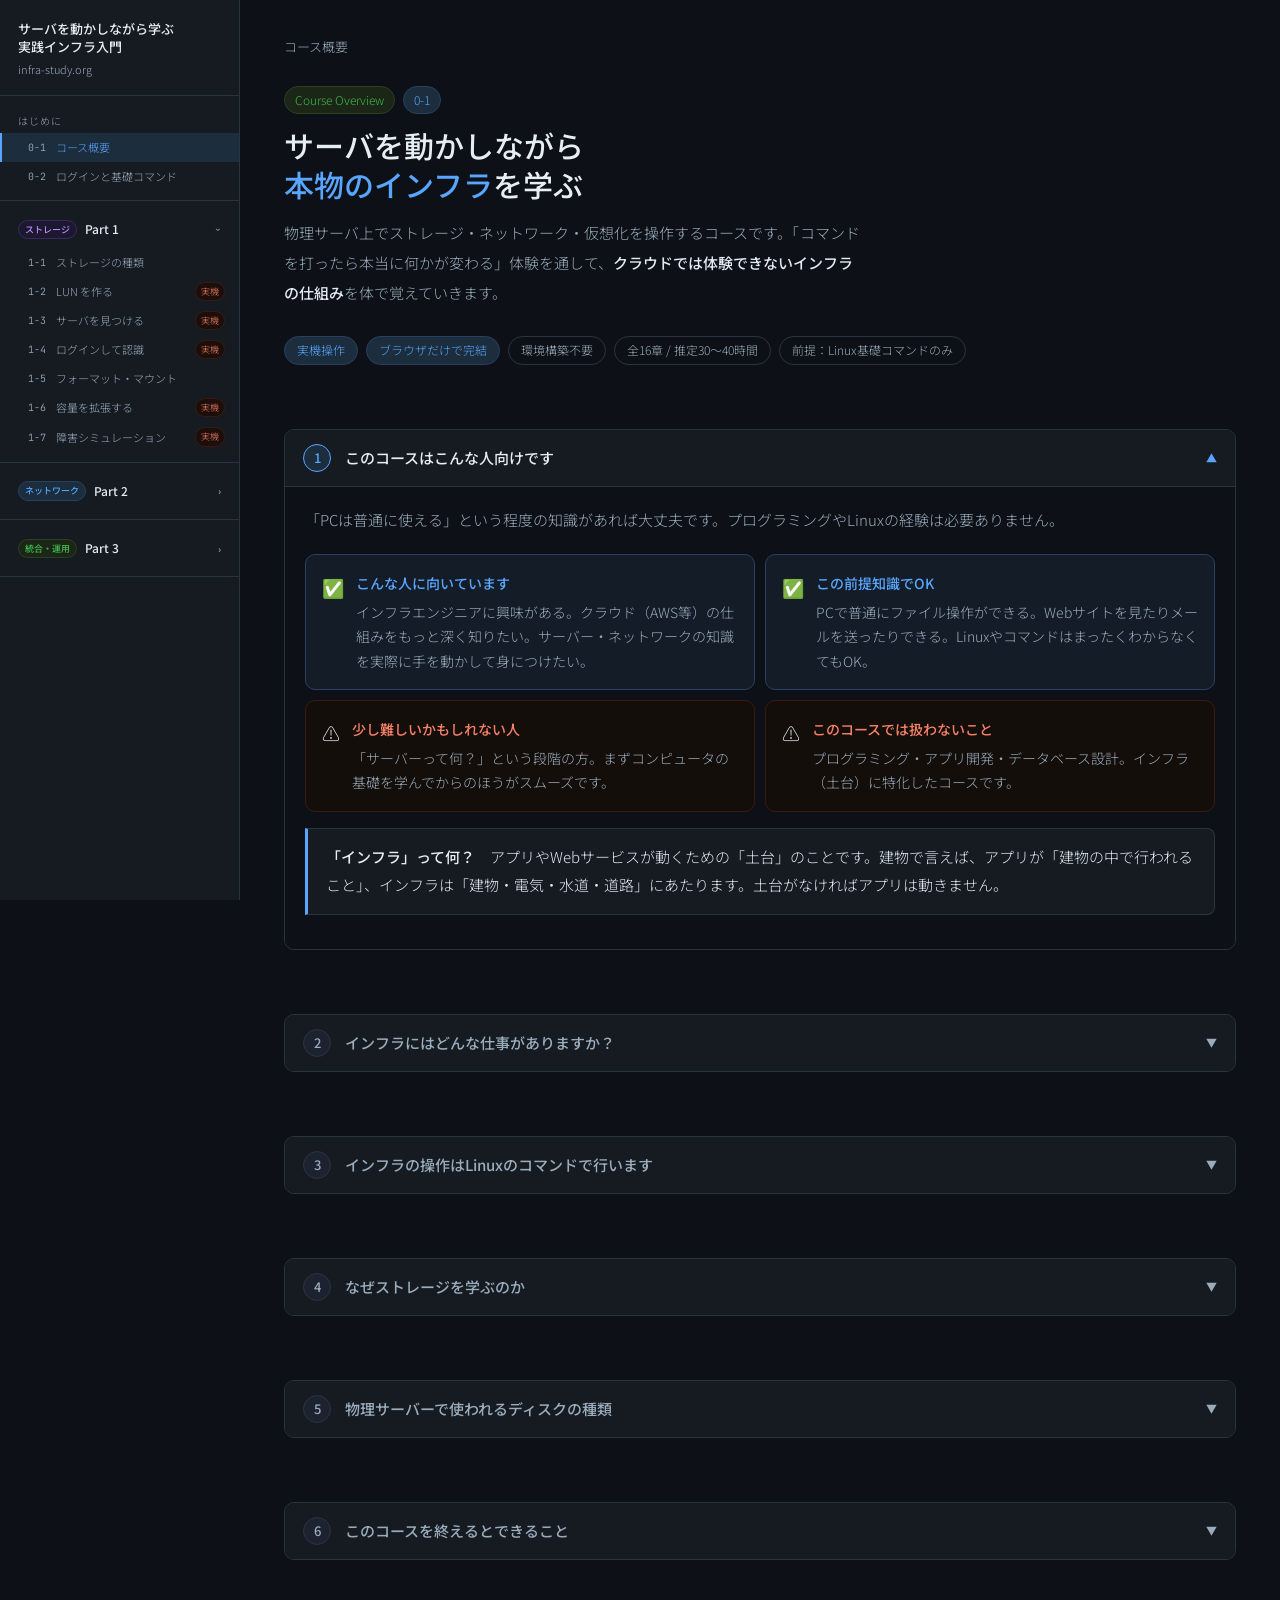
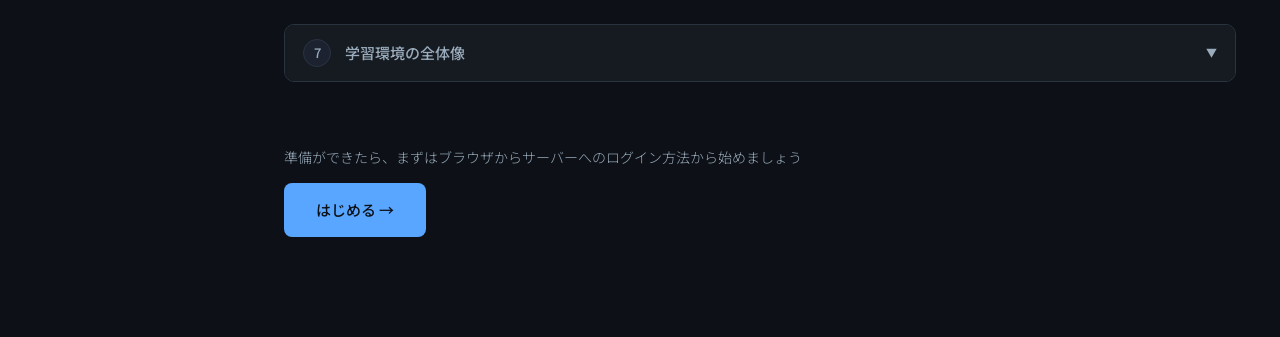
<file: index.html>
<!DOCTYPE html>
<html lang="ja">
<head>
<meta charset="UTF-8">
<meta name="viewport" content="width=device-width, initial-scale=1.0">
<title>コース概要 — 実践インフラ入門</title>
<link rel="stylesheet" href="style.css">
<style>
/* index.html 固有スタイル（style.cssで定義できないもののみ） */

/* ヒーロー */
.hero { margin-bottom: 64px; }
.hero-title { font-size: 30px; font-weight: 500; color: #e6edf3; line-height: 1.3; margin-bottom: 14px; }
.hero-title span { color: var(--accent); }
.hero-desc { font-size: 15px; color: var(--muted); max-width: 580px; line-height: 2; margin-bottom: 28px; }
.hero-desc strong { color: var(--text); font-weight: 500; }
.hero-badges { display: flex; gap: 8px; flex-wrap: wrap; }
.badge { font-size: 12px; padding: 3px 12px; border-radius: 99px; border: 1px solid var(--border); color: var(--muted); }
.badge.hl { border-color: #2a4060; color: var(--accent); background: #1c2d3d; }

/* 対象者 */
.target-grid { display: grid; grid-template-columns: 1fr 1fr; gap: 10px; margin-bottom: 16px; }
.target-card { background: var(--bg2); border: 1px solid var(--border); border-radius: 10px; padding: 16px; display: flex; gap: 12px; align-items: flex-start; }
.target-card.yes { border-color: #2a4060; background: #141c28; }
.target-card.no  { border-color: #3a1a10; background: #140e0b; }
.tc-icon { font-size: 18px; flex-shrink: 0; margin-top: 1px; }
.tc-body { font-size: 14px; color: var(--muted); line-height: 1.75; }
.tc-body strong { display: block; font-weight: 500; margin-bottom: 4px; }
.tc-body.yes strong { color: var(--accent); }
.tc-body.no  strong { color: var(--coral); }

/* インフラ領域 */
.infra-layers { display: flex; flex-direction: column; gap: 10px; margin-bottom: 20px; }
.infra-layer { display: flex; gap: 14px; align-items: flex-start; padding: 14px 16px; border-radius: 10px; background: var(--bg2); border: 1px solid var(--border); }
.infra-layer.hl { border-color: #2a4060; background: #141c28; }
.il-icon { font-size: 22px; flex-shrink: 0; margin-top: 2px; }
.il-body { flex: 1; }
.il-title { font-size: 15px; font-weight: 500; color: #e6edf3; margin-bottom: 5px; }
.il-desc { font-size: 14px; color: var(--muted); line-height: 1.75; }
.il-desc strong { color: var(--text); font-weight: 500; }
.il-tag { font-size: 11px; padding: 2px 10px; border-radius: 99px; white-space: nowrap; margin-left: auto; flex-shrink: 0; align-self: flex-start; background: #1c2d3d; color: var(--accent); border: 1px solid #2a4060; }

/* 職種カード */
.roles-scroll { display: flex; gap: 10px; overflow-x: auto; padding-bottom: 10px; scroll-snap-type: x mandatory; }
.roles-scroll::-webkit-scrollbar { height: 4px; }
.roles-scroll::-webkit-scrollbar-thumb { background: var(--border); border-radius: 2px; }
.role-card { flex: 0 0 220px; scroll-snap-align: start; background: var(--bg2); border: 1px solid var(--border); border-radius: 12px; padding: 18px; display: flex; flex-direction: column; gap: 8px; }
.role-card.this { border-color: #2a4060; background: #141c28; }
.role-icon { font-size: 22px; }
.role-name { font-size: 15px; font-weight: 500; color: #e6edf3; }
.role-desc { font-size: 13px; color: var(--muted); line-height: 1.75; flex: 1; }
.role-tag { font-size: 11px; padding: 2px 8px; border-radius: 99px; background: var(--bg3); color: var(--muted); border: 1px solid var(--border); align-self: flex-start; }
.role-tag.acc { background: #1c2d3d; color: var(--accent); border-color: #2a4060; }
.scroll-hint { font-size: 12px; color: var(--muted); margin-top: 6px; text-align: right; }

/* 日常作業 */
.day-box { background: var(--bg2); border: 1px solid var(--border); border-radius: 12px; padding: 20px 22px; margin-top: 20px; }
.day-title { font-size: 13px; color: var(--muted); margin-bottom: 16px; }
.day-step { display: flex; gap: 14px; align-items: flex-start; padding: 12px 0; border-bottom: 1px solid var(--border); }
.day-step:last-child { border-bottom: none; }
.day-num { width: 28px; height: 28px; border-radius: 50%; background: var(--bg3); border: 1px solid var(--border); display: flex; align-items: center; justify-content: center; font-size: 13px; font-weight: 500; color: var(--muted); flex-shrink: 0; }
.day-step.hl .day-num { background: #1c2d3d; border-color: #2a4060; color: var(--accent); }
.day-step-title { font-size: 15px; font-weight: 500; color: #e6edf3; margin-bottom: 4px; }
.day-step.hl .day-step-title { color: var(--accent); }
.day-step-desc { font-size: 14px; color: var(--muted); line-height: 1.75; }
.day-step-desc strong { color: var(--text); font-weight: 500; }

/* Linux比較 */
.linux-compare { display: grid; grid-template-columns: 1fr 1fr; gap: 10px; margin-bottom: 16px; }
.lc-card { background: var(--bg2); border: 1px solid var(--border); border-radius: 10px; padding: 18px; }
.lc-card.hl { border-color: #2a4060; background: #141c28; }
.lc-title { font-size: 15px; font-weight: 500; color: #e6edf3; margin-bottom: 10px; }
.lc-body { font-size: 14px; color: var(--muted); line-height: 1.85; }
.lc-body strong { color: var(--text); font-weight: 500; }

/* ディスク */
.disk-cards { display: flex; gap: 10px; flex-wrap: wrap; margin-bottom: 16px; }
.disk-card { flex: 1 1 200px; background: var(--bg2); border: 1px solid var(--border); border-radius: 10px; padding: 16px; }
.disk-card.hl { border-color: #2a5c1c; }
.disk-card-title { font-size: 15px; font-weight: 500; color: #e6edf3; margin-bottom: 8px; }
.disk-card-body { font-size: 14px; color: var(--muted); line-height: 1.85; }
.disk-card-body strong { color: var(--text); font-weight: 500; }
.disk-compare { background: var(--bg2); border: 1px solid var(--border); border-radius: 10px; overflow: hidden; margin-bottom: 16px; }
.dc-header { display: grid; grid-template-columns: 130px 1fr 1fr; background: var(--bg3); border-bottom: 1px solid var(--border); font-size: 12px; color: var(--muted); }
.dc-header div { padding: 8px 14px; }
.dc-row { display: grid; grid-template-columns: 130px 1fr 1fr; border-bottom: 1px solid var(--border); font-size: 13px; }
.dc-row:last-child { border-bottom: none; }
.dc-row div { padding: 10px 14px; color: var(--muted); line-height: 1.6; }
.dc-row .dc-label { color: var(--text); font-weight: 500; }
.dc-row .good { color: var(--green); }
.dc-row .bad  { color: var(--coral); }

/* ゴール */
.goal-scroll { display: flex; gap: 10px; overflow-x: auto; padding-bottom: 10px; scroll-snap-type: x mandatory; }
.goal-scroll::-webkit-scrollbar { height: 4px; }
.goal-scroll::-webkit-scrollbar-thumb { background: var(--border); border-radius: 2px; }
.goal-card { flex: 0 0 220px; scroll-snap-align: start; background: var(--bg2); border: 1px solid var(--border); border-radius: 12px; padding: 18px; transition: border-color 0.15s; }
.goal-card:hover { border-color: var(--green); }
.goal-icon-lg { font-size: 28px; margin-bottom: 10px; }
.goal-title { font-size: 15px; font-weight: 500; color: #e6edf3; margin-bottom: 6px; line-height: 1.4; }
.goal-body { font-size: 13px; color: var(--muted); line-height: 1.75; }

/* 構成図 */
.arch-box { background: var(--bg2); border: 1px solid var(--border); border-radius: 12px; padding: 24px 16px 18px; }
.arch-controls { display: flex; align-items: center; gap: 10px; margin-top: 16px; }
.arch-btn { display: inline-flex; align-items: center; gap: 6px; padding: 8px 18px; border-radius: 6px; border: 1px solid var(--border); background: var(--bg3); color: var(--text); font-size: 13px; font-family: 'Noto Sans JP', sans-serif; cursor: pointer; transition: all 0.15s; }
.arch-btn:hover { border-color: var(--accent); color: var(--accent); }
.arch-btn.primary { background: #1c2d3d; border-color: var(--accent); color: var(--accent); }
.arch-step-label { margin-left: auto; font-size: 12px; color: var(--muted); font-family: 'JetBrains Mono', monospace; }
.arch-node { opacity: 0; transition: opacity 0.5s; }
.arch-node.show { opacity: 1; }
@keyframes dash-move { to { stroke-dashoffset: -20; } }
.arrow-anim { stroke-dasharray: 6 4; animation: dash-move 1s linear infinite; }

/* スタート */
.start-area { display: flex; flex-direction: column; align-items: flex-start; gap: 14px; }
.start-note { font-size: 14px; color: var(--muted); }
.start-btn { display: inline-flex; align-items: center; gap: 8px; padding: 14px 32px; border-radius: 8px; background: var(--accent); color: #0d1117; font-size: 15px; font-weight: 500; font-family: 'Noto Sans JP', sans-serif; border: none; cursor: pointer; text-decoration: none; transition: opacity 0.15s; }
.start-btn:hover { opacity: 0.88; }

/* ポイントボックス */
.point-box { display: flex; gap: 12px; align-items: flex-start; background: #161c2a; border: 1px solid #2a3d6e; border-left: 3px solid var(--accent); border-radius: 0 8px 8px 0; padding: 14px 18px; font-size: 14px; color: var(--text); line-height: 1.85; margin-top: 16px; }
.point-box.green { border-left-color: var(--green); border-color: #2a5c1c; background: #0e1c0d; }
.point-box strong { color: #e6edf3; font-weight: 500; }
.pb-icon { font-size: 18px; flex-shrink: 0; margin-top: 1px; }
</style>
</head>
<body class="layout-page" data-page="index.html">
<div class="sb-main-wrap">
<div class="content-scroll">

  <!-- パンくず（lesson_iscsi_discoveryに合わせた形式） -->
  <div class="breadcrumb" style="margin-bottom:28px">
    <span style="color:var(--muted)">コース概要</span>
  </div>

  <!-- ヒーロー -->
  <div class="hero">
    <div class="lesson-tags" style="margin-bottom:12px">
      <span class="ltag">Course Overview</span>
      <span class="ltag blue">0-1</span>
    </div>
    <h1 class="hero-title">サーバを動かしながら<br><span>本物のインフラ</span>を学ぶ</h1>
    <p class="hero-desc">物理サーバ上でストレージ・ネットワーク・仮想化を操作するコースです。「コマンドを打ったら本当に何かが変わる」体験を通して、<strong>クラウドでは体験できないインフラの仕組み</strong>を体で覚えていきます。</p>
    <div class="hero-badges">
      <span class="badge hl">実機操作</span>
      <span class="badge hl">ブラウザだけで完結</span>
      <span class="badge">環境構築不要</span>
      <span class="badge">全16章 / 推定30〜40時間</span>
      <span class="badge">前提：Linux基礎コマンドのみ</span>
    </div>
  </div>

  <!-- ① 対象者（アコーディオン） -->
  <div class="page-section">
    <div class="step-section open">
      <div class="step-header" onclick="toggleStep(this)">
        <span class="step-num">1</span>
        <span class="step-title">このコースはこんな人向けです</span>
        <span class="step-chevron">▼</span>
      </div>
      <div class="step-body">
        <p class="page-lead">「PCは普通に使える」という程度の知識があれば大丈夫です。プログラミングやLinuxの経験は必要ありません。</p>
        <div class="target-grid">
          <div class="target-card yes"><span class="tc-icon">✅</span><div class="tc-body yes"><strong>こんな人に向いています</strong>インフラエンジニアに興味がある。クラウド（AWS等）の仕組みをもっと深く知りたい。サーバー・ネットワークの知識を実際に手を動かして身につけたい。</div></div>
          <div class="target-card yes"><span class="tc-icon">✅</span><div class="tc-body yes"><strong>この前提知識でOK</strong>PCで普通にファイル操作ができる。Webサイトを見たりメールを送ったりできる。LinuxやコマンドはまったくわからなくてもOK。</div></div>
          <div class="target-card no"><span class="tc-icon">⚠️</span><div class="tc-body no"><strong>少し難しいかもしれない人</strong>「サーバーって何？」という段階の方。まずコンピュータの基礎を学んでからのほうがスムーズです。</div></div>
          <div class="target-card no"><span class="tc-icon">⚠️</span><div class="tc-body no"><strong>このコースでは扱わないこと</strong>プログラミング・アプリ開発・データベース設計。インフラ（土台）に特化したコースです。</div></div>
        </div>
        <div class="expl"><strong>「インフラ」って何？</strong>　アプリやWebサービスが動くための「土台」のことです。建物で言えば、アプリが「建物の中で行われること」、インフラは「建物・電気・水道・道路」にあたります。土台がなければアプリは動きません。</div>
      </div>
    </div>
  </div>

  <!-- ② インフラの全体像（アコーディオン） -->
  <div class="page-section">
    <div class="step-section">
      <div class="step-header" onclick="toggleStep(this)">
        <span class="step-num">2</span>
        <span class="step-title">インフラにはどんな仕事がありますか？</span>
        <span class="step-chevron">▼</span>
      </div>
      <div class="step-body">
        <p class="page-lead">「インフラエンジニア」といっても仕事の内容はさまざまです。大きく3つの領域に分けて考えてみましょう。<strong>このコースはその3つを実際の機器で体験できます。</strong></p>
        <div class="infra-layers">
          <div class="infra-layer hl"><span class="il-icon">🖥️</span><div class="il-body"><div class="il-title">サーバー — 「処理」を担う機械</div><div class="il-desc">アプリケーションやWebサイトを動かすコンピュータです。24時間365日止まらずに動き続けることを前提に設計されています。<strong>サーバーの操作はほぼすべてLinuxのコマンド</strong>で行います。</div></div><span class="il-tag">Part 0〜1 で体験</span></div>
          <div class="infra-layer hl"><span class="il-icon">💾</span><div class="il-body"><div class="il-title">ストレージ — 「保存」を担うディスク</div><div class="il-desc">データを保存する装置です。「どのサーバーにどれだけの容量を割り当てるか」「ネットワーク経由でディスクを共有する」といった設計・操作も<strong>インフラエンジニアの日常業務</strong>です。</div></div><span class="il-tag">Part 1 で体験</span></div>
          <div class="infra-layer hl"><span class="il-icon">🌐</span><div class="il-body"><div class="il-title">ネットワーク — 「繋ぐ」を担う経路</div><div class="il-desc">サーバー同士やインターネットを繋ぐ仕組みです。「通信が届かない」「遅い」といった障害の原因調査にはネットワークの知識が必須です。<strong>ストレージもネットワーク経由で繋がる</strong>ため、切り離せない知識です。</div></div><span class="il-tag">Part 2 で体験</span></div>
        </div>
        <div class="roles-scroll">
          <div class="role-card this"><div class="role-icon">🖥️</div><div class="role-name">サーバーエンジニア</div><div class="role-desc">サーバーにOSをインストールし、アプリが動く環境を作る仕事です。作業の中心は<strong style="color:#e6edf3">Linuxのコマンド操作</strong>で、ディスクの追加・設定もコマンドで行います。</div><span class="role-tag acc">このコースの中心</span></div>
          <div class="role-card this"><div class="role-icon">🌐</div><div class="role-name">ネットワークエンジニア</div><div class="role-desc">サーバー同士やインターネットを繋ぐネットワークを設計・構築する仕事です。<strong style="color:#e6edf3">Part 2</strong>でLinuxを使って仮想的に体験できます。</div><span class="role-tag acc">Part 2 で体験</span></div>
          <div class="role-card this"><div class="role-icon">💾</div><div class="role-name">ストレージエンジニア</div><div class="role-desc">サーバーが使うディスクを設計・管理する仕事です。サーバーエンジニアと兼務することが多く、<strong style="color:#e6edf3">OSの操作と一体</strong>で行われます。</div><span class="role-tag acc">Part 1 で体験</span></div>
          <div class="role-card"><div class="role-icon">☁️</div><div class="role-name">クラウドエンジニア</div><div class="role-desc">AWS・GCP・Azureを使ってシステムを構築・運用する仕事です。クラウドのサービスはオンプレのサーバー・ストレージ・ネットワークを抽象化したもので、<strong style="color:#e6edf3">このコースが直接の土台</strong>になります。</div><span class="role-tag">このコースが土台に</span></div>
          <div class="role-card"><div class="role-icon">🔒</div><div class="role-name">セキュリティエンジニア</div><div class="role-desc">不正アクセスを防ぎデータを守る設計をする仕事です。<strong style="color:#e6edf3">Part 3の権限設計</strong>が土台になります。</div><span class="role-tag">Part 3 で体験</span></div>
          <div class="role-card"><div class="role-icon">⚙️</div><div class="role-name">SRE / DevOps</div><div class="role-desc">システムの信頼性を高め障害を減らす仕事です。障害発生時の<strong style="color:#e6edf3">原因特定・復旧</strong>にはインフラ全域の知識が必要です。</div><span class="role-tag">監視・障害対応は Part 3</span></div>
        </div>
        <p class="scroll-hint">← 横にスクロールできます</p>
        <div class="day-box">
          <div class="day-title">📋 サーバーエンジニアの日常作業イメージ — ストレージとNWはOS操作と一体で出てきます</div>
          <div class="day-step"><div class="day-num">1</div><div><div class="day-step-title">サーバーにSSHでログインする</div><div class="day-step-desc">ブラウザやターミナルからサーバーに接続します。ここから先の作業はすべてLinuxのコマンド操作です。</div></div></div>
          <div class="day-step"><div class="day-num">2</div><div><div class="day-step-title">OSやアプリケーションの状態を確認する</div><div class="day-step-desc">プロセスの状態確認・ログ調査・設定変更など。作業時間の大半はここです。</div></div></div>
          <div class="day-step hl"><div class="day-num">3</div><div><div class="day-step-title">ストレージ（ディスク）を操作する ← Part 1で学ぶ</div><div class="day-step-desc"><strong>新しいディスクを追加してマウントする・容量を拡張する・ネットワーク越しにディスクを繋ぐ</strong>など。サーバーが止まる障害の多くがストレージ絡みです。</div></div></div>
          <div class="day-step hl"><div class="day-num">4</div><div><div class="day-step-title">ネットワークの設定・確認をする ← Part 2で学ぶ</div><div class="day-step-desc"><strong>IPアドレスの設定・ルーティングの確認・通信が届かない原因の調査</strong>など。ストレージもネットワーク経由で繋がるため、NWの知識がないとストレージ障害の切り分けができません。</div></div></div>
        </div>
      </div>
    </div>
  </div>

  <!-- ③ Linuxとコマンド（アコーディオン） -->
  <div class="page-section">
    <div class="step-section">
      <div class="step-header" onclick="toggleStep(this)">
        <span class="step-num">3</span>
        <span class="step-title">インフラの操作はLinuxのコマンドで行います</span>
        <span class="step-chevron">▼</span>
      </div>
      <div class="step-body">
        <p class="page-lead">インフラエンジニアが「サーバーを操作する」とき、その多くは<strong>Linux（リナックス）</strong>というOSを通じて行います。</p>
        <div class="linux-compare">
          <div class="lc-card"><div class="lc-title">🪟 Windows（普段使うPC）</div><div class="lc-body">マウスでアイコンをクリックして操作します。グラフィカルな画面（GUI）が中心で視覚的にわかりやすい反面、自動化や遠隔操作には不向きな場面があります。</div></div>
          <div class="lc-card hl"><div class="lc-title">🐧 Linux（サーバーで使われるOS）</div><div class="lc-body"><strong>キーボードで「命令文（コマンド）」を打ち込んで操作します。</strong>軽い・安定している・無料・自動化しやすいため、世界中のWebサーバーの約90%はLinuxで動いています。</div></div>
        </div>
        <div class="cmd-block">
          <div class="cmd-header"><span class="dot r"></span><span class="dot y"></span><span class="dot g"></span><span>Linux ターミナル（黒い画面）</span></div>
          <div class="cmd-body">
            <div style="margin-bottom:10px"><span class="cmd-prompt">$ </span><span class="cmd-text">ls</span><span class="cmd-comment"># 今いるフォルダの中身を表示する</span></div>
            <div style="margin-bottom:10px"><span class="cmd-prompt">$ </span><span class="cmd-text">df -h</span><span class="cmd-comment"># ディスクの使用量を確認する</span></div>
            <div><span class="cmd-prompt">$ </span><span class="cmd-text">sudo iscsiadm -m discovery -t sendtargets -p 192.168.1.201</span><span class="cmd-comment"># ストレージサーバーを探す</span></div>
          </div>
        </div>
        <div class="point-box"><span class="pb-icon">💡</span><div>コマンドは最初は難しく見えますが、<strong>決まったパターンを少しずつ覚えていく</strong>だけです。このコースでは1つ1つのコマンドについて「何をするコマンドか」「なぜ打つのか」を必ず説明してから実行します。いきなり打たされることはありません。</div></div>
      </div>
    </div>
  </div>

  <!-- ④ なぜストレージを学ぶか（アコーディオン） -->
  <div class="page-section">
    <div class="step-section">
      <div class="step-header" onclick="toggleStep(this)">
        <span class="step-num">4</span>
        <span class="step-title">なぜストレージを学ぶのか</span>
        <span class="step-chevron">▼</span>
      </div>
      <div class="step-body">
        <p class="page-lead">「ストレージ（ディスク）」はインフラの中でも地味に見えますが、<strong>すべてのサーバーに関わる最も基本的な要素</strong>です。</p>
        <div class="infra-layers">
          <div class="infra-layer"><span class="il-icon">1️⃣</span><div class="il-body"><div class="il-title">OSもアプリもデータも、すべてディスクに入っている</div><div class="il-desc">Windowsが起動するときも、Webサーバーが動くときも、すべてのプログラムとデータはディスクから読み込まれます。<strong>ディスクがなければ何も動きません。</strong></div></div></div>
          <div class="infra-layer"><span class="il-icon">2️⃣</span><div class="il-body"><div class="il-title">ディスクの追加・設定はLinuxのコマンドで行う</div><div class="il-desc">新しいディスクを追加したとき、容量が足りなくなったとき、すべて<strong>コマンドで直接操作</strong>します。実際に手を動かさないと身につきません。</div></div></div>
          <div class="infra-layer"><span class="il-icon">3️⃣</span><div class="il-body"><div class="il-title">サーバー障害の多くはストレージが絡んでいる</div><div class="il-desc">「サーバーが遅い」「アプリが止まった」という障害の原因を調べると、<strong>ディスクの容量不足・読み書きエラー・ネットワーク経由のディスク接続の問題</strong>であることが非常に多いです。</div></div></div>
        </div>
      </div>
    </div>
  </div>

  <!-- ⑤ ディスクの基礎知識（アコーディオン） -->
  <div class="page-section">
    <div class="step-section">
      <div class="step-header" onclick="toggleStep(this)">
        <span class="step-num">5</span>
        <span class="step-title">物理サーバーで使われるディスクの種類</span>
        <span class="step-chevron">▼</span>
      </div>
      <div class="step-body">
        <p class="page-lead">このコースでは<strong>実際の物理サーバー（HP ML30）</strong>を使います。クラウドでは見えない「ハードウェアとしてのディスク」を触るからこそ学べることがあります。</p>
        <div class="disk-cards">
          <div class="disk-card"><div class="disk-card-title">💿 HDD（ハードディスクドライブ）</div><div class="disk-card-body">金属の円盤を高速回転させ磁気でデータを読み書きする装置です。<strong>容量あたりの価格が安く</strong>大容量に向いています。読み書き速度はSSDより遅いです。</div></div>
          <div class="disk-card"><div class="disk-card-title">⚡ SSD（ソリッドステートドライブ）</div><div class="disk-card-body">フラッシュメモリでデータを記録します。回転する部品がないため<strong>読み書きが非常に速く衝撃にも強い</strong>特徴があります。OSやデータベース用として広く使われます。</div></div>
        </div>
        <p style="font-size:15px;font-weight:500;color:#e6edf3;margin:20px 0 10px">SAS と SATA — サーバーとディスクの接続方式</p>
        <div class="disk-compare">
          <div class="dc-header"><div></div><div>SAS（サス）</div><div>SATA（サタ）</div></div>
          <div class="dc-row"><div class="dc-label">主な用途</div><div>企業のサーバー・ストレージ</div><div>個人用PC・一般サーバー</div></div>
          <div class="dc-row"><div class="dc-label">読み書き速度</div><div class="good">速い（12Gbps）</div><div>普通（6Gbps）</div></div>
          <div class="dc-row"><div class="dc-label">同時アクセス</div><div class="good">複数同時に強い</div><div>1方向が基本</div></div>
          <div class="dc-row"><div class="dc-label">価格</div><div class="bad">高め</div><div class="good">安め</div></div>
          <div class="dc-row"><div class="dc-label">このコースでは</div><div>HP ML30に搭載済み</div><div>参考として理解する</div></div>
        </div>
        <p style="font-size:15px;font-weight:500;color:#e6edf3;margin:20px 0 10px">iSCSI — ネットワーク越しにディスクを使う仕組み</p>
        <div class="disk-cards">
          <div class="disk-card"><div class="disk-card-title">🔌 従来：ケーブルで直接繋ぐ</div><div class="disk-card-body">SAS/SATAケーブルでサーバーとディスクを1対1で接続します。シンプルですが<strong>ディスクを複数サーバーで共有できない</strong>という制約があります。</div></div>
          <div class="disk-card hl"><div class="disk-card-title">🌐 iSCSI：ネットワークで繋ぐ</div><div class="disk-card-body">ネットワーク経由でディスクに命令を送ります。<strong>複数サーバーがディスクを共有できる</strong>ため企業のデータセンターで広く使われます。<strong>AWSのEBSもこの仕組みの一種</strong>です。</div></div>
        </div>
        <div class="point-box green"><span class="pb-icon">🎯</span><div>このコースでは<strong>物理サーバー（HP ML30）に搭載されたHDDをLinuxのコマンドで操作し、iSCSIを使ってネットワーク越しにディスクをマウントする</strong>ところまで体験します。「クラウドのEBSって何？」という疑問が自分の言葉で説明できるようになります。</div></div>
      </div>
    </div>
  </div>

  <!-- ⑥ ゴール（アコーディオン） -->
  <div class="page-section">
    <div class="step-section">
      <div class="step-header" onclick="toggleStep(this)">
        <span class="step-num">6</span>
        <span class="step-title">このコースを終えるとできること</span>
        <span class="step-chevron">▼</span>
      </div>
      <div class="step-body">
        <div class="goal-scroll">
          <div class="goal-card"><div class="goal-icon-lg">💾</div><div class="goal-title">ネットワーク越しにディスクをマウントできる</div><div class="goal-body">iSCSIを使い、離れたサーバーのディスクをネットワーク経由でマウントして読み書きできます。AWSのEBSと同じ概念を実機で体験します。</div></div>
          <div class="goal-card"><div class="goal-icon-lg">🌐</div><div class="goal-title">LinuxでL2/L3ネットワークを自分で作れる</div><div class="goal-body">仮想スイッチ・ルーターをLinuxで構築し、VLANの分割やルーティングの設定を実際に手を動かして学びます。</div></div>
          <div class="goal-card"><div class="goal-icon-lg">🔧</div><div class="goal-title">障害を自分で再現して切り分けられる</div><div class="goal-body">意図的に遅延やパケットロスを発生させ、症状から原因を特定して復旧する一連の流れを体験します。</div></div>
          <div class="goal-card"><div class="goal-icon-lg">🖥️</div><div class="goal-title">仮想化基盤の権限設計を理解できる</div><div class="goal-body">Proxmoxの権限モデルでユーザーを分離する設計を体験します。クラウドのIAMと同じ考え方がわかるようになります。</div></div>
        </div>
        <p class="scroll-hint" style="margin-top:6px">← 横にスクロールできます</p>
      </div>
    </div>
  </div>

  <!-- ⑦ 学習環境（アコーディオン） -->
  <div class="page-section">
    <div class="step-section">
      <div class="step-header" onclick="toggleStep(this)">
        <span class="step-num">7</span>
        <span class="step-title">学習環境の全体像</span>
        <span class="step-chevron">▼</span>
      </div>
      <div class="step-body">
        <p class="page-lead">あなたは<strong>手元のPC・スマホのブラウザだけ</strong>で操作します。専用ソフトのインストールは不要です。▶ ボタンを押すと接続の流れが順番に表示されます。</p>
        <div class="arch-box">
          <svg id="arch-svg" width="100%" viewBox="0 0 720 280" xmlns="http://www.w3.org/2000/svg">
            <defs>
              <marker id="arr-b" viewBox="0 0 10 10" refX="8" refY="5" markerWidth="6" markerHeight="6" orient="auto-start-reverse"><path d="M2 1L8 5L2 9" fill="none" stroke="#58a6ff" stroke-width="1.5" stroke-linecap="round"/></marker>
              <marker id="arr-g" viewBox="0 0 10 10" refX="8" refY="5" markerWidth="6" markerHeight="6" orient="auto-start-reverse"><path d="M2 1L8 5L2 9" fill="none" stroke="#3fb950" stroke-width="1.5" stroke-linecap="round"/></marker>
              <marker id="arr-p" viewBox="0 0 10 10" refX="8" refY="5" markerWidth="6" markerHeight="6" orient="auto-start-reverse"><path d="M2 1L8 5L2 9" fill="none" stroke="#bc8cff" stroke-width="1.5" stroke-linecap="round"/></marker>
            </defs>
            <rect x="16" y="96" width="100" height="72" rx="8" fill="#1c2230" stroke="#2a3441" stroke-width="1"/>
            <rect x="28" y="104" width="56" height="38" rx="3" fill="#0d1117" stroke="#3a4a5c" stroke-width="1"/>
            <rect x="50" y="142" width="12" height="5" rx="1" fill="#2a3441"/>
            <rect x="44" y="147" width="24" height="3" rx="1" fill="#2a3441"/>
            <text x="56" y="118" text-anchor="middle" font-family="sans-serif" font-size="7" fill="#58a6ff">██████</text>
            <text x="56" y="130" text-anchor="middle" font-family="sans-serif" font-size="7" fill="#3fb950">█████</text>
            <text x="66" y="182" text-anchor="middle" font-family="Noto Sans JP,sans-serif" font-size="12" fill="#e2eaf3">あなたのPC</text>
            <text x="66" y="198" text-anchor="middle" font-family="Noto Sans JP,sans-serif" font-size="10" fill="#9aacbc">ブラウザで操作</text>
            <g id="arrow-1" class="arch-node"><line x1="118" y1="132" x2="160" y2="132" stroke="#58a6ff" stroke-width="1.5" class="arrow-anim" marker-end="url(#arr-b)"/><text x="139" y="123" text-anchor="middle" font-family="Noto Sans JP,sans-serif" font-size="9" fill="#58a6ff">HTTPS</text></g>
            <g id="node-cf" class="arch-node"><rect x="162" y="106" width="116" height="50" rx="8" fill="#1c2d3d" stroke="#2a4060" stroke-width="1.5"/><text x="220" y="128" text-anchor="middle" font-family="Noto Sans JP,sans-serif" font-size="12" fill="#8ecbff">Cloudflare Tunnel</text><text x="220" y="146" text-anchor="middle" font-family="Noto Sans JP,sans-serif" font-size="10" fill="#9aacbc">インターネット通過</text></g>
            <g id="arrow-2" class="arch-node"><line x1="280" y1="132" x2="322" y2="132" stroke="#58a6ff" stroke-width="1.5" class="arrow-anim" marker-end="url(#arr-b)"/><text x="301" y="123" text-anchor="middle" font-family="Noto Sans JP,sans-serif" font-size="9" fill="#9aacbc">自宅 LAN</text></g>
            <g id="node-ml30" class="arch-node"><rect x="324" y="20" width="382" height="246" rx="10" fill="none" stroke="#2a3441" stroke-width="1" stroke-dasharray="5 3"/><text x="340" y="38" font-family="Noto Sans JP,sans-serif" font-size="10" fill="#9aacbc">HP ML30 Gen10（物理サーバー / Proxmox）</text></g>
            <g id="node-guac" class="arch-node"><rect x="338" y="50" width="120" height="50" rx="8" fill="#2d1b69" stroke="#5a3d9e" stroke-width="1.5"/><text x="398" y="72" text-anchor="middle" font-family="Noto Sans JP,sans-serif" font-size="12" fill="#c4b5fd">Guacamole VM</text><text x="398" y="90" text-anchor="middle" font-family="Noto Sans JP,sans-serif" font-size="10" fill="#a78bfa">ブラウザ→SSH変換</text></g>
            <g id="arrow-3" class="arch-node"><line x1="398" y1="102" x2="398" y2="138" stroke="#bc8cff" stroke-width="1.5" class="arrow-anim" marker-end="url(#arr-p)"/><text x="414" y="124" font-family="Noto Sans JP,sans-serif" font-size="9" fill="#bc8cff">SSH</text></g>
            <g id="node-vm" class="arch-node"><rect x="338" y="140" width="120" height="50" rx="8" fill="#1c2230" stroke="#3a4a6a" stroke-width="1.5"/><text x="398" y="162" text-anchor="middle" font-family="Noto Sans JP,sans-serif" font-size="12" fill="#e2eaf3">あなたの VM</text><text x="398" y="180" text-anchor="middle" font-family="Noto Sans JP,sans-serif" font-size="10" fill="#9aacbc">Ubuntu 22.04</text></g>
            <g id="arrow-4" class="arch-node"><line x1="460" y1="158" x2="498" y2="158" stroke="#3fb950" stroke-width="1.5" stroke-dasharray="5 3" class="arrow-anim" marker-end="url(#arr-g)"/><text x="479" y="149" text-anchor="middle" font-family="Noto Sans JP,sans-serif" font-size="9" fill="#3fb950">iSCSI</text></g>
            <g id="arrow-5" class="arch-node"><line x1="460" y1="172" x2="498" y2="204" stroke="#3fb950" stroke-width="1.5" stroke-dasharray="5 3" class="arrow-anim" marker-end="url(#arr-g)"/></g>
            <g id="node-storage" class="arch-node"><rect x="500" y="136" width="104" height="54" rx="8" fill="#1c2616" stroke="#2a5c1c" stroke-width="1.5"/><text x="552" y="158" text-anchor="middle" font-family="Noto Sans JP,sans-serif" font-size="11" fill="#6fd672">ストレージサーバVM</text><text x="552" y="178" text-anchor="middle" font-family="JetBrains Mono,monospace" font-size="10" fill="#3fb950">targetcli</text></g>
            <g id="node-nwvm" class="arch-node"><rect x="500" y="200" width="104" height="30" rx="8" fill="#1c2d3d" stroke="#2a4060" stroke-width="1.5"/><text x="552" y="220" text-anchor="middle" font-family="Noto Sans JP,sans-serif" font-size="11" fill="#8ecbff">NW 演習 VM</text></g>
            <g id="node-disk" class="arch-node"><rect x="618" y="136" width="70" height="94" rx="8" fill="#1c2230" stroke="#2a3441" stroke-width="1"/><ellipse cx="653" cy="150" rx="18" ry="6" fill="#2a3441" stroke="#3a4a5c" stroke-width="1"/><rect x="635" y="150" width="36" height="44" fill="#1c2230"/><ellipse cx="653" cy="194" rx="18" ry="6" fill="#2a3441" stroke="#3a4a5c" stroke-width="1"/><text x="653" y="220" text-anchor="middle" font-family="Noto Sans JP,sans-serif" font-size="10" fill="#9aacbc">物理 HDD</text></g>
            <g id="arrow-6" class="arch-node"><line x1="606" y1="163" x2="616" y2="163" stroke="#2a3441" stroke-width="1" marker-end="url(#arr-b)"/></g>
            <g id="label-final" class="arch-node"><text x="398" y="218" text-anchor="middle" font-family="Noto Sans JP,sans-serif" font-size="11" fill="#9aacbc">コマンドを打つと</text><text x="398" y="234" text-anchor="middle" font-family="Noto Sans JP,sans-serif" font-size="11" fill="#3fb950">ストレージ・NW に実際の変化が起きる</text></g>
          </svg>
          <div class="arch-controls">
            <button class="arch-btn primary" id="arch-play" onclick="archPlay()">▶ 接続の流れを見る</button>
            <button class="arch-btn" onclick="archReset()">↺ リセット</button>
            <span class="arch-step-label" id="arch-step-label">ステップ 0 / 4</span>
          </div>
        </div>
      </div>
    </div>
  </div>

  <!-- スタート -->
  <div class="start-area">
    <p class="start-note">準備ができたら、まずはブラウザからサーバーへのログイン方法から始めましょう</p>
    <a href="intro.html" class="start-btn">はじめる →</a>
  </div>

</div>
</div>

<script>
const archSteps = [
  [],
  ['arrow-1','node-cf'],
  ['arrow-2','node-ml30','node-guac'],
  ['arrow-3','node-vm'],
  ['arrow-4','arrow-5','node-storage','node-nwvm','node-disk','arrow-6','label-final'],
];
let archCur = 0, archTimer = null;
function archShowStep(n) {
  archCur = n;
  for (let i = 1; i < archSteps.length; i++) {
    archSteps[i].forEach(id => { const el = document.getElementById(id); if (el) el.classList.toggle('show', i <= n); });
  }
  document.getElementById('arch-step-label').textContent = `ステップ ${n} / ${archSteps.length - 1}`;
}
function archPlay() {
  archReset();
  document.getElementById('arch-play').textContent = '再生中...';
  let s = 1;
  function next() {
    if (s < archSteps.length) { archShowStep(s++); archTimer = setTimeout(next, 900); }
    else { document.getElementById('arch-play').textContent = '▶ もう一度見る'; }
  }
  next();
}
function archReset() {
  clearTimeout(archTimer); archShowStep(0);
  document.getElementById('arch-play').textContent = '▶ 接続の流れを見る';
}
</script>
<script src="common.js"></script>
<script src="sidebar.js"></script>
</body>
</html>
</file>
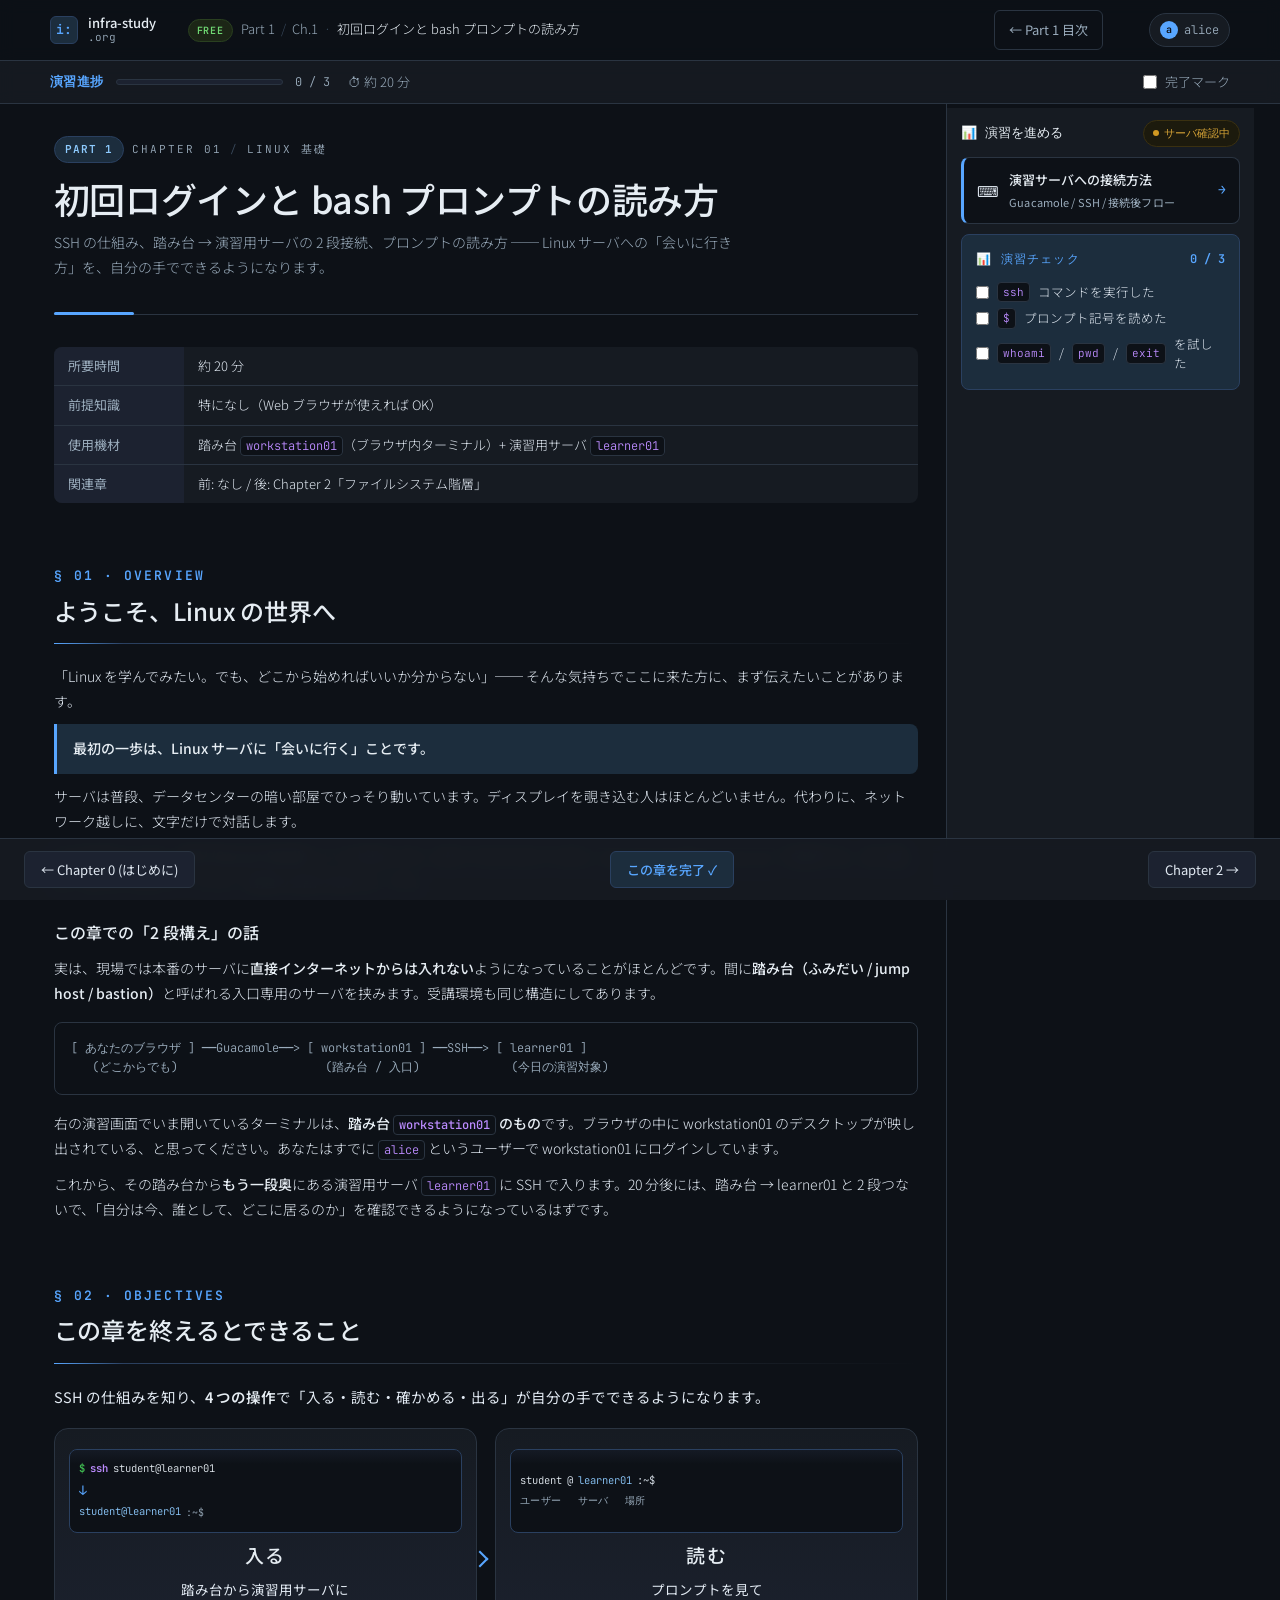
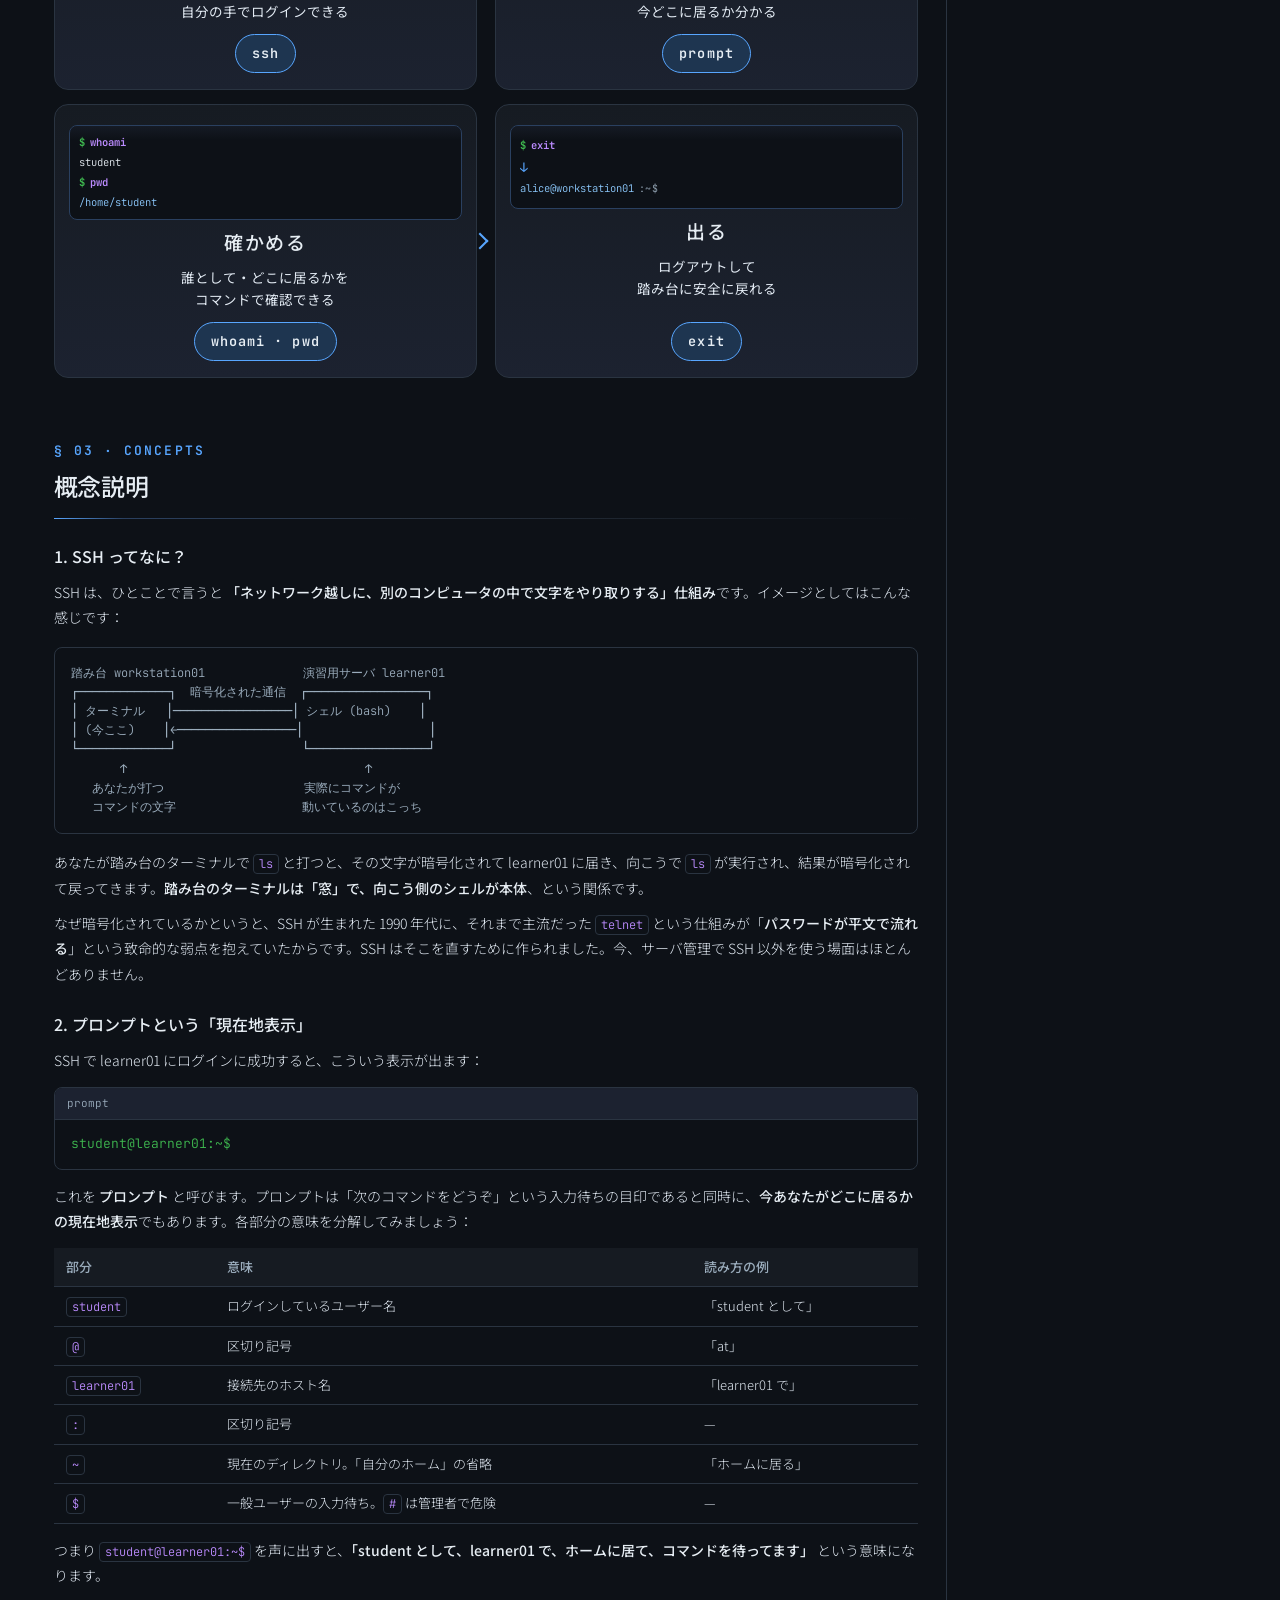
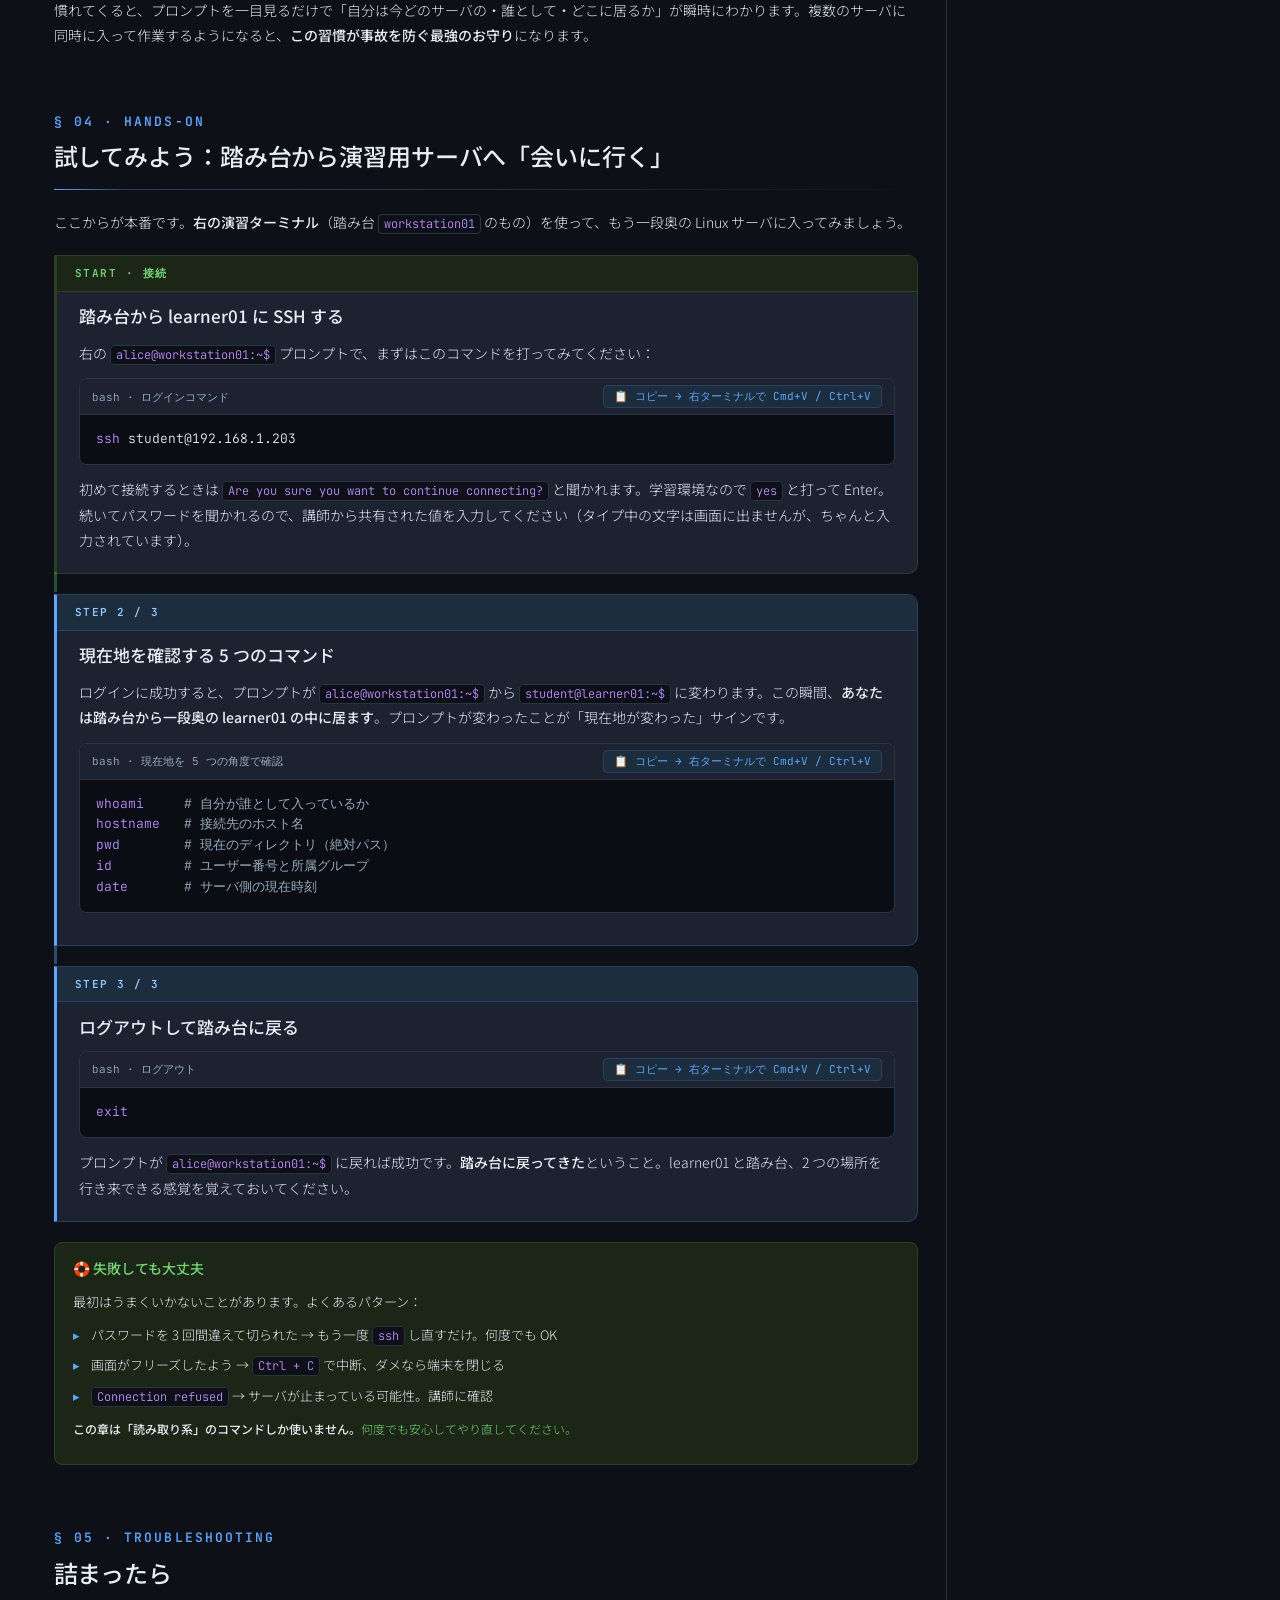
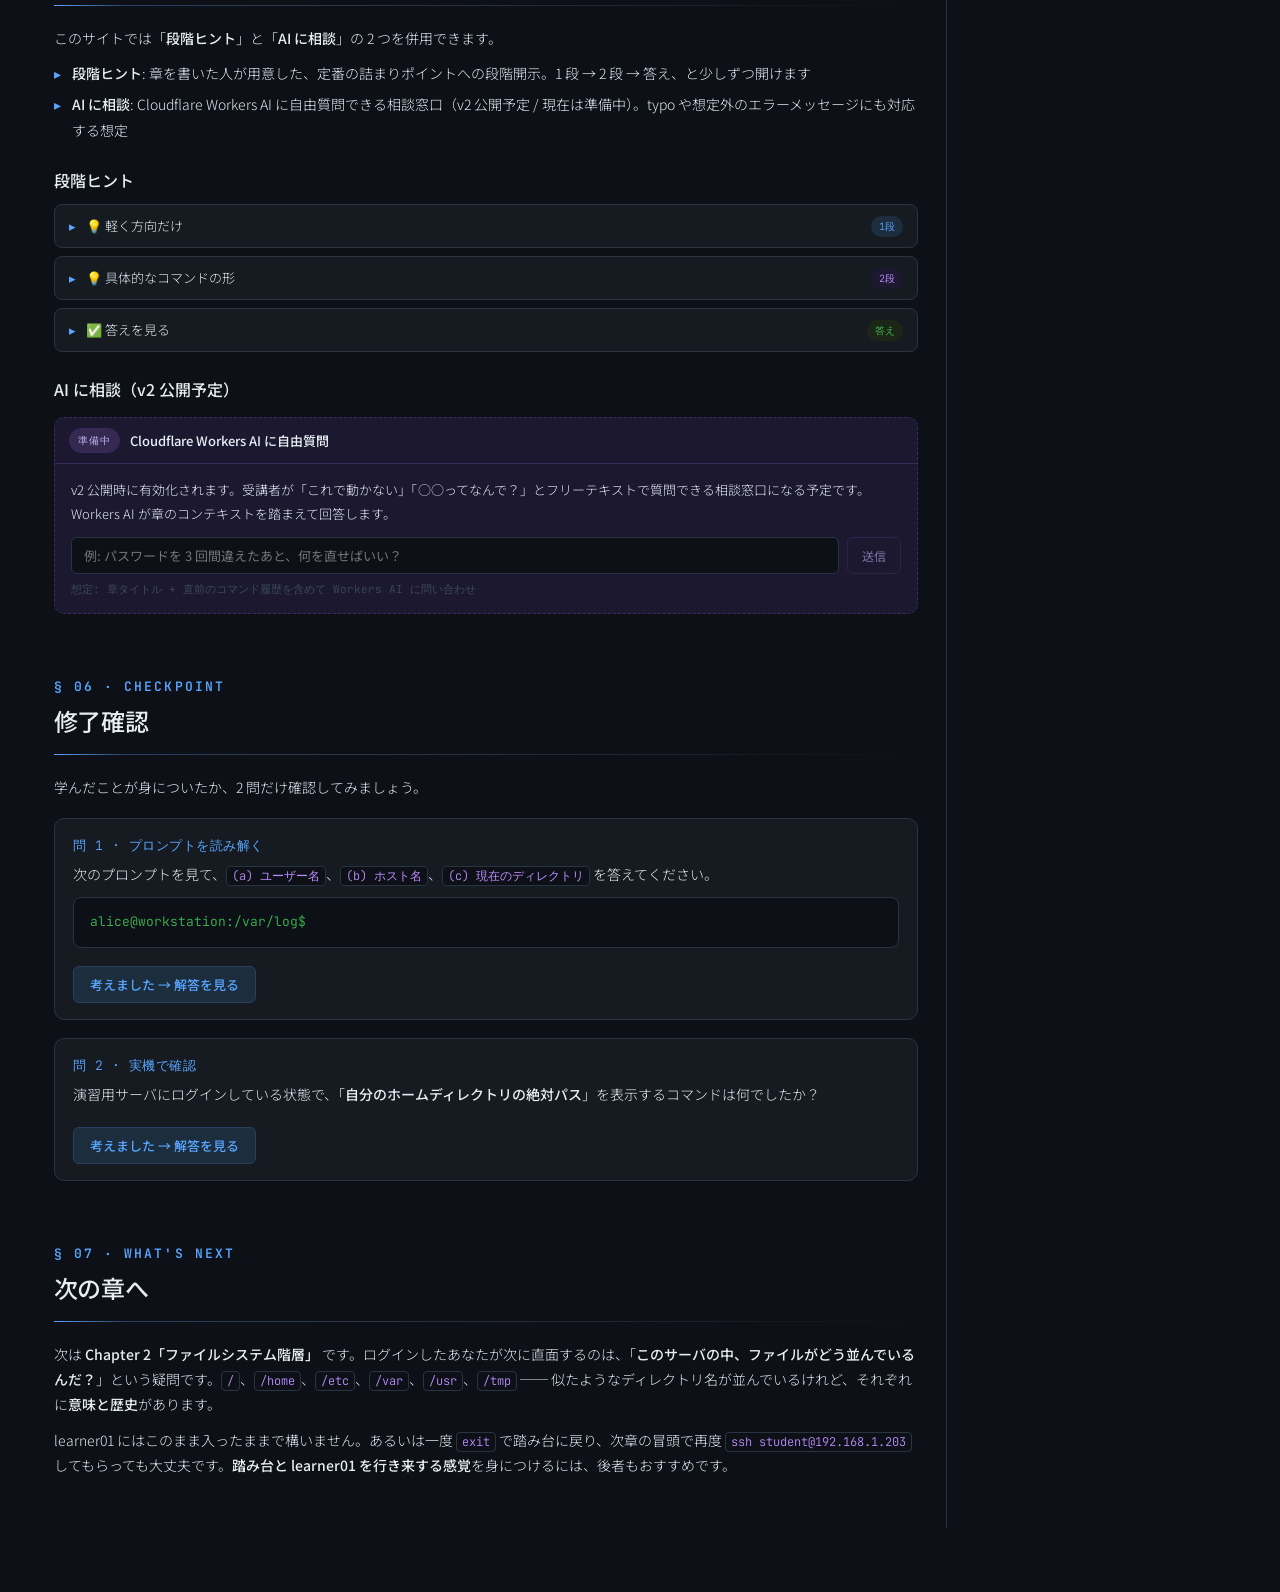
<file: chapter01-prototype.html>
<!DOCTYPE html>
<html lang="ja">
<head>
<meta charset="UTF-8">
<meta name="viewport" content="width=device-width, initial-scale=1.0">
<title>Chapter 1: 初回ログインと bash プロンプトの読み方 — infra-study.org</title>
<link rel="stylesheet" href="chapter.css">
<style>
/* Ch1 固有: ASCII 図と decomp テーブル */
pre.ascii{background:var(--bg);border:1px solid var(--border);border-radius:8px;padding:16px;font-family:var(--font-mono);font-size:12px;line-height:1.6;color:var(--muted);overflow-x:auto;margin:16px 0}
table.decomp{width:100%;border-collapse:collapse;margin:14px 0;font-size:13px}
table.decomp th,table.decomp td{padding:8px 12px;border-bottom:1px solid var(--border);text-align:left}
table.decomp th{color:var(--muted);font-weight:500;background:var(--bg2)}
table.decomp code{font-size:12px}
/* Ch1 固有: obj-card のミニ端末プレビュー追加クラス */
.obj-icon .op-plus{color:var(--green);font-weight:600;width:9px;display:inline-block}
.obj-icon .op-x{color:var(--coral);font-weight:600;width:9px;display:inline-block}
.obj-icon .op-dir{color:var(--accent-text)}
.obj-icon .op-strike{text-decoration:line-through;text-decoration-color:var(--coral);color:var(--muted)}
.obj-icon .op-bar{display:inline-block;height:4px;background:var(--muted-dim);border-radius:99px;flex:none}
.obj-icon .op-bar.w-full{width:78px}
.obj-icon .op-bar.w-md{width:54px}
.obj-icon .op-bar.w-sm{width:34px}
.obj-icon .op-cursor{display:inline-block;width:6px;height:11px;background:var(--accent);vertical-align:-2px;margin-left:2px;animation:obj-blink 1.1s steps(2,end) infinite}
@keyframes obj-blink{50%{opacity:0}}
.obj-card.danger .obj-icon{border-color:var(--coral-border)}
.obj-card.danger:hover .obj-icon{border-color:var(--coral)}
.obj-card.danger:hover{border-color:var(--coral-border);box-shadow:0 6px 24px rgba(247,129,102,0.08)}
.obj-card.danger .obj-cmds{color:var(--text-strong);background:rgba(247,129,102,0.18);border-color:var(--coral)}
</style>
</head>
<body>

<!-- ─── Header ─── -->
<header class="site-header">
  <div class="header-inner">
    <a href="#" class="brand">
      <div class="brand-mark">i:</div>
      <div class="brand-text">
        <span class="brand-name">infra-study</span>
        <span class="brand-domain">.org</span>
      </div>
    </a>
    <nav class="crumb">
      <span class="badge-free" title="無料体験版">FREE</span><span>Part 1</span><span class="sep">/</span><span>Ch.1</span><span class="sep">·</span><span class="now">初回ログインと bash プロンプトの読み方</span>
    </nav>
    <a href="#" class="nav-toc">← Part 1 目次</a>
    <span class="nav-user" title="ログイン済受講者の表示。サインインはトップページで一度行う想定"><span class="avatar">a</span>alice</span>
  </div>
</header>

<!-- ─── Chapter Meta Bar ─── -->
<div class="meta-bar">
  <div class="meta-inner">
    <div class="progress" title="演習チェック 3 つのうち、達成済みの数">
      <span class="progress-label">演習進捗</span>
      <span class="progress-bar"><span class="progress-fill" id="progressFill" style="width:0%"></span></span>
      <span class="progress-text" id="progressText">0 / 3</span>
    </div>
    <span class="meta-time">⏱ 約 20 分</span>
    <label class="meta-progress">
      <input type="checkbox" id="chapter-complete">
      <span>完了マーク</span>
    </label>
  </div>
</div>

<!-- ─── 2-pane wrapper ─── -->
<div class="pane-wrap">

  <!-- ── Content pane ── -->
  <main class="content-pane">

    <div class="chapter-hero">
      <div class="chapter-eyebrow"><span class="chip">Part 1</span><span>Chapter 01</span><span class="sep">/</span><span>Linux 基礎</span></div>
      <h1>初回ログインと bash プロンプトの読み方</h1>
      <p class="chapter-subtitle">SSH の仕組み、踏み台 → 演習用サーバの 2 段接続、プロンプトの読み方 ── Linux サーバへの「会いに行き方」を、自分の手でできるようになります。</p>
    </div>

    <table class="meta-table">
      <tr><th>所要時間</th><td>約 20 分</td></tr>
      <tr><th>前提知識</th><td>特になし（Web ブラウザが使えれば OK）</td></tr>
      <tr><th>使用機材</th><td>踏み台 <code>workstation01</code>（ブラウザ内ターミナル）+ 演習用サーバ <code>learner01</code></td></tr>
      <tr><th>関連章</th><td>前: なし / 後: Chapter 2「ファイルシステム階層」</td></tr>
    </table>

    <h2 data-num="01" data-label="Overview">ようこそ、Linux の世界へ</h2>
    <p>「Linux を学んでみたい。でも、どこから始めればいいか分からない」── そんな気持ちでここに来た方に、まず伝えたいことがあります。</p>
    <p class="callout-key"><strong>最初の一歩は、Linux サーバに「会いに行く」ことです。</strong></p>
    <p>サーバは普段、データセンターの暗い部屋でひっそり動いています。ディスプレイを覗き込む人はほとんどいません。代わりに、ネットワーク越しに、文字だけで対話します。</p>
    <p>その対話の入口が、<strong>SSH (Secure SHell)</strong> という仕組みです。AWS で EC2 を立てたあと <code>ssh ec2-user@xx.xx.xx.xx</code> で接続する、あの操作。あれが Linux サーバとの「普通の会話の始め方」です。</p>

    <h3>この章での「2 段構え」の話</h3>
    <p>実は、現場では本番のサーバに<strong>直接インターネットからは入れない</strong>ようになっていることがほとんどです。間に<strong>踏み台（ふみだい / jump host / bastion）</strong>と呼ばれる入口専用のサーバを挟みます。受講環境も同じ構造にしてあります。</p>
<pre class="ascii">[ あなたのブラウザ ] ──Guacamole──&gt; [ workstation01 ] ──SSH──&gt; [ learner01 ]
   (どこからでも)                     (踏み台 / 入口)             (今日の演習対象)</pre>
    <p>右の演習画面でいま開いているターミナルは、<strong>踏み台 <code>workstation01</code> のもの</strong>です。ブラウザの中に workstation01 のデスクトップが映し出されている、と思ってください。あなたはすでに <code>alice</code> というユーザーで workstation01 にログインしています。</p>
    <p>これから、その踏み台から<strong>もう一段奥</strong>にある演習用サーバ <code>learner01</code> に SSH で入ります。20 分後には、踏み台 → learner01 と 2 段つないで、「自分は今、誰として、どこに居るのか」を確認できるようになっているはずです。</p>

    <h2 data-num="02" data-label="Objectives">この章を終えるとできること</h2>
    <p class="obj-intro">SSH の仕組みを知り、<strong>4 つの操作</strong>で「入る・読む・確かめる・出る」が自分の手でできるようになります。</p>

    <div class="objective-grid">
      <div class="obj-card">
        <div class="obj-icon" aria-label="ssh コマンドで演習用サーバにログインする例">
          <div class="op-line"><span class="op-prompt">$</span> <span class="op-cmd">ssh</span> <span class="op-file">student@learner01</span></div>
          <div class="op-line"><span class="op-arrow">↓</span></div>
          <div class="op-line"><span class="op-dir">student@learner01</span><span class="op-hint">:~$</span></div>
        </div>
        <div class="obj-verb">入る</div>
        <div class="obj-desc">踏み台から演習用サーバに<br>自分の手でログインできる</div>
        <span class="obj-cmds">ssh</span>
      </div>

      <div class="obj-card">
        <div class="obj-icon" aria-label="プロンプトを読んで今どこにいるか把握する">
          <div class="op-line"><span class="op-file">student</span><span style="color:var(--text)">@</span><span class="op-dir">learner01</span><span style="color:var(--text)">:~$</span></div>
          <div class="op-line"><span class="op-hint">ユーザー</span><span style="display:inline-block;width:6px"></span><span class="op-hint">サーバ</span><span style="display:inline-block;width:6px"></span><span class="op-hint">場所</span></div>
        </div>
        <div class="obj-verb">読む</div>
        <div class="obj-desc">プロンプトを見て<br>今どこに居るか分かる</div>
        <span class="obj-cmds">prompt</span>
      </div>

      <div class="obj-card">
        <div class="obj-icon" aria-label="whoami と pwd でユーザーと現在地をコマンドで確認する">
          <div class="op-line"><span class="op-prompt">$</span> <span class="op-cmd">whoami</span></div>
          <div class="op-line"><span class="op-file">student</span></div>
          <div class="op-line"><span class="op-prompt">$</span> <span class="op-cmd">pwd</span></div>
          <div class="op-line"><span class="op-dir">/home/student</span></div>
        </div>
        <div class="obj-verb">確かめる</div>
        <div class="obj-desc">誰として・どこに居るかを<br>コマンドで確認できる</div>
        <span class="obj-cmds">whoami · pwd</span>
      </div>

      <div class="obj-card">
        <div class="obj-icon" aria-label="exit で learner01 から抜けて踏み台に戻る">
          <div class="op-line"><span class="op-prompt">$</span> <span class="op-cmd">exit</span></div>
          <div class="op-line"><span class="op-arrow">↓</span></div>
          <div class="op-line"><span class="op-dir">alice@workstation01</span><span class="op-hint">:~$</span></div>
        </div>
        <div class="obj-verb">出る</div>
        <div class="obj-desc">ログアウトして<br>踏み台に安全に戻れる</div>
        <span class="obj-cmds">exit</span>
      </div>
    </div>

    <h2 data-num="03" data-label="Concepts">概念説明</h2>

    <h3>1. SSH ってなに？</h3>
    <p>SSH は、ひとことで言うと <strong>「ネットワーク越しに、別のコンピュータの中で文字をやり取りする」仕組み</strong>です。イメージとしてはこんな感じです：</p>
<pre class="ascii">踏み台 workstation01              演習用サーバ learner01
┌─────────────┐  暗号化された通信  ┌─────────────────┐
│ ターミナル   │─────────────────│ シェル (bash)    │
│ (今ここ)    │←─────────────────│                  │
└─────────────┘                  └─────────────────┘
       ↑                                  ↑
   あなたが打つ                    実際にコマンドが
   コマンドの文字                  動いているのはこっち</pre>
    <p>あなたが踏み台のターミナルで <code>ls</code> と打つと、その文字が暗号化されて learner01 に届き、向こうで <code>ls</code> が実行され、結果が暗号化されて戻ってきます。<strong>踏み台のターミナルは「窓」で、向こう側のシェルが本体</strong>、という関係です。</p>
    <p>なぜ暗号化されているかというと、SSH が生まれた 1990 年代に、それまで主流だった <code>telnet</code> という仕組みが「<strong>パスワードが平文で流れる</strong>」という致命的な弱点を抱えていたからです。SSH はそこを直すために作られました。今、サーバ管理で SSH 以外を使う場面はほとんどありません。</p>

    <h3>2. プロンプトという「現在地表示」</h3>
    <p>SSH で learner01 にログインに成功すると、こういう表示が出ます：</p>
    <div class="codeblock">
      <div class="codeblock-head"><span>prompt</span></div>
      <pre><span class="prompt">student@learner01:~$</span></pre>
    </div>
    <p>これを <strong>プロンプト</strong> と呼びます。プロンプトは「次のコマンドをどうぞ」という入力待ちの目印であると同時に、<strong>今あなたがどこに居るかの現在地表示</strong>でもあります。各部分の意味を分解してみましょう：</p>
    <table class="decomp">
      <tr><th>部分</th><th>意味</th><th>読み方の例</th></tr>
      <tr><td><code>student</code></td><td>ログインしているユーザー名</td><td>「student として」</td></tr>
      <tr><td><code>@</code></td><td>区切り記号</td><td>「at」</td></tr>
      <tr><td><code>learner01</code></td><td>接続先のホスト名</td><td>「learner01 で」</td></tr>
      <tr><td><code>:</code></td><td>区切り記号</td><td>—</td></tr>
      <tr><td><code>~</code></td><td>現在のディレクトリ。「自分のホーム」の省略</td><td>「ホームに居る」</td></tr>
      <tr><td><code>$</code></td><td>一般ユーザーの入力待ち。<code>#</code> は管理者で危険</td><td>—</td></tr>
    </table>
    <p>つまり <code>student@learner01:~$</code> を声に出すと、<strong>「student として、learner01 で、ホームに居て、コマンドを待ってます」</strong> という意味になります。</p>
    <p>慣れてくると、プロンプトを一目見るだけで「自分は今どのサーバの・誰として・どこに居るか」が瞬時にわかります。複数のサーバに同時に入って作業するようになると、<strong>この習慣が事故を防ぐ最強のお守り</strong>になります。</p>

    <h2 data-num="04" data-label="Hands-on">試してみよう：踏み台から演習用サーバへ「会いに行く」</h2>
    <p>ここからが本番です。<strong>右の演習ターミナル</strong>（踏み台 <code>workstation01</code> のもの）を使って、もう一段奥の Linux サーバに入ってみましょう。</p>

    <section class="step-section step-start" data-step="1" data-total="3">
      <h3 class="step-title">踏み台から learner01 に SSH する</h3>
      <p>右の <code>alice@workstation01:~$</code> プロンプトで、まずはこのコマンドを打ってみてください：</p>
      <div class="codeblock">
        <div class="codeblock-head">
          <span>bash · ログインコマンド</span>
          <button class="copy-btn" data-copy="ssh student@192.168.1.203">📋 コピー → 右ターミナルで Cmd+V / Ctrl+V</button>
        </div>
        <pre><span class="kw">ssh</span> student@192.168.1.203</pre>
      </div>
      <p>初めて接続するときは <code>Are you sure you want to continue connecting?</code> と聞かれます。学習環境なので <code>yes</code> と打って Enter。続いてパスワードを聞かれるので、講師から共有された値を入力してください（タイプ中の文字は画面に出ませんが、ちゃんと入力されています）。</p>
    </section>

    <section class="step-section" data-step="2" data-total="3">
      <h3 class="step-title">現在地を確認する 5 つのコマンド</h3>
      <p>ログインに成功すると、プロンプトが <code>alice@workstation01:~$</code> から <code>student@learner01:~$</code> に変わります。この瞬間、<strong>あなたは踏み台から一段奥の learner01 の中に居ます</strong>。プロンプトが変わったことが「現在地が変わった」サインです。</p>
      <div class="codeblock">
        <div class="codeblock-head">
          <span>bash · 現在地を 5 つの角度で確認</span>
          <button class="copy-btn" data-copy="whoami&#10;hostname&#10;pwd&#10;id&#10;date">📋 コピー → 右ターミナルで Cmd+V / Ctrl+V</button>
        </div>
        <pre><span class="kw">whoami</span>     <span class="comment"># 自分が誰として入っているか</span>
<span class="kw">hostname</span>   <span class="comment"># 接続先のホスト名</span>
<span class="kw">pwd</span>        <span class="comment"># 現在のディレクトリ（絶対パス）</span>
<span class="kw">id</span>         <span class="comment"># ユーザー番号と所属グループ</span>
<span class="kw">date</span>       <span class="comment"># サーバ側の現在時刻</span></pre>
      </div>
    </section>

    <section class="step-section" data-step="3" data-total="3">
      <h3 class="step-title">ログアウトして踏み台に戻る</h3>
      <div class="codeblock">
        <div class="codeblock-head">
          <span>bash · ログアウト</span>
          <button class="copy-btn" data-copy="exit">📋 コピー → 右ターミナルで Cmd+V / Ctrl+V</button>
        </div>
        <pre><span class="kw">exit</span></pre>
      </div>
      <p>プロンプトが <code>alice@workstation01:~$</code> に戻れば成功です。<strong>踏み台に戻ってきた</strong>ということ。learner01 と踏み台、2 つの場所を行き来できる感覚を覚えておいてください。</p>
    </section>

    <div class="fail-safe">
      <div class="fail-safe-title">🛟 失敗しても大丈夫</div>
      <p style="font-size:13px;line-height:1.7">最初はうまくいかないことがあります。よくあるパターン：</p>
      <ul class="bullets" style="font-size:13px;margin-top:6px">
        <li>パスワードを 3 回間違えて切られた → もう一度 <code>ssh</code> し直すだけ。何度でも OK</li>
        <li>画面がフリーズしたよう → <code>Ctrl + C</code> で中断、ダメなら端末を閉じる</li>
        <li><code>Connection refused</code> → サーバが止まっている可能性。講師に確認</li>
      </ul>
      <p style="font-size:12px;color:var(--green-text);margin-top:10px"><strong>この章は「読み取り系」のコマンドしか使いません。</strong>何度でも安心してやり直してください。</p>
    </div>

    <h2 data-num="05" data-label="Troubleshooting">詰まったら</h2>
    <p>このサイトでは「<strong>段階ヒント</strong>」と「<strong>AI に相談</strong>」の 2 つを併用できます。</p>
    <ul class="bullets" style="margin-bottom:14px">
      <li><strong>段階ヒント</strong>: 章を書いた人が用意した、定番の詰まりポイントへの段階開示。1 段 → 2 段 → 答え、と少しずつ開けます</li>
      <li><strong>AI に相談</strong>: Cloudflare Workers AI に自由質問できる相談窓口（v2 公開予定 / 現在は準備中）。typo や想定外のエラーメッセージにも対応する想定</li>
    </ul>

    <h3>段階ヒント</h3>

    <details class="hint stage1">
      <summary>💡 軽く方向だけ</summary>
      <div class="hint-body">
        <code>ssh</code> コマンドは「誰として」「どこに繋ぐか」を 1 行で指定します。AWS の EC2 に繋ぐときの形式を思い出してみてください。<code>@</code> の左が「誰」、右が「どこ」です。
      </div>
    </details>

    <details class="hint stage2">
      <summary>💡 具体的なコマンドの形</summary>
      <div class="hint-body">
        書き方は <code>ssh &lt;ユーザー名&gt;@&lt;接続先&gt;</code>。今回は <strong>student</strong> で <strong>192.168.1.203</strong> に行きたい。あとはこの 2 つを当てはめるだけ。
      </div>
    </details>

    <details class="hint answer">
      <summary>✅ 答えを見る</summary>
      <div class="hint-body">
        <div class="codeblock" style="margin:0 0 10px">
          <pre><span class="kw">ssh</span> student@192.168.1.203</pre>
        </div>
        <ul class="bullets">
          <li><code>ssh</code> は SSH クライアント本体</li>
          <li><code>@</code> の左右が「誰」と「どこ」</li>
          <li>ログイン後の <code>student@learner01:~$</code> が現在地表示</li>
        </ul>
      </div>
    </details>

    <h3>AI に相談（v2 公開予定）</h3>
    <div class="ai-chat-mock">
      <div class="ai-chat-head">
        <span class="ai-badge">準備中</span>
        <span class="ai-chat-title">Cloudflare Workers AI に自由質問</span>
      </div>
      <div class="ai-chat-body">
        <p>v2 公開時に有効化されます。受講者が「これで動かない」「○○ってなんで？」とフリーテキストで質問できる相談窓口になる予定です。Workers AI が章のコンテキストを踏まえて回答します。</p>
        <div class="ai-chat-input-mock">
          <input type="text" placeholder="例: パスワードを 3 回間違えたあと、何を直せばいい？" disabled>
          <button class="ai-send-btn" disabled>送信</button>
        </div>
        <div class="ai-chat-meta">想定: 章タイトル + 直前のコマンド履歴を含めて Workers AI に問い合わせ</div>
      </div>
    </div>

    <h2 data-num="06" data-label="Checkpoint">修了確認</h2>
    <p>学んだことが身についたか、2 問だけ確認してみましょう。</p>

    <div class="quiz">
      <div class="quiz-title">問 1 · プロンプトを読み解く</div>
      <div class="quiz-q">次のプロンプトを見て、<code>(a) ユーザー名</code>、<code>(b) ホスト名</code>、<code>(c) 現在のディレクトリ</code> を答えてください。</div>
      <div class="codeblock" style="margin:8px 0"><pre><span class="prompt">alice@workstation:/var/log$</span></pre></div>
      <button class="quiz-btn" data-modal="quiz1">考えました → 解答を見る</button>
    </div>

    <div class="quiz">
      <div class="quiz-title">問 2 · 実機で確認</div>
      <div class="quiz-q">演習用サーバにログインしている状態で、「<strong>自分のホームディレクトリの絶対パス</strong>」を表示するコマンドは何でしたか？</div>
      <button class="quiz-btn" data-modal="quiz2">考えました → 解答を見る</button>
    </div>

    <h2 data-num="07" data-label="What's next">次の章へ</h2>
    <p>次は <strong>Chapter 2「ファイルシステム階層」</strong> です。ログインしたあなたが次に直面するのは、「<strong>このサーバの中、ファイルがどう並んでいるんだ？</strong>」という疑問です。<code>/</code>、<code>/home</code>、<code>/etc</code>、<code>/var</code>、<code>/usr</code>、<code>/tmp</code> ── 似たようなディレクトリ名が並んでいるけれど、それぞれに<strong>意味と歴史</strong>があります。</p>
    <p>learner01 にはこのまま入ったままで構いません。あるいは一度 <code>exit</code> で踏み台に戻り、次章の冒頭で再度 <code>ssh student@192.168.1.203</code> してもらっても大丈夫です。<strong>踏み台と learner01 を行き来する感覚</strong>を身につけるには、後者もおすすめです。</p>

  </main>

  <!-- ── Terminal pane (ハイブリッド接続 / D-017) ── -->
  <aside class="terminal-pane">
    <div class="term-head">
      <span class="label">📊 演習を進める</span>
      <span class="server-status" title="演習サーバの稼働状況（手動更新）"><span class="status-dot"></span>サーバ確認中</span>
    </div>

    <a href="connect.html" class="connect-banner" title="演習サーバへの接続方法（オンボーディング）">
      <span class="banner-icon">⌨</span>
      <span class="banner-text">演習サーバへの接続方法
        <span class="banner-sub">Guacamole / SSH / 接続後フロー</span>
      </span>
      <span class="banner-arr">→</span>
    </a>

    <div class="checklist prominent">
      <div class="checklist-head">
        <span class="checklist-title">📊 演習チェック</span>
        <span class="checklist-progress" id="checklistProgress">0 / 3</span>
      </div>
      <label class="checklist-item"><input type="checkbox"> <code>ssh</code> コマンドを実行した</label>
      <label class="checklist-item"><input type="checkbox"> <code>$</code> プロンプト記号を読めた</label>
      <label class="checklist-item"><input type="checkbox"> <code>whoami</code> / <code>pwd</code> / <code>exit</code> を試した</label>
    </div>

    <!-- Part 別チートシートスロット (Part 2+ の章で .cheat-card を追加 / Part 1 は空のため非表示) -->
    <div class="cheat-slot"></div>
  </aside>

</div>

<!-- ─── Footer ─── -->
<footer class="chapter-footer">
  <button class="foot-btn">← Chapter 0 (はじめに)</button>
  <button class="foot-btn complete">この章を完了 ✓</button>
  <button class="foot-btn">Chapter 2 →</button>
</footer>

<!-- ─── Modals ─── -->
<div class="modal-backdrop" id="modal-quiz1">
  <div class="modal">
    <div class="modal-title">問 1 · 解答</div>
    <div class="modal-body">
      <ul>
        <li>(a) ユーザー名: <strong>alice</strong></li>
        <li>(b) ホスト名: <strong>workstation</strong></li>
        <li>(c) 現在のディレクトリ: <strong>/var/log</strong></li>
      </ul>
      <p style="margin-top:12px">ポイント: 本文中の <code>~</code> は「ホームディレクトリの省略」でしたが、<code>/var/log</code> のような具体的なパスならそれが現在地そのものです。<code>/var/log</code> はサーバのログが集まる場所で、これから何度も登場します。</p>
      <p style="margin-top:10px">ちなみにこの例の <code>alice@workstation</code>、見覚えありませんか？そう、あなたが演習開始時に居る踏み台 <code>workstation01</code> の <code>alice</code> ユーザーは、まさにこのプロンプトの形をしています（ホスト名末尾の数字違いだけ）。<strong>プロンプトを読む練習を、自分の現在地で日々やっている</strong>ということです。</p>
    </div>
    <button class="modal-close" data-close>閉じる</button>
  </div>
</div>

<div class="modal-backdrop" id="modal-quiz2">
  <div class="modal">
    <div class="modal-title">問 2 · 解答</div>
    <div class="modal-body">
      <div class="codeblock" style="margin:0 0 10px"><pre><span class="kw">pwd</span></pre></div>
      <p><code>pwd</code> は <strong>p</strong>rint <strong>w</strong>orking <strong>d</strong>irectory の略。<code>student</code> ユーザーのホームは <code>/home/student</code> なので、結果もそうなります。</p>
      <p style="margin-top:10px">別解: <code>echo $HOME</code> も同じ結果を返します。ただし「今いる場所」と「自分のホームと決められている場所」の違いがあるので、ディレクトリを移動すると差が見えます — それは Chapter 2 のお楽しみに。</p>
    </div>
    <button class="modal-close" data-close>閉じる</button>
  </div>
</div>

<script src="chapter.js"></script>

</body>
</html>
</file>
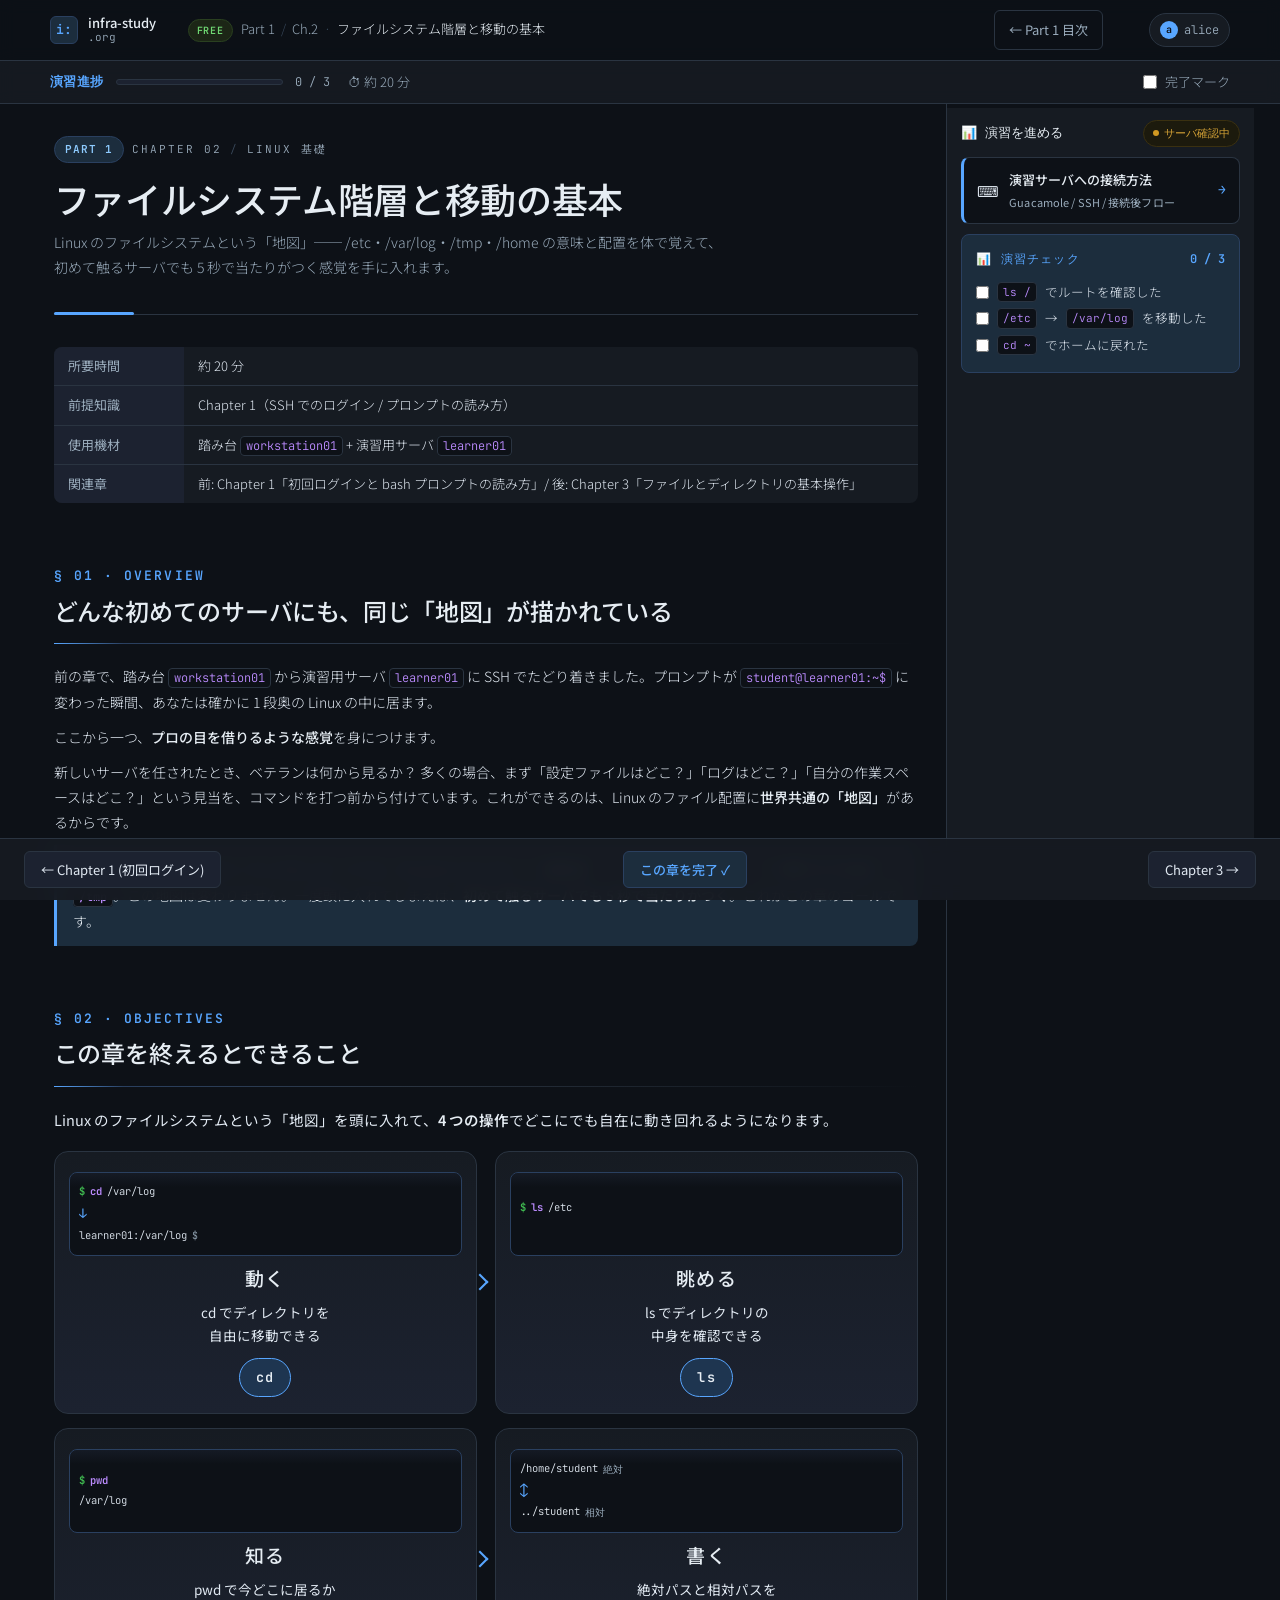
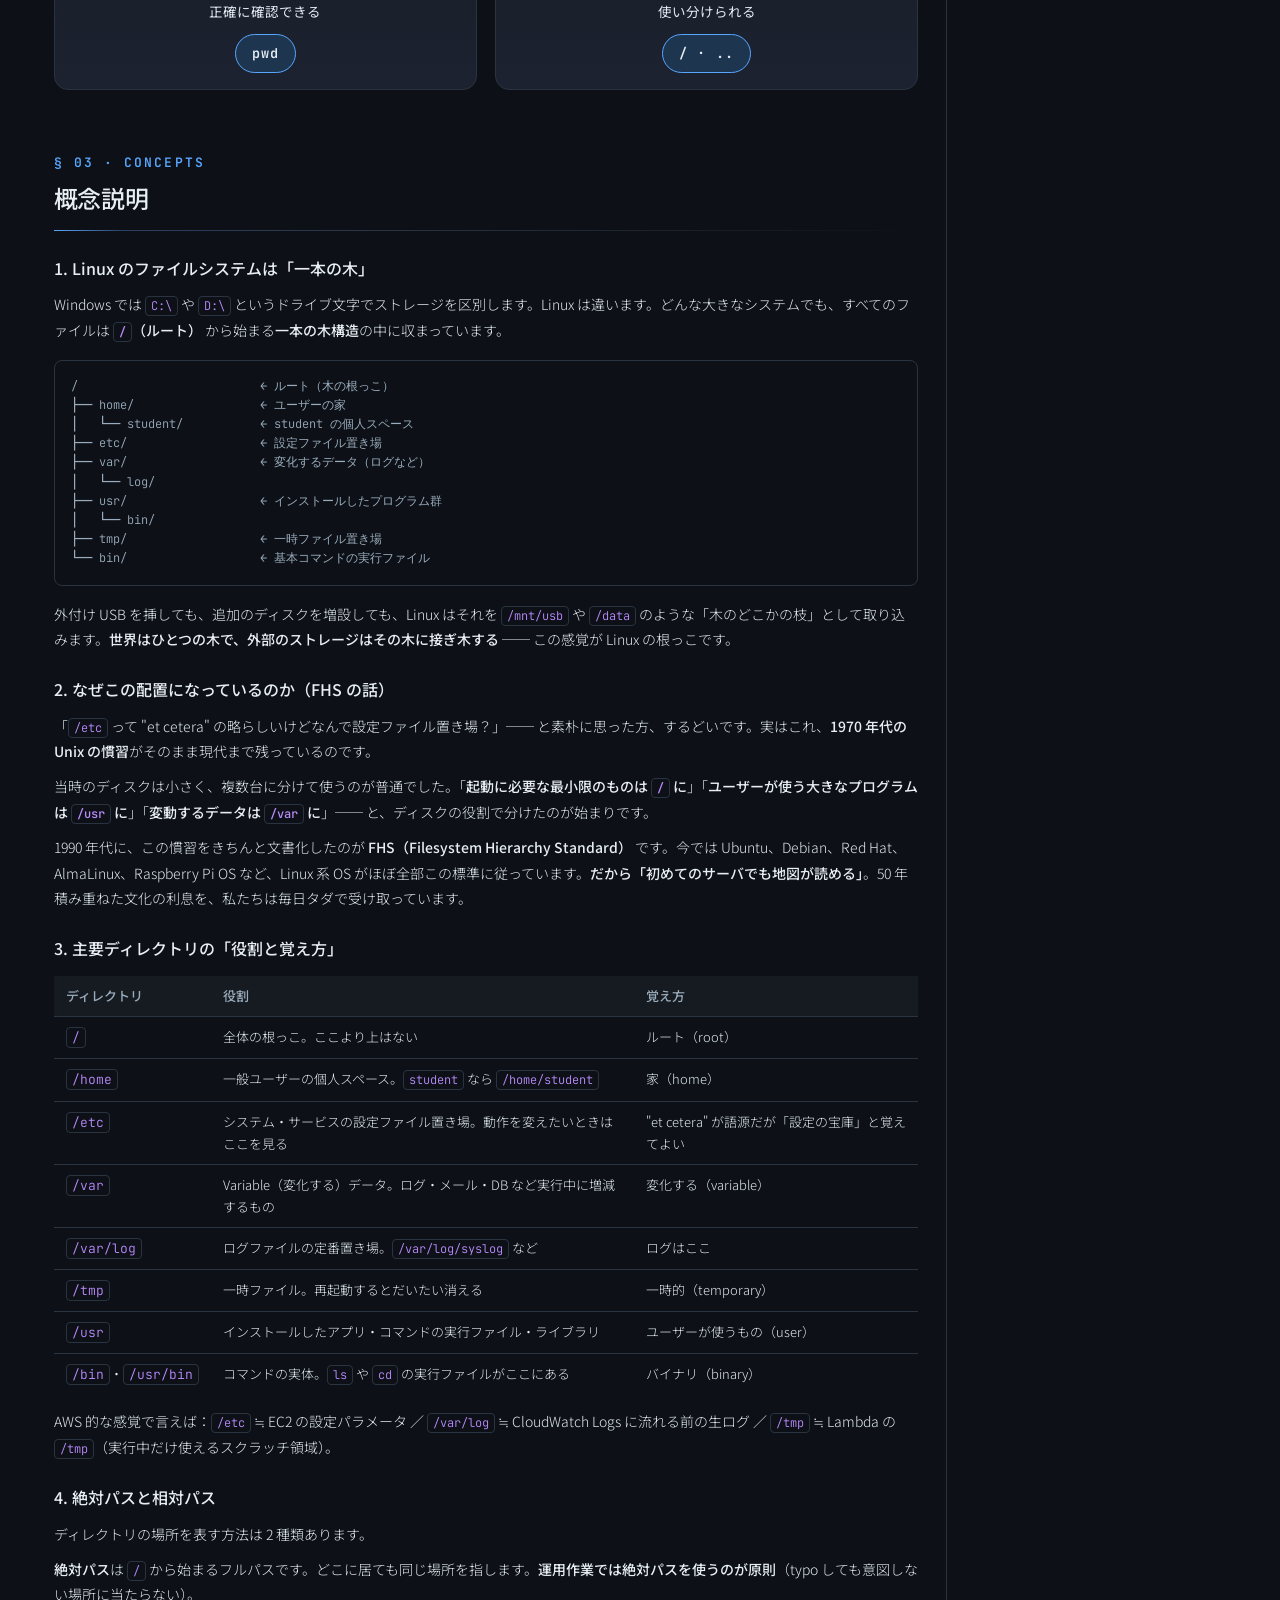
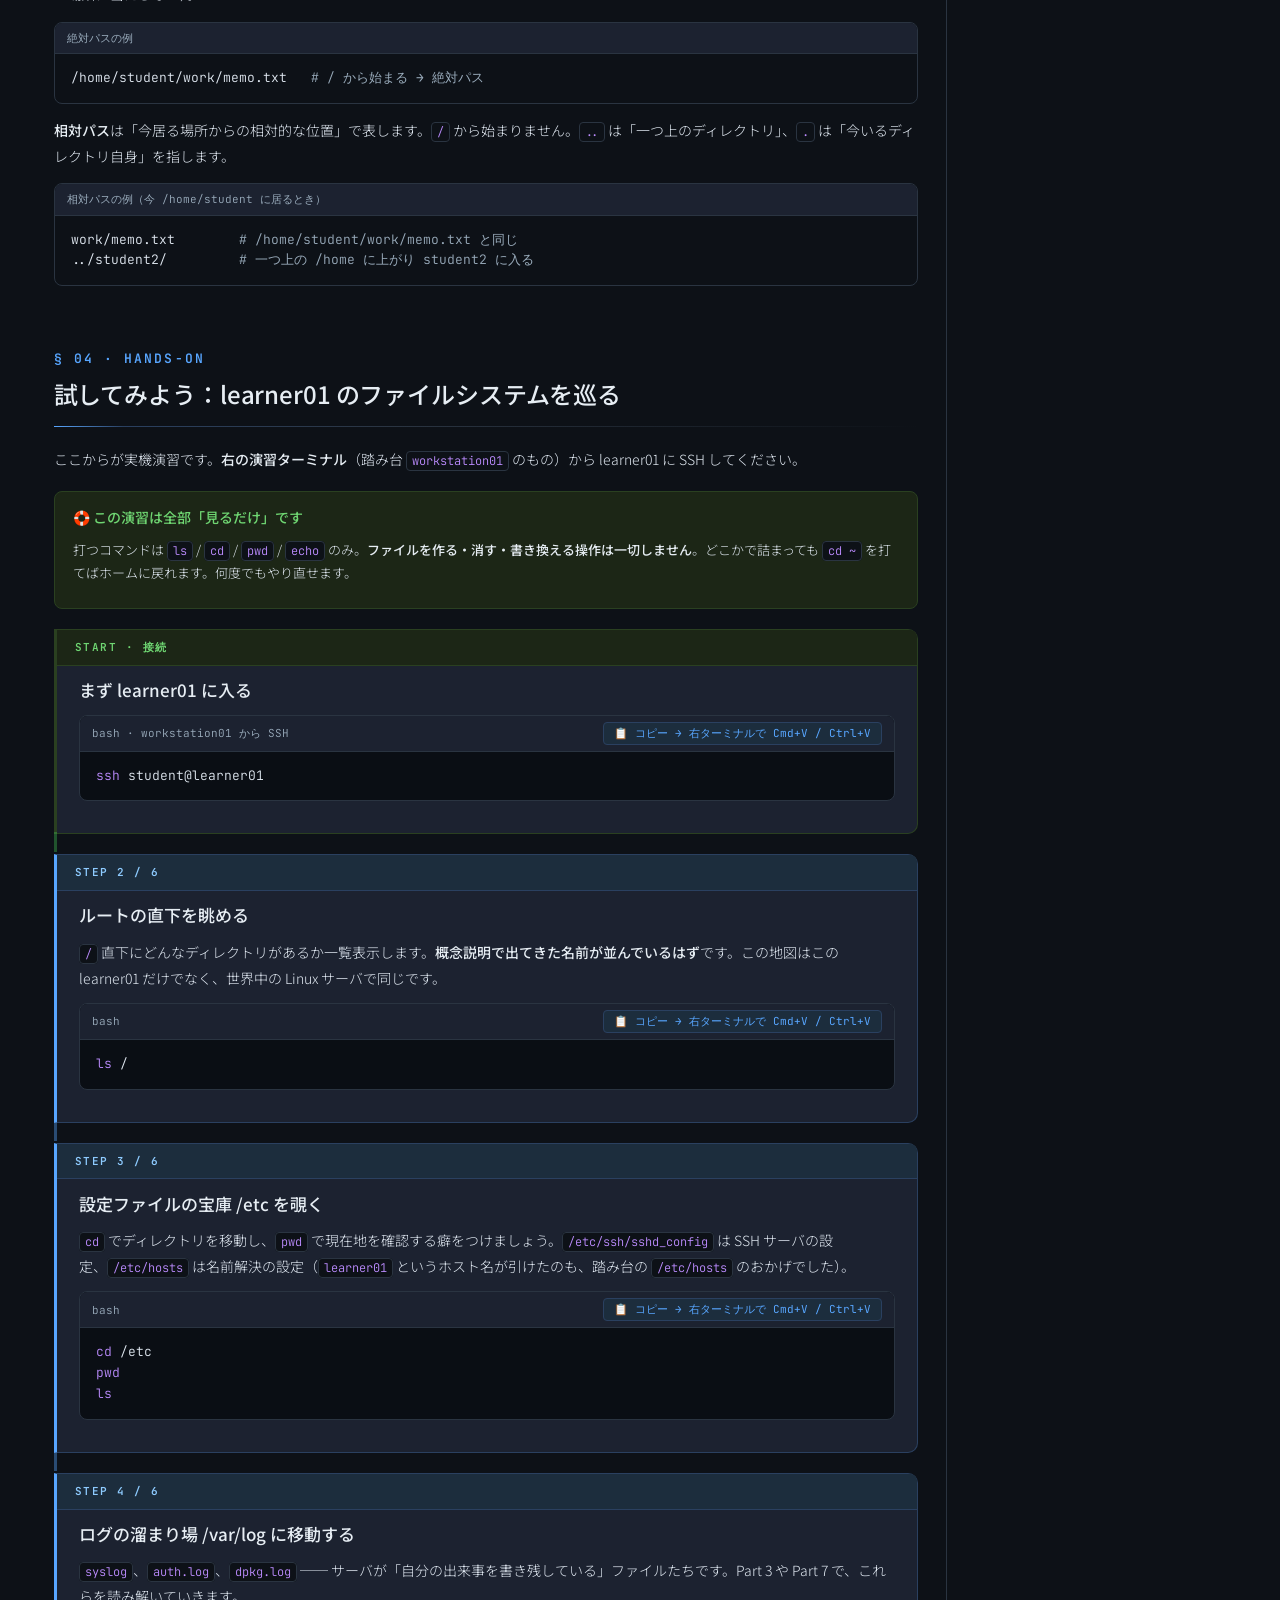
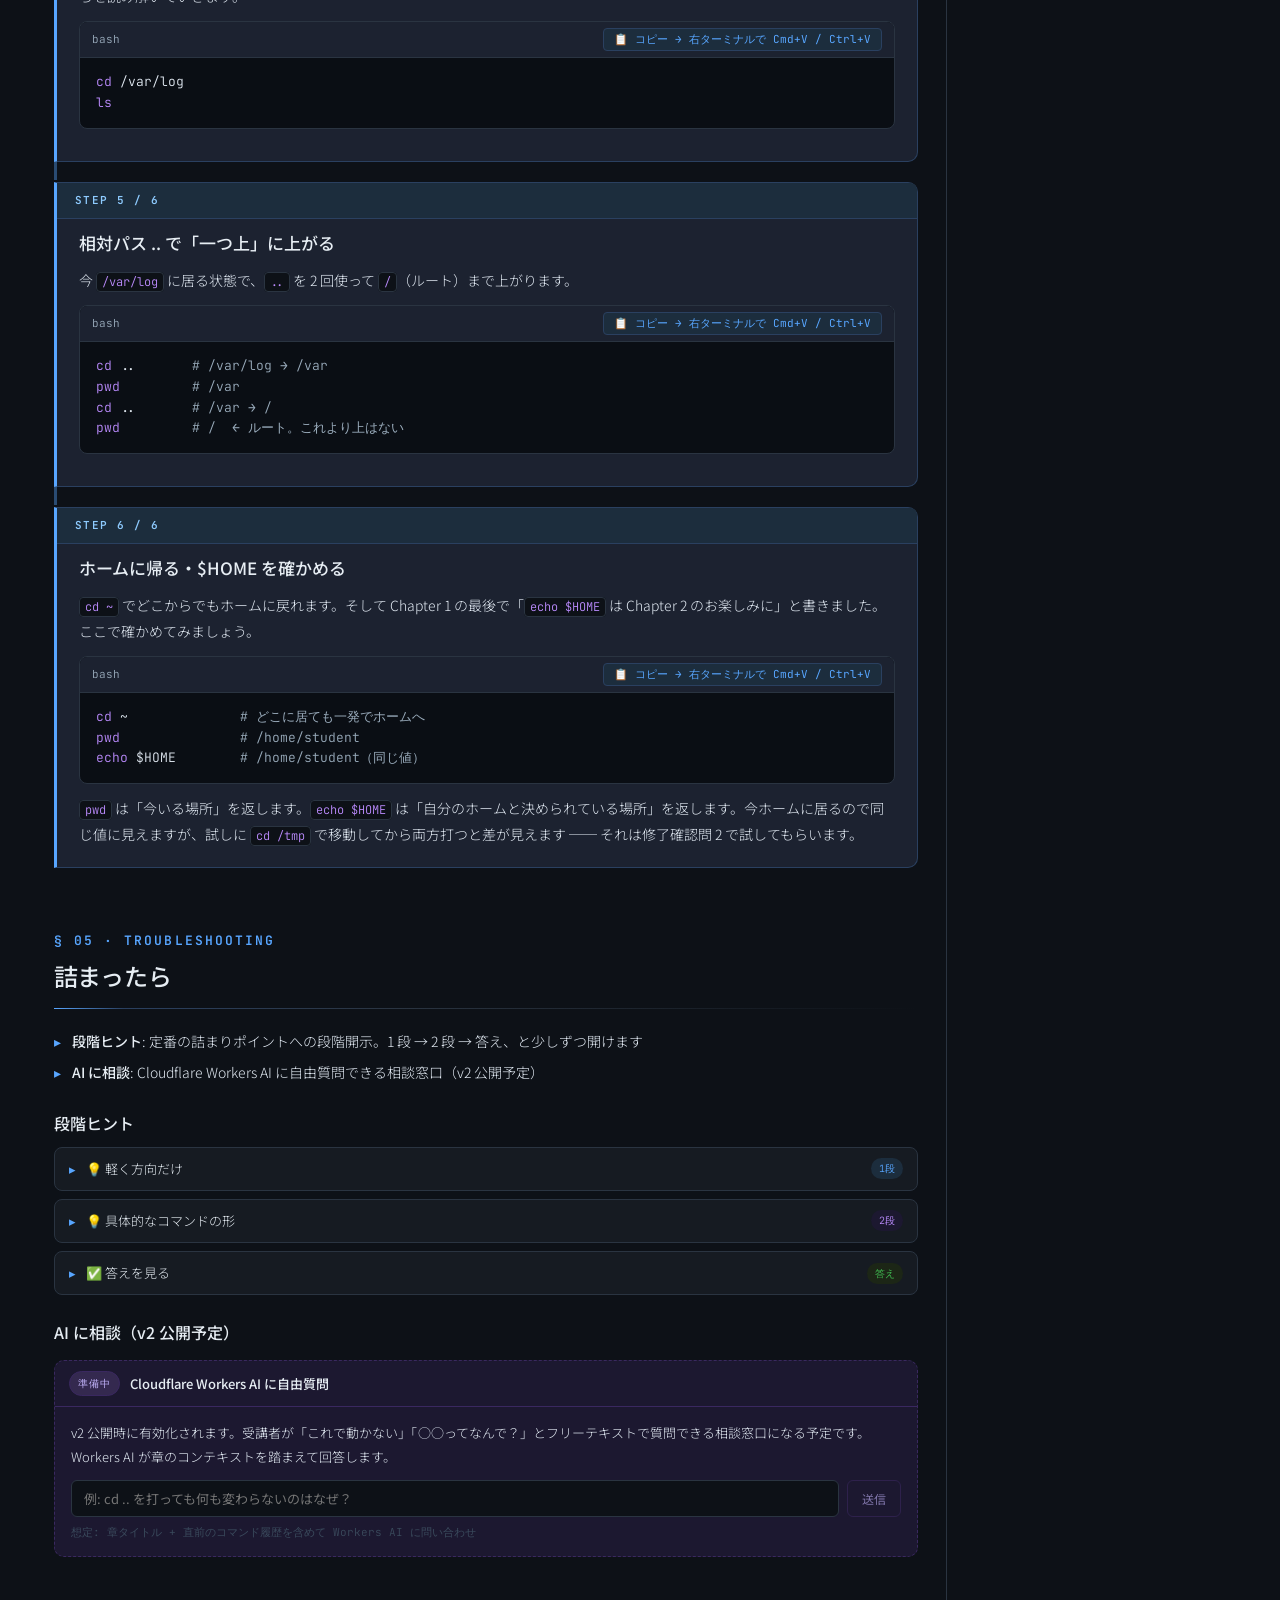
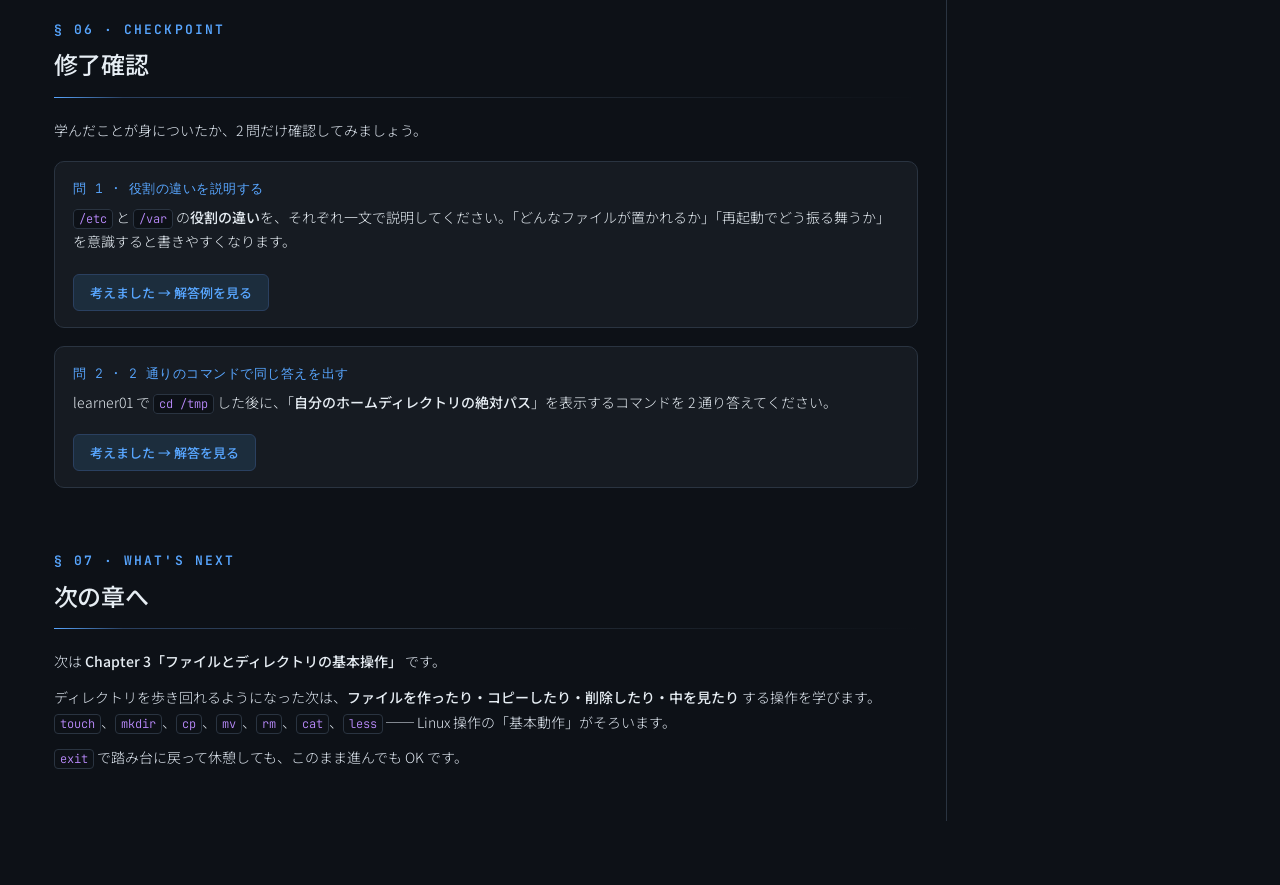
<file: chapter02-prototype.html>
<!DOCTYPE html>
<html lang="ja">
<head>
<meta charset="UTF-8">
<meta name="viewport" content="width=device-width, initial-scale=1.0">
<title>Chapter 2: ファイルシステム階層と移動の基本 — infra-study.org</title>
<link rel="stylesheet" href="chapter.css">
<style>
/* Ch2 固有: ASCII 図 */
pre.ascii{background:var(--bg);border:1px solid var(--border);border-radius:8px;padding:16px;font-family:var(--font-mono);font-size:12px;line-height:1.6;color:var(--muted);overflow-x:auto;margin:16px 0}
</style>
</head>
<body>

<!-- ─── Header ─── -->
<header class="site-header">
  <div class="header-inner">
    <a href="#" class="brand">
      <div class="brand-mark">i:</div>
      <div class="brand-text">
        <span class="brand-name">infra-study</span>
        <span class="brand-domain">.org</span>
      </div>
    </a>
    <nav class="crumb">
      <span class="badge-free" title="無料体験版">FREE</span><span>Part 1</span><span class="sep">/</span><span>Ch.2</span><span class="sep">·</span><span class="now">ファイルシステム階層と移動の基本</span>
    </nav>
    <a href="#" class="nav-toc">← Part 1 目次</a>
    <span class="nav-user" title="ログイン済受講者の表示"><span class="avatar">a</span>alice</span>
  </div>
</header>

<!-- ─── Chapter Meta Bar ─── -->
<div class="meta-bar">
  <div class="meta-inner">
    <div class="progress" title="演習チェック 3 つのうち、達成済みの数">
      <span class="progress-label">演習進捗</span>
      <span class="progress-bar"><span class="progress-fill" id="progressFill" style="width:0%"></span></span>
      <span class="progress-text" id="progressText">0 / 3</span>
    </div>
    <span class="meta-time">⏱ 約 20 分</span>
    <label class="meta-progress">
      <input type="checkbox" id="chapter-complete">
      <span>完了マーク</span>
    </label>
  </div>
</div>

<!-- ─── 2-pane wrapper ─── -->
<div class="pane-wrap">

  <!-- ── Content pane ── -->
  <main class="content-pane">

    <div class="chapter-hero">
      <div class="chapter-eyebrow"><span class="chip">Part 1</span><span>Chapter 02</span><span class="sep">/</span><span>Linux 基礎</span></div>
      <h1>ファイルシステム階層と移動の基本</h1>
      <p class="chapter-subtitle">Linux のファイルシステムという「地図」── /etc・/var/log・/tmp・/home の意味と配置を体で覚えて、初めて触るサーバでも 5 秒で当たりがつく感覚を手に入れます。</p>
    </div>

    <table class="meta-table">
      <tr><th>所要時間</th><td>約 20 分</td></tr>
      <tr><th>前提知識</th><td>Chapter 1（SSH でのログイン / プロンプトの読み方）</td></tr>
      <tr><th>使用機材</th><td>踏み台 <code>workstation01</code> + 演習用サーバ <code>learner01</code></td></tr>
      <tr><th>関連章</th><td>前: Chapter 1「初回ログインと bash プロンプトの読み方」/ 後: Chapter 3「ファイルとディレクトリの基本操作」</td></tr>
    </table>

    <h2 data-num="01" data-label="Overview">どんな初めてのサーバにも、同じ「地図」が描かれている</h2>
    <p>前の章で、踏み台 <code>workstation01</code> から演習用サーバ <code>learner01</code> に SSH でたどり着きました。プロンプトが <code>student@learner01:~$</code> に変わった瞬間、あなたは確かに 1 段奥の Linux の中に居ます。</p>
    <p>ここから一つ、<strong>プロの目を借りるような感覚</strong>を身につけます。</p>
    <p>新しいサーバを任されたとき、ベテランは何から見るか？ 多くの場合、まず「設定ファイルはどこ？」「ログはどこ？」「自分の作業スペースはどこ？」という見当を、コマンドを打つ前から付けています。これができるのは、Linux のファイル配置に<strong>世界共通の「地図」</strong>があるからです。</p>
    <p class="callout-key">AWS の EC2 でも、自社オンプレの古いサーバでも、Raspberry Pi でも ── <strong>設定は <code>/etc</code>・ログは <code>/var/log</code>・一時ファイルは <code>/tmp</code></strong>。この地図は変わりません。一度頭に入れてしまえば、<strong>初めて触るサーバでも 5 秒で当たりがつく</strong>。これがこの章のゴールです。</p>

    <h2 data-num="02" data-label="Objectives">この章を終えるとできること</h2>
    <p class="obj-intro">Linux のファイルシステムという「地図」を頭に入れて、<strong>4 つの操作</strong>でどこにでも自在に動き回れるようになります。</p>

    <div class="objective-grid">
      <div class="obj-card">
        <div class="obj-icon" aria-label="cd でディレクトリを移動する例">
          <div class="op-line"><span class="op-prompt">$</span> <span class="op-cmd">cd</span> <span class="op-dir">/var/log</span></div>
          <div class="op-line"><span class="op-arrow">↓</span></div>
          <div class="op-line"><span class="op-dir">learner01:/var/log</span><span class="op-hint">$</span></div>
        </div>
        <div class="obj-verb">動く</div>
        <div class="obj-desc">cd でディレクトリを<br>自由に移動できる</div>
        <span class="obj-cmds">cd</span>
      </div>

      <div class="obj-card">
        <div class="obj-icon" aria-label="ls でディレクトリの中身を一覧表示する例">
          <div class="op-line"><span class="op-prompt">$</span> <span class="op-cmd">ls</span> <span class="op-dir">/etc</span></div>
          <div class="op-line"><span class="op-bar w-full"></span></div>
          <div class="op-line"><span class="op-bar w-md"></span></div>
          <div class="op-line"><span class="op-bar w-sm"></span></div>
        </div>
        <div class="obj-verb">眺める</div>
        <div class="obj-desc">ls でディレクトリの<br>中身を確認できる</div>
        <span class="obj-cmds">ls</span>
      </div>

      <div class="obj-card">
        <div class="obj-icon" aria-label="pwd で今いるディレクトリのパスを確認する例">
          <div class="op-line"><span class="op-prompt">$</span> <span class="op-cmd">pwd</span></div>
          <div class="op-line"><span class="op-dir">/var/log</span></div>
        </div>
        <div class="obj-verb">知る</div>
        <div class="obj-desc">pwd で今どこに居るか<br>正確に確認できる</div>
        <span class="obj-cmds">pwd</span>
      </div>

      <div class="obj-card">
        <div class="obj-icon" aria-label="絶対パスと相対パスの違いを示す例">
          <div class="op-line"><span class="op-dir">/home/student</span><span class="op-hint">絶対</span></div>
          <div class="op-line"><span class="op-arrow">↕</span></div>
          <div class="op-line"><span class="op-file">../student</span><span class="op-hint">相対</span></div>
        </div>
        <div class="obj-verb">書く</div>
        <div class="obj-desc">絶対パスと相対パスを<br>使い分けられる</div>
        <span class="obj-cmds">/ · ..</span>
      </div>
    </div>

    <h2 data-num="03" data-label="Concepts">概念説明</h2>

    <h3>1. Linux のファイルシステムは「一本の木」</h3>
    <p>Windows では <code>C:\</code> や <code>D:\</code> というドライブ文字でストレージを区別します。Linux は違います。どんな大きなシステムでも、すべてのファイルは <strong><code>/</code>（ルート）</strong> から始まる<strong>一本の木構造</strong>の中に収まっています。</p>
<pre class="ascii">/                          ← ルート（木の根っこ）
├── home/                  ← ユーザーの家
│   └── student/           ← student の個人スペース
├── etc/                   ← 設定ファイル置き場
├── var/                   ← 変化するデータ（ログなど）
│   └── log/
├── usr/                   ← インストールしたプログラム群
│   └── bin/
├── tmp/                   ← 一時ファイル置き場
└── bin/                   ← 基本コマンドの実行ファイル</pre>
    <p>外付け USB を挿しても、追加のディスクを増設しても、Linux はそれを <code>/mnt/usb</code> や <code>/data</code> のような「木のどこかの枝」として取り込みます。<strong>世界はひとつの木で、外部のストレージはその木に接ぎ木する</strong> ── この感覚が Linux の根っこです。</p>

    <h3>2. なぜこの配置になっているのか（FHS の話）</h3>
    <p>「<code>/etc</code> って "et cetera" の略らしいけどなんで設定ファイル置き場？」── と素朴に思った方、するどいです。実はこれ、<strong>1970 年代の Unix の慣習</strong>がそのまま現代まで残っているのです。</p>
    <p>当時のディスクは小さく、複数台に分けて使うのが普通でした。「<strong>起動に必要な最小限のものは <code>/</code> に</strong>」「<strong>ユーザーが使う大きなプログラムは <code>/usr</code> に</strong>」「<strong>変動するデータは <code>/var</code> に</strong>」── と、ディスクの役割で分けたのが始まりです。</p>
    <p>1990 年代に、この慣習をきちんと文書化したのが <strong>FHS（Filesystem Hierarchy Standard）</strong> です。今では Ubuntu、Debian、Red Hat、AlmaLinux、Raspberry Pi OS など、Linux 系 OS がほぼ全部この標準に従っています。<strong>だから「初めてのサーバでも地図が読める」</strong>。50 年積み重ねた文化の利息を、私たちは毎日タダで受け取っています。</p>

    <h3>3. 主要ディレクトリの「役割と覚え方」</h3>
    <table class="dir-table">
      <tr><th>ディレクトリ</th><th>役割</th><th>覚え方</th></tr>
      <tr><td><code>/</code></td><td>全体の根っこ。ここより上はない</td><td>ルート（root）</td></tr>
      <tr><td><code>/home</code></td><td>一般ユーザーの個人スペース。<code>student</code> なら <code>/home/student</code></td><td>家（home）</td></tr>
      <tr><td><code>/etc</code></td><td>システム・サービスの設定ファイル置き場。動作を変えたいときはここを見る</td><td>"et cetera" が語源だが「設定の宝庫」と覚えてよい</td></tr>
      <tr><td><code>/var</code></td><td>Variable（変化する）データ。ログ・メール・DB など実行中に増減するもの</td><td>変化する（variable）</td></tr>
      <tr><td><code>/var/log</code></td><td>ログファイルの定番置き場。<code>/var/log/syslog</code> など</td><td>ログはここ</td></tr>
      <tr><td><code>/tmp</code></td><td>一時ファイル。再起動するとだいたい消える</td><td>一時的（temporary）</td></tr>
      <tr><td><code>/usr</code></td><td>インストールしたアプリ・コマンドの実行ファイル・ライブラリ</td><td>ユーザーが使うもの（user）</td></tr>
      <tr><td><code>/bin</code>・<code>/usr/bin</code></td><td>コマンドの実体。<code>ls</code> や <code>cd</code> の実行ファイルがここにある</td><td>バイナリ（binary）</td></tr>
    </table>
    <p>AWS 的な感覚で言えば：<code>/etc</code> ≒ EC2 の設定パラメータ ／ <code>/var/log</code> ≒ CloudWatch Logs に流れる前の生ログ ／ <code>/tmp</code> ≒ Lambda の <code>/tmp</code>（実行中だけ使えるスクラッチ領域）。</p>

    <h3>4. 絶対パスと相対パス</h3>
    <p>ディレクトリの場所を表す方法は 2 種類あります。</p>
    <p><strong>絶対パス</strong>は <code>/</code> から始まるフルパスです。どこに居ても同じ場所を指します。<strong>運用作業では絶対パスを使うのが原則</strong>（typo しても意図しない場所に当たらない）。</p>
    <div class="codeblock">
      <div class="codeblock-head"><span>絶対パスの例</span></div>
      <pre>/home/student/work/memo.txt   <span class="comment"># / から始まる → 絶対パス</span></pre>
    </div>
    <p><strong>相対パス</strong>は「今居る場所からの相対的な位置」で表します。<code>/</code> から始まりません。<code>..</code> は「一つ上のディレクトリ」、<code>.</code> は「今いるディレクトリ自身」を指します。</p>
    <div class="codeblock">
      <div class="codeblock-head"><span>相対パスの例（今 /home/student に居るとき）</span></div>
      <pre>work/memo.txt        <span class="comment"># /home/student/work/memo.txt と同じ</span>
../student2/         <span class="comment"># 一つ上の /home に上がり student2 に入る</span></pre>
    </div>

    <h2 data-num="04" data-label="Hands-on">試してみよう：learner01 のファイルシステムを巡る</h2>
    <p>ここからが実機演習です。<strong>右の演習ターミナル</strong>（踏み台 <code>workstation01</code> のもの）から learner01 に SSH してください。</p>

    <div class="fail-safe">
      <div class="fail-safe-title">🛟 この演習は全部「見るだけ」です</div>
      <p style="font-size:13px;line-height:1.7">打つコマンドは <code>ls</code> / <code>cd</code> / <code>pwd</code> / <code>echo</code> のみ。<strong>ファイルを作る・消す・書き換える操作は一切しません</strong>。どこかで詰まっても <code>cd ~</code> を打てばホームに戻れます。何度でもやり直せます。</p>
    </div>

    <section class="step-section step-start" data-step="1" data-total="6">
      <h3 class="step-title">まず learner01 に入る</h3>
      <div class="codeblock">
        <div class="codeblock-head">
          <span>bash · workstation01 から SSH</span>
          <button class="copy-btn" data-copy="ssh student@learner01">📋 コピー → 右ターミナルで Cmd+V / Ctrl+V</button>
        </div>
        <pre><span class="kw">ssh</span> student@learner01</pre>
      </div>
    </section>

    <section class="step-section" data-step="2" data-total="6">
      <h3 class="step-title">ルートの直下を眺める</h3>
      <p><code>/</code> 直下にどんなディレクトリがあるか一覧表示します。<strong>概念説明で出てきた名前が並んでいるはず</strong>です。この地図はこの learner01 だけでなく、世界中の Linux サーバで同じです。</p>
      <div class="codeblock">
        <div class="codeblock-head">
          <span>bash</span>
          <button class="copy-btn" data-copy="ls /">📋 コピー → 右ターミナルで Cmd+V / Ctrl+V</button>
        </div>
        <pre><span class="kw">ls</span> /</pre>
      </div>
    </section>

    <section class="step-section" data-step="3" data-total="6">
      <h3 class="step-title">設定ファイルの宝庫 /etc を覗く</h3>
      <p><code>cd</code> でディレクトリを移動し、<code>pwd</code> で現在地を確認する癖をつけましょう。<code>/etc/ssh/sshd_config</code> は SSH サーバの設定、<code>/etc/hosts</code> は名前解決の設定（<code>learner01</code> というホスト名が引けたのも、踏み台の <code>/etc/hosts</code> のおかげでした）。</p>
      <div class="codeblock">
        <div class="codeblock-head">
          <span>bash</span>
          <button class="copy-btn" data-copy="cd /etc&#10;pwd&#10;ls">📋 コピー → 右ターミナルで Cmd+V / Ctrl+V</button>
        </div>
        <pre><span class="kw">cd</span> /etc
<span class="kw">pwd</span>
<span class="kw">ls</span></pre>
      </div>
    </section>

    <section class="step-section" data-step="4" data-total="6">
      <h3 class="step-title">ログの溜まり場 /var/log に移動する</h3>
      <p><code>syslog</code>、<code>auth.log</code>、<code>dpkg.log</code> ── サーバが「自分の出来事を書き残している」ファイルたちです。Part 3 や Part 7 で、これらを読み解いていきます。</p>
      <div class="codeblock">
        <div class="codeblock-head">
          <span>bash</span>
          <button class="copy-btn" data-copy="cd /var/log&#10;ls">📋 コピー → 右ターミナルで Cmd+V / Ctrl+V</button>
        </div>
        <pre><span class="kw">cd</span> /var/log
<span class="kw">ls</span></pre>
      </div>
    </section>

    <section class="step-section" data-step="5" data-total="6">
      <h3 class="step-title">相対パス .. で「一つ上」に上がる</h3>
      <p>今 <code>/var/log</code> に居る状態で、<code>..</code> を 2 回使って <code>/</code>（ルート）まで上がります。</p>
      <div class="codeblock">
        <div class="codeblock-head">
          <span>bash</span>
          <button class="copy-btn" data-copy="cd ..&#10;pwd&#10;cd ..&#10;pwd">📋 コピー → 右ターミナルで Cmd+V / Ctrl+V</button>
        </div>
        <pre><span class="kw">cd</span> ..       <span class="comment"># /var/log → /var</span>
<span class="kw">pwd</span>         <span class="comment"># /var</span>
<span class="kw">cd</span> ..       <span class="comment"># /var → /</span>
<span class="kw">pwd</span>         <span class="comment"># /  ← ルート。これより上はない</span></pre>
      </div>
    </section>

    <section class="step-section" data-step="6" data-total="6">
      <h3 class="step-title">ホームに帰る・$HOME を確かめる</h3>
      <p><code>cd ~</code> でどこからでもホームに戻れます。そして Chapter 1 の最後で「<code>echo $HOME</code> は Chapter 2 のお楽しみに」と書きました。ここで確かめてみましょう。</p>
      <div class="codeblock">
        <div class="codeblock-head">
          <span>bash</span>
          <button class="copy-btn" data-copy="cd ~&#10;pwd&#10;echo $HOME">📋 コピー → 右ターミナルで Cmd+V / Ctrl+V</button>
        </div>
        <pre><span class="kw">cd</span> ~              <span class="comment"># どこに居ても一発でホームへ</span>
<span class="kw">pwd</span>               <span class="comment"># /home/student</span>
<span class="kw">echo</span> $HOME        <span class="comment"># /home/student（同じ値）</span></pre>
      </div>
      <p><code>pwd</code> は「今いる場所」を返します。<code>echo $HOME</code> は「自分のホームと決められている場所」を返します。今ホームに居るので同じ値に見えますが、試しに <code>cd /tmp</code> で移動してから両方打つと差が見えます ── それは修了確認問 2 で試してもらいます。</p>
    </section>

    <h2 data-num="05" data-label="Troubleshooting">詰まったら</h2>
    <ul class="bullets" style="margin-bottom:14px">
      <li><strong>段階ヒント</strong>: 定番の詰まりポイントへの段階開示。1 段 → 2 段 → 答え、と少しずつ開けます</li>
      <li><strong>AI に相談</strong>: Cloudflare Workers AI に自由質問できる相談窓口（v2 公開予定）</li>
    </ul>

    <h3>段階ヒント</h3>

    <details class="hint stage1">
      <summary>💡 軽く方向だけ</summary>
      <div class="hint-body">
        <code>cd</code> の後にスペースを空けてディレクトリ名（またはパス）を書きます。<code>/</code> から始めると絶対パス、始めないと相対パスです。
      </div>
    </details>

    <details class="hint stage2">
      <summary>💡 具体的なコマンドの形</summary>
      <div class="hint-body">
        迷ったら絶対パスが安全です。<code>cd /etc</code>、<code>cd /var/log</code> のように <code>/</code> から始めると、今どこに居ても確実にその場所へ行けます。現在地は <code>pwd</code> でいつでも確認できます。<code>cd ~</code> または <code>cd</code> だけでホームに戻れます。
      </div>
    </details>

    <details class="hint answer">
      <summary>✅ 答えを見る</summary>
      <div class="hint-body">
        <div class="codeblock" style="margin:0 0 10px">
          <pre><span class="kw">cd</span> /etc           <span class="comment"># /etc へ（絶対パス）</span>
<span class="kw">cd</span> /var/log       <span class="comment"># /var/log へ（絶対パス）</span>
<span class="kw">cd</span> ..             <span class="comment"># 一つ上へ（相対パス）</span>
<span class="kw">cd</span> ~              <span class="comment"># ホームへ</span>
<span class="kw">pwd</span>               <span class="comment"># 今いる場所を確認</span>
<span class="kw">echo</span> $HOME        <span class="comment"># 自分のホームの場所を確認</span></pre>
        </div>
        <p><code>cd</code> と <code>pwd</code> と <code>ls</code> の 3 つさえ覚えれば、Linux のファイルシステムを自由に歩き回れます。</p>
      </div>
    </details>

    <h3>AI に相談（v2 公開予定）</h3>
    <div class="ai-chat-mock">
      <div class="ai-chat-head">
        <span class="ai-badge">準備中</span>
        <span class="ai-chat-title">Cloudflare Workers AI に自由質問</span>
      </div>
      <div class="ai-chat-body">
        <p>v2 公開時に有効化されます。受講者が「これで動かない」「○○ってなんで？」とフリーテキストで質問できる相談窓口になる予定です。Workers AI が章のコンテキストを踏まえて回答します。</p>
        <div class="ai-chat-input-mock">
          <input type="text" placeholder="例: cd .. を打っても何も変わらないのはなぜ？" disabled>
          <button class="ai-send-btn" disabled>送信</button>
        </div>
        <div class="ai-chat-meta">想定: 章タイトル + 直前のコマンド履歴を含めて Workers AI に問い合わせ</div>
      </div>
    </div>

    <h2 data-num="06" data-label="Checkpoint">修了確認</h2>
    <p>学んだことが身についたか、2 問だけ確認してみましょう。</p>

    <div class="quiz">
      <div class="quiz-title">問 1 · 役割の違いを説明する</div>
      <div class="quiz-q"><code>/etc</code> と <code>/var</code> の<strong>役割の違い</strong>を、それぞれ一文で説明してください。「どんなファイルが置かれるか」「再起動でどう振る舞うか」を意識すると書きやすくなります。</div>
      <button class="quiz-btn" data-modal="quiz1">考えました → 解答例を見る</button>
    </div>

    <div class="quiz">
      <div class="quiz-title">問 2 · 2 通りのコマンドで同じ答えを出す</div>
      <div class="quiz-q">learner01 で <code>cd /tmp</code> した後に、「<strong>自分のホームディレクトリの絶対パス</strong>」を表示するコマンドを 2 通り答えてください。</div>
      <button class="quiz-btn" data-modal="quiz2">考えました → 解答を見る</button>
    </div>

    <h2 data-num="07" data-label="What's next">次の章へ</h2>
    <p>次は <strong>Chapter 3「ファイルとディレクトリの基本操作」</strong> です。</p>
    <p>ディレクトリを歩き回れるようになった次は、<strong>ファイルを作ったり・コピーしたり・削除したり・中を見たり</strong> する操作を学びます。<code>touch</code>、<code>mkdir</code>、<code>cp</code>、<code>mv</code>、<code>rm</code>、<code>cat</code>、<code>less</code> ── Linux 操作の「基本動作」がそろいます。</p>
    <p><code>exit</code> で踏み台に戻って休憩しても、このまま進んでも OK です。</p>

  </main>

  <!-- ── Terminal pane (ハイブリッド接続 / D-017) ── -->
  <aside class="terminal-pane">
    <div class="term-head">
      <span class="label">📊 演習を進める</span>
      <span class="server-status" title="演習サーバの稼働状況（手動更新）"><span class="status-dot"></span>サーバ確認中</span>
    </div>

    <a href="connect.html" class="connect-banner" title="演習サーバへの接続方法（オンボーディング）">
      <span class="banner-icon">⌨</span>
      <span class="banner-text">演習サーバへの接続方法
        <span class="banner-sub">Guacamole / SSH / 接続後フロー</span>
      </span>
      <span class="banner-arr">→</span>
    </a>

    <div class="checklist prominent">
      <div class="checklist-head">
        <span class="checklist-title">📊 演習チェック</span>
        <span class="checklist-progress" id="checklistProgress">0 / 3</span>
      </div>
      <label class="checklist-item"><input type="checkbox"> <code>ls /</code> でルートを確認した</label>
      <label class="checklist-item"><input type="checkbox"> <code>/etc</code> → <code>/var/log</code> を移動した</label>
      <label class="checklist-item"><input type="checkbox"> <code>cd ~</code> でホームに戻れた</label>
    </div>

    <!-- Part 別チートシートスロット -->
    <div class="cheat-slot"></div>
  </aside>

</div>

<!-- ─── Footer ─── -->
<footer class="chapter-footer">
  <button class="foot-btn">← Chapter 1 (初回ログイン)</button>
  <button class="foot-btn complete">この章を完了 ✓</button>
  <button class="foot-btn">Chapter 3 →</button>
</footer>

<!-- ─── Modals ─── -->
<div class="modal-backdrop" id="modal-quiz1">
  <div class="modal">
    <div class="modal-title">問 1 · 解答例</div>
    <div class="modal-body">
      <ul>
        <li><code>/etc</code> は <strong>システムやサービスの設定ファイル</strong>が置かれる場所。管理者が変更しない限り中身は変わらない（静的）。</li>
        <li><code>/var</code> は <strong>実行中に増減する変動データ</strong>（ログ・キャッシュ・DB 等）が置かれる場所。使えば使うほど中身が変わっていく（動的）。</li>
      </ul>
      <p style="margin-top:12px">ポイント: <code>/etc</code> は「決め事の置き場（静的）」、<code>/var</code> は「動いた結果の置き場（動的）」と対比して覚えると忘れません。トラブル対応でも「<strong>設定（/etc）通りに動いた結果が記録（/var/log）に残っている</strong>」という流れで読むと素早く原因を絞り込めます。</p>
    </div>
    <button class="modal-close" data-close>閉じる</button>
  </div>
</div>

<div class="modal-backdrop" id="modal-quiz2">
  <div class="modal">
    <div class="modal-title">問 2 · 解答</div>
    <div class="modal-body">
      <div class="codeblock" style="margin:0 0 12px">
        <pre><span class="kw">echo</span> $HOME   <span class="comment"># /home/student ← どこに居ても同じ値を返す</span>
<span class="kw">pwd</span>          <span class="comment"># /tmp（今 /tmp に居るから）</span></pre>
      </div>
      <p>ポイント: <code>cd /tmp</code> した後だと <code>pwd</code> は <code>/tmp</code> を返します。一方 <code>echo $HOME</code> は環境変数 <code>$HOME</code>（ログイン時に OS が設定した「あなたのホーム」）を返すので、今どこに居ても <code>/home/student</code> を返します。</p>
      <p style="margin-top:10px"><strong>「今いる場所」と「自分の家」は別物</strong> ── これが Linux 的世界観の一つです。<code>cd ~</code> や <code>cd</code> だけで打つ動きも、内部的にはこの <code>$HOME</code> を参照しています。</p>
    </div>
    <button class="modal-close" data-close>閉じる</button>
  </div>
</div>

<script src="chapter.js"></script>

</body>
</html>
</file>
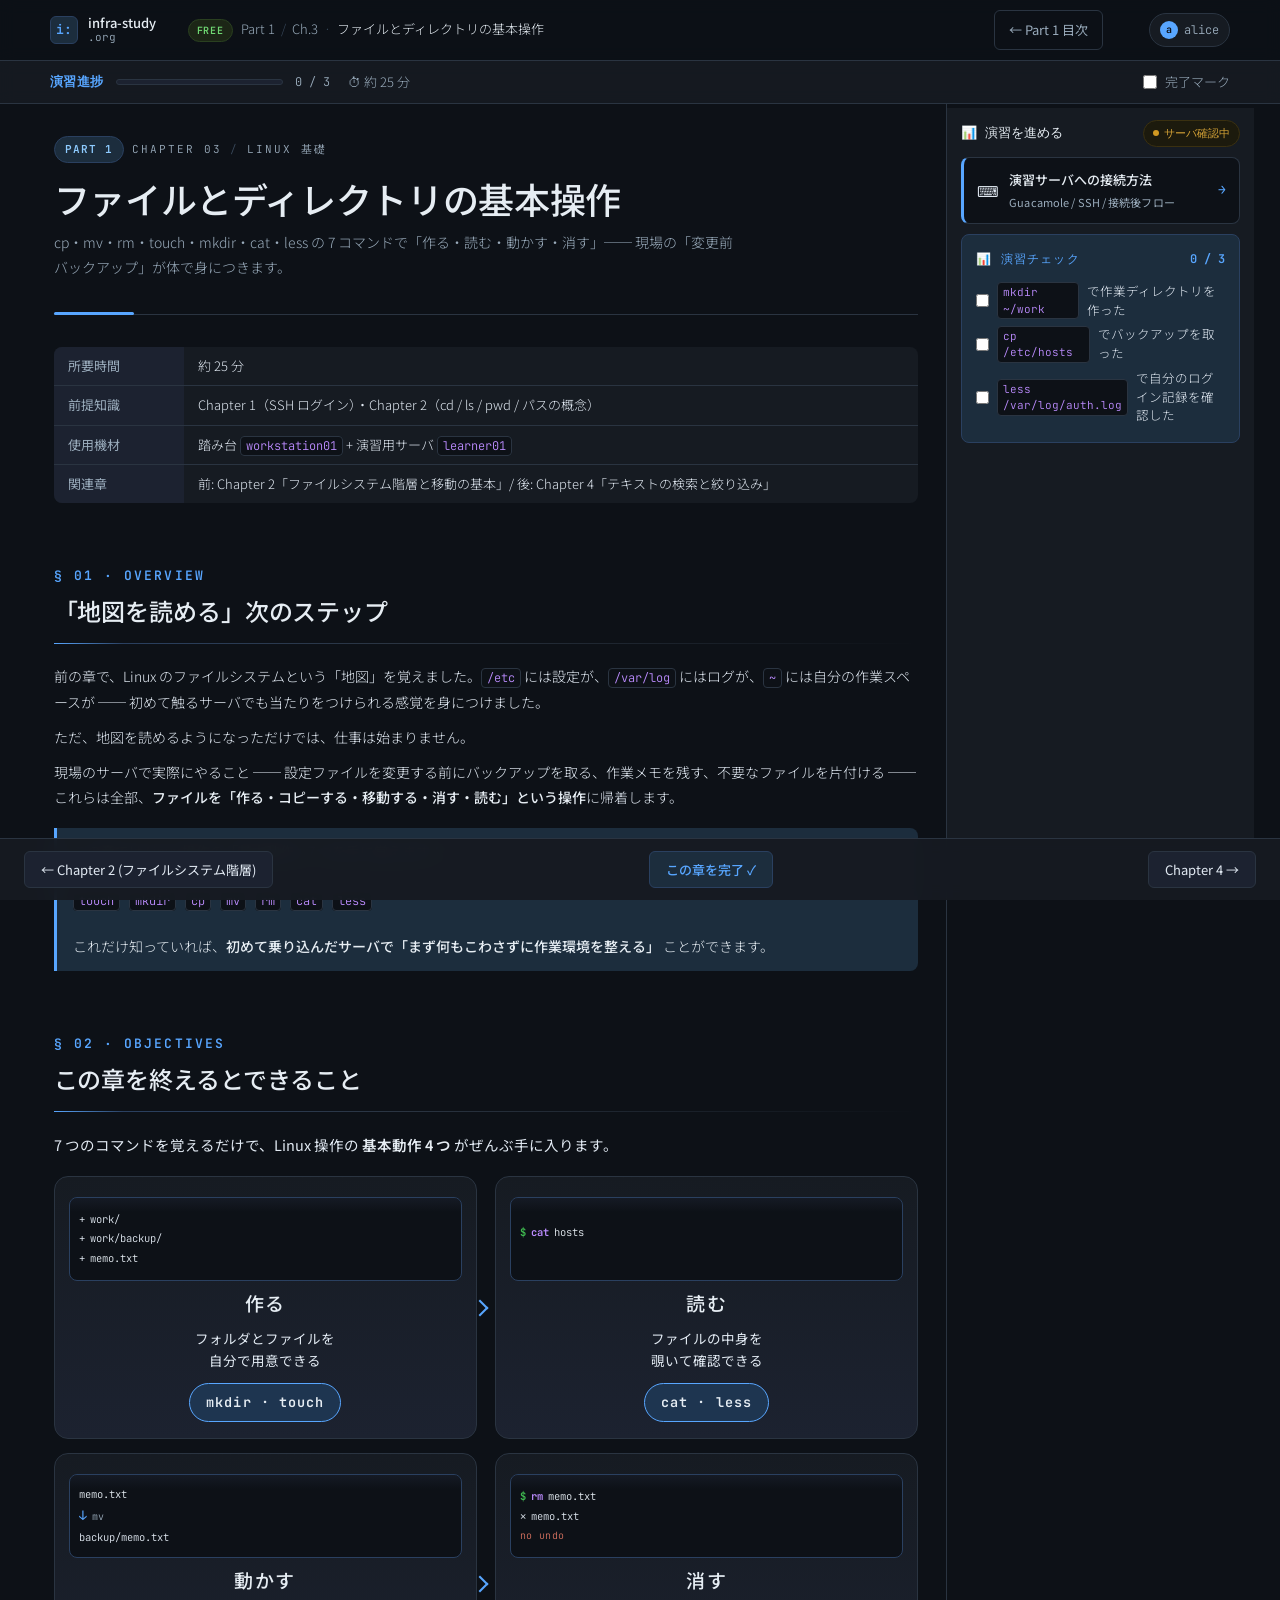
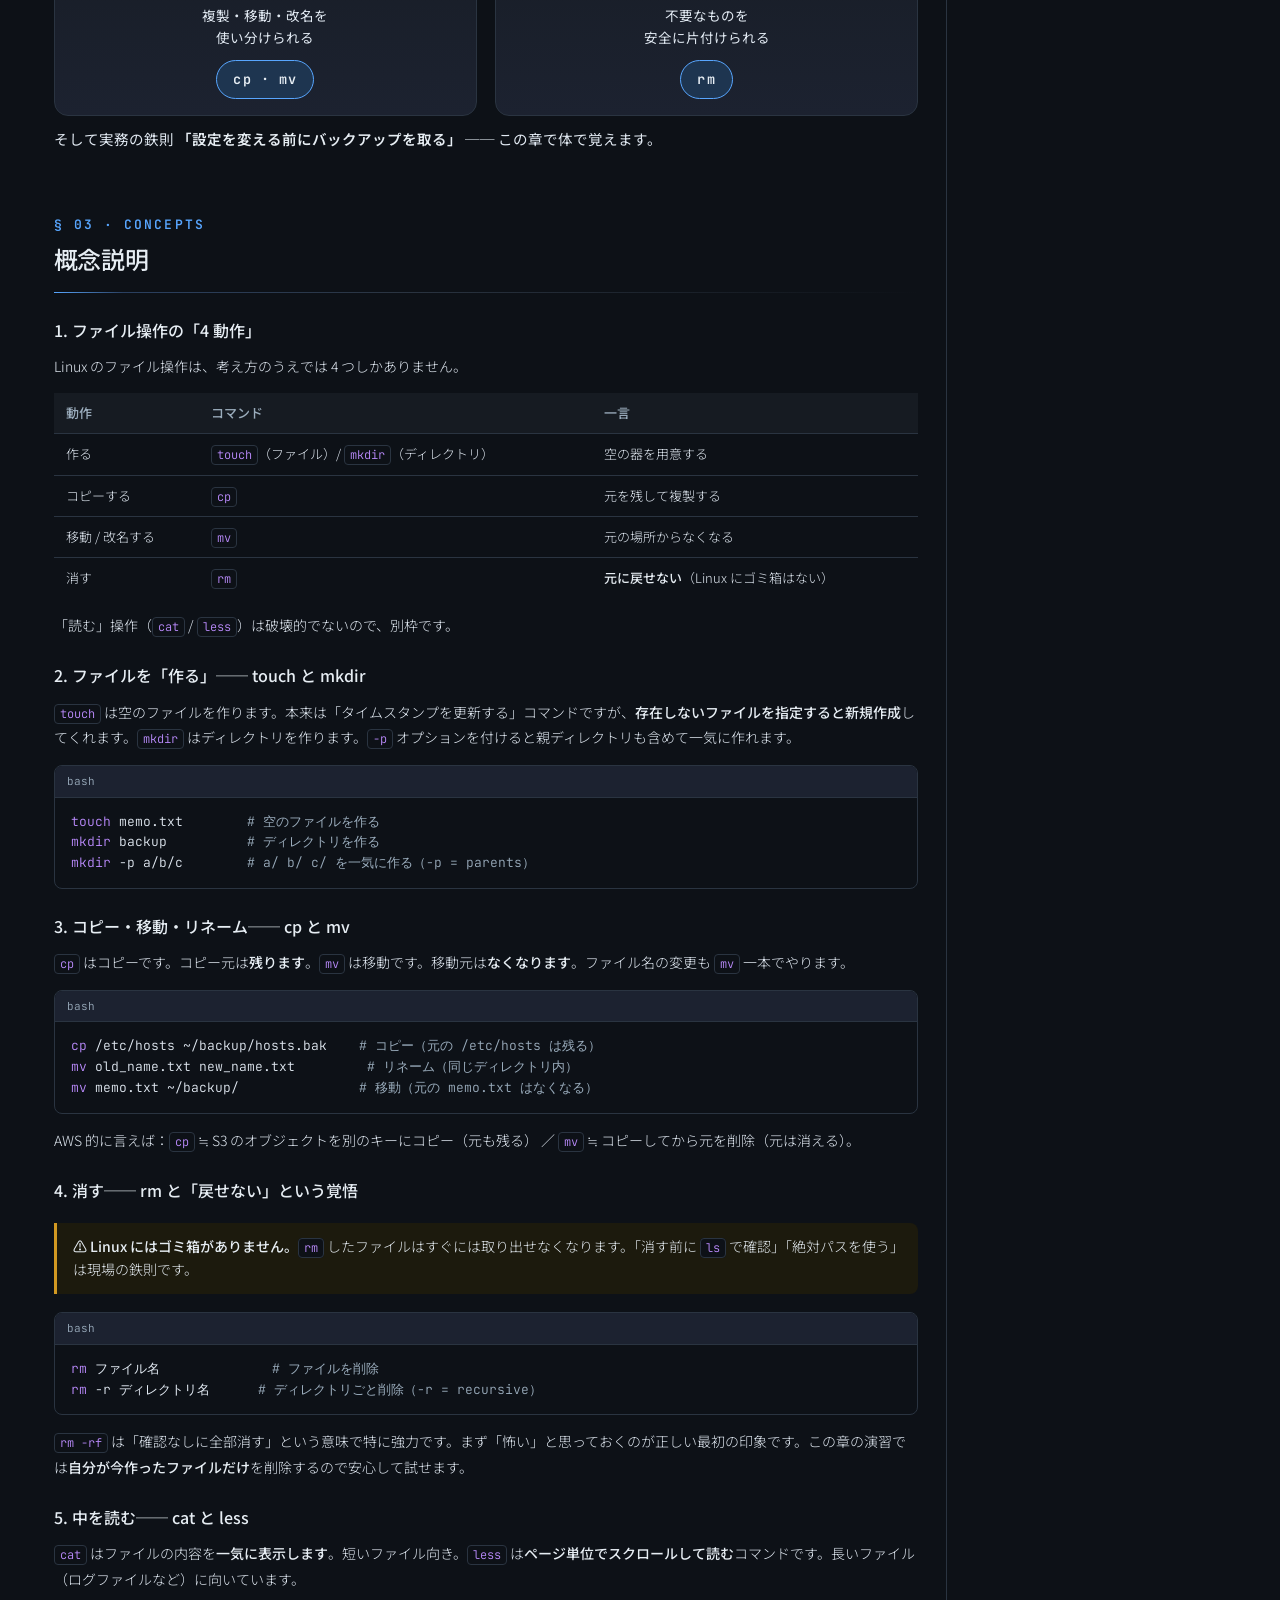
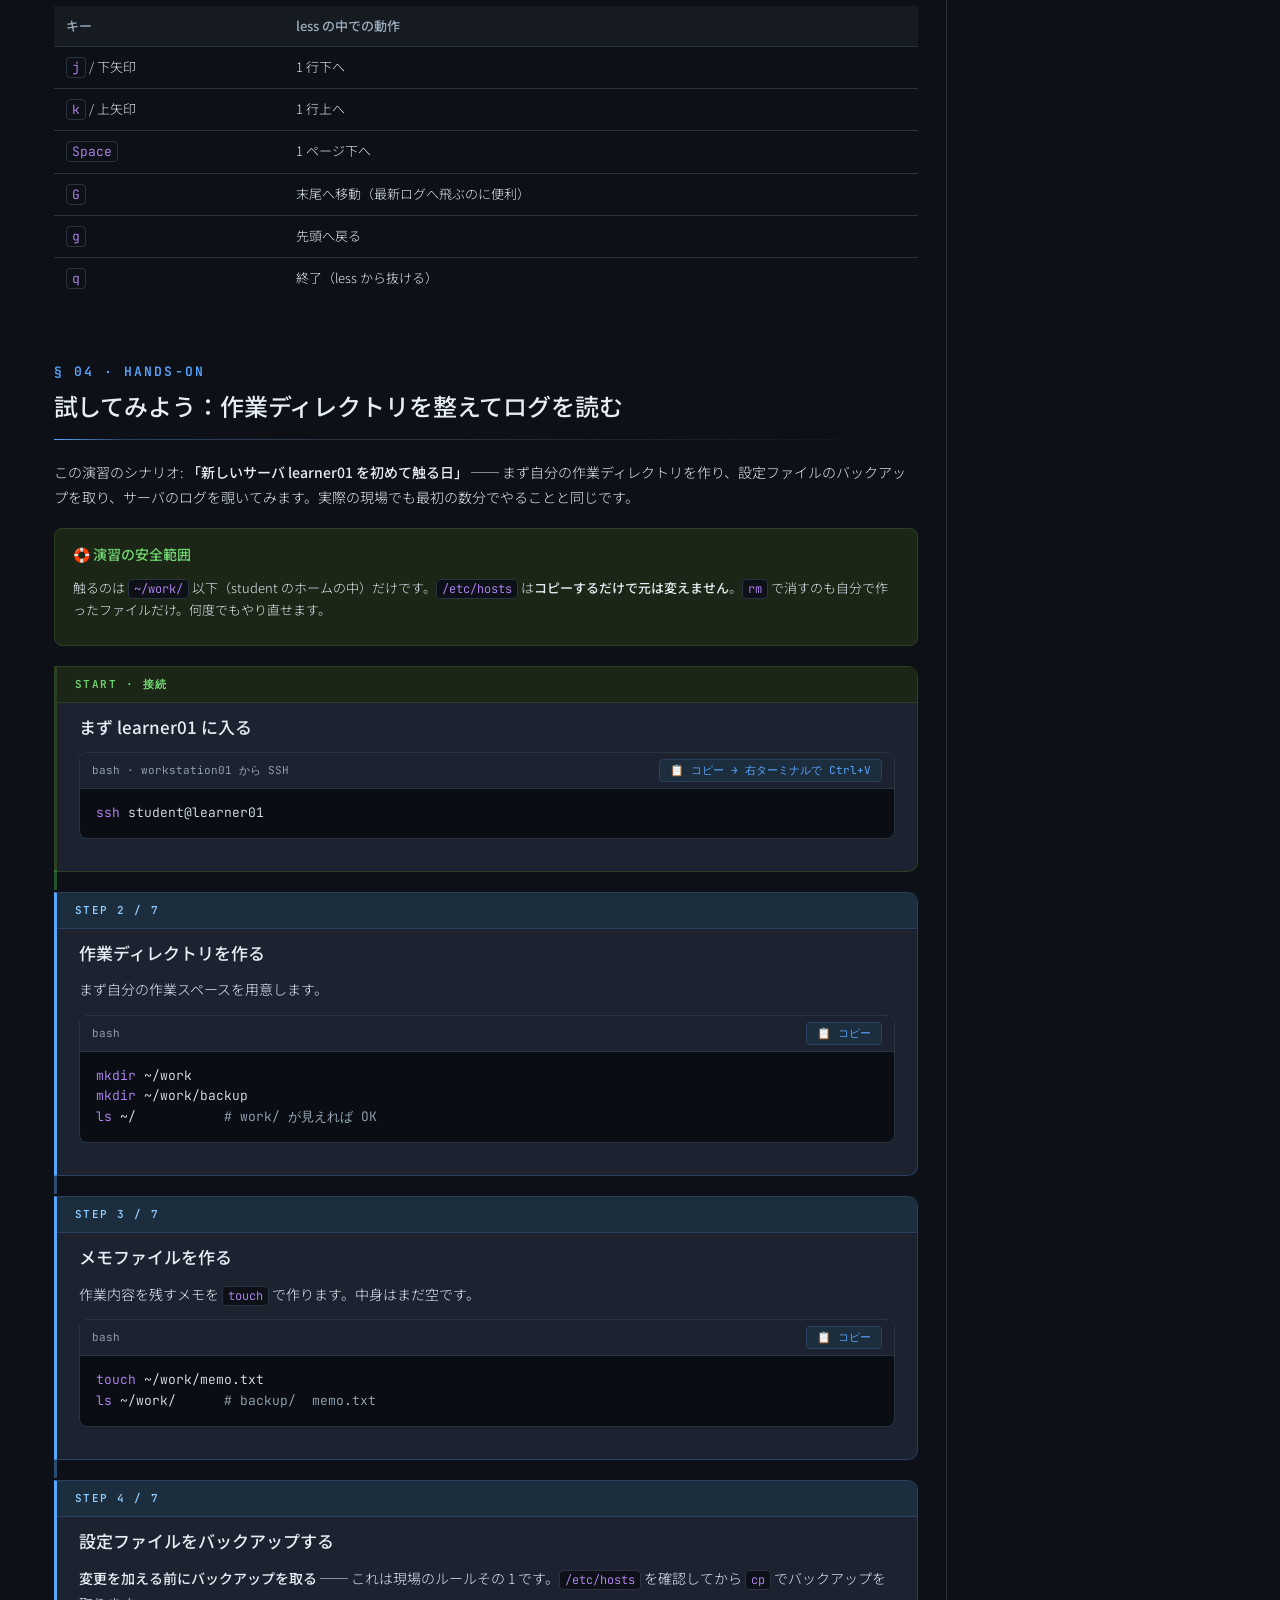
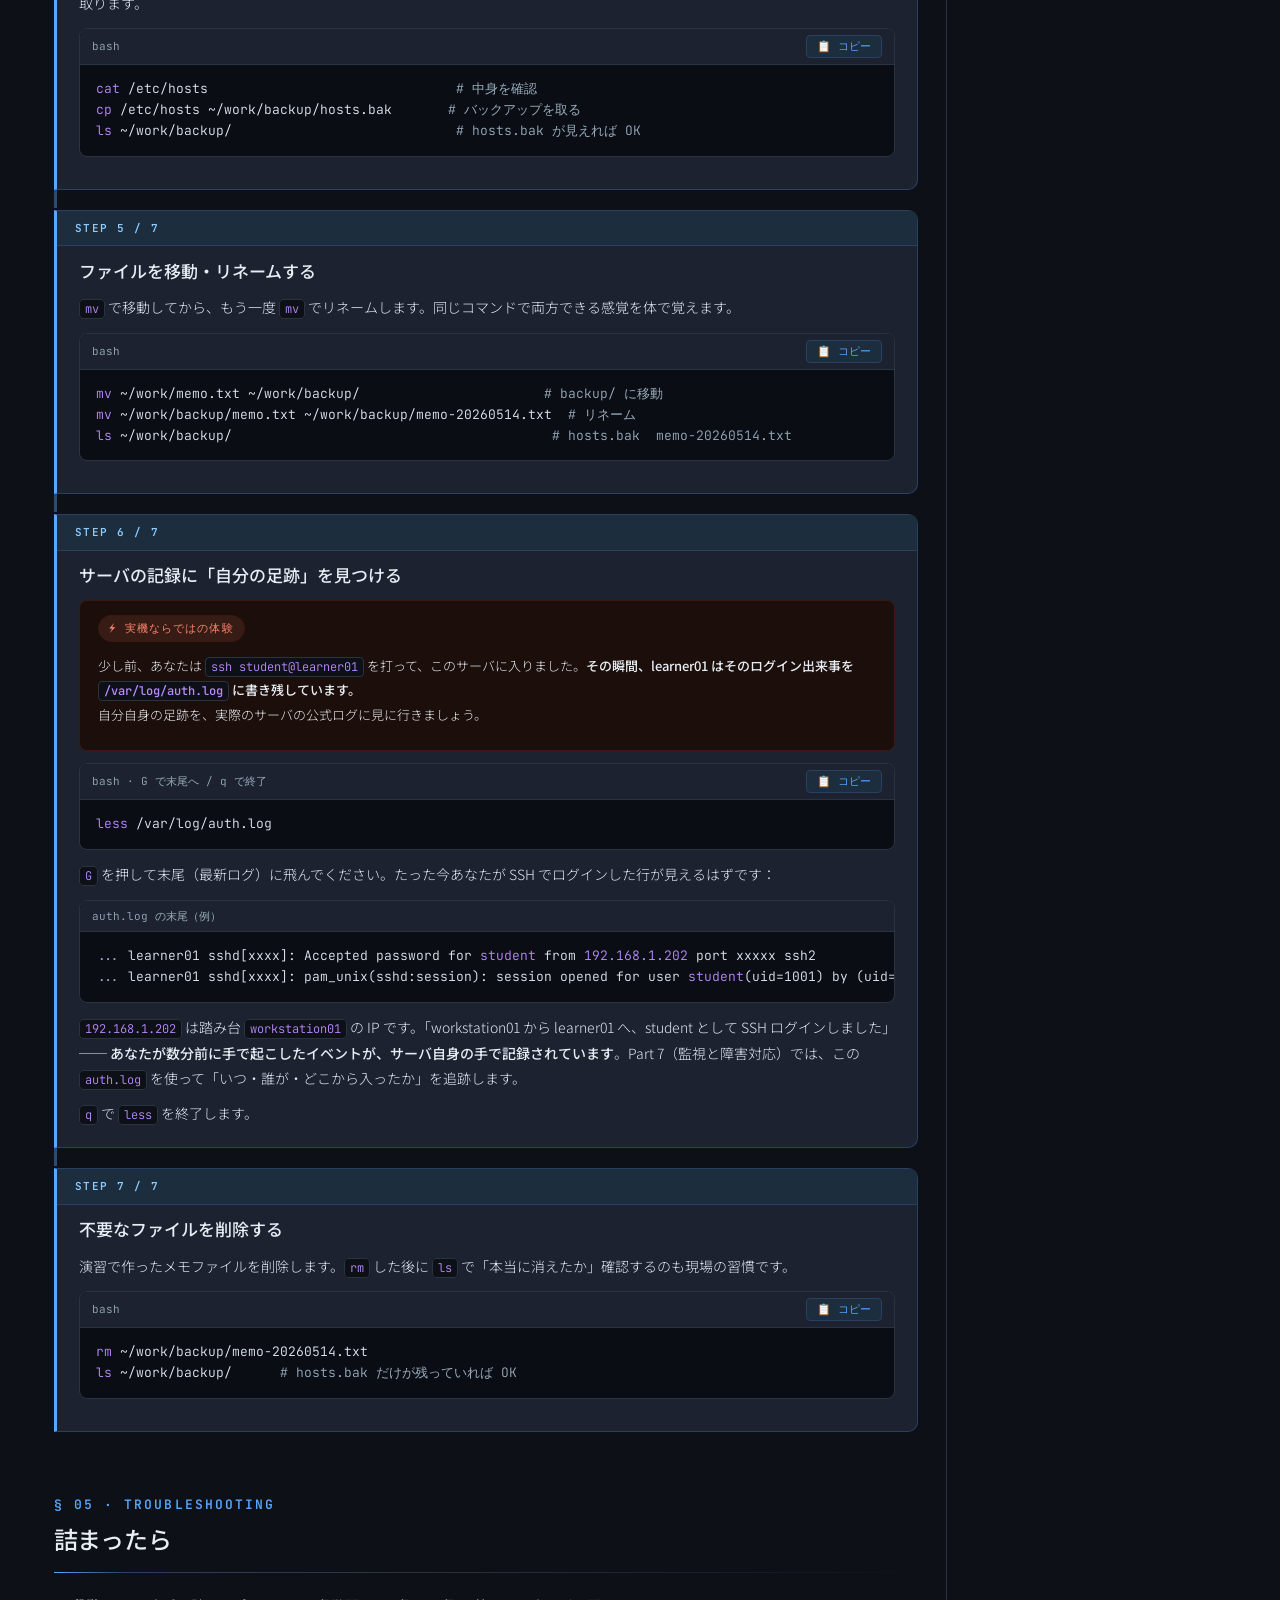
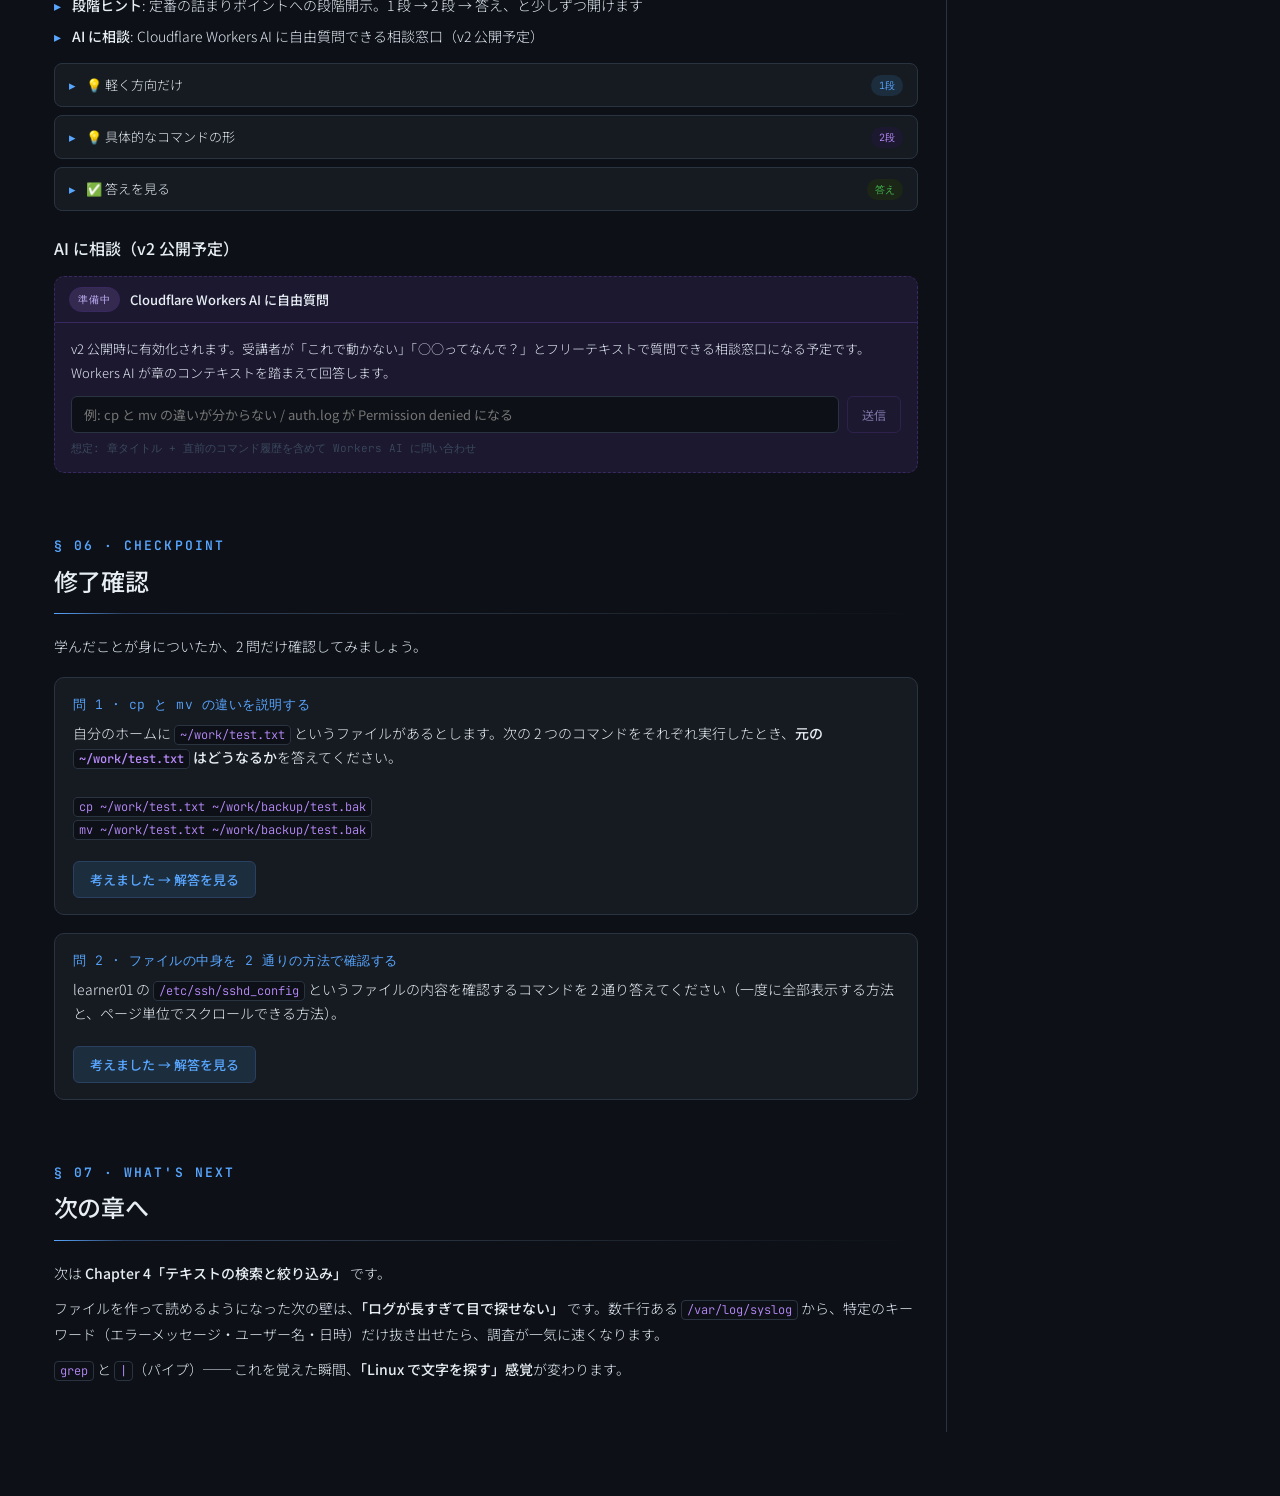
<file: chapter03-prototype.html>
<!DOCTYPE html>
<html lang="ja">
<head>
<meta charset="UTF-8">
<meta name="viewport" content="width=device-width, initial-scale=1.0">
<title>Chapter 3: ファイルとディレクトリの基本操作 — infra-study.org</title>
<link rel="stylesheet" href="chapter.css">
</head>
<body>

<!-- ─── Header ─── -->
<header class="site-header">
  <div class="header-inner">
    <a href="#" class="brand">
      <div class="brand-mark">i:</div>
      <div class="brand-text">
        <span class="brand-name">infra-study</span>
        <span class="brand-domain">.org</span>
      </div>
    </a>
    <nav class="crumb">
      <span class="badge-free" title="無料体験版">FREE</span><span>Part 1</span><span class="sep">/</span><span>Ch.3</span><span class="sep">·</span><span class="now">ファイルとディレクトリの基本操作</span>
    </nav>
    <a href="#" class="nav-toc">← Part 1 目次</a>
    <span class="nav-user" title="ログイン済受講者の表示"><span class="avatar">a</span>alice</span>
  </div>
</header>

<!-- ─── Chapter Meta Bar ─── -->
<div class="meta-bar">
  <div class="meta-inner">
    <div class="progress" title="演習チェック 3 つのうち、達成済みの数">
      <span class="progress-label">演習進捗</span>
      <span class="progress-bar"><span class="progress-fill" id="progressFill" style="width:0%"></span></span>
      <span class="progress-text" id="progressText">0 / 3</span>
    </div>
    <span class="meta-time">⏱ 約 25 分</span>
    <label class="meta-progress">
      <input type="checkbox" id="chapter-complete">
      <span>完了マーク</span>
    </label>
  </div>
</div>

<!-- ─── 2-pane wrapper ─── -->
<div class="pane-wrap">

  <!-- ── Content pane ── -->
  <main class="content-pane">

    <div class="chapter-hero">
      <div class="chapter-eyebrow"><span class="chip">Part 1</span><span>Chapter 03</span><span class="sep">/</span><span>Linux 基礎</span></div>
      <h1>ファイルとディレクトリの基本操作</h1>
      <p class="chapter-subtitle">cp・mv・rm・touch・mkdir・cat・less の 7 コマンドで「作る・読む・動かす・消す」── 現場の「変更前バックアップ」が体で身につきます。</p>
    </div>

    <table class="meta-table">
      <tr><th>所要時間</th><td>約 25 分</td></tr>
      <tr><th>前提知識</th><td>Chapter 1（SSH ログイン）・Chapter 2（cd / ls / pwd / パスの概念）</td></tr>
      <tr><th>使用機材</th><td>踏み台 <code>workstation01</code> + 演習用サーバ <code>learner01</code></td></tr>
      <tr><th>関連章</th><td>前: Chapter 2「ファイルシステム階層と移動の基本」/ 後: Chapter 4「テキストの検索と絞り込み」</td></tr>
    </table>

    <h2 data-num="01" data-label="Overview">「地図を読める」次のステップ</h2>
    <p>前の章で、Linux のファイルシステムという「地図」を覚えました。<code>/etc</code> には設定が、<code>/var/log</code> にはログが、<code>~</code> には自分の作業スペースが ── 初めて触るサーバでも当たりをつけられる感覚を身につけました。</p>
    <p>ただ、地図を読めるようになっただけでは、仕事は始まりません。</p>
    <p>現場のサーバで実際にやること ── 設定ファイルを変更する前にバックアップを取る、作業メモを残す、不要なファイルを片付ける ── これらは全部、<strong>ファイルを「作る・コピーする・移動する・消す・読む」という操作</strong>に帰着します。</p>
    <div class="callout-key">この章では Linux 操作の「基本動作」7 つを手に覚えます：<br><br>
    <code>touch</code> &nbsp; <code>mkdir</code> &nbsp; <code>cp</code> &nbsp; <code>mv</code> &nbsp; <code>rm</code> &nbsp; <code>cat</code> &nbsp; <code>less</code><br><br>
    これだけ知っていれば、<strong>初めて乗り込んだサーバで「まず何もこわさずに作業環境を整える」</strong> ことができます。</div>

    <h2 data-num="02" data-label="Objectives">この章を終えるとできること</h2>
    <p class="obj-intro">7 つのコマンドを覚えるだけで、Linux 操作の <strong>基本動作 4 つ</strong> がぜんぶ手に入ります。</p>

    <div class="objective-grid">
      <div class="obj-card">
        <div class="obj-icon" aria-label="mkdir と touch で新しいディレクトリとファイルを作る例">
          <div class="op-line"><span class="op-plus">+</span><span class="op-dir">work/</span></div>
          <div class="op-line"><span class="op-plus">+</span><span class="op-dir">work/backup/</span></div>
          <div class="op-line"><span class="op-plus">+</span><span class="op-file">memo.txt</span></div>
        </div>
        <div class="obj-verb">作る</div>
        <div class="obj-desc">フォルダとファイルを<br>自分で用意できる</div>
        <span class="obj-cmds">mkdir · touch</span>
      </div>

      <div class="obj-card">
        <div class="obj-icon" aria-label="cat でファイルの中身を表示する例">
          <div class="op-line"><span class="op-prompt">$</span> <span class="op-cmd">cat</span> <span class="op-file">hosts</span></div>
          <div class="op-line"><span class="op-bar w-full"></span></div>
          <div class="op-line"><span class="op-bar w-md"></span></div>
          <div class="op-line"><span class="op-bar w-sm"></span></div>
        </div>
        <div class="obj-verb">読む</div>
        <div class="obj-desc">ファイルの中身を<br>覗いて確認できる</div>
        <span class="obj-cmds">cat · less</span>
      </div>

      <div class="obj-card">
        <div class="obj-icon" aria-label="cp と mv でファイルを別の場所に動かす例">
          <div class="op-line"><span class="op-file">memo.txt</span></div>
          <div class="op-line"><span class="op-arrow">↓</span><span class="op-hint">mv</span></div>
          <div class="op-line"><span class="op-dir">backup/memo.txt</span></div>
        </div>
        <div class="obj-verb">動かす</div>
        <div class="obj-desc">複製・移動・改名を<br>使い分けられる</div>
        <span class="obj-cmds">cp · mv</span>
      </div>

      <div class="obj-card danger">
        <div class="obj-icon" aria-label="rm でファイルを削除する例。元には戻せない">
          <div class="op-line"><span class="op-prompt">$</span> <span class="op-cmd">rm</span> <span class="op-file">memo.txt</span></div>
          <div class="op-line"><span class="op-x">✕</span><span class="op-strike">memo.txt</span></div>
          <div class="op-line"><span class="op-hint" style="color:var(--coral-text);opacity:0.85">no undo</span></div>
        </div>
        <div class="obj-verb">消す</div>
        <div class="obj-desc">不要なものを<br>安全に片付けられる</div>
        <span class="obj-cmds">rm</span>
      </div>
    </div>

    <p class="obj-intro">そして実務の鉄則 <strong>「設定を変える前にバックアップを取る」</strong> ── この章で体で覚えます。</p>

    <h2 data-num="03" data-label="Concepts">概念説明</h2>

    <h3>1. ファイル操作の「4 動作」</h3>
    <p>Linux のファイル操作は、考え方のうえでは 4 つしかありません。</p>
    <table class="op-table">
      <tr><th>動作</th><th>コマンド</th><th>一言</th></tr>
      <tr><td>作る</td><td><code>touch</code>（ファイル）/ <code>mkdir</code>（ディレクトリ）</td><td>空の器を用意する</td></tr>
      <tr><td>コピーする</td><td><code>cp</code></td><td>元を残して複製する</td></tr>
      <tr><td>移動 / 改名する</td><td><code>mv</code></td><td>元の場所からなくなる</td></tr>
      <tr><td>消す</td><td><code>rm</code></td><td><strong>元に戻せない</strong>（Linux にゴミ箱はない）</td></tr>
    </table>
    <p>「読む」操作（<code>cat</code> / <code>less</code>）は破壊的でないので、別枠です。</p>

    <h3>2. ファイルを「作る」── touch と mkdir</h3>
    <p><code>touch</code> は空のファイルを作ります。本来は「タイムスタンプを更新する」コマンドですが、<strong>存在しないファイルを指定すると新規作成</strong>してくれます。<code>mkdir</code> はディレクトリを作ります。<code>-p</code> オプションを付けると親ディレクトリも含めて一気に作れます。</p>
    <div class="codeblock">
      <div class="codeblock-head"><span>bash</span></div>
      <pre><span class="kw">touch</span> memo.txt        <span class="comment"># 空のファイルを作る</span>
<span class="kw">mkdir</span> backup          <span class="comment"># ディレクトリを作る</span>
<span class="kw">mkdir</span> -p a/b/c        <span class="comment"># a/ b/ c/ を一気に作る（-p = parents）</span></pre>
    </div>

    <h3>3. コピー・移動・リネーム── cp と mv</h3>
    <p><code>cp</code> はコピーです。コピー元は<strong>残ります</strong>。<code>mv</code> は移動です。移動元は<strong>なくなります</strong>。ファイル名の変更も <code>mv</code> 一本でやります。</p>
    <div class="codeblock">
      <div class="codeblock-head"><span>bash</span></div>
      <pre><span class="kw">cp</span> /etc/hosts ~/backup/hosts.bak    <span class="comment"># コピー（元の /etc/hosts は残る）</span>
<span class="kw">mv</span> old_name.txt new_name.txt         <span class="comment"># リネーム（同じディレクトリ内）</span>
<span class="kw">mv</span> memo.txt ~/backup/               <span class="comment"># 移動（元の memo.txt はなくなる）</span></pre>
    </div>
    <p>AWS 的に言えば：<code>cp</code> ≒ S3 のオブジェクトを別のキーにコピー（元も残る） ／ <code>mv</code> ≒ コピーしてから元を削除（元は消える）。</p>

    <h3>4. 消す── rm と「戻せない」という覚悟</h3>
    <div class="callout-amber"><strong>⚠ Linux にはゴミ箱がありません。</strong><code>rm</code> したファイルはすぐには取り出せなくなります。「消す前に <code>ls</code> で確認」「絶対パスを使う」は現場の鉄則です。</div>
    <div class="codeblock">
      <div class="codeblock-head"><span>bash</span></div>
      <pre><span class="kw">rm</span> ファイル名              <span class="comment"># ファイルを削除</span>
<span class="kw">rm</span> -r ディレクトリ名      <span class="comment"># ディレクトリごと削除（-r = recursive）</span></pre>
    </div>
    <p><code>rm -rf</code> は「確認なしに全部消す」という意味で特に強力です。まず「怖い」と思っておくのが正しい最初の印象です。この章の演習では<strong>自分が今作ったファイルだけ</strong>を削除するので安心して試せます。</p>

    <h3>5. 中を読む── cat と less</h3>
    <p><code>cat</code> はファイルの内容を<strong>一気に表示します</strong>。短いファイル向き。<code>less</code> は<strong>ページ単位でスクロールして読む</strong>コマンドです。長いファイル（ログファイルなど）に向いています。</p>
    <table class="dir-table">
      <tr><th>キー</th><th>less の中での動作</th></tr>
      <tr><td><code>j</code> / 下矢印</td><td>1 行下へ</td></tr>
      <tr><td><code>k</code> / 上矢印</td><td>1 行上へ</td></tr>
      <tr><td><code>Space</code></td><td>1 ページ下へ</td></tr>
      <tr><td><code>G</code></td><td>末尾へ移動（最新ログへ飛ぶのに便利）</td></tr>
      <tr><td><code>g</code></td><td>先頭へ戻る</td></tr>
      <tr><td><code>q</code></td><td>終了（less から抜ける）</td></tr>
    </table>

    <h2 data-num="04" data-label="Hands-on">試してみよう：作業ディレクトリを整えてログを読む</h2>
    <p>この演習のシナリオ: <strong>「新しいサーバ learner01 を初めて触る日」</strong> ── まず自分の作業ディレクトリを作り、設定ファイルのバックアップを取り、サーバのログを覗いてみます。実際の現場でも最初の数分でやることと同じです。</p>

    <div class="fail-safe">
      <div class="fail-safe-title">🛟 演習の安全範囲</div>
      <p style="font-size:13px;line-height:1.7">触るのは <code>~/work/</code> 以下（student のホームの中）だけです。<code>/etc/hosts</code> は<strong>コピーするだけで元は変えません</strong>。<code>rm</code> で消すのも自分で作ったファイルだけ。何度でもやり直せます。</p>
    </div>

    <section class="step-section step-start" data-step="1" data-total="7">
      <h3 class="step-title">まず learner01 に入る</h3>
      <div class="codeblock">
        <div class="codeblock-head">
          <span>bash · workstation01 から SSH</span>
          <button class="copy-btn" data-copy="ssh student@learner01">📋 コピー → 右ターミナルで Ctrl+V</button>
        </div>
        <pre><span class="kw">ssh</span> student@learner01</pre>
      </div>
    </section>

    <section class="step-section" data-step="2" data-total="7">
      <h3 class="step-title">作業ディレクトリを作る</h3>
      <p>まず自分の作業スペースを用意します。</p>
      <div class="codeblock">
        <div class="codeblock-head">
          <span>bash</span>
          <button class="copy-btn" data-copy="mkdir ~/work&#10;mkdir ~/work/backup&#10;ls ~/">📋 コピー</button>
        </div>
        <pre><span class="kw">mkdir</span> ~/work
<span class="kw">mkdir</span> ~/work/backup
<span class="kw">ls</span> ~/           <span class="comment"># work/ が見えれば OK</span></pre>
      </div>
    </section>

    <section class="step-section" data-step="3" data-total="7">
      <h3 class="step-title">メモファイルを作る</h3>
      <p>作業内容を残すメモを <code>touch</code> で作ります。中身はまだ空です。</p>
      <div class="codeblock">
        <div class="codeblock-head">
          <span>bash</span>
          <button class="copy-btn" data-copy="touch ~/work/memo.txt&#10;ls ~/work/">📋 コピー</button>
        </div>
        <pre><span class="kw">touch</span> ~/work/memo.txt
<span class="kw">ls</span> ~/work/      <span class="comment"># backup/  memo.txt</span></pre>
      </div>
    </section>

    <section class="step-section" data-step="4" data-total="7">
      <h3 class="step-title">設定ファイルをバックアップする</h3>
      <p><strong>変更を加える前にバックアップを取る</strong> ── これは現場のルールその 1 です。<code>/etc/hosts</code> を確認してから <code>cp</code> でバックアップを取ります。</p>
      <div class="codeblock">
        <div class="codeblock-head">
          <span>bash</span>
          <button class="copy-btn" data-copy="cat /etc/hosts&#10;cp /etc/hosts ~/work/backup/hosts.bak&#10;ls ~/work/backup/">📋 コピー</button>
        </div>
        <pre><span class="kw">cat</span> /etc/hosts                               <span class="comment"># 中身を確認</span>
<span class="kw">cp</span> /etc/hosts ~/work/backup/hosts.bak       <span class="comment"># バックアップを取る</span>
<span class="kw">ls</span> ~/work/backup/                            <span class="comment"># hosts.bak が見えれば OK</span></pre>
      </div>
    </section>

    <section class="step-section" data-step="5" data-total="7">
      <h3 class="step-title">ファイルを移動・リネームする</h3>
      <p><code>mv</code> で移動してから、もう一度 <code>mv</code> でリネームします。同じコマンドで両方できる感覚を体で覚えます。</p>
      <div class="codeblock">
        <div class="codeblock-head">
          <span>bash</span>
          <button class="copy-btn" data-copy="mv ~/work/memo.txt ~/work/backup/&#10;mv ~/work/backup/memo.txt ~/work/backup/memo-20260514.txt&#10;ls ~/work/backup/">📋 コピー</button>
        </div>
        <pre><span class="kw">mv</span> ~/work/memo.txt ~/work/backup/                       <span class="comment"># backup/ に移動</span>
<span class="kw">mv</span> ~/work/backup/memo.txt ~/work/backup/memo-20260514.txt  <span class="comment"># リネーム</span>
<span class="kw">ls</span> ~/work/backup/                                        <span class="comment"># hosts.bak  memo-20260514.txt</span></pre>
      </div>
    </section>

    <section class="step-section" data-step="6" data-total="7">
      <h3 class="step-title">サーバの記録に「自分の足跡」を見つける</h3>
      <div class="callout-coral">
        <span class="coral-badge">⚡ 実機ならではの体験</span>
        <p style="font-size:13px;line-height:1.8;margin-top:4px">少し前、あなたは <code>ssh student@learner01</code> を打って、このサーバに入りました。<strong>その瞬間、learner01 はそのログイン出来事を <code>/var/log/auth.log</code> に書き残しています。</strong><br>
        自分自身の足跡を、実際のサーバの公式ログに見に行きましょう。</p>
      </div>
      <div class="codeblock">
        <div class="codeblock-head">
          <span>bash · G で末尾へ / q で終了</span>
          <button class="copy-btn" data-copy="less /var/log/auth.log">📋 コピー</button>
        </div>
        <pre><span class="kw">less</span> /var/log/auth.log</pre>
      </div>
      <p><code>G</code> を押して末尾（最新ログ）に飛んでください。たった今あなたが SSH でログインした行が見えるはずです：</p>
      <div class="codeblock">
        <div class="codeblock-head"><span>auth.log の末尾（例）</span></div>
        <pre><span class="comment">...</span> learner01 sshd[xxxx]: Accepted password for <span class="kw">student</span> from <span class="kw">192.168.1.202</span> port xxxxx ssh2
<span class="comment">...</span> learner01 sshd[xxxx]: pam_unix(sshd:session): session opened for user <span class="kw">student</span>(uid=1001) by (uid=0)</pre>
      </div>
      <p><code>192.168.1.202</code> は踏み台 <code>workstation01</code> の IP です。「workstation01 から learner01 へ、student として SSH ログインしました」── <strong>あなたが数分前に手で起こしたイベントが、サーバ自身の手で記録されています</strong>。Part 7（監視と障害対応）では、この <code>auth.log</code> を使って「いつ・誰が・どこから入ったか」を追跡します。</p>
      <p><code>q</code> で <code>less</code> を終了します。</p>
    </section>

    <section class="step-section" data-step="7" data-total="7">
      <h3 class="step-title">不要なファイルを削除する</h3>
      <p>演習で作ったメモファイルを削除します。<code>rm</code> した後に <code>ls</code> で「本当に消えたか」確認するのも現場の習慣です。</p>
      <div class="codeblock">
        <div class="codeblock-head">
          <span>bash</span>
          <button class="copy-btn" data-copy="rm ~/work/backup/memo-20260514.txt&#10;ls ~/work/backup/">📋 コピー</button>
        </div>
        <pre><span class="kw">rm</span> ~/work/backup/memo-20260514.txt
<span class="kw">ls</span> ~/work/backup/      <span class="comment"># hosts.bak だけが残っていれば OK</span></pre>
      </div>
    </section>

    <h2 data-num="05" data-label="Troubleshooting">詰まったら</h2>
    <ul class="bullets" style="margin-bottom:14px">
      <li><strong>段階ヒント</strong>: 定番の詰まりポイントへの段階開示。1 段 → 2 段 → 答え、と少しずつ開けます</li>
      <li><strong>AI に相談</strong>: Cloudflare Workers AI に自由質問できる相談窓口（v2 公開予定）</li>
    </ul>

    <details class="hint stage1">
      <summary>💡 軽く方向だけ</summary>
      <div class="hint-body">
        <code>cp</code> と <code>mv</code> はどちらも「元のファイル」と「行き先」の 2 つを引数にとります。行き先がディレクトリなら、その中にファイルが入ります。行き先がファイル名なら、その名前でコピー / 移動されます。
      </div>
    </details>

    <details class="hint stage2">
      <summary>💡 具体的なコマンドの形</summary>
      <div class="hint-body">
        <div class="codeblock" style="margin:0 0 8px">
          <pre><span class="kw">cp</span> 元ファイル 行き先ディレクトリ/    <span class="comment"># ディレクトリに入れる</span>
<span class="kw">cp</span> 元ファイル 行き先ファイル名        <span class="comment"># 指定した名前でコピー</span>
<span class="kw">mv</span> 元ファイル 行き先ディレクトリ/    <span class="comment"># 移動</span>
<span class="kw">mv</span> 元ファイル 新しいファイル名        <span class="comment"># リネーム</span></pre>
        </div>
        <code>less</code> を終了するには <code>q</code>。どこで詰まっているか分からなくなったら <code>ls ~/work/</code> と <code>ls ~/work/backup/</code> でファイルの所在を確認。
      </div>
    </details>

    <details class="hint answer">
      <summary>✅ 答えを見る</summary>
      <div class="hint-body">
        <div class="codeblock" style="margin:0 0 10px">
          <pre><span class="kw">mkdir</span> ~/work && <span class="kw">mkdir</span> ~/work/backup
<span class="kw">touch</span> ~/work/memo.txt
<span class="kw">cp</span> /etc/hosts ~/work/backup/hosts.bak
<span class="kw">cat</span> ~/work/backup/hosts.bak
<span class="kw">mv</span> ~/work/memo.txt ~/work/backup/
<span class="kw">mv</span> ~/work/backup/memo.txt ~/work/backup/memo-20260514.txt
<span class="kw">less</span> /var/log/auth.log          <span class="comment"># G で末尾、q で終了</span>
<span class="kw">rm</span> ~/work/backup/memo-20260514.txt</pre>
        </div>
        <p><code>cp</code> と <code>mv</code> の最大の違いは「元が残るか・消えるか」。<code>rm</code> は「元に戻せない」。この 3 つの特性の違いを体で覚えると、操作ミスが格段に減ります。</p>
      </div>
    </details>

    <h3>AI に相談（v2 公開予定）</h3>
    <div class="ai-chat-mock">
      <div class="ai-chat-head">
        <span class="ai-badge">準備中</span>
        <span class="ai-chat-title">Cloudflare Workers AI に自由質問</span>
      </div>
      <div class="ai-chat-body">
        <p>v2 公開時に有効化されます。受講者が「これで動かない」「○○ってなんで？」とフリーテキストで質問できる相談窓口になる予定です。Workers AI が章のコンテキストを踏まえて回答します。</p>
        <div class="ai-chat-input-mock">
          <input type="text" placeholder="例: cp と mv の違いが分からない / auth.log が Permission denied になる" disabled>
          <button class="ai-send-btn" disabled>送信</button>
        </div>
        <div class="ai-chat-meta">想定: 章タイトル + 直前のコマンド履歴を含めて Workers AI に問い合わせ</div>
      </div>
    </div>

    <h2 data-num="06" data-label="Checkpoint">修了確認</h2>
    <p>学んだことが身についたか、2 問だけ確認してみましょう。</p>

    <div class="quiz">
      <div class="quiz-title">問 1 · cp と mv の違いを説明する</div>
      <div class="quiz-q">自分のホームに <code>~/work/test.txt</code> というファイルがあるとします。次の 2 つのコマンドをそれぞれ実行したとき、<strong>元の <code>~/work/test.txt</code> はどうなるか</strong>を答えてください。<br><br><code>cp ~/work/test.txt ~/work/backup/test.bak</code><br><code>mv ~/work/test.txt ~/work/backup/test.bak</code></div>
      <button class="quiz-btn" data-modal="quiz1">考えました → 解答を見る</button>
    </div>

    <div class="quiz">
      <div class="quiz-title">問 2 · ファイルの中身を 2 通りの方法で確認する</div>
      <div class="quiz-q">learner01 の <code>/etc/ssh/sshd_config</code> というファイルの内容を確認するコマンドを 2 通り答えてください（一度に全部表示する方法と、ページ単位でスクロールできる方法）。</div>
      <button class="quiz-btn" data-modal="quiz2">考えました → 解答を見る</button>
    </div>

    <h2 data-num="07" data-label="What's next">次の章へ</h2>
    <p>次は <strong>Chapter 4「テキストの検索と絞り込み」</strong> です。</p>
    <p>ファイルを作って読めるようになった次の壁は、<strong>「ログが長すぎて目で探せない」</strong> です。数千行ある <code>/var/log/syslog</code> から、特定のキーワード（エラーメッセージ・ユーザー名・日時）だけ抜き出せたら、調査が一気に速くなります。</p>
    <p><code>grep</code> と <code>|</code>（パイプ）── これを覚えた瞬間、<strong>「Linux で文字を探す」感覚</strong>が変わります。</p>

  </main>

  <!-- ── Terminal pane ── -->
  <aside class="terminal-pane">
    <div class="term-head">
      <span class="label">📊 演習を進める</span>
      <span class="server-status" title="演習サーバの稼働状況（手動更新）"><span class="status-dot"></span>サーバ確認中</span>
    </div>

    <a href="connect.html" class="connect-banner" title="演習サーバへの接続方法（オンボーディング）">
      <span class="banner-icon">⌨</span>
      <span class="banner-text">演習サーバへの接続方法
        <span class="banner-sub">Guacamole / SSH / 接続後フロー</span>
      </span>
      <span class="banner-arr">→</span>
    </a>

    <div class="checklist prominent">
      <div class="checklist-head">
        <span class="checklist-title">📊 演習チェック</span>
        <span class="checklist-progress" id="checklistProgress">0 / 3</span>
      </div>
      <label class="checklist-item"><input type="checkbox"> <code>mkdir ~/work</code> で作業ディレクトリを作った</label>
      <label class="checklist-item"><input type="checkbox"> <code>cp /etc/hosts</code> でバックアップを取った</label>
      <label class="checklist-item"><input type="checkbox"> <code>less /var/log/auth.log</code> で自分のログイン記録を確認した</label>
    </div>

    <!-- Part 別チートシートスロット -->
    <div class="cheat-slot"></div>
  </aside>

</div>

<!-- ─── Footer ─── -->
<footer class="chapter-footer">
  <button class="foot-btn">← Chapter 2 (ファイルシステム階層)</button>
  <button class="foot-btn complete">この章を完了 ✓</button>
  <button class="foot-btn">Chapter 4 →</button>
</footer>

<!-- ─── Modals ─── -->
<div class="modal-backdrop" id="modal-quiz1">
  <div class="modal">
    <div class="modal-title">問 1 · 解答</div>
    <div class="modal-body">
      <ul>
        <li><code>cp ~/work/test.txt ~/work/backup/test.bak</code> → 元の <code>~/work/test.txt</code> は<strong>そのまま残る</strong>。<code>~/work/backup/test.bak</code> に複製が作られる。</li>
        <li><code>mv ~/work/test.txt ~/work/backup/test.bak</code> → 元の <code>~/work/test.txt</code> は<strong>なくなる</strong>（<code>~/work/backup/test.bak</code> に移動する）。</li>
      </ul>
      <p style="margin-top:12px">実際に試したい人は <code>touch ~/work/test.txt</code> で空ファイルを作ってから両方試してみてください。<code>ls ~/work/</code> で「元が残っているか・消えているか」を目で確認できます。</p>
      <p style="margin-top:10px">応用: 現場で <code>/etc/hosts</code> のようなシステムファイルを編集するときは、必ず <code>cp /etc/hosts /etc/hosts.bak</code> で<strong>バックアップを取ってから</strong>編集します。<strong>「変更する前に cp で複製」</strong> ── これは現場の鉄則です。</p>
    </div>
    <button class="modal-close" data-close>閉じる</button>
  </div>
</div>

<div class="modal-backdrop" id="modal-quiz2">
  <div class="modal">
    <div class="modal-title">問 2 · 解答</div>
    <div class="modal-body">
      <div class="codeblock" style="margin:0 0 12px">
        <pre><span class="kw">cat</span> /etc/ssh/sshd_config     <span class="comment"># 一度に全部表示</span>
<span class="kw">less</span> /etc/ssh/sshd_config    <span class="comment"># ページ単位（q で終了）</span></pre>
      </div>
      <p><code>/etc/ssh/sshd_config</code> は SSH サーバの設定ファイルです。<code>PasswordAuthentication</code>（パスワード認証を許可するか）、<code>Port</code>（SSH が使うポート番号）などの設定が並んでいます。Part 3 でこのファイルを読み解いていきます。</p>
      <p style="margin-top:10px"><code>cat</code> は短いファイル向き、<code>less</code> は長いファイル向き。<code>sshd_config</code> はそこそこ長いので、実際に比べてみると 2 つの違いが体感できます。</p>
    </div>
    <button class="modal-close" data-close>閉じる</button>
  </div>
</div>

<script src="chapter.js"></script>

</body>
</html>
</file>
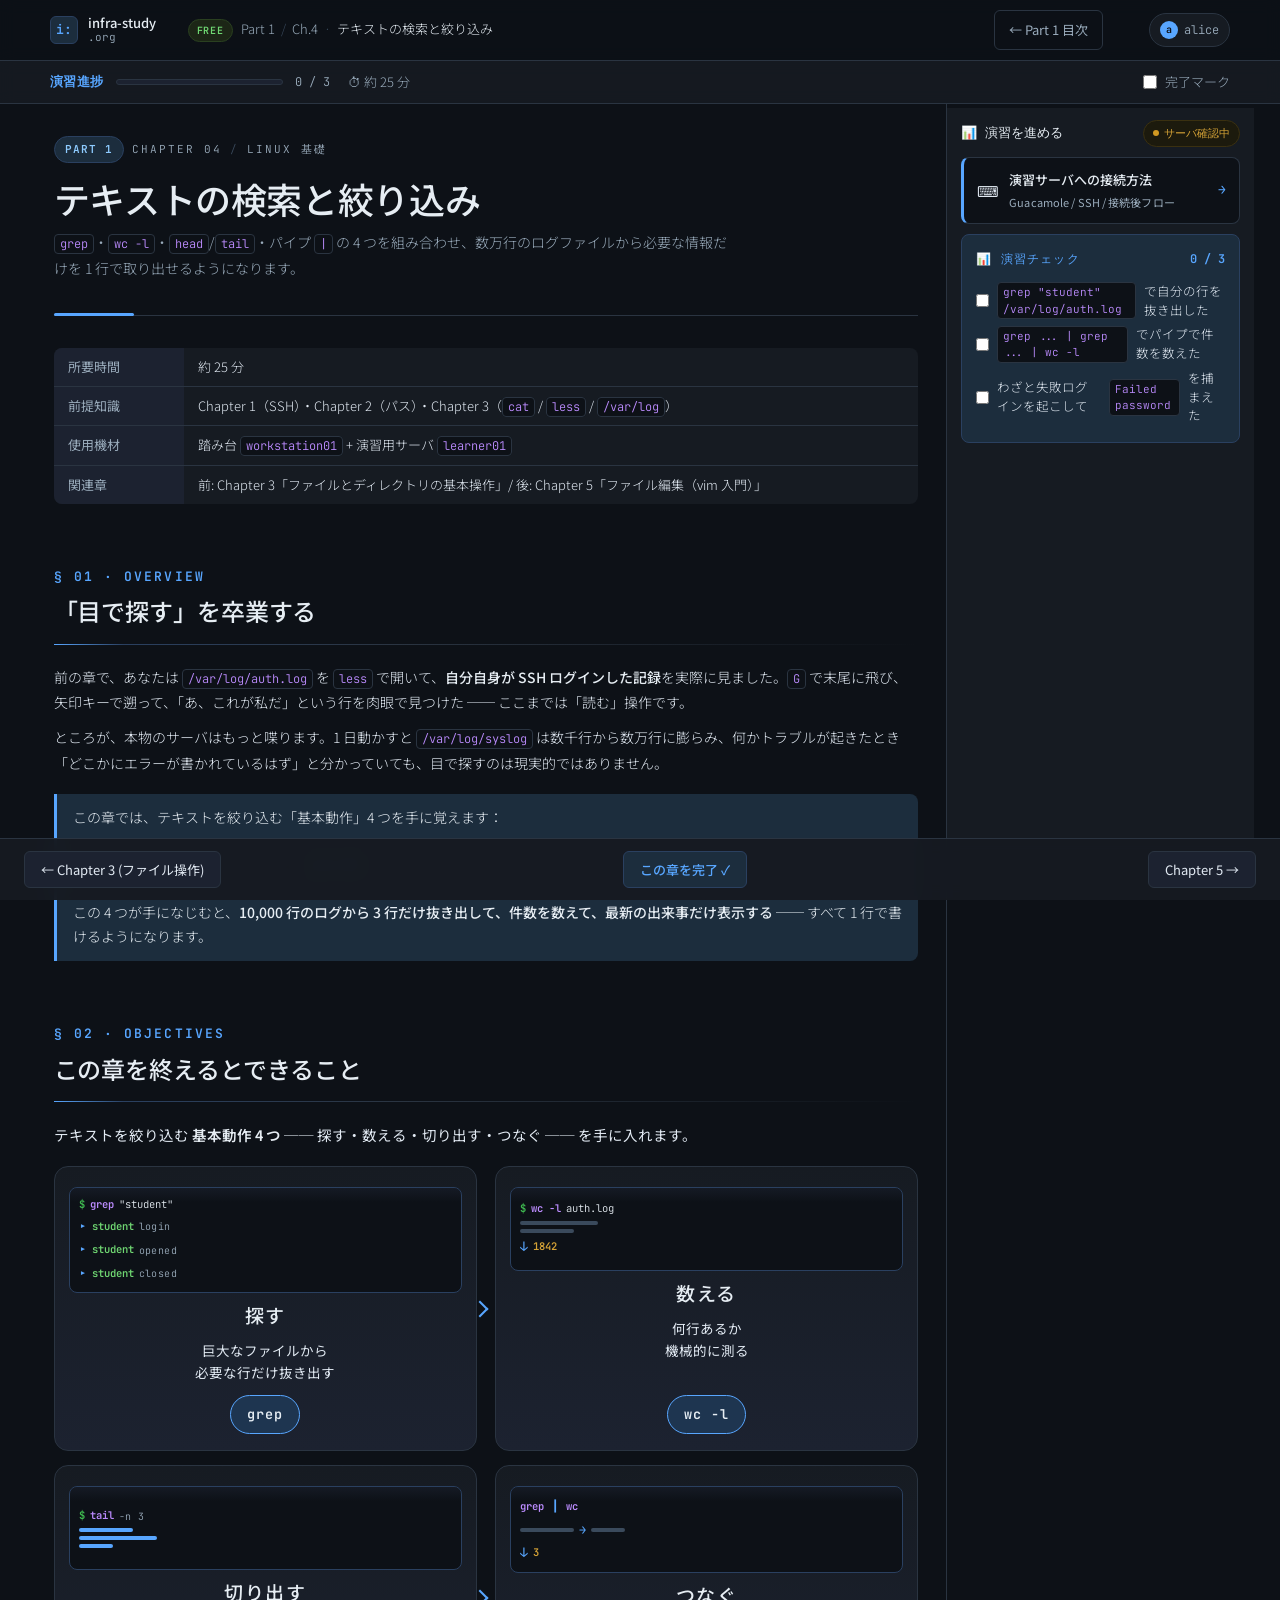
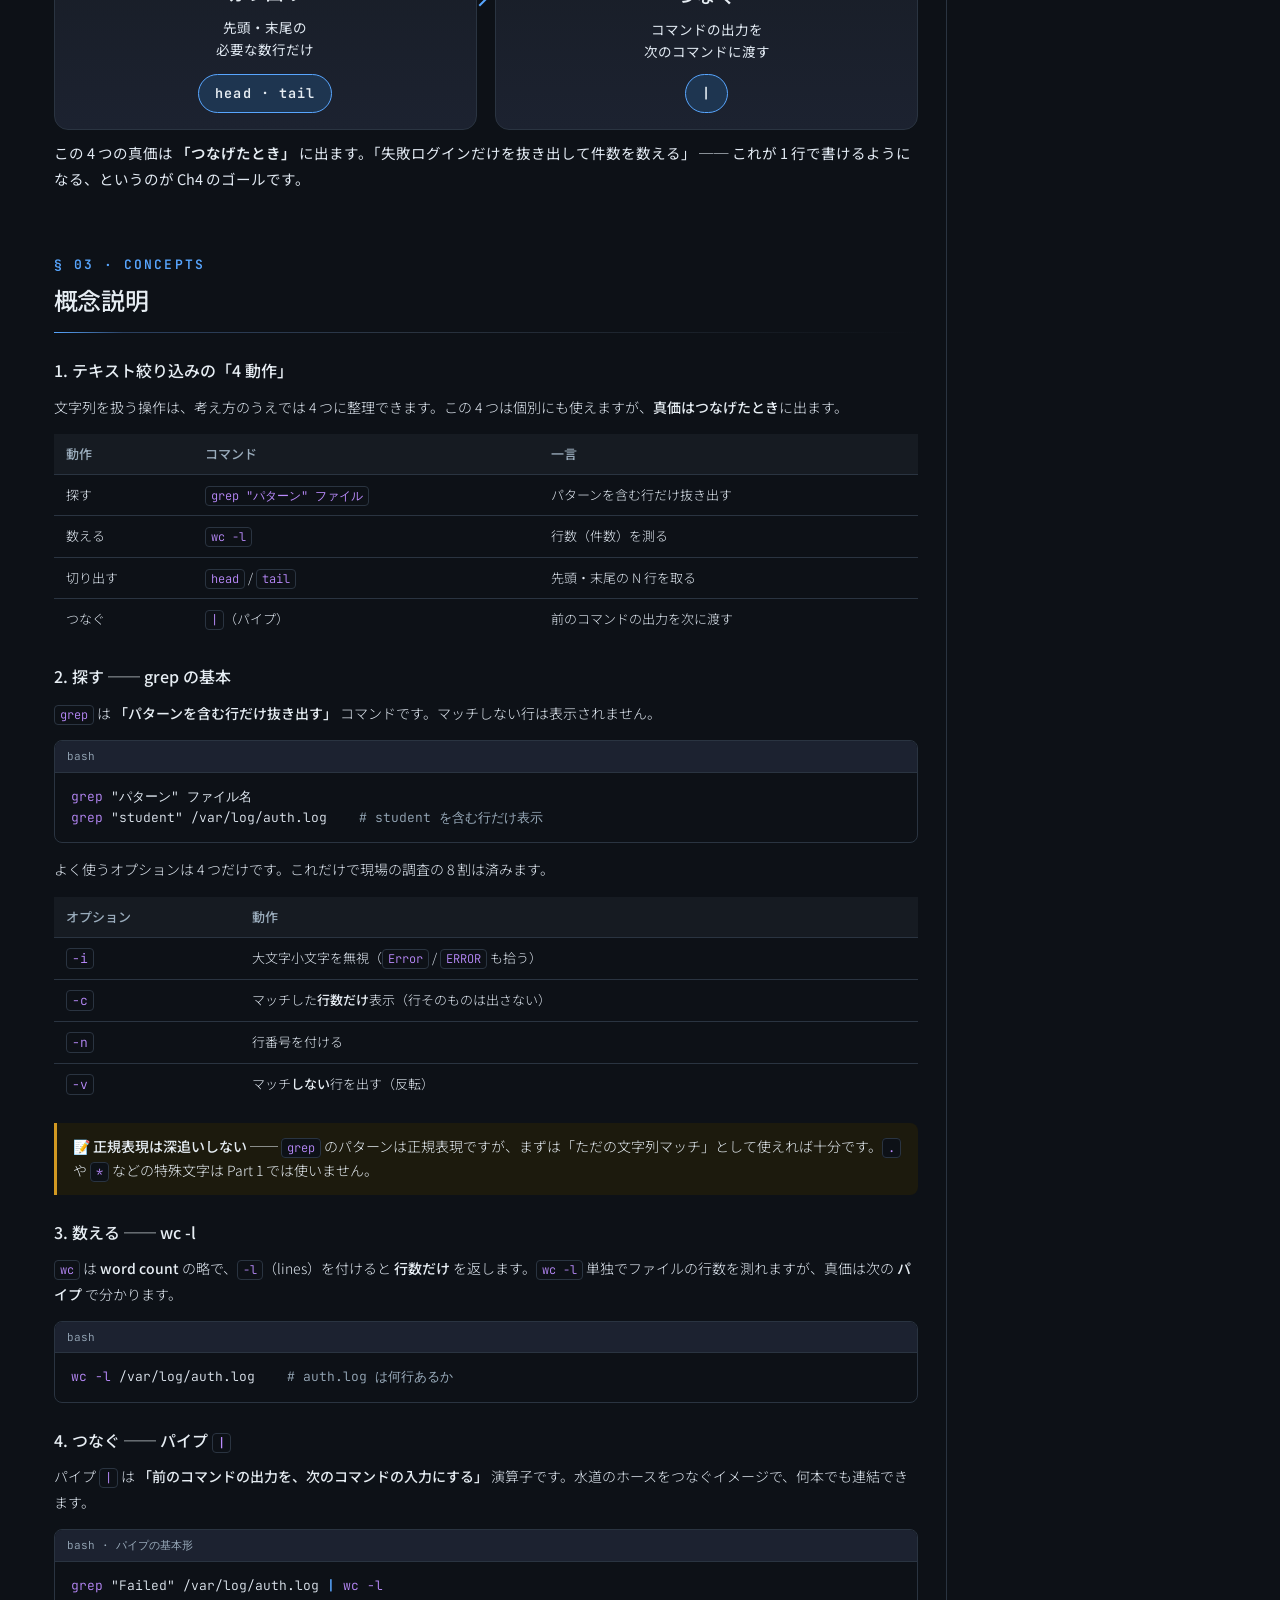
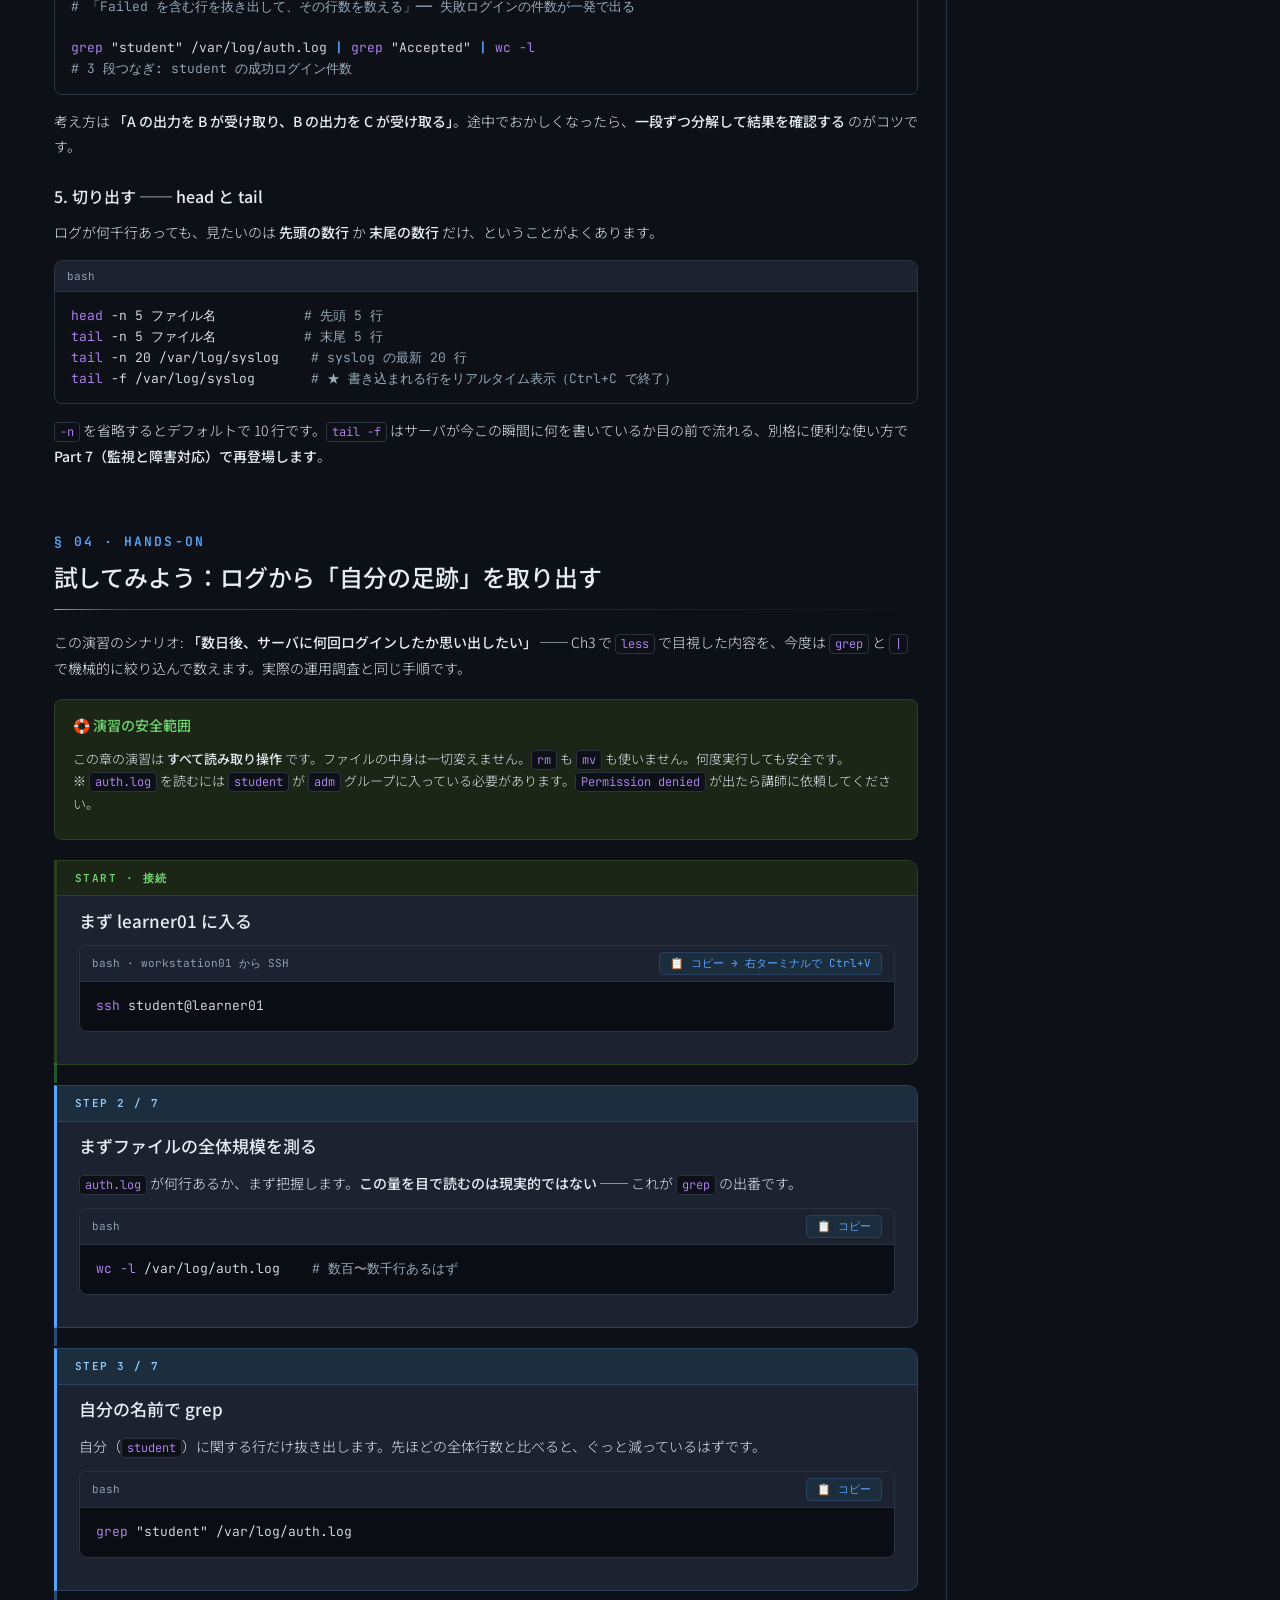
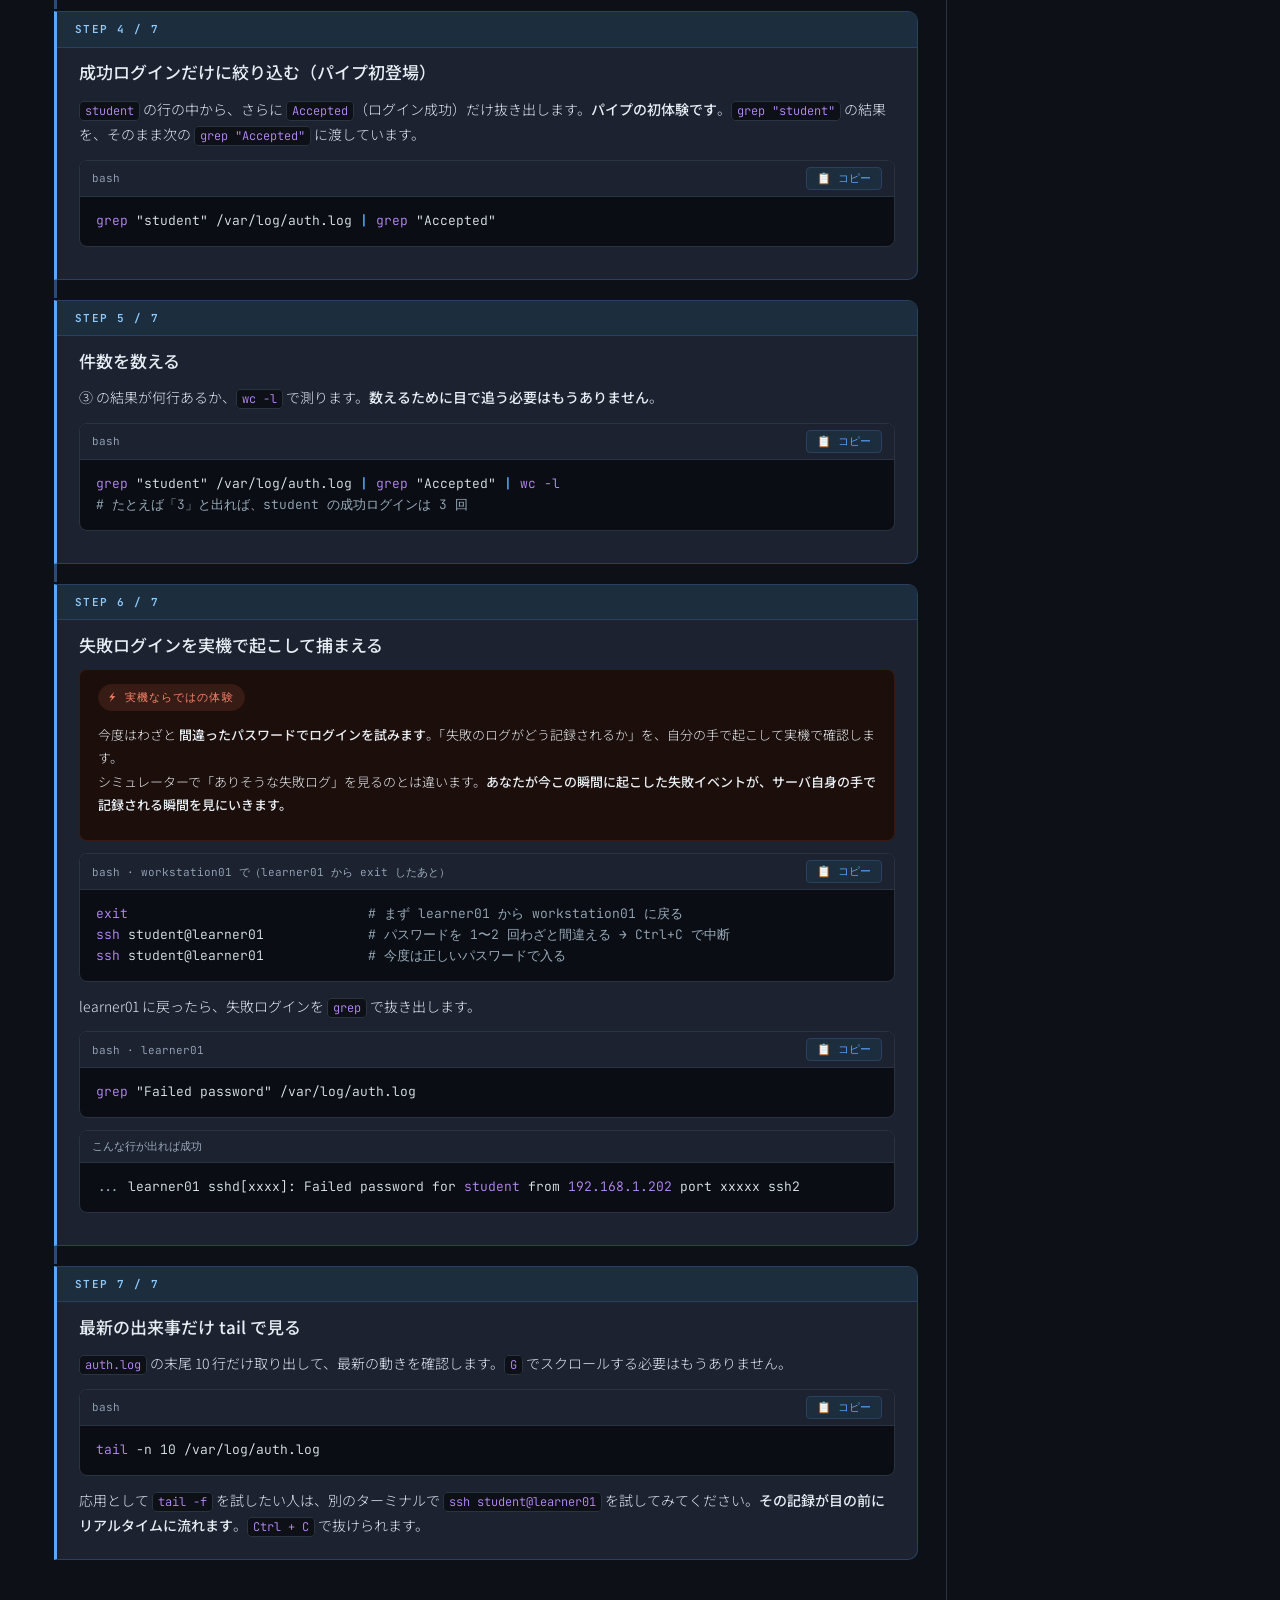
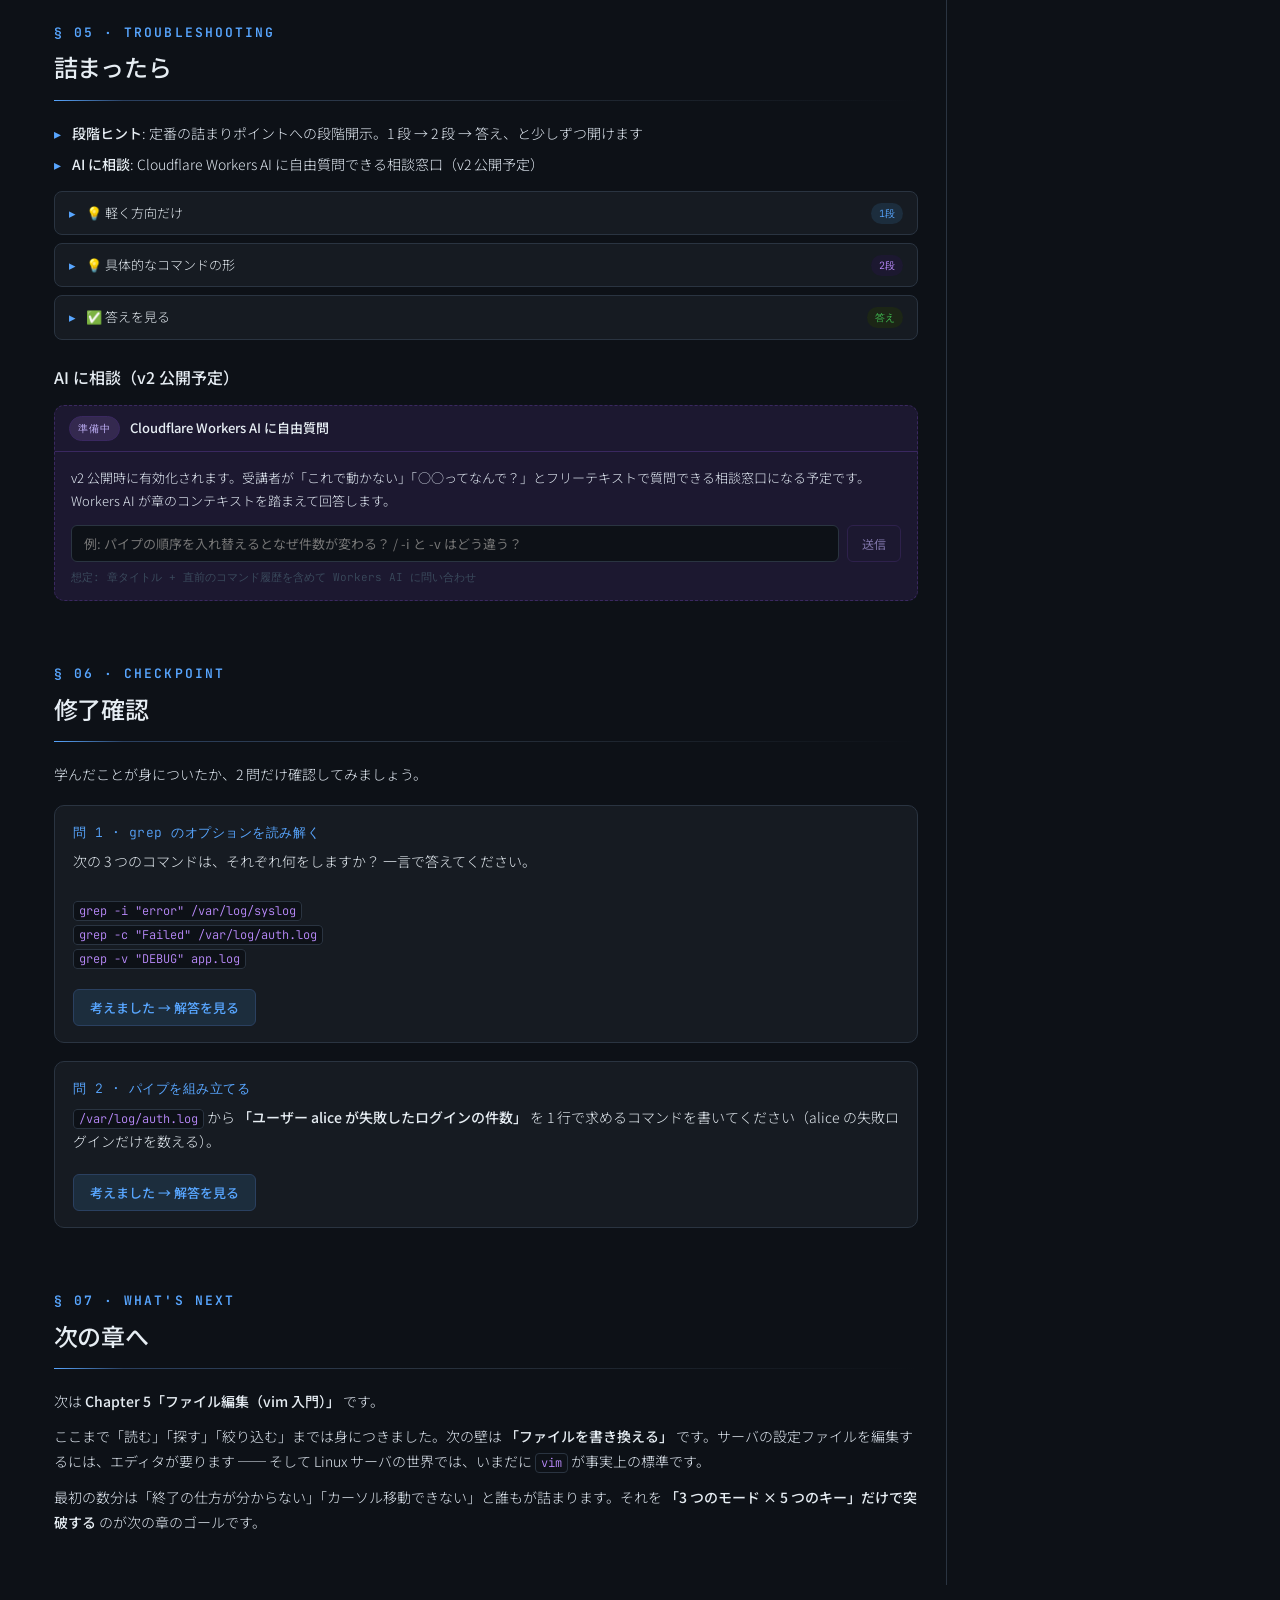
<file: chapter04-prototype.html>
<!DOCTYPE html>
<html lang="ja">
<head>
<meta charset="UTF-8">
<meta name="viewport" content="width=device-width, initial-scale=1.0">
<title>Chapter 4: テキストの検索と絞り込み — infra-study.org</title>
<link rel="stylesheet" href="chapter.css">
<style>
/* Ch4 固有: パイプ演算子の色付けと obj-icon 拡張クラス */
.codeblock pre .pipe{color:var(--accent);font-weight:600}
.obj-icon .op-bar{display:inline-block;height:4px;background:var(--muted-dim);border-radius:99px;flex:none}
.obj-icon .op-bar.w-full{width:78px}
.obj-icon .op-bar.w-md{width:54px}
.obj-icon .op-bar.w-sm{width:34px}
.obj-icon .op-bar.hi{background:var(--accent)}
.obj-icon .op-pipe{color:var(--accent);font-weight:700;font-size:14px;padding:0 2px}
.obj-icon .op-match{color:var(--green-text);font-weight:600}
.obj-icon .op-cursor{display:inline-block;width:6px;height:11px;background:var(--accent);vertical-align:-2px;margin-left:2px;animation:obj-blink 1.1s steps(2,end) infinite}
@keyframes obj-blink{50%{opacity:0}}
</style>
</head>
<body>

<!-- ─── Header ─── -->
<header class="site-header">
  <div class="header-inner">
    <a href="#" class="brand">
      <div class="brand-mark">i:</div>
      <div class="brand-text">
        <span class="brand-name">infra-study</span>
        <span class="brand-domain">.org</span>
      </div>
    </a>
    <nav class="crumb">
      <span class="badge-free" title="無料体験版">FREE</span><span>Part 1</span><span class="sep">/</span><span>Ch.4</span><span class="sep">·</span><span class="now">テキストの検索と絞り込み</span>
    </nav>
    <a href="#" class="nav-toc">← Part 1 目次</a>
    <span class="nav-user" title="ログイン済受講者の表示"><span class="avatar">a</span>alice</span>
  </div>
</header>

<!-- ─── Chapter Meta Bar ─── -->
<div class="meta-bar">
  <div class="meta-inner">
    <div class="progress" title="演習チェック 3 つのうち、達成済みの数">
      <span class="progress-label">演習進捗</span>
      <span class="progress-bar"><span class="progress-fill" id="progressFill" style="width:0%"></span></span>
      <span class="progress-text" id="progressText">0 / 3</span>
    </div>
    <span class="meta-time">⏱ 約 25 分</span>
    <label class="meta-progress">
      <input type="checkbox" id="chapter-complete">
      <span>完了マーク</span>
    </label>
  </div>
</div>

<!-- ─── 2-pane wrapper ─── -->
<div class="pane-wrap">

  <!-- ── Content pane ── -->
  <main class="content-pane">

    <div class="chapter-hero">
      <div class="chapter-eyebrow"><span class="chip">Part 1</span><span>Chapter 04</span><span class="sep">/</span><span>Linux 基礎</span></div>
      <h1>テキストの検索と絞り込み</h1>
      <p class="chapter-subtitle"><code>grep</code>・<code>wc -l</code>・<code>head</code>/<code>tail</code>・パイプ <code>|</code> の 4 つを組み合わせ、数万行のログファイルから必要な情報だけを 1 行で取り出せるようになります。</p>
    </div>

    <table class="meta-table">
      <tr><th>所要時間</th><td>約 25 分</td></tr>
      <tr><th>前提知識</th><td>Chapter 1（SSH）・Chapter 2（パス）・Chapter 3（<code>cat</code> / <code>less</code> / <code>/var/log</code>）</td></tr>
      <tr><th>使用機材</th><td>踏み台 <code>workstation01</code> + 演習用サーバ <code>learner01</code></td></tr>
      <tr><th>関連章</th><td>前: Chapter 3「ファイルとディレクトリの基本操作」/ 後: Chapter 5「ファイル編集（vim 入門）」</td></tr>
    </table>

    <h2 data-num="01" data-label="Overview">「目で探す」を卒業する</h2>
    <p>前の章で、あなたは <code>/var/log/auth.log</code> を <code>less</code> で開いて、<strong>自分自身が SSH ログインした記録</strong>を実際に見ました。<code>G</code> で末尾に飛び、矢印キーで遡って、「あ、これが私だ」という行を肉眼で見つけた ── ここまでは「読む」操作です。</p>
    <p>ところが、本物のサーバはもっと喋ります。1 日動かすと <code>/var/log/syslog</code> は数千行から数万行に膨らみ、何かトラブルが起きたとき「どこかにエラーが書かれているはず」と分かっていても、目で探すのは現実的ではありません。</p>
    <div class="callout-key">この章では、テキストを絞り込む「基本動作」4 つを手に覚えます：<br><br>
    <code>grep</code> &nbsp; <code>wc -l</code> &nbsp; <code>head</code> / <code>tail</code> &nbsp; <code>|</code>（パイプ）<br><br>
    この 4 つが手になじむと、<strong>10,000 行のログから 3 行だけ抜き出して、件数を数えて、最新の出来事だけ表示する</strong> ── すべて 1 行で書けるようになります。</div>

    <h2 data-num="02" data-label="Objectives">この章を終えるとできること</h2>
    <p class="obj-intro">テキストを絞り込む <strong>基本動作 4 つ</strong> ── 探す・数える・切り出す・つなぐ ── を手に入れます。</p>

    <div class="objective-grid">
      <div class="obj-card">
        <div class="obj-icon" aria-label="grep でパターンを含む行だけ抜き出す例">
          <div class="op-line"><span class="op-prompt">$</span> <span class="op-cmd">grep</span> <span class="op-file">"student"</span></div>
          <div class="op-line"><span class="op-arrow">▸</span><span class="op-match">student</span> <span class="op-hint">login</span></div>
          <div class="op-line"><span class="op-arrow">▸</span><span class="op-match">student</span> <span class="op-hint">opened</span></div>
          <div class="op-line"><span class="op-arrow">▸</span><span class="op-match">student</span> <span class="op-hint">closed</span></div>
        </div>
        <div class="obj-verb">探す</div>
        <div class="obj-desc">巨大なファイルから<br>必要な行だけ抜き出す</div>
        <span class="obj-cmds">grep</span>
      </div>

      <div class="obj-card">
        <div class="obj-icon" aria-label="wc -l でファイルの行数を数える例">
          <div class="op-line"><span class="op-prompt">$</span> <span class="op-cmd">wc -l</span> <span class="op-file">auth.log</span></div>
          <div class="op-line"><span class="op-bar w-full"></span></div>
          <div class="op-line"><span class="op-bar w-md"></span></div>
          <div class="op-line"><span class="op-arrow">↓</span><span class="op-num">1842</span></div>
        </div>
        <div class="obj-verb">数える</div>
        <div class="obj-desc">何行あるか<br>機械的に測る</div>
        <span class="obj-cmds">wc -l</span>
      </div>

      <div class="obj-card">
        <div class="obj-icon" aria-label="tail -n 3 で末尾 3 行だけ取り出す例">
          <div class="op-line"><span class="op-prompt">$</span> <span class="op-cmd">tail</span> <span class="op-hint">-n 3</span></div>
          <div class="op-line"><span class="op-bar w-md hi"></span></div>
          <div class="op-line"><span class="op-bar w-full hi"></span></div>
          <div class="op-line"><span class="op-bar w-sm hi"></span></div>
        </div>
        <div class="obj-verb">切り出す</div>
        <div class="obj-desc">先頭・末尾の<br>必要な数行だけ</div>
        <span class="obj-cmds">head · tail</span>
      </div>

      <div class="obj-card">
        <div class="obj-icon" aria-label="パイプ | で前の出力を次のコマンドに渡す例">
          <div class="op-line"><span class="op-cmd">grep</span><span class="op-pipe">|</span><span class="op-cmd">wc</span></div>
          <div class="op-line"><span class="op-bar w-md"></span><span class="op-arrow" style="font-size:12px">→</span><span class="op-bar w-sm"></span></div>
          <div class="op-line"><span class="op-arrow">↓</span><span class="op-num">3</span></div>
        </div>
        <div class="obj-verb">つなぐ</div>
        <div class="obj-desc">コマンドの出力を<br>次のコマンドに渡す</div>
        <span class="obj-cmds">|</span>
      </div>
    </div>

    <p class="obj-intro">この 4 つの真価は <strong>「つなげたとき」</strong> に出ます。「失敗ログインだけを抜き出して件数を数える」 ── これが 1 行で書けるようになる、というのが Ch4 のゴールです。</p>

    <h2 data-num="03" data-label="Concepts">概念説明</h2>

    <h3>1. テキスト絞り込みの「4 動作」</h3>
    <p>文字列を扱う操作は、考え方のうえでは 4 つに整理できます。この 4 つは個別にも使えますが、<strong>真価はつなげたとき</strong>に出ます。</p>
    <table class="op-table">
      <tr><th>動作</th><th>コマンド</th><th>一言</th></tr>
      <tr><td>探す</td><td><code>grep "パターン" ファイル</code></td><td>パターンを含む行だけ抜き出す</td></tr>
      <tr><td>数える</td><td><code>wc -l</code></td><td>行数（件数）を測る</td></tr>
      <tr><td>切り出す</td><td><code>head</code> / <code>tail</code></td><td>先頭・末尾の N 行を取る</td></tr>
      <tr><td>つなぐ</td><td><code>|</code>（パイプ）</td><td>前のコマンドの出力を次に渡す</td></tr>
    </table>

    <h3>2. 探す ── grep の基本</h3>
    <p><code>grep</code> は <strong>「パターンを含む行だけ抜き出す」</strong> コマンドです。マッチしない行は表示されません。</p>
    <div class="codeblock">
      <div class="codeblock-head"><span>bash</span></div>
      <pre><span class="kw">grep</span> "パターン" ファイル名
<span class="kw">grep</span> "student" /var/log/auth.log    <span class="comment"># student を含む行だけ表示</span></pre>
    </div>

    <p>よく使うオプションは 4 つだけです。これだけで現場の調査の 8 割は済みます。</p>
    <table class="dir-table">
      <tr><th>オプション</th><th>動作</th></tr>
      <tr><td><code>-i</code></td><td>大文字小文字を無視（<code>Error</code> / <code>ERROR</code> も拾う）</td></tr>
      <tr><td><code>-c</code></td><td>マッチした<strong>行数だけ</strong>表示（行そのものは出さない）</td></tr>
      <tr><td><code>-n</code></td><td>行番号を付ける</td></tr>
      <tr><td><code>-v</code></td><td>マッチ<strong>しない</strong>行を出す（反転）</td></tr>
    </table>
    <div class="callout-amber"><strong>📝 正規表現は深追いしない</strong> ── <code>grep</code> のパターンは正規表現ですが、まずは「ただの文字列マッチ」として使えれば十分です。<code>.</code> や <code>*</code> などの特殊文字は Part 1 では使いません。</div>

    <h3>3. 数える ── wc -l</h3>
    <p><code>wc</code> は <strong>word count</strong> の略で、<code>-l</code>（lines）を付けると <strong>行数だけ</strong> を返します。<code>wc -l</code> 単独でファイルの行数を測れますが、真価は次の <strong>パイプ</strong> で分かります。</p>
    <div class="codeblock">
      <div class="codeblock-head"><span>bash</span></div>
      <pre><span class="kw">wc -l</span> /var/log/auth.log    <span class="comment"># auth.log は何行あるか</span></pre>
    </div>

    <h3>4. つなぐ ── パイプ <code>|</code></h3>
    <p>パイプ <code>|</code> は <strong>「前のコマンドの出力を、次のコマンドの入力にする」</strong> 演算子です。水道のホースをつなぐイメージで、何本でも連結できます。</p>
    <div class="codeblock">
      <div class="codeblock-head"><span>bash · パイプの基本形</span></div>
      <pre><span class="kw">grep</span> "Failed" /var/log/auth.log <span class="pipe">|</span> <span class="kw">wc -l</span>
<span class="comment"># 「Failed を含む行を抜き出して、その行数を数える」── 失敗ログインの件数が一発で出る</span>

<span class="kw">grep</span> "student" /var/log/auth.log <span class="pipe">|</span> <span class="kw">grep</span> "Accepted" <span class="pipe">|</span> <span class="kw">wc -l</span>
<span class="comment"># 3 段つなぎ: student の成功ログイン件数</span></pre>
    </div>
    <p>考え方は <strong>「A の出力を B が受け取り、B の出力を C が受け取る」</strong>。途中でおかしくなったら、<strong>一段ずつ分解して結果を確認する</strong> のがコツです。</p>

    <h3>5. 切り出す ── head と tail</h3>
    <p>ログが何千行あっても、見たいのは <strong>先頭の数行</strong> か <strong>末尾の数行</strong> だけ、ということがよくあります。</p>
    <div class="codeblock">
      <div class="codeblock-head"><span>bash</span></div>
      <pre><span class="kw">head</span> -n 5 ファイル名           <span class="comment"># 先頭 5 行</span>
<span class="kw">tail</span> -n 5 ファイル名           <span class="comment"># 末尾 5 行</span>
<span class="kw">tail</span> -n 20 /var/log/syslog    <span class="comment"># syslog の最新 20 行</span>
<span class="kw">tail</span> -f /var/log/syslog       <span class="comment"># ★ 書き込まれる行をリアルタイム表示（Ctrl+C で終了）</span></pre>
    </div>
    <p><code>-n</code> を省略するとデフォルトで 10 行です。<code>tail -f</code> はサーバが今この瞬間に何を書いているか目の前で流れる、別格に便利な使い方で <strong>Part 7（監視と障害対応）で再登場します</strong>。</p>

    <h2 data-num="04" data-label="Hands-on">試してみよう：ログから「自分の足跡」を取り出す</h2>
    <p>この演習のシナリオ: <strong>「数日後、サーバに何回ログインしたか思い出したい」</strong> ── Ch3 で <code>less</code> で目視した内容を、今度は <code>grep</code> と <code>|</code> で機械的に絞り込んで数えます。実際の運用調査と同じ手順です。</p>

    <div class="fail-safe">
      <div class="fail-safe-title">🛟 演習の安全範囲</div>
      <p style="font-size:13px;line-height:1.7">この章の演習は <strong>すべて読み取り操作</strong> です。ファイルの中身は一切変えません。<code>rm</code> も <code>mv</code> も使いません。何度実行しても安全です。<br>
      ※ <code>auth.log</code> を読むには <code>student</code> が <code>adm</code> グループに入っている必要があります。<code>Permission denied</code> が出たら講師に依頼してください。</p>
    </div>

    <section class="step-section step-start" data-step="1" data-total="7">
      <h3 class="step-title">まず learner01 に入る</h3>
      <div class="codeblock">
        <div class="codeblock-head">
          <span>bash · workstation01 から SSH</span>
          <button class="copy-btn" data-copy="ssh student@learner01">📋 コピー → 右ターミナルで Ctrl+V</button>
        </div>
        <pre><span class="kw">ssh</span> student@learner01</pre>
      </div>
    </section>

    <section class="step-section" data-step="2" data-total="7">
      <h3 class="step-title">まずファイルの全体規模を測る</h3>
      <p><code>auth.log</code> が何行あるか、まず把握します。<strong>この量を目で読むのは現実的ではない</strong> ── これが <code>grep</code> の出番です。</p>
      <div class="codeblock">
        <div class="codeblock-head">
          <span>bash</span>
          <button class="copy-btn" data-copy="wc -l /var/log/auth.log">📋 コピー</button>
        </div>
        <pre><span class="kw">wc -l</span> /var/log/auth.log    <span class="comment"># 数百〜数千行あるはず</span></pre>
      </div>
    </section>

    <section class="step-section" data-step="3" data-total="7">
      <h3 class="step-title">自分の名前で grep</h3>
      <p>自分（<code>student</code>）に関する行だけ抜き出します。先ほどの全体行数と比べると、ぐっと減っているはずです。</p>
      <div class="codeblock">
        <div class="codeblock-head">
          <span>bash</span>
          <button class="copy-btn" data-copy="grep &quot;student&quot; /var/log/auth.log">📋 コピー</button>
        </div>
        <pre><span class="kw">grep</span> "student" /var/log/auth.log</pre>
      </div>
    </section>

    <section class="step-section" data-step="4" data-total="7">
      <h3 class="step-title">成功ログインだけに絞り込む（パイプ初登場）</h3>
      <p><code>student</code> の行の中から、さらに <code>Accepted</code>（ログイン成功）だけ抜き出します。<strong>パイプの初体験です</strong>。<code>grep "student"</code> の結果を、そのまま次の <code>grep "Accepted"</code> に渡しています。</p>
      <div class="codeblock">
        <div class="codeblock-head">
          <span>bash</span>
          <button class="copy-btn" data-copy="grep &quot;student&quot; /var/log/auth.log | grep &quot;Accepted&quot;">📋 コピー</button>
        </div>
        <pre><span class="kw">grep</span> "student" /var/log/auth.log <span class="pipe">|</span> <span class="kw">grep</span> "Accepted"</pre>
      </div>
    </section>

    <section class="step-section" data-step="5" data-total="7">
      <h3 class="step-title">件数を数える</h3>
      <p>③ の結果が何行あるか、<code>wc -l</code> で測ります。<strong>数えるために目で追う必要はもうありません</strong>。</p>
      <div class="codeblock">
        <div class="codeblock-head">
          <span>bash</span>
          <button class="copy-btn" data-copy="grep &quot;student&quot; /var/log/auth.log | grep &quot;Accepted&quot; | wc -l">📋 コピー</button>
        </div>
        <pre><span class="kw">grep</span> "student" /var/log/auth.log <span class="pipe">|</span> <span class="kw">grep</span> "Accepted" <span class="pipe">|</span> <span class="kw">wc -l</span>
<span class="comment"># たとえば「3」と出れば、student の成功ログインは 3 回</span></pre>
      </div>
    </section>

    <section class="step-section" data-step="6" data-total="7">
      <h3 class="step-title">失敗ログインを実機で起こして捕まえる</h3>
      <div class="callout-coral">
        <span class="coral-badge">⚡ 実機ならではの体験</span>
        <p style="font-size:13px;line-height:1.8;margin-top:4px">今度はわざと <strong>間違ったパスワードでログインを試みます</strong>。「失敗のログがどう記録されるか」を、自分の手で起こして実機で確認します。<br>
        シミュレーターで「ありそうな失敗ログ」を見るのとは違います。<strong>あなたが今この瞬間に起こした失敗イベントが、サーバ自身の手で記録される瞬間を見にいきます。</strong></p>
      </div>
      <div class="codeblock">
        <div class="codeblock-head">
          <span>bash · workstation01 で（learner01 から exit したあと）</span>
          <button class="copy-btn" data-copy="ssh student@learner01">📋 コピー</button>
        </div>
        <pre><span class="kw">exit</span>                              <span class="comment"># まず learner01 から workstation01 に戻る</span>
<span class="kw">ssh</span> student@learner01             <span class="comment"># パスワードを 1〜2 回わざと間違える → Ctrl+C で中断</span>
<span class="kw">ssh</span> student@learner01             <span class="comment"># 今度は正しいパスワードで入る</span></pre>
      </div>
      <p>learner01 に戻ったら、失敗ログインを <code>grep</code> で抜き出します。</p>
      <div class="codeblock">
        <div class="codeblock-head">
          <span>bash · learner01</span>
          <button class="copy-btn" data-copy="grep &quot;Failed password&quot; /var/log/auth.log">📋 コピー</button>
        </div>
        <pre><span class="kw">grep</span> "Failed password" /var/log/auth.log</pre>
      </div>
      <div class="codeblock">
        <div class="codeblock-head"><span>こんな行が出れば成功</span></div>
        <pre><span class="comment">...</span> learner01 sshd[xxxx]: Failed password for <span class="kw">student</span> from <span class="kw">192.168.1.202</span> port xxxxx ssh2</pre>
      </div>
    </section>

    <section class="step-section" data-step="7" data-total="7">
      <h3 class="step-title">最新の出来事だけ tail で見る</h3>
      <p><code>auth.log</code> の末尾 10 行だけ取り出して、最新の動きを確認します。<code>G</code> でスクロールする必要はもうありません。</p>
      <div class="codeblock">
        <div class="codeblock-head">
          <span>bash</span>
          <button class="copy-btn" data-copy="tail -n 10 /var/log/auth.log">📋 コピー</button>
        </div>
        <pre><span class="kw">tail</span> -n 10 /var/log/auth.log</pre>
      </div>
      <p>応用として <code>tail -f</code> を試したい人は、別のターミナルで <code>ssh student@learner01</code> を試してみてください。<strong>その記録が目の前にリアルタイムに流れます</strong>。<code>Ctrl + C</code> で抜けられます。</p>
    </section>

    <h2 data-num="05" data-label="Troubleshooting">詰まったら</h2>
    <ul class="bullets" style="margin-bottom:14px">
      <li><strong>段階ヒント</strong>: 定番の詰まりポイントへの段階開示。1 段 → 2 段 → 答え、と少しずつ開けます</li>
      <li><strong>AI に相談</strong>: Cloudflare Workers AI に自由質問できる相談窓口（v2 公開予定）</li>
    </ul>

    <details class="hint stage1">
      <summary>💡 軽く方向だけ</summary>
      <div class="hint-body">
        <code>grep</code> は「<strong>含む</strong> 行だけ抜き出す」、<code>wc -l</code> は「<strong>行数を数える</strong>」、<code>|</code> は「<strong>前の結果を次に渡す</strong>」── この 3 つだけ意識すれば組み立てられます。<code>grep</code> の結果を <code>| wc -l</code> につなげば、件数が出ます。
      </div>
    </details>

    <details class="hint stage2">
      <summary>💡 具体的なコマンドの形</summary>
      <div class="hint-body">
        <div class="codeblock" style="margin:0 0 8px">
          <pre><span class="kw">grep</span> "パターン" ファイル                  <span class="comment"># パターンを含む行</span>
<span class="kw">grep</span> "A" ファイル <span class="pipe">|</span> <span class="kw">grep</span> "B"              <span class="comment"># A も B も含む行</span>
<span class="kw">grep</span> "A" ファイル <span class="pipe">|</span> <span class="kw">wc -l</span>                 <span class="comment"># A を含む行の件数</span>
<span class="kw">tail</span> -n 5 ファイル                        <span class="comment"># 末尾 5 行</span></pre>
        </div>
        「student の成功ログイン回数を数えたい」なら、左から <code>grep "student"</code> → <code>grep "Accepted"</code> → <code>wc -l</code> の順でつなぎます。途中でおかしくなったら <strong>パイプを一段ずつ外して結果を確認</strong>。
      </div>
    </details>

    <details class="hint answer">
      <summary>✅ 答えを見る</summary>
      <div class="hint-body">
        <div class="codeblock" style="margin:0 0 10px">
          <pre><span class="comment"># 全体規模</span>
<span class="kw">wc -l</span> /var/log/auth.log

<span class="comment"># 自分（student）の行だけ</span>
<span class="kw">grep</span> "student" /var/log/auth.log

<span class="comment"># 成功ログインの件数</span>
<span class="kw">grep</span> "student" /var/log/auth.log <span class="pipe">|</span> <span class="kw">grep</span> "Accepted" <span class="pipe">|</span> <span class="kw">wc -l</span>

<span class="comment"># 失敗ログイン</span>
<span class="kw">grep</span> "Failed password" /var/log/auth.log

<span class="comment"># 最新 10 行</span>
<span class="kw">tail</span> -n 10 /var/log/auth.log</pre>
        </div>
        <p>ポイント: パイプは <strong>左から右に「ホースをつなぐ」</strong> イメージ。<code>A | B | C</code> は「A の出力を B に渡し、B の出力を C に渡す」。途中でおかしくなったら、<strong>一段ずつ分解して結果を確認する</strong> のがコツです。</p>
      </div>
    </details>

    <h3>AI に相談（v2 公開予定）</h3>
    <div class="ai-chat-mock">
      <div class="ai-chat-head">
        <span class="ai-badge">準備中</span>
        <span class="ai-chat-title">Cloudflare Workers AI に自由質問</span>
      </div>
      <div class="ai-chat-body">
        <p>v2 公開時に有効化されます。受講者が「これで動かない」「○○ってなんで？」とフリーテキストで質問できる相談窓口になる予定です。Workers AI が章のコンテキストを踏まえて回答します。</p>
        <div class="ai-chat-input-mock">
          <input type="text" placeholder="例: パイプの順序を入れ替えるとなぜ件数が変わる？ / -i と -v はどう違う？" disabled>
          <button class="ai-send-btn" disabled>送信</button>
        </div>
        <div class="ai-chat-meta">想定: 章タイトル + 直前のコマンド履歴を含めて Workers AI に問い合わせ</div>
      </div>
    </div>

    <h2 data-num="06" data-label="Checkpoint">修了確認</h2>
    <p>学んだことが身についたか、2 問だけ確認してみましょう。</p>

    <div class="quiz">
      <div class="quiz-title">問 1 · grep のオプションを読み解く</div>
      <div class="quiz-q">次の 3 つのコマンドは、それぞれ何をしますか？ 一言で答えてください。<br><br>
      <code>grep -i "error" /var/log/syslog</code><br>
      <code>grep -c "Failed" /var/log/auth.log</code><br>
      <code>grep -v "DEBUG" app.log</code></div>
      <button class="quiz-btn" data-modal="quiz1">考えました → 解答を見る</button>
    </div>

    <div class="quiz">
      <div class="quiz-title">問 2 · パイプを組み立てる</div>
      <div class="quiz-q"><code>/var/log/auth.log</code> から <strong>「ユーザー alice が失敗したログインの件数」</strong> を 1 行で求めるコマンドを書いてください（alice の失敗ログインだけを数える）。</div>
      <button class="quiz-btn" data-modal="quiz2">考えました → 解答を見る</button>
    </div>

    <h2 data-num="07" data-label="What's next">次の章へ</h2>
    <p>次は <strong>Chapter 5「ファイル編集（vim 入門）」</strong> です。</p>
    <p>ここまで「読む」「探す」「絞り込む」までは身につきました。次の壁は <strong>「ファイルを書き換える」</strong> です。サーバの設定ファイルを編集するには、エディタが要ります ── そして Linux サーバの世界では、いまだに <code>vim</code> が事実上の標準です。</p>
    <p>最初の数分は「終了の仕方が分からない」「カーソル移動できない」と誰もが詰まります。それを <strong>「3 つのモード × 5 つのキー」だけで突破する</strong> のが次の章のゴールです。</p>

  </main>

  <!-- ── Terminal pane ── -->
  <aside class="terminal-pane">
    <div class="term-head">
      <span class="label">📊 演習を進める</span>
      <span class="server-status" title="演習サーバの稼働状況（手動更新）"><span class="status-dot"></span>サーバ確認中</span>
    </div>

    <a href="connect.html" class="connect-banner" title="演習サーバへの接続方法（オンボーディング）">
      <span class="banner-icon">⌨</span>
      <span class="banner-text">演習サーバへの接続方法
        <span class="banner-sub">Guacamole / SSH / 接続後フロー</span>
      </span>
      <span class="banner-arr">→</span>
    </a>

    <div class="checklist prominent">
      <div class="checklist-head">
        <span class="checklist-title">📊 演習チェック</span>
        <span class="checklist-progress" id="checklistProgress">0 / 3</span>
      </div>
      <label class="checklist-item"><input type="checkbox"> <code>grep "student" /var/log/auth.log</code> で自分の行を抜き出した</label>
      <label class="checklist-item"><input type="checkbox"> <code>grep ... | grep ... | wc -l</code> でパイプで件数を数えた</label>
      <label class="checklist-item"><input type="checkbox"> わざと失敗ログインを起こして <code>Failed password</code> を捕まえた</label>
    </div>

    <!-- Part 別チートシートスロット -->
    <div class="cheat-slot"></div>
  </aside>

</div>

<!-- ─── Footer ─── -->
<footer class="chapter-footer">
  <button class="foot-btn">← Chapter 3 (ファイル操作)</button>
  <button class="foot-btn complete">この章を完了 ✓</button>
  <button class="foot-btn">Chapter 5 →</button>
</footer>

<!-- ─── Modals ─── -->
<div class="modal-backdrop" id="modal-quiz1">
  <div class="modal">
    <div class="modal-title">問 1 · 解答</div>
    <div class="modal-body">
      <ul>
        <li><code>grep -i "error" /var/log/syslog</code> → <strong>大文字小文字を区別せず</strong> に <code>error</code> を含む行を抜き出す（<code>Error</code> / <code>ERROR</code> / <code>error</code> すべて拾う）</li>
        <li><code>grep -c "Failed" /var/log/auth.log</code> → <code>Failed</code> を含む行の <strong>件数だけ</strong> を表示する（行そのものは出さない）</li>
        <li><code>grep -v "DEBUG" app.log</code> → <code>DEBUG</code> を <strong>含まない</strong> 行だけを抜き出す（デバッグ出力を取り除いて見たいときに便利）</li>
      </ul>
      <p style="margin-top:12px">応用: <code>grep -i -c "error" syslog</code> のようにオプションは組み合わせられます。「大文字小文字を無視して、エラーが何件あるか数える」も 1 行で書けます。</p>
    </div>
    <button class="modal-close" data-close>閉じる</button>
  </div>
</div>

<div class="modal-backdrop" id="modal-quiz2">
  <div class="modal">
    <div class="modal-title">問 2 · 解答</div>
    <div class="modal-body">
      <div class="codeblock" style="margin:0 0 12px">
        <pre><span class="kw">grep</span> "alice" /var/log/auth.log <span class="pipe">|</span> <span class="kw">grep</span> "Failed password" <span class="pipe">|</span> <span class="kw">wc -l</span></pre>
      </div>
      <p>または順序を入れ替えて：</p>
      <div class="codeblock" style="margin:0 0 12px">
        <pre><span class="kw">grep</span> "Failed password" /var/log/auth.log <span class="pipe">|</span> <span class="kw">grep</span> "alice" <span class="pipe">|</span> <span class="kw">wc -l</span></pre>
      </div>
      <p>どちらでも同じ結果になります。<strong>パイプの順序は「絞り込みやすい順」が読みやすい</strong> ── 慣れたら好みで OK です。</p>
      <p style="margin-top:10px">応用: <code>grep "alice.*Failed" /var/log/auth.log | wc -l</code> のように正規表現で 1 個の <code>grep</code> にまとめることもできますが、Part 1 では <strong>パイプで段階的に絞り込む</strong> 書き方のほうが読みやすくて推奨です。</p>
    </div>
    <button class="modal-close" data-close>閉じる</button>
  </div>
</div>

<script src="chapter.js"></script>

</body>
</html>
</file>
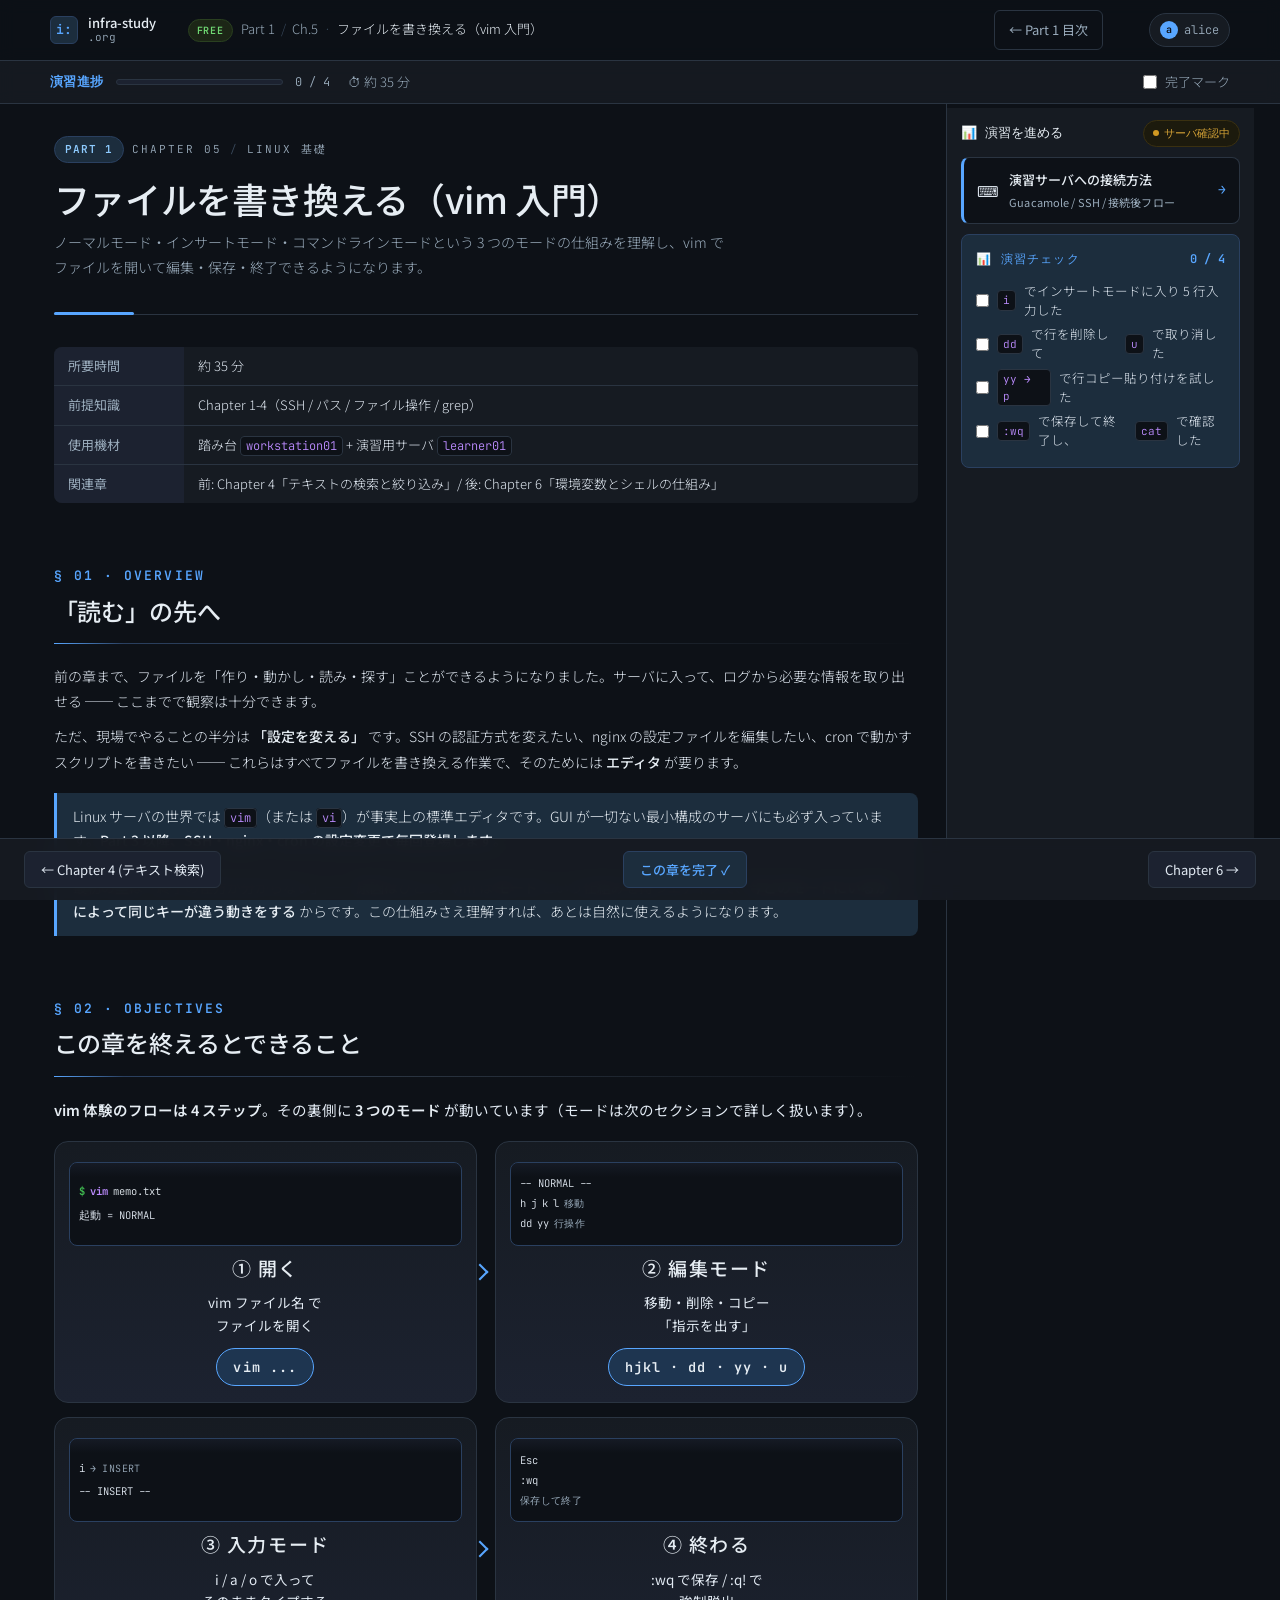
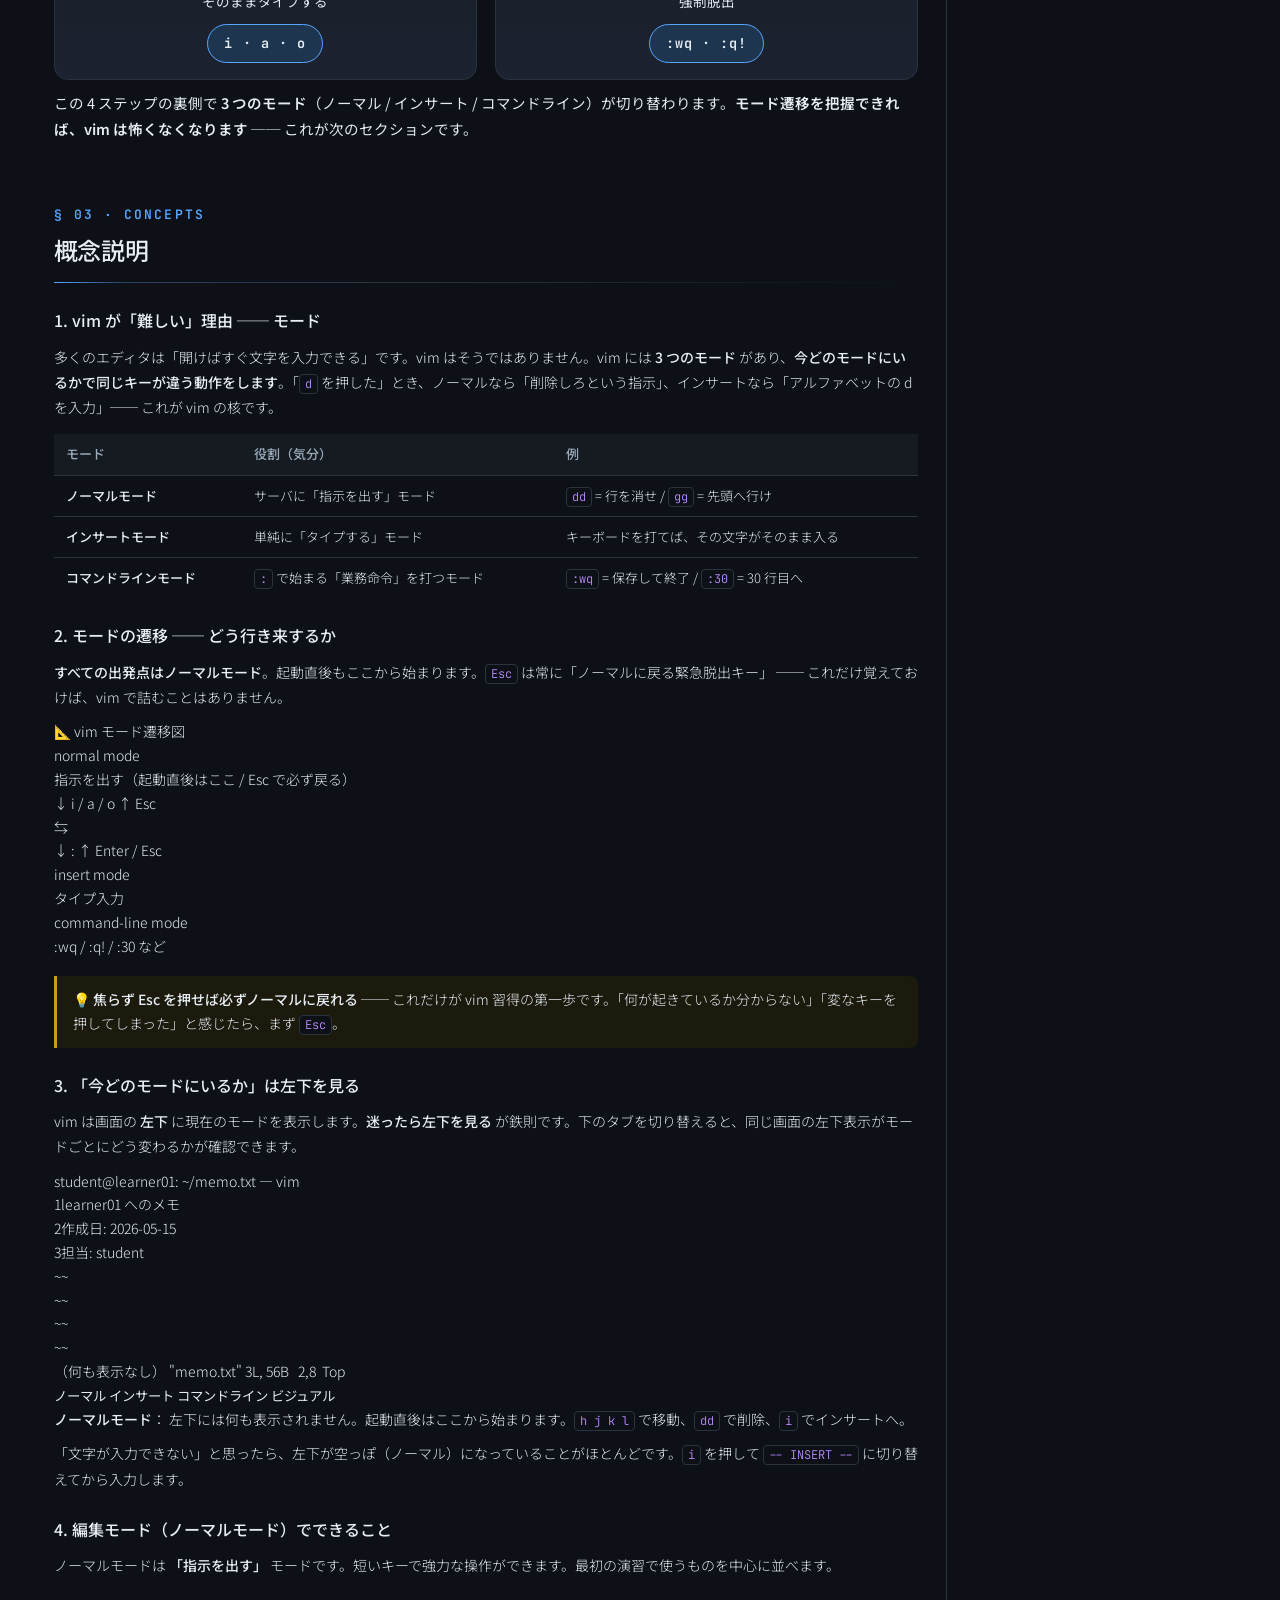
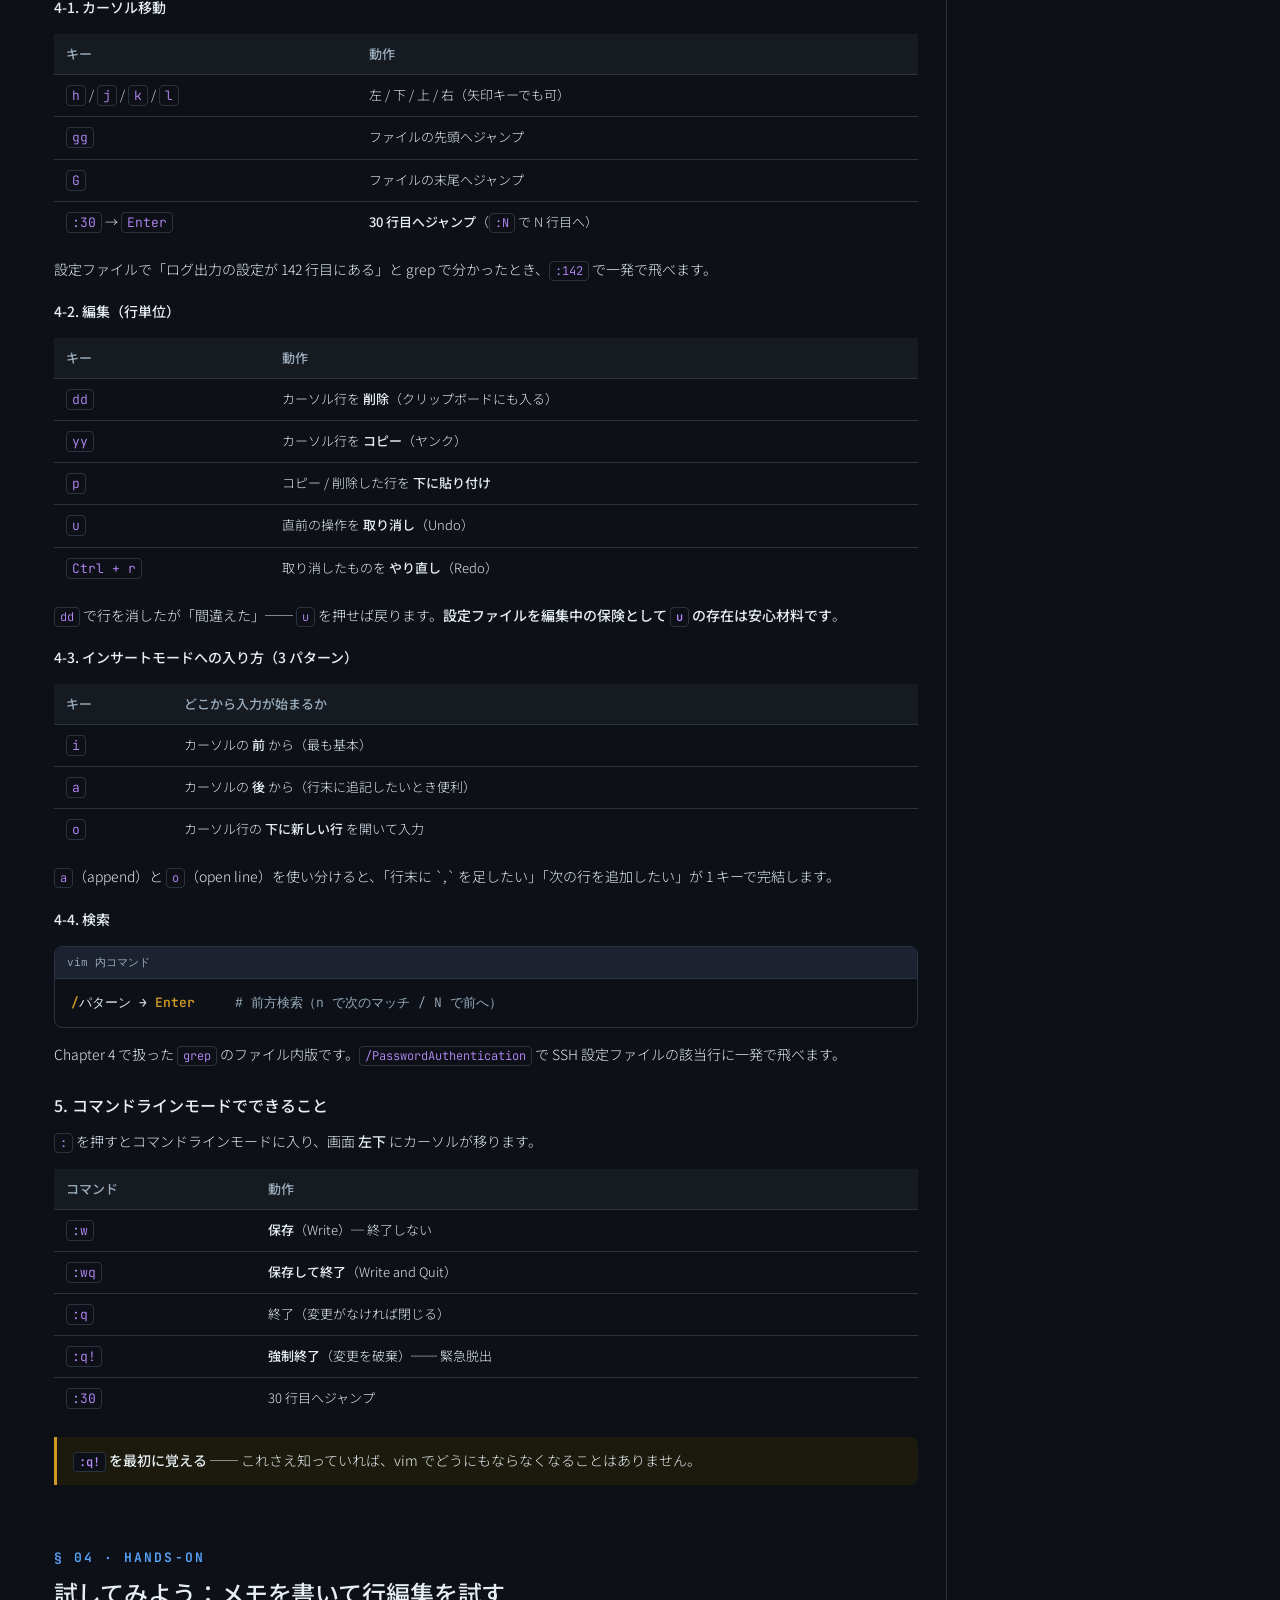
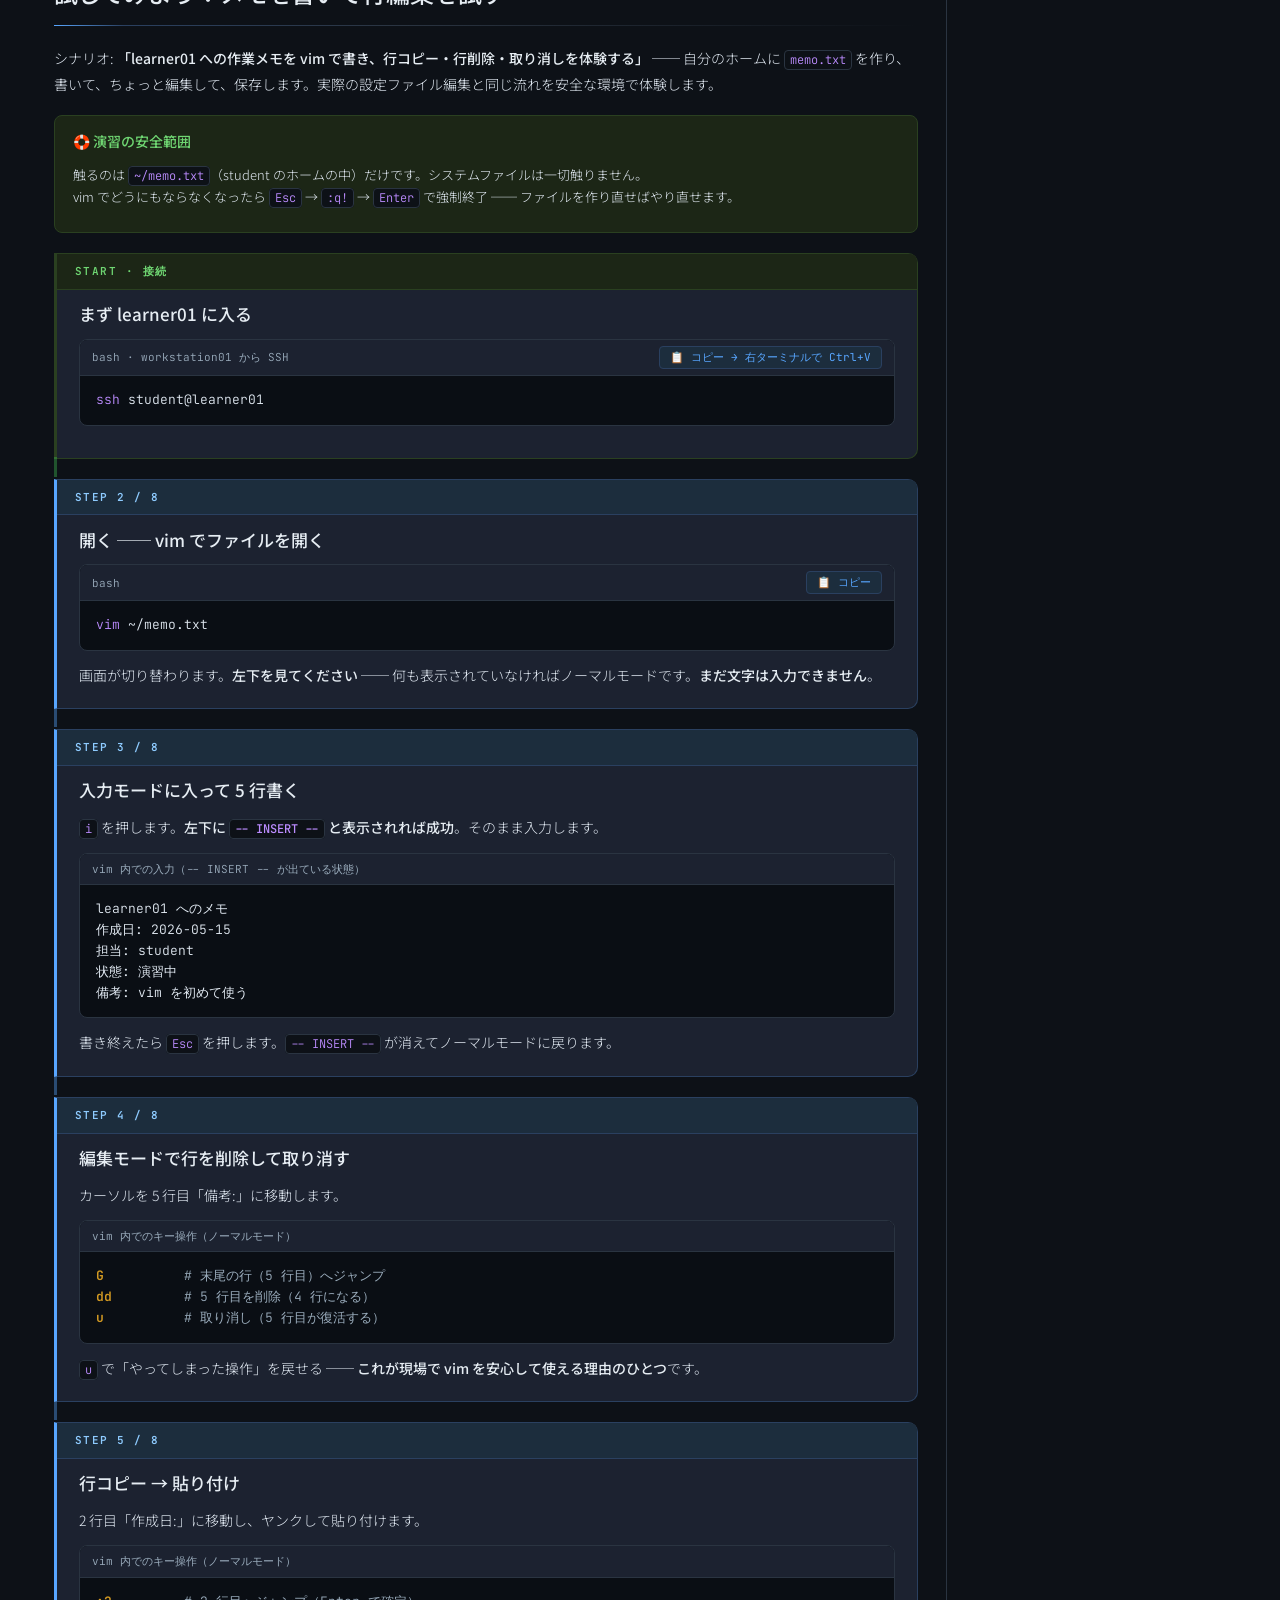
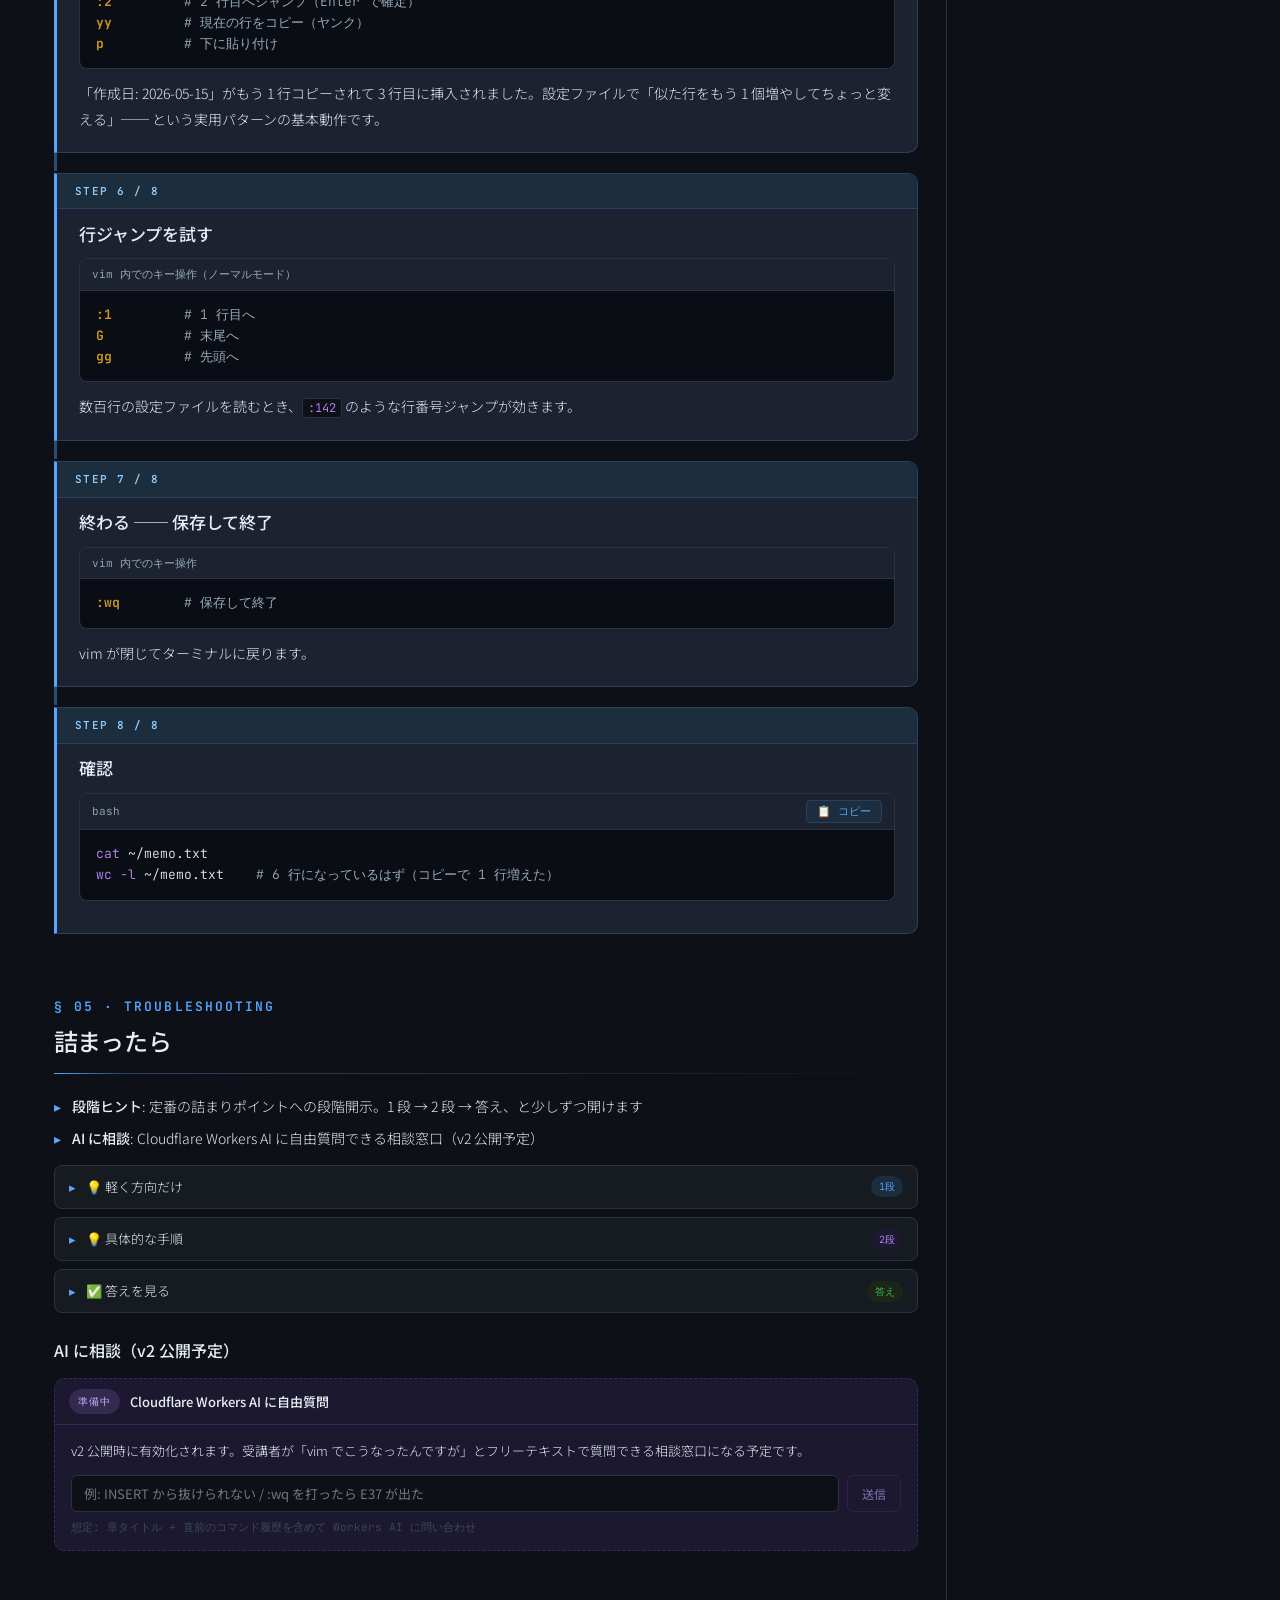
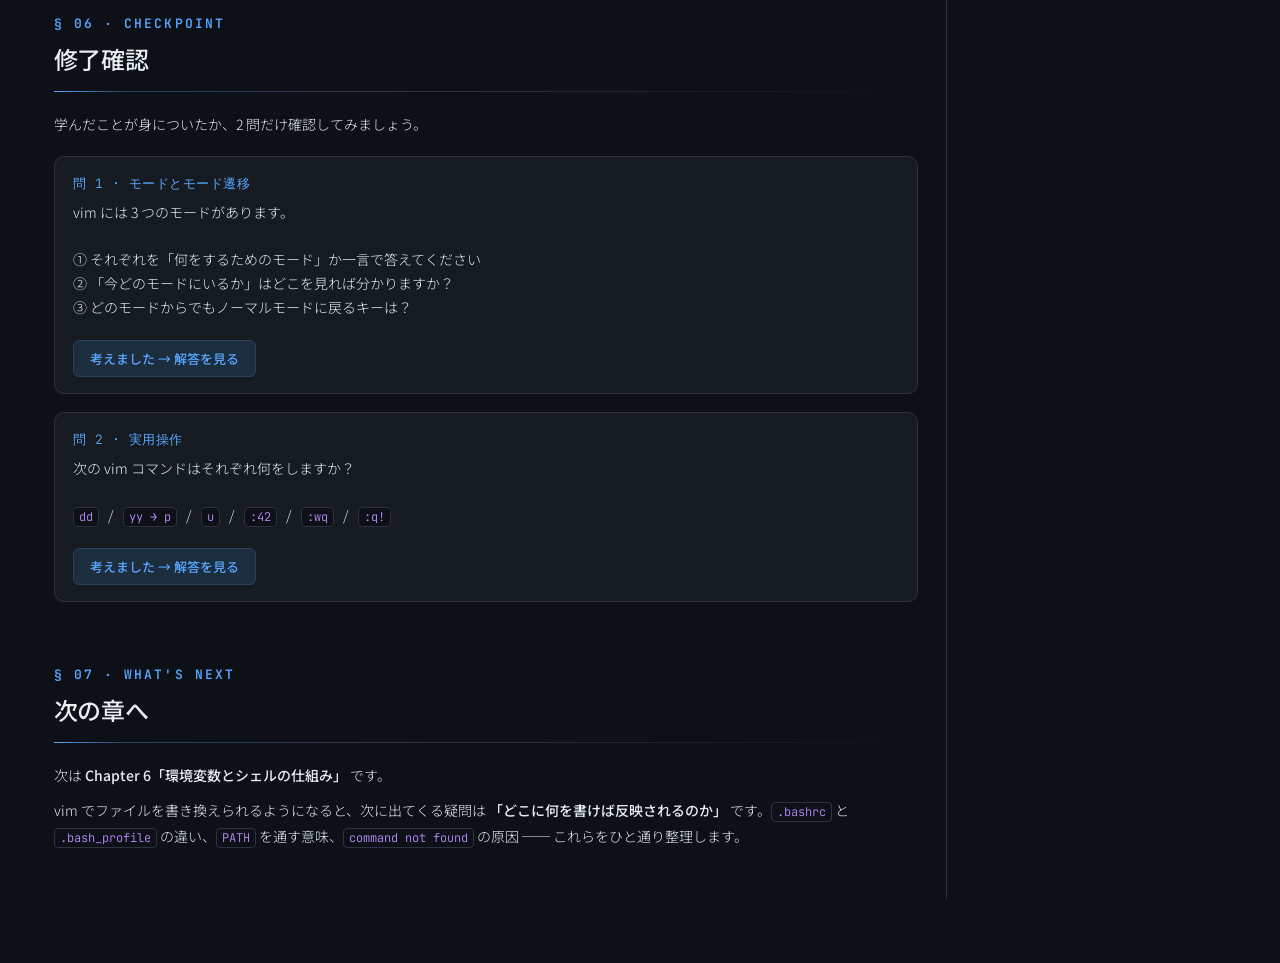
<file: chapter05-prototype.html>
<!DOCTYPE html>
<html lang="ja">
<head>
<meta charset="UTF-8">
<meta name="viewport" content="width=device-width, initial-scale=1.0">
<title>Chapter 5: ファイルを書き換える（vim 入門） — infra-study.org</title>
<link rel="stylesheet" href="chapter.css">
<style>
/* Ch5 固有: vim キー・モード色付け */
.codeblock pre .key{color:var(--amber);font-weight:600}
.codeblock pre .mode{color:var(--green-text);font-weight:600}
</style>
</head>
<body>

<!-- ─── Header ─── -->
<header class="site-header">
  <div class="header-inner">
    <a href="#" class="brand">
      <div class="brand-mark">i:</div>
      <div class="brand-text">
        <span class="brand-name">infra-study</span>
        <span class="brand-domain">.org</span>
      </div>
    </a>
    <nav class="crumb">
      <span class="badge-free" title="無料体験版">FREE</span><span>Part 1</span><span class="sep">/</span><span>Ch.5</span><span class="sep">·</span><span class="now">ファイルを書き換える（vim 入門）</span>
    </nav>
    <a href="#" class="nav-toc">← Part 1 目次</a>
    <span class="nav-user"><span class="avatar">a</span>alice</span>
  </div>
</header>

<!-- ─── Chapter Meta Bar ─── -->
<div class="meta-bar">
  <div class="meta-inner">
    <div class="progress">
      <span class="progress-label">演習進捗</span>
      <span class="progress-bar"><span class="progress-fill" id="progressFill" style="width:0%"></span></span>
      <span class="progress-text" id="progressText">0 / 4</span>
    </div>
    <span class="meta-time">⏱ 約 35 分</span>
    <label class="meta-progress">
      <input type="checkbox" id="chapter-complete">
      <span>完了マーク</span>
    </label>
  </div>
</div>

<!-- ─── 2-pane wrapper ─── -->
<div class="pane-wrap">

  <!-- ── Content pane ── -->
  <main class="content-pane">

    <div class="chapter-hero">
      <div class="chapter-eyebrow"><span class="chip">Part 1</span><span>Chapter 05</span><span class="sep">/</span><span>Linux 基礎</span></div>
      <h1>ファイルを書き換える（vim 入門）</h1>
      <p class="chapter-subtitle">ノーマルモード・インサートモード・コマンドラインモードという 3 つのモードの仕組みを理解し、vim でファイルを開いて編集・保存・終了できるようになります。</p>
    </div>

    <table class="meta-table">
      <tr><th>所要時間</th><td>約 35 分</td></tr>
      <tr><th>前提知識</th><td>Chapter 1-4（SSH / パス / ファイル操作 / grep）</td></tr>
      <tr><th>使用機材</th><td>踏み台 <code>workstation01</code> + 演習用サーバ <code>learner01</code></td></tr>
      <tr><th>関連章</th><td>前: Chapter 4「テキストの検索と絞り込み」/ 後: Chapter 6「環境変数とシェルの仕組み」</td></tr>
    </table>

    <h2 data-num="01" data-label="Overview">「読む」の先へ</h2>
    <p>前の章まで、ファイルを「作り・動かし・読み・探す」ことができるようになりました。サーバに入って、ログから必要な情報を取り出せる ── ここまでで観察は十分できます。</p>
    <p>ただ、現場でやることの半分は <strong>「設定を変える」</strong> です。SSH の認証方式を変えたい、nginx の設定ファイルを編集したい、cron で動かすスクリプトを書きたい ── これらはすべてファイルを書き換える作業で、そのためには <strong>エディタ</strong> が要ります。</p>
    <div class="callout-key">Linux サーバの世界では <code>vim</code>（または <code>vi</code>）が事実上の標準エディタです。GUI が一切ない最小構成のサーバにも必ず入っています。<strong>Part 3 以降、SSH・nginx・cron の設定変更で毎回登場します</strong>。<br><br>
    最初の壁は「終了の仕方が分からない」── 原因はひとつ。vim は <strong>モード</strong> という仕組みを持つエディタで、<strong>今どのモードにいるかによって同じキーが違う動きをする</strong> からです。この仕組みさえ理解すれば、あとは自然に使えるようになります。</div>

    <h2 data-num="02" data-label="Objectives">この章を終えるとできること</h2>
    <p class="obj-intro"><strong>vim 体験のフローは 4 ステップ</strong>。その裏側に <strong>3 つのモード</strong> が動いています（モードは次のセクションで詳しく扱います）。</p>

    <div class="objective-grid">
      <div class="obj-card">
        <div class="obj-icon" aria-label="vim ファイル名 で開いた直後の画面 ノーマルモードから始まる">
          <div class="op-line"><span class="op-prompt">$</span> <span class="op-cmd">vim</span> <span class="op-file">memo.txt</span></div>
          <div class="op-line"><span class="op-bar w-md"></span></div>
          <div class="op-line"><span class="op-mode-bar">起動 = NORMAL</span></div>
        </div>
        <div class="obj-verb">① 開く</div>
        <div class="obj-desc">vim ファイル名 で<br>ファイルを開く</div>
        <span class="obj-cmds">vim ...</span>
      </div>

      <div class="obj-card">
        <div class="obj-icon" aria-label="ノーマルモード hjkl で移動 dd で削除 :30 で行ジャンプ">
          <div class="op-line"><span class="op-mode-bar">-- NORMAL --</span></div>
          <div class="op-line"><span class="op-key">h</span><span class="op-key">j</span><span class="op-key">k</span><span class="op-key">l</span><span class="op-hint">移動</span></div>
          <div class="op-line"><span class="op-key">dd</span><span class="op-key">yy</span><span class="op-hint">行操作</span></div>
        </div>
        <div class="obj-verb">② 編集モード</div>
        <div class="obj-desc">移動・削除・コピー<br>「指示を出す」</div>
        <span class="obj-cmds">hjkl · dd · yy · u</span>
      </div>

      <div class="obj-card">
        <div class="obj-icon" aria-label="インサートモード i で入り文字を入力する">
          <div class="op-line"><span class="op-key">i</span><span class="op-hint">→ INSERT</span></div>
          <div class="op-line"><span class="op-bar w-md"></span><span class="op-cursor"></span></div>
          <div class="op-line"><span class="op-mode-bar insert">-- INSERT --</span></div>
        </div>
        <div class="obj-verb">③ 入力モード</div>
        <div class="obj-desc">i / a / o で入って<br>そのままタイプする</div>
        <span class="obj-cmds">i · a · o</span>
      </div>

      <div class="obj-card">
        <div class="obj-icon" aria-label=":wq で保存して終了 :q! で強制終了">
          <div class="op-line"><span class="op-key">Esc</span></div>
          <div class="op-line"><span class="op-mode-bar cmd">:wq</span></div>
          <div class="op-line"><span class="op-hint">保存して終了</span></div>
        </div>
        <div class="obj-verb">④ 終わる</div>
        <div class="obj-desc">:wq で保存 / :q! で<br>強制脱出</div>
        <span class="obj-cmds">:wq · :q!</span>
      </div>
    </div>

    <p class="obj-intro">この 4 ステップの裏側で <strong>3 つのモード</strong>（ノーマル / インサート / コマンドライン）が切り替わります。<strong>モード遷移を把握できれば、vim は怖くなくなります</strong> ── これが次のセクションです。</p>

    <h2 data-num="03" data-label="Concepts">概念説明</h2>

    <h3>1. vim が「難しい」理由 ── モード</h3>
    <p>多くのエディタは「開けばすぐ文字を入力できる」です。vim はそうではありません。vim には <strong>3 つのモード</strong> があり、<strong>今どのモードにいるかで同じキーが違う動作をします</strong>。「<code>d</code> を押した」とき、ノーマルなら「削除しろという指示」、インサートなら「アルファベットの d を入力」── これが vim の核です。</p>
    <table class="op-table">
      <tr><th>モード</th><th>役割（気分）</th><th>例</th></tr>
      <tr><td><strong>ノーマルモード</strong></td><td>サーバに「指示を出す」モード</td><td><code>dd</code> = 行を消せ / <code>gg</code> = 先頭へ行け</td></tr>
      <tr><td><strong>インサートモード</strong></td><td>単純に「タイプする」モード</td><td>キーボードを打てば、その文字がそのまま入る</td></tr>
      <tr><td><strong>コマンドラインモード</strong></td><td><code>:</code> で始まる「業務命令」を打つモード</td><td><code>:wq</code> = 保存して終了 / <code>:30</code> = 30 行目へ</td></tr>
    </table>

    <h3>2. モードの遷移 ── どう行き来するか</h3>
    <p><strong>すべての出発点はノーマルモード</strong>。起動直後もここから始まります。<code>Esc</code> は常に「ノーマルに戻る緊急脱出キー」 ── これだけ覚えておけば、vim で詰むことはありません。</p>

    <div class="mode-diagram" aria-label="vim の 3 モード遷移図">
      <div class="mode-diagram-title">📐 vim モード遷移図</div>

      <div class="mode-box normal">
        <div class="mode-name">normal mode</div>
        <div class="mode-role">指示を出す（起動直後はここ / Esc で必ず戻る）</div>
      </div>

      <div class="mode-arrows-row">
        <div class="mode-arrows-col">
          <span class="arr-down">↓</span>
          <span class="arr-key">i / a / o</span>
          <span class="arr-up">↑</span>
          <span class="arr-key esc">Esc</span>
        </div>
        <div class="mode-arrows-center">⇆</div>
        <div class="mode-arrows-col">
          <span class="arr-down">↓</span>
          <span class="arr-key colon">:</span>
          <span class="arr-up">↑</span>
          <span class="arr-key enter">Enter / Esc</span>
        </div>
      </div>

      <div class="mode-bottom-row">
        <div class="mode-box insert">
          <div class="mode-name">insert mode</div>
          <div class="mode-role">タイプ入力</div>
        </div>
        <div class="mode-box cmdline">
          <div class="mode-name">command-line mode</div>
          <div class="mode-role">:wq / :q! / :30 など</div>
        </div>
      </div>
    </div>

    <div class="callout-amber"><strong>💡 焦らず Esc を押せば必ずノーマルに戻れる</strong> ── これだけが vim 習得の第一歩です。「何が起きているか分からない」「変なキーを押してしまった」と感じたら、まず <code>Esc</code>。</div>

    <h3>3. 「今どのモードにいるか」は左下を見る</h3>
    <p>vim は画面の <strong>左下</strong> に現在のモードを表示します。<strong>迷ったら左下を見る</strong> が鉄則です。下のタブを切り替えると、同じ画面の左下表示がモードごとにどう変わるかが確認できます。</p>

    <div class="vim-screen" id="vimScreen">
      <div class="vim-screen-head">
        <div class="traffic"><span class="r"></span><span class="y"></span><span class="g"></span></div>
        <span class="title">student@learner01: ~/memo.txt — vim</span>
      </div>
      <div class="vim-screen-body">
        <div class="vline"><span class="lnum">1</span><span class="ltxt">learner01 へのメモ</span></div>
        <div class="vline"><span class="lnum">2</span><span class="ltxt">作成日: 2026-05-15<span class="cur" id="vimCursor"></span></span></div>
        <div class="vline"><span class="lnum">3</span><span class="ltxt">担当: student</span></div>
        <div class="vline tilde"><span class="lnum">~</span><span class="ltxt">~</span></div>
        <div class="vline tilde"><span class="lnum">~</span><span class="ltxt">~</span></div>
        <div class="vline tilde"><span class="lnum">~</span><span class="ltxt">~</span></div>
        <div class="vline tilde"><span class="lnum">~</span><span class="ltxt">~</span></div>
      </div>
      <div class="vim-screen-statusbar normal" id="vimStatusbar">
        <span class="sb-left" id="vimSbLeft">（何も表示なし）</span>
        <span class="sb-right" id="vimSbRight">"memo.txt" 3L, 56B&nbsp;&nbsp;&nbsp;2,8&nbsp;&nbsp;Top</span>
      </div>
    </div>

    <div class="mode-tabs" role="tablist" aria-label="vim モード切替">
      <button class="mode-tab active" data-vim-mode="normal"><span class="dot n"></span>ノーマル</button>
      <button class="mode-tab" data-vim-mode="insert"><span class="dot i"></span>インサート</button>
      <button class="mode-tab" data-vim-mode="cmdline"><span class="dot c"></span>コマンドライン</button>
      <button class="mode-tab" data-vim-mode="visual"><span class="dot v"></span>ビジュアル</button>
    </div>

    <div class="vim-screen-explain" id="vimExplain">
      <strong>ノーマルモード</strong>： 左下には何も表示されません。起動直後はここから始まります。<code>h j k l</code> で移動、<code>dd</code> で削除、<code>i</code> でインサートへ。
    </div>

    <p>「文字が入力できない」と思ったら、左下が空っぽ（ノーマル）になっていることがほとんどです。<code>i</code> を押して <code>-- INSERT --</code> に切り替えてから入力します。</p>

    <h3>4. 編集モード（ノーマルモード）でできること</h3>
    <p>ノーマルモードは <strong>「指示を出す」</strong> モードです。短いキーで強力な操作ができます。最初の演習で使うものを中心に並べます。</p>

    <h4>4-1. カーソル移動</h4>
    <table class="dir-table">
      <tr><th>キー</th><th>動作</th></tr>
      <tr><td><code>h</code> / <code>j</code> / <code>k</code> / <code>l</code></td><td>左 / 下 / 上 / 右（矢印キーでも可）</td></tr>
      <tr><td><code>gg</code></td><td>ファイルの先頭へジャンプ</td></tr>
      <tr><td><code>G</code></td><td>ファイルの末尾へジャンプ</td></tr>
      <tr><td><code>:30</code> → <code>Enter</code></td><td><strong>30 行目へジャンプ</strong>（<code>:N</code> で N 行目へ）</td></tr>
    </table>
    <p>設定ファイルで「ログ出力の設定が 142 行目にある」と grep で分かったとき、<code>:142</code> で一発で飛べます。</p>

    <h4>4-2. 編集（行単位）</h4>
    <table class="dir-table">
      <tr><th>キー</th><th>動作</th></tr>
      <tr><td><code>dd</code></td><td>カーソル行を <strong>削除</strong>（クリップボードにも入る）</td></tr>
      <tr><td><code>yy</code></td><td>カーソル行を <strong>コピー</strong>（ヤンク）</td></tr>
      <tr><td><code>p</code></td><td>コピー / 削除した行を <strong>下に貼り付け</strong></td></tr>
      <tr><td><code>u</code></td><td>直前の操作を <strong>取り消し</strong>（Undo）</td></tr>
      <tr><td><code>Ctrl + r</code></td><td>取り消したものを <strong>やり直し</strong>（Redo）</td></tr>
    </table>
    <p><code>dd</code> で行を消したが「間違えた」── <code>u</code> を押せば戻ります。<strong>設定ファイルを編集中の保険として <code>u</code> の存在は安心材料です</strong>。</p>

    <h4>4-3. インサートモードへの入り方（3 パターン）</h4>
    <table class="dir-table">
      <tr><th>キー</th><th>どこから入力が始まるか</th></tr>
      <tr><td><code>i</code></td><td>カーソルの <strong>前</strong> から（最も基本）</td></tr>
      <tr><td><code>a</code></td><td>カーソルの <strong>後</strong> から（行末に追記したいとき便利）</td></tr>
      <tr><td><code>o</code></td><td>カーソル行の <strong>下に新しい行</strong> を開いて入力</td></tr>
    </table>
    <p><code>a</code>（append）と <code>o</code>（open line）を使い分けると、「行末に `,` を足したい」「次の行を追加したい」が 1 キーで完結します。</p>

    <h4>4-4. 検索</h4>
    <div class="codeblock">
      <div class="codeblock-head"><span>vim 内コマンド</span></div>
      <pre><span class="key">/</span>パターン → <span class="key">Enter</span>     <span class="comment"># 前方検索（n で次のマッチ / N で前へ）</span></pre>
    </div>
    <p>Chapter 4 で扱った <code>grep</code> のファイル内版です。<code>/PasswordAuthentication</code> で SSH 設定ファイルの該当行に一発で飛べます。</p>

    <h3>5. コマンドラインモードでできること</h3>
    <p><code>:</code> を押すとコマンドラインモードに入り、画面 <strong>左下</strong> にカーソルが移ります。</p>
    <table class="dir-table">
      <tr><th>コマンド</th><th>動作</th></tr>
      <tr><td><code>:w</code></td><td><strong>保存</strong>（Write）─ 終了しない</td></tr>
      <tr><td><code>:wq</code></td><td><strong>保存して終了</strong>（Write and Quit）</td></tr>
      <tr><td><code>:q</code></td><td>終了（変更がなければ閉じる）</td></tr>
      <tr><td><code>:q!</code></td><td><strong>強制終了</strong>（変更を破棄）── 緊急脱出</td></tr>
      <tr><td><code>:30</code></td><td>30 行目へジャンプ</td></tr>
    </table>
    <div class="callout-amber"><strong><code>:q!</code> を最初に覚える</strong> ── これさえ知っていれば、vim でどうにもならなくなることはありません。</div>

    <h2 data-num="04" data-label="Hands-on">試してみよう：メモを書いて行編集を試す</h2>
    <p>シナリオ: <strong>「learner01 への作業メモを vim で書き、行コピー・行削除・取り消しを体験する」</strong> ── 自分のホームに <code>memo.txt</code> を作り、書いて、ちょっと編集して、保存します。実際の設定ファイル編集と同じ流れを安全な環境で体験します。</p>

    <div class="fail-safe">
      <div class="fail-safe-title">🛟 演習の安全範囲</div>
      <p style="font-size:13px;line-height:1.7">触るのは <code>~/memo.txt</code>（student のホームの中）だけです。システムファイルは一切触りません。<br>
      vim でどうにもならなくなったら <code>Esc</code> → <code>:q!</code> → <code>Enter</code> で強制終了 ── ファイルを作り直せばやり直せます。</p>
    </div>

    <section class="step-section step-start" data-step="1" data-total="8">
      <h3 class="step-title">まず learner01 に入る</h3>
      <div class="codeblock">
        <div class="codeblock-head">
          <span>bash · workstation01 から SSH</span>
          <button class="copy-btn" data-copy="ssh student@learner01">📋 コピー → 右ターミナルで Ctrl+V</button>
        </div>
        <pre><span class="kw">ssh</span> student@learner01</pre>
      </div>
    </section>

    <section class="step-section" data-step="2" data-total="8">
      <h3 class="step-title">開く ── vim でファイルを開く</h3>
      <div class="codeblock">
        <div class="codeblock-head">
          <span>bash</span>
          <button class="copy-btn" data-copy="vim ~/memo.txt">📋 コピー</button>
        </div>
        <pre><span class="kw">vim</span> ~/memo.txt</pre>
      </div>
      <p>画面が切り替わります。<strong>左下を見てください</strong> ── 何も表示されていなければノーマルモードです。<strong>まだ文字は入力できません</strong>。</p>
    </section>

    <section class="step-section" data-step="3" data-total="8">
      <h3 class="step-title">入力モードに入って 5 行書く</h3>
      <p><code>i</code> を押します。<strong>左下に <code>-- INSERT --</code> と表示されれば成功</strong>。そのまま入力します。</p>
      <div class="codeblock">
        <div class="codeblock-head"><span>vim 内での入力（-- INSERT -- が出ている状態）</span></div>
        <pre>learner01 へのメモ
作成日: 2026-05-15
担当: student
状態: 演習中
備考: vim を初めて使う</pre>
      </div>
      <p>書き終えたら <code>Esc</code> を押します。<code>-- INSERT --</code> が消えてノーマルモードに戻ります。</p>
    </section>

    <section class="step-section" data-step="4" data-total="8">
      <h3 class="step-title">編集モードで行を削除して取り消す</h3>
      <p>カーソルを 5 行目「備考:」に移動します。</p>
      <div class="codeblock">
        <div class="codeblock-head"><span>vim 内でのキー操作（ノーマルモード）</span></div>
        <pre><span class="key">G</span>          <span class="comment"># 末尾の行（5 行目）へジャンプ</span>
<span class="key">dd</span>         <span class="comment"># 5 行目を削除（4 行になる）</span>
<span class="key">u</span>          <span class="comment"># 取り消し（5 行目が復活する）</span></pre>
      </div>
      <p><code>u</code> で「やってしまった操作」を戻せる ── <strong>これが現場で vim を安心して使える理由のひとつ</strong>です。</p>
    </section>

    <section class="step-section" data-step="5" data-total="8">
      <h3 class="step-title">行コピー → 貼り付け</h3>
      <p>2 行目「作成日:」に移動し、ヤンクして貼り付けます。</p>
      <div class="codeblock">
        <div class="codeblock-head"><span>vim 内でのキー操作（ノーマルモード）</span></div>
        <pre><span class="key">:2</span>         <span class="comment"># 2 行目へジャンプ（Enter で確定）</span>
<span class="key">yy</span>         <span class="comment"># 現在の行をコピー（ヤンク）</span>
<span class="key">p</span>          <span class="comment"># 下に貼り付け</span></pre>
      </div>
      <p>「作成日: 2026-05-15」がもう 1 行コピーされて 3 行目に挿入されました。設定ファイルで「似た行をもう 1 個増やしてちょっと変える」── という実用パターンの基本動作です。</p>
    </section>

    <section class="step-section" data-step="6" data-total="8">
      <h3 class="step-title">行ジャンプを試す</h3>
      <div class="codeblock">
        <div class="codeblock-head"><span>vim 内でのキー操作（ノーマルモード）</span></div>
        <pre><span class="key">:1</span>         <span class="comment"># 1 行目へ</span>
<span class="key">G</span>          <span class="comment"># 末尾へ</span>
<span class="key">gg</span>         <span class="comment"># 先頭へ</span></pre>
      </div>
      <p>数百行の設定ファイルを読むとき、<code>:142</code> のような行番号ジャンプが効きます。</p>
    </section>

    <section class="step-section" data-step="7" data-total="8">
      <h3 class="step-title">終わる ── 保存して終了</h3>
      <div class="codeblock">
        <div class="codeblock-head"><span>vim 内でのキー操作</span></div>
        <pre><span class="key">:wq</span>        <span class="comment"># 保存して終了</span></pre>
      </div>
      <p>vim が閉じてターミナルに戻ります。</p>
    </section>

    <section class="step-section" data-step="8" data-total="8">
      <h3 class="step-title">確認</h3>
      <div class="codeblock">
        <div class="codeblock-head">
          <span>bash</span>
          <button class="copy-btn" data-copy="cat ~/memo.txt&#10;wc -l ~/memo.txt">📋 コピー</button>
        </div>
        <pre><span class="kw">cat</span> ~/memo.txt
<span class="kw">wc -l</span> ~/memo.txt    <span class="comment"># 6 行になっているはず（コピーで 1 行増えた）</span></pre>
      </div>
    </section>

    <h2 data-num="05" data-label="Troubleshooting">詰まったら</h2>
    <ul class="bullets" style="margin-bottom:14px">
      <li><strong>段階ヒント</strong>: 定番の詰まりポイントへの段階開示。1 段 → 2 段 → 答え、と少しずつ開けます</li>
      <li><strong>AI に相談</strong>: Cloudflare Workers AI に自由質問できる相談窓口（v2 公開予定）</li>
    </ul>

    <details class="hint stage1">
      <summary>💡 軽く方向だけ</summary>
      <div class="hint-body">
        vim は「今どのモードにいるか」を常に意識するのが最初の関門です。<strong>左下を見る</strong> ── ここに <code>-- INSERT --</code> があればタイプモード、何もなければノーマルモード。迷ったら <code>Esc</code> で必ずノーマルに戻れます。
      </div>
    </details>

    <details class="hint stage2">
      <summary>💡 具体的な手順</summary>
      <div class="hint-body">
        <div class="codeblock" style="margin:0 0 8px">
          <pre><span class="kw">vim</span> ~/memo.txt    <span class="comment"># 開く（ノーマル）</span>
<span class="key">i</span>                 <span class="comment"># インサートへ</span>
（5 行入力）
<span class="key">Esc</span>               <span class="comment"># ノーマルへ</span>

<span class="key">G</span>                 <span class="comment"># 末尾へ</span>
<span class="key">dd</span>                <span class="comment"># 5 行目削除</span>
<span class="key">u</span>                 <span class="comment"># 取り消し</span>

<span class="key">:2</span>                <span class="comment"># 2 行目へ</span>
<span class="key">yy</span>                <span class="comment"># ヤンク</span>
<span class="key">p</span>                 <span class="comment"># 貼り付け</span>

<span class="key">:wq</span>               <span class="comment"># 保存して終了</span></pre>
        </div>
        「文字が入力できない」ときは <code>i</code> を押したか確認。<code>:</code> が出ないときは先に <code>Esc</code> でノーマルへ戻る。
      </div>
    </details>

    <details class="hint answer">
      <summary>✅ 答えを見る</summary>
      <div class="hint-body">
        <div class="codeblock" style="margin:0 0 10px">
          <pre><span class="kw">vim</span> ~/memo.txt
<span class="comment"># vim 内:</span>
<span class="key">i</span>
learner01 へのメモ
作成日: 2026-05-15
担当: student
状態: 演習中
備考: vim を初めて使う
<span class="key">Esc</span>

<span class="key">G</span>          <span class="comment"># 末尾</span>
<span class="key">dd</span>         <span class="comment"># 削除</span>
<span class="key">u</span>          <span class="comment"># 取り消し</span>

<span class="key">:2</span>         <span class="comment"># 2 行目</span>
<span class="key">yy</span>         <span class="comment"># ヤンク</span>
<span class="key">p</span>          <span class="comment"># 貼り付け</span>

<span class="key">:wq</span>        <span class="comment"># 保存して終了</span>
<span class="comment"># 確認:</span>
<span class="kw">cat</span> ~/memo.txt
<span class="kw">wc -l</span> ~/memo.txt    <span class="comment"># 6 行</span></pre>
        </div>
        <p><strong>ポイント</strong>: <code>Esc</code> → <code>:q!</code> を緊急脱出口として体に染み込ませる。<code>u</code> で取り消せる安心感を体感する。この 2 つが分かっていれば、設定ファイルを編集するときも怖くなくなります。</p>
      </div>
    </details>

    <h3>AI に相談（v2 公開予定）</h3>
    <div class="ai-chat-mock">
      <div class="ai-chat-head">
        <span class="ai-badge">準備中</span>
        <span class="ai-chat-title">Cloudflare Workers AI に自由質問</span>
      </div>
      <div class="ai-chat-body">
        <p>v2 公開時に有効化されます。受講者が「vim でこうなったんですが」とフリーテキストで質問できる相談窓口になる予定です。</p>
        <div class="ai-chat-input-mock">
          <input type="text" placeholder="例: INSERT から抜けられない / :wq を打ったら E37 が出た" disabled>
          <button class="ai-send-btn" disabled>送信</button>
        </div>
        <div class="ai-chat-meta">想定: 章タイトル + 直前のコマンド履歴を含めて Workers AI に問い合わせ</div>
      </div>
    </div>

    <h2 data-num="06" data-label="Checkpoint">修了確認</h2>
    <p>学んだことが身についたか、2 問だけ確認してみましょう。</p>

    <div class="quiz">
      <div class="quiz-title">問 1 · モードとモード遷移</div>
      <div class="quiz-q">vim には 3 つのモードがあります。<br><br>
      ① それぞれを「何をするためのモード」か一言で答えてください<br>
      ② 「今どのモードにいるか」はどこを見れば分かりますか？<br>
      ③ どのモードからでもノーマルモードに戻るキーは？</div>
      <button class="quiz-btn" data-modal="quiz1">考えました → 解答を見る</button>
    </div>

    <div class="quiz">
      <div class="quiz-title">問 2 · 実用操作</div>
      <div class="quiz-q">次の vim コマンドはそれぞれ何をしますか？<br><br>
      <code>dd</code> &nbsp; / &nbsp; <code>yy → p</code> &nbsp; / &nbsp; <code>u</code> &nbsp; / &nbsp; <code>:42</code> &nbsp; / &nbsp; <code>:wq</code> &nbsp; / &nbsp; <code>:q!</code></div>
      <button class="quiz-btn" data-modal="quiz2">考えました → 解答を見る</button>
    </div>

    <h2 data-num="07" data-label="What's next">次の章へ</h2>
    <p>次は <strong>Chapter 6「環境変数とシェルの仕組み」</strong> です。</p>
    <p>vim でファイルを書き換えられるようになると、次に出てくる疑問は <strong>「どこに何を書けば反映されるのか」</strong> です。<code>.bashrc</code> と <code>.bash_profile</code> の違い、<code>PATH</code> を通す意味、<code>command not found</code> の原因 ── これらをひと通り整理します。</p>

  </main>

  <!-- ── Terminal pane ── -->
  <aside class="terminal-pane">
    <div class="term-head">
      <span class="label">📊 演習を進める</span>
      <span class="server-status" title="演習サーバの稼働状況（手動更新）"><span class="status-dot"></span>サーバ確認中</span>
    </div>

    <a href="connect.html" class="connect-banner" title="演習サーバへの接続方法（オンボーディング）">
      <span class="banner-icon">⌨</span>
      <span class="banner-text">演習サーバへの接続方法
        <span class="banner-sub">Guacamole / SSH / 接続後フロー</span>
      </span>
      <span class="banner-arr">→</span>
    </a>

    <div class="checklist prominent">
      <div class="checklist-head">
        <span class="checklist-title">📊 演習チェック</span>
        <span class="checklist-progress" id="checklistProgress">0 / 4</span>
      </div>
      <label class="checklist-item"><input type="checkbox"> <code>i</code> でインサートモードに入り 5 行入力した</label>
      <label class="checklist-item"><input type="checkbox"> <code>dd</code> で行を削除して <code>u</code> で取り消した</label>
      <label class="checklist-item"><input type="checkbox"> <code>yy → p</code> で行コピー貼り付けを試した</label>
      <label class="checklist-item"><input type="checkbox"> <code>:wq</code> で保存して終了し、<code>cat</code> で確認した</label>
    </div>

    <!-- Part 別チートシートスロット -->
    <div class="cheat-slot"></div>
  </aside>

</div>

<!-- ─── Footer ─── -->
<footer class="chapter-footer">
  <button class="foot-btn">← Chapter 4 (テキスト検索)</button>
  <button class="foot-btn complete">この章を完了 ✓</button>
  <button class="foot-btn">Chapter 6 →</button>
</footer>

<!-- ─── Modals ─── -->
<div class="modal-backdrop" id="modal-quiz1">
  <div class="modal">
    <div class="modal-title">問 1 · 解答</div>
    <div class="modal-body">
      <p><strong>① 3 つのモード</strong></p>
      <table>
        <tr><th>モード</th><th>役割</th></tr>
        <tr><td>ノーマル</td><td>サーバに「指示を出す」モード（移動・削除・コピーなど）</td></tr>
        <tr><td>インサート</td><td>単純に「タイプする」モード</td></tr>
        <tr><td>コマンドライン</td><td><code>:</code> で始まる業務命令を打つモード（保存・終了・行ジャンプ・検索など）</td></tr>
      </table>
      <p style="margin-top:12px"><strong>② 今どのモードか</strong>: vim 画面の <strong>左下</strong>。<code>-- INSERT --</code> ならインサート、<code>:</code> から始まる入力欄ならコマンドライン、何もなければノーマル。</p>
      <p style="margin-top:8px"><strong>③ ノーマルに戻るキー</strong>: <code>Esc</code></p>
      <p style="margin-top:10px"><code>Esc</code> はすべての出発点に戻る "緊急脱出キー"。「迷ったら Esc」を体に染み込ませるのが vim 習得の第一歩。</p>
    </div>
    <button class="modal-close" data-close>閉じる</button>
  </div>
</div>

<div class="modal-backdrop" id="modal-quiz2">
  <div class="modal">
    <div class="modal-title">問 2 · 解答</div>
    <div class="modal-body">
      <table>
        <tr><th>コマンド</th><th>動作</th></tr>
        <tr><td><code>dd</code></td><td>カーソル行を削除（クリップボードにも入る）</td></tr>
        <tr><td><code>yy → p</code></td><td>カーソル行をコピー（ヤンク）→ 下に貼り付け</td></tr>
        <tr><td><code>u</code></td><td>直前の操作を取り消し（Undo）</td></tr>
        <tr><td><code>:42</code></td><td>42 行目へジャンプ</td></tr>
        <tr><td><code>:wq</code></td><td>保存して終了（Write and Quit）</td></tr>
        <tr><td><code>:q!</code></td><td>保存せず強制終了（Quit!）── 緊急脱出</td></tr>
      </table>
      <p style="margin-top:12px"><strong>実用例</strong>: 設定ファイルで「99 行目にある古いログのパスを直したい」とき：</p>
      <div class="codeblock" style="margin:0 0 8px">
        <pre><span class="kw">vim</span> /etc/myapp/config.conf
<span class="key">:99</span>           <span class="comment"># 99 行目へ</span>
<span class="key">A</span>             <span class="comment"># 行末から追記モード（i でも OK）</span>
（変更）
<span class="key">Esc</span>
<span class="key">:wq</span>           <span class="comment"># 保存して終了</span></pre>
      </div>
      <p>うまくいかなかったら <code>:q!</code> で元に戻す ── これが現場の編集サイクルです。</p>
    </div>
    <button class="modal-close" data-close>閉じる</button>
  </div>
</div>

<script src="chapter.js"></script>

</body>
</html>
</file>
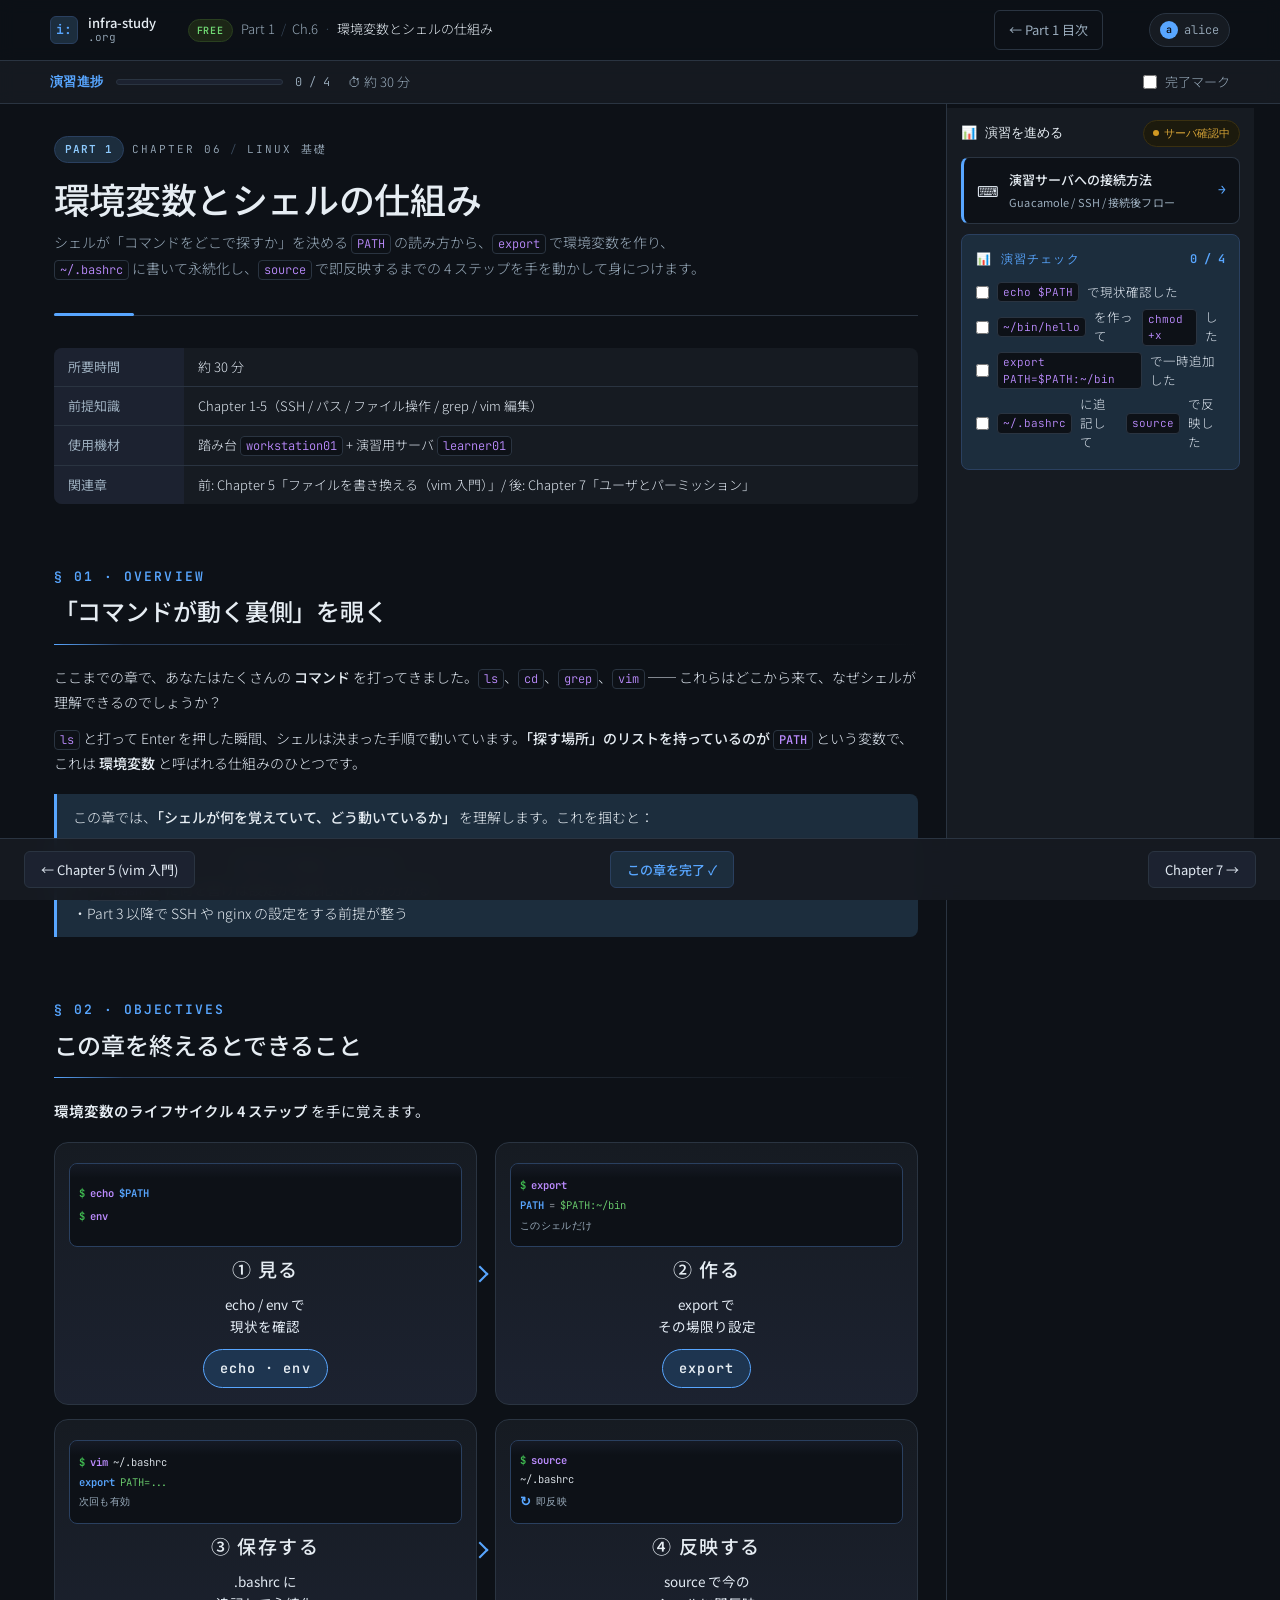
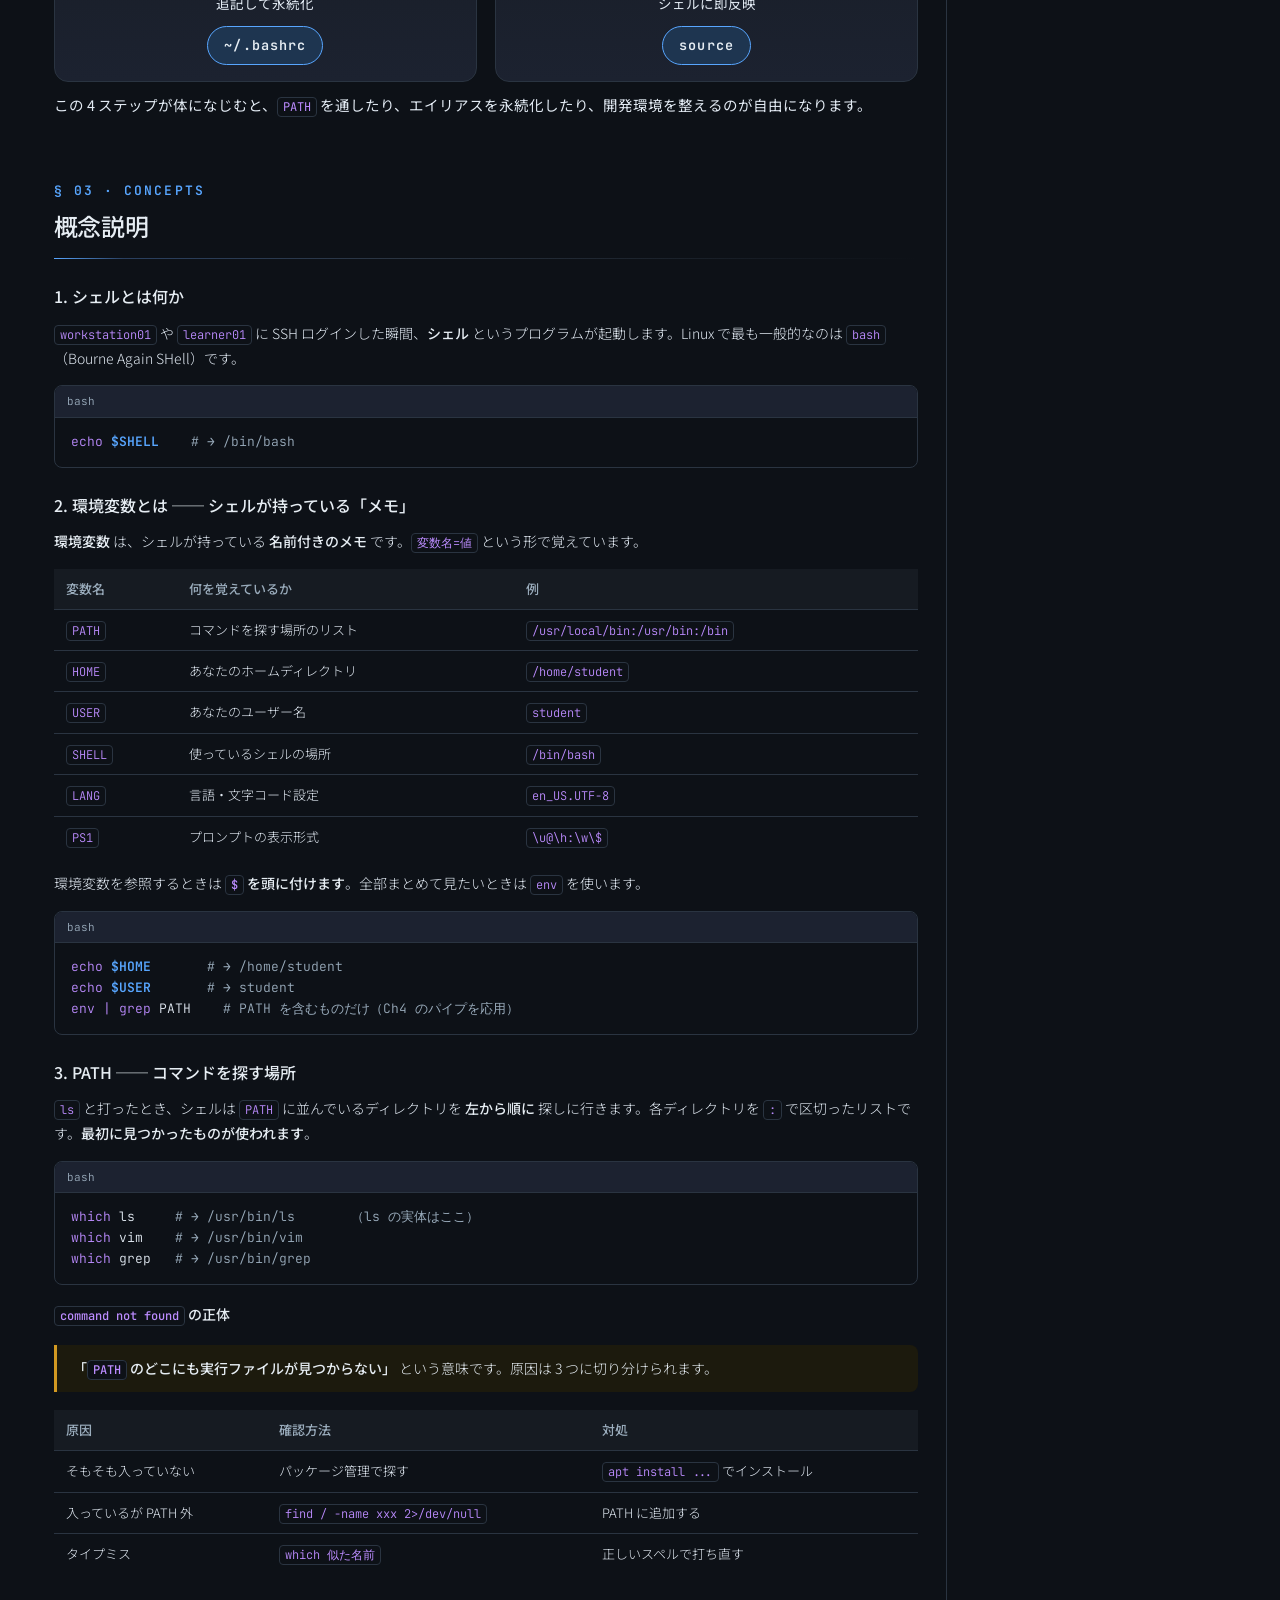
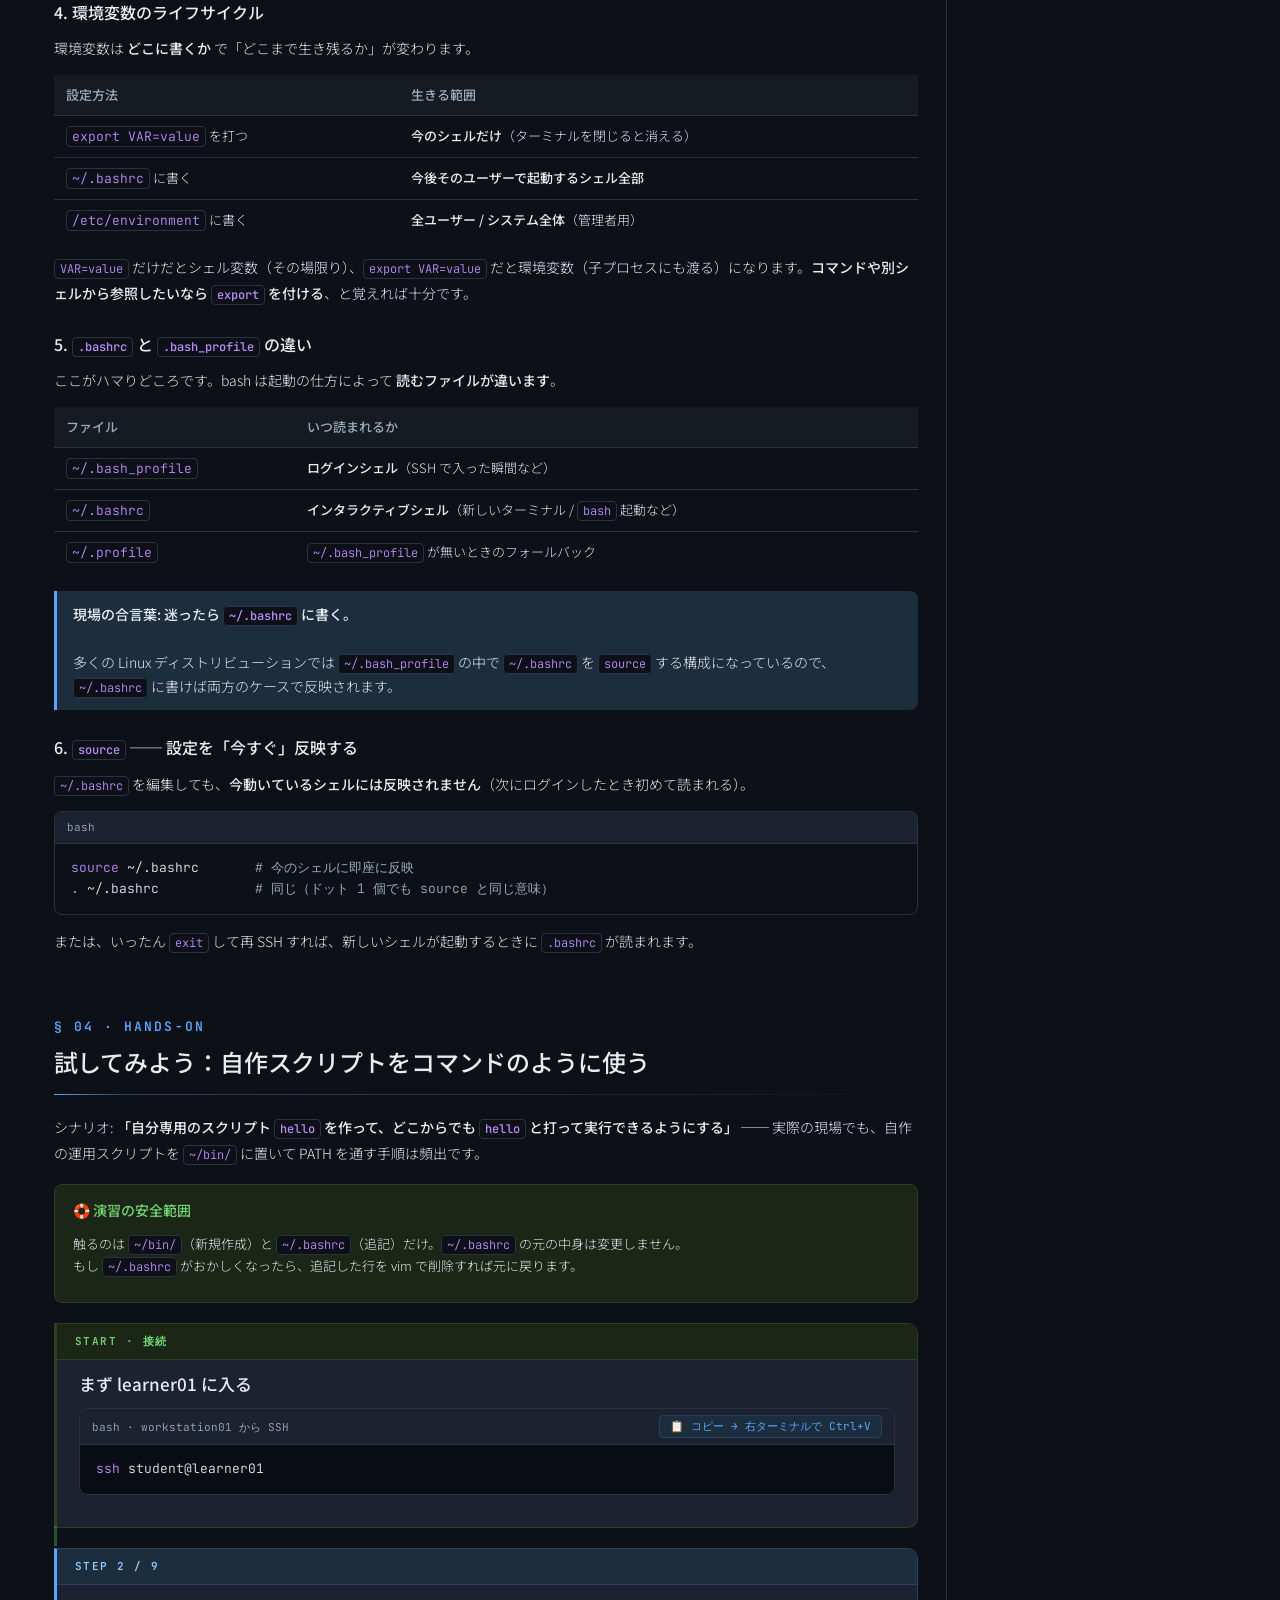
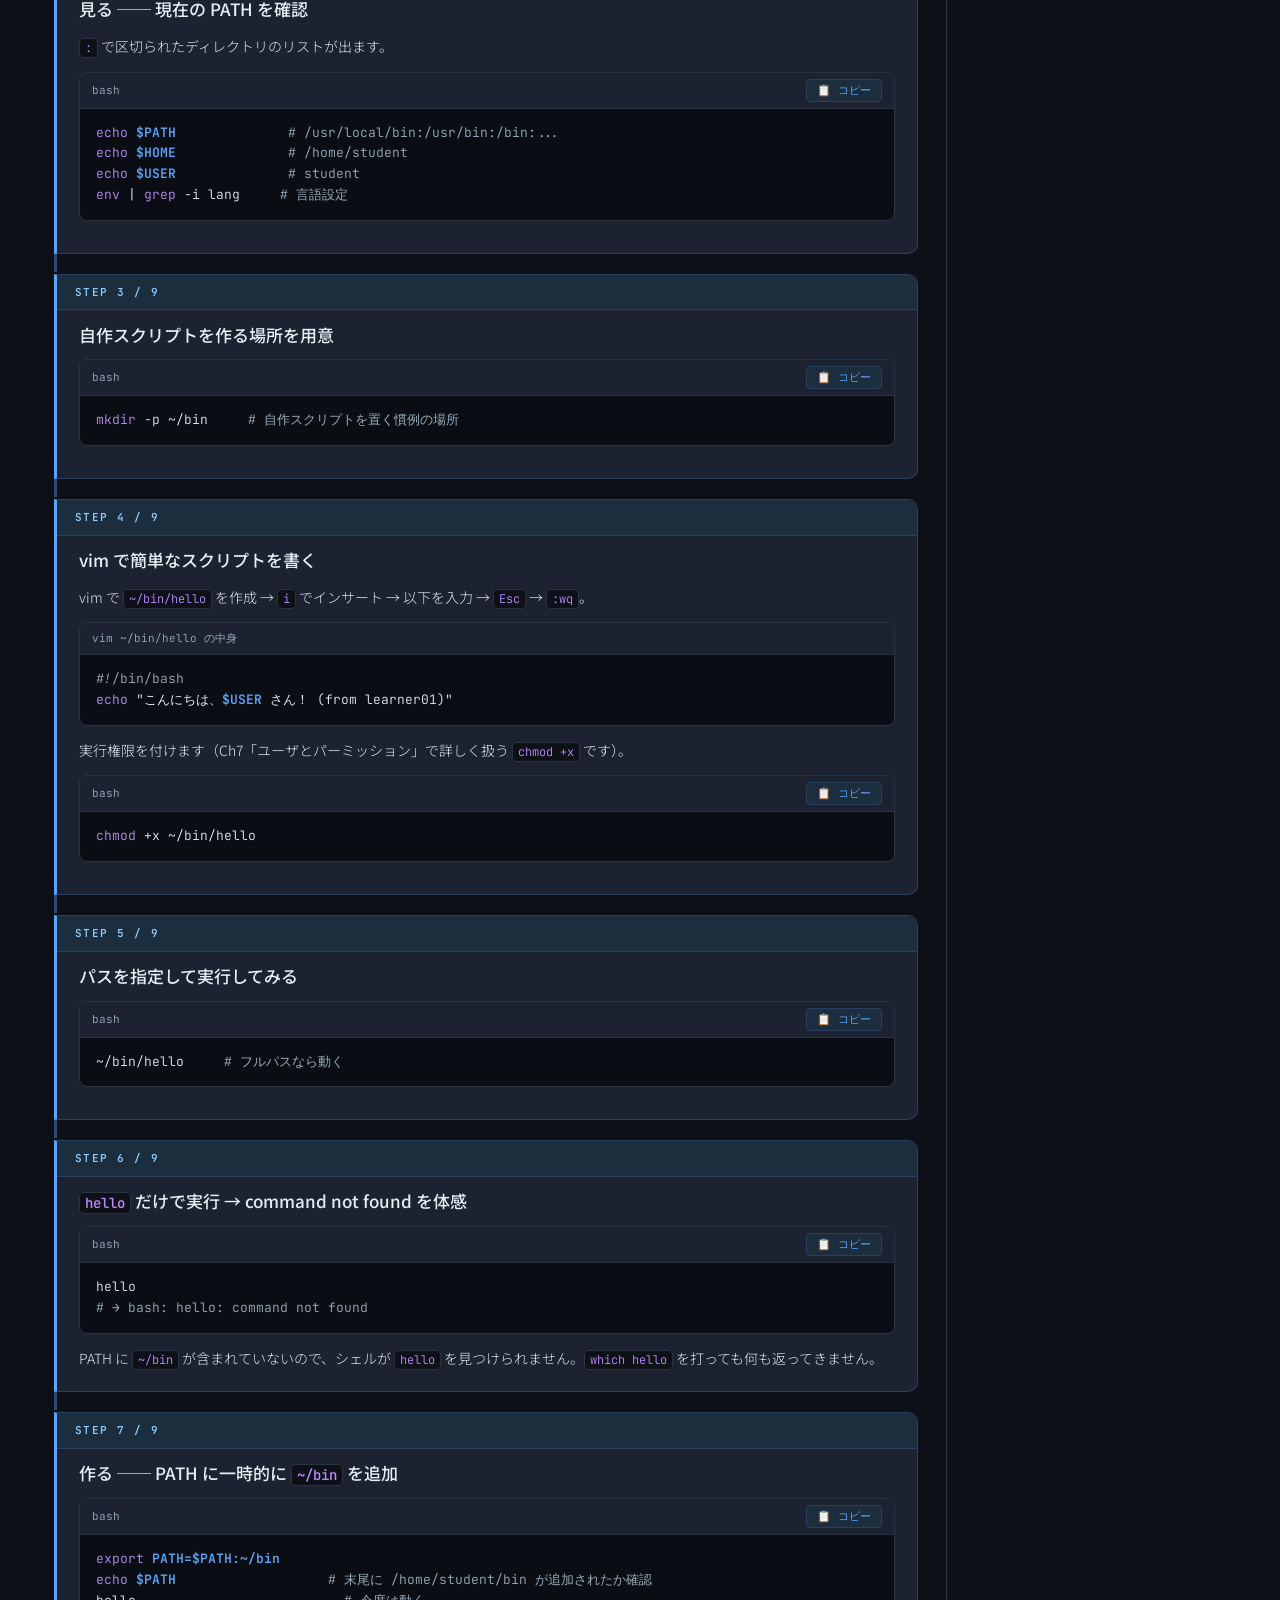
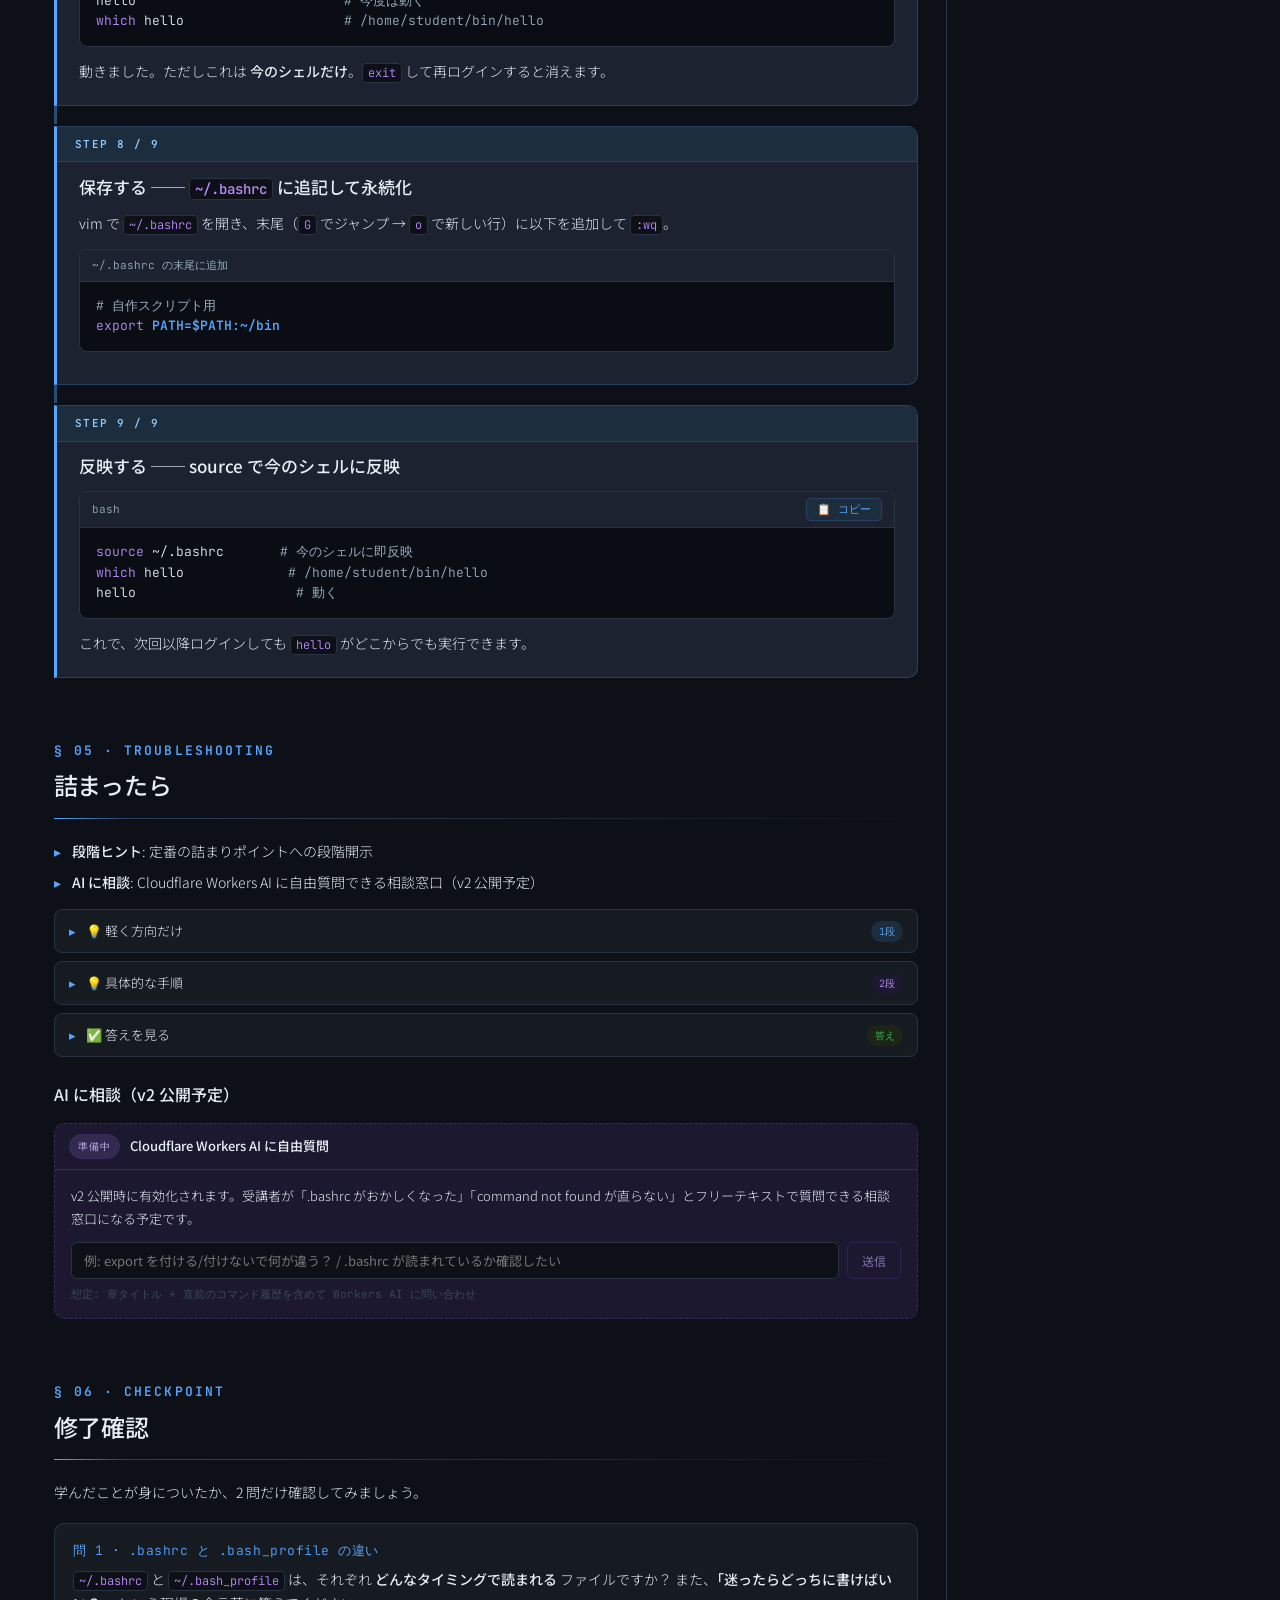
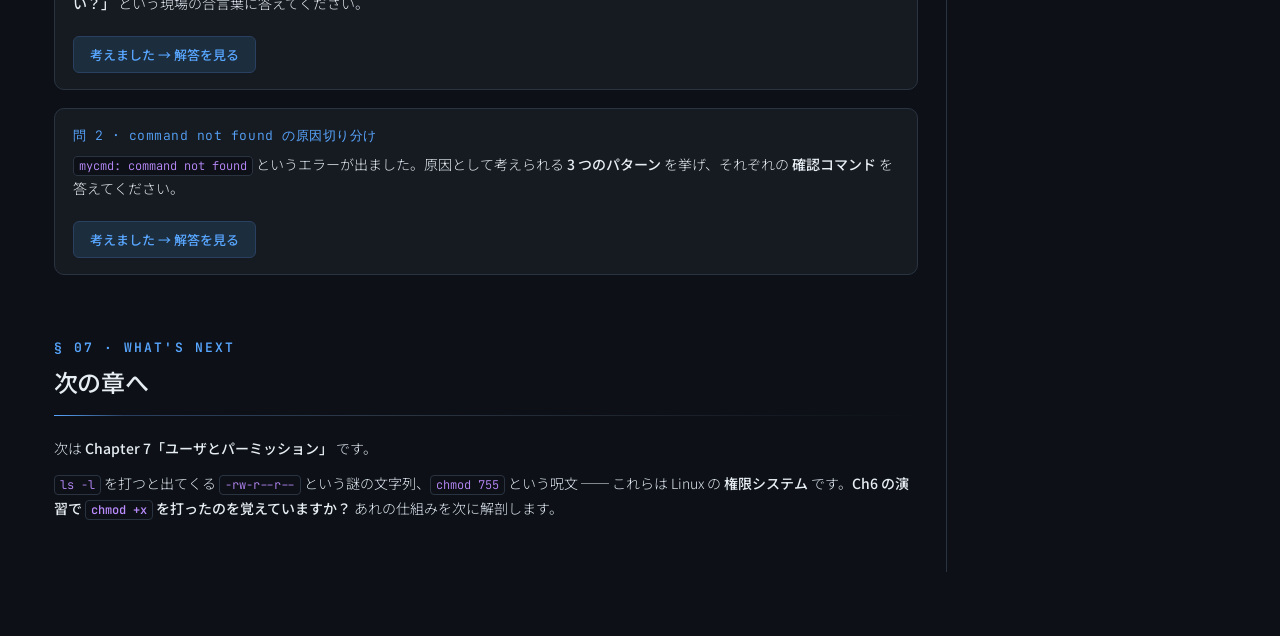
<file: chapter06-prototype.html>
<!DOCTYPE html>
<html lang="ja">
<head>
<meta charset="UTF-8">
<meta name="viewport" content="width=device-width, initial-scale=1.0">
<title>Chapter 6: 環境変数とシェルの仕組み — infra-study.org</title>
<link rel="stylesheet" href="chapter.css">
</head>
<body>

<!-- ─── Header ─── -->
<header class="site-header">
  <div class="header-inner">
    <a href="#" class="brand">
      <div class="brand-mark">i:</div>
      <div class="brand-text">
        <span class="brand-name">infra-study</span>
        <span class="brand-domain">.org</span>
      </div>
    </a>
    <nav class="crumb">
      <span class="badge-free" title="無料体験版">FREE</span><span>Part 1</span><span class="sep">/</span><span>Ch.6</span><span class="sep">·</span><span class="now">環境変数とシェルの仕組み</span>
    </nav>
    <a href="#" class="nav-toc">← Part 1 目次</a>
    <span class="nav-user"><span class="avatar">a</span>alice</span>
  </div>
</header>

<!-- ─── Chapter Meta Bar ─── -->
<div class="meta-bar">
  <div class="meta-inner">
    <div class="progress">
      <span class="progress-label">演習進捗</span>
      <span class="progress-bar"><span class="progress-fill" id="progressFill" style="width:0%"></span></span>
      <span class="progress-text" id="progressText">0 / 4</span>
    </div>
    <span class="meta-time">⏱ 約 30 分</span>
    <label class="meta-progress">
      <input type="checkbox" id="chapter-complete">
      <span>完了マーク</span>
    </label>
  </div>
</div>

<!-- ─── 2-pane wrapper ─── -->
<div class="pane-wrap">

  <!-- ── Content pane ── -->
  <main class="content-pane">

    <div class="chapter-hero">
      <div class="chapter-eyebrow"><span class="chip">Part 1</span><span>Chapter 06</span><span class="sep">/</span><span>Linux 基礎</span></div>
      <h1>環境変数とシェルの仕組み</h1>
      <p class="chapter-subtitle">シェルが「コマンドをどこで探すか」を決める <code>PATH</code> の読み方から、<code>export</code> で環境変数を作り、<code>~/.bashrc</code> に書いて永続化し、<code>source</code> で即反映するまでの 4 ステップを手を動かして身につけます。</p>
    </div>

    <table class="meta-table">
      <tr><th>所要時間</th><td>約 30 分</td></tr>
      <tr><th>前提知識</th><td>Chapter 1-5（SSH / パス / ファイル操作 / grep / vim 編集）</td></tr>
      <tr><th>使用機材</th><td>踏み台 <code>workstation01</code> + 演習用サーバ <code>learner01</code></td></tr>
      <tr><th>関連章</th><td>前: Chapter 5「ファイルを書き換える（vim 入門）」/ 後: Chapter 7「ユーザとパーミッション」</td></tr>
    </table>

    <h2 data-num="01" data-label="Overview">「コマンドが動く裏側」を覗く</h2>
    <p>ここまでの章で、あなたはたくさんの <strong>コマンド</strong> を打ってきました。<code>ls</code>、<code>cd</code>、<code>grep</code>、<code>vim</code> ── これらはどこから来て、なぜシェルが理解できるのでしょうか？</p>
    <p><code>ls</code> と打って Enter を押した瞬間、シェルは決まった手順で動いています。<strong>「探す場所」のリストを持っているのが <code>PATH</code></strong> という変数で、これは <strong>環境変数</strong> と呼ばれる仕組みのひとつです。</p>
    <div class="callout-key">この章では、<strong>「シェルが何を覚えていて、どう動いているか」</strong> を理解します。これを掴むと：<br><br>
    ・「<code>command not found</code> と言われる理由」が分かる<br>
    ・<code>~/.bashrc</code> に何を書けば設定が永続化されるか分かる<br>
    ・Part 3 以降で SSH や nginx の設定をする前提が整う</div>

    <h2 data-num="02" data-label="Objectives">この章を終えるとできること</h2>
    <p class="obj-intro"><strong>環境変数のライフサイクル 4 ステップ</strong> を手に覚えます。</p>

    <div class="objective-grid">
      <div class="obj-card">
        <div class="obj-icon" aria-label="echo や env で環境変数を確認する">
          <div class="op-line"><span class="op-prompt">$</span> <span class="op-cmd">echo</span> <span class="op-var">$PATH</span></div>
          <div class="op-line"><span class="op-bar w-full"></span></div>
          <div class="op-line"><span class="op-prompt">$</span> <span class="op-cmd">env</span></div>
        </div>
        <div class="obj-verb">① 見る</div>
        <div class="obj-desc">echo / env で<br>現状を確認</div>
        <span class="obj-cmds">echo · env</span>
      </div>

      <div class="obj-card">
        <div class="obj-icon" aria-label="export で環境変数を設定する">
          <div class="op-line"><span class="op-prompt">$</span> <span class="op-cmd">export</span></div>
          <div class="op-line"><span class="op-var">PATH</span><span class="op-eq">=</span><span class="op-value">$PATH:~/bin</span></div>
          <div class="op-line"><span class="op-hint">このシェルだけ</span></div>
        </div>
        <div class="obj-verb">② 作る</div>
        <div class="obj-desc">export で<br>その場限り設定</div>
        <span class="obj-cmds">export</span>
      </div>

      <div class="obj-card">
        <div class="obj-icon" aria-label=".bashrc に書いて永続化する">
          <div class="op-line"><span class="op-prompt">$</span> <span class="op-cmd">vim</span> <span class="op-file">~/.bashrc</span></div>
          <div class="op-line"><span class="op-var">export</span> <span class="op-value">PATH=...</span></div>
          <div class="op-line"><span class="op-hint">次回も有効</span></div>
        </div>
        <div class="obj-verb">③ 保存する</div>
        <div class="obj-desc">.bashrc に<br>追記して永続化</div>
        <span class="obj-cmds">~/.bashrc</span>
      </div>

      <div class="obj-card">
        <div class="obj-icon" aria-label="source で今のシェルに反映する">
          <div class="op-line"><span class="op-prompt">$</span> <span class="op-cmd">source</span></div>
          <div class="op-line"><span class="op-file">~/.bashrc</span></div>
          <div class="op-line"><span class="op-arrow">↻</span><span class="op-hint">即反映</span></div>
        </div>
        <div class="obj-verb">④ 反映する</div>
        <div class="obj-desc">source で今の<br>シェルに即反映</div>
        <span class="obj-cmds">source</span>
      </div>
    </div>

    <p class="obj-intro">この 4 ステップが体になじむと、<code>PATH</code> を通したり、エイリアスを永続化したり、開発環境を整えるのが自由になります。</p>

    <h2 data-num="03" data-label="Concepts">概念説明</h2>

    <h3>1. シェルとは何か</h3>
    <p><code>workstation01</code> や <code>learner01</code> に SSH ログインした瞬間、<strong>シェル</strong> というプログラムが起動します。Linux で最も一般的なのは <code>bash</code>（Bourne Again SHell）です。</p>
    <div class="codeblock">
      <div class="codeblock-head"><span>bash</span></div>
      <pre><span class="kw">echo</span> <span class="var">$SHELL</span>    <span class="comment"># → /bin/bash</span></pre>
    </div>

    <h3>2. 環境変数とは ── シェルが持っている「メモ」</h3>
    <p><strong>環境変数</strong> は、シェルが持っている <strong>名前付きのメモ</strong> です。<code>変数名=値</code> という形で覚えています。</p>
    <table class="op-table">
      <tr><th>変数名</th><th>何を覚えているか</th><th>例</th></tr>
      <tr><td><code>PATH</code></td><td>コマンドを探す場所のリスト</td><td><code>/usr/local/bin:/usr/bin:/bin</code></td></tr>
      <tr><td><code>HOME</code></td><td>あなたのホームディレクトリ</td><td><code>/home/student</code></td></tr>
      <tr><td><code>USER</code></td><td>あなたのユーザー名</td><td><code>student</code></td></tr>
      <tr><td><code>SHELL</code></td><td>使っているシェルの場所</td><td><code>/bin/bash</code></td></tr>
      <tr><td><code>LANG</code></td><td>言語・文字コード設定</td><td><code>en_US.UTF-8</code></td></tr>
      <tr><td><code>PS1</code></td><td>プロンプトの表示形式</td><td><code>\u@\h:\w\$</code></td></tr>
    </table>
    <p>環境変数を参照するときは <strong><code>$</code> を頭に付けます</strong>。全部まとめて見たいときは <code>env</code> を使います。</p>
    <div class="codeblock">
      <div class="codeblock-head"><span>bash</span></div>
      <pre><span class="kw">echo</span> <span class="var">$HOME</span>       <span class="comment"># → /home/student</span>
<span class="kw">echo</span> <span class="var">$USER</span>       <span class="comment"># → student</span>
<span class="kw">env</span> <span class="kw">|</span> <span class="kw">grep</span> PATH    <span class="comment"># PATH を含むものだけ（Ch4 のパイプを応用）</span></pre>
    </div>

    <h3>3. PATH ── コマンドを探す場所</h3>
    <p><code>ls</code> と打ったとき、シェルは <code>PATH</code> に並んでいるディレクトリを <strong>左から順に</strong> 探しに行きます。各ディレクトリを <code>:</code> で区切ったリストです。<strong>最初に見つかったものが使われます</strong>。</p>
    <div class="codeblock">
      <div class="codeblock-head"><span>bash</span></div>
      <pre><span class="kw">which</span> ls     <span class="comment"># → /usr/bin/ls       （ls の実体はここ）</span>
<span class="kw">which</span> vim    <span class="comment"># → /usr/bin/vim</span>
<span class="kw">which</span> grep   <span class="comment"># → /usr/bin/grep</span></pre>
    </div>

    <h4 style="font-size:14px;font-weight:500;color:var(--text-strong);margin:18px 0 8px"><code>command not found</code> の正体</h4>
    <div class="callout-amber"><strong>「<code>PATH</code> のどこにも実行ファイルが見つからない」</strong> という意味です。原因は 3 つに切り分けられます。</div>
    <table class="dir-table">
      <tr><th>原因</th><th>確認方法</th><th>対処</th></tr>
      <tr><td>そもそも入っていない</td><td>パッケージ管理で探す</td><td><code>apt install ...</code> でインストール</td></tr>
      <tr><td>入っているが PATH 外</td><td><code>find / -name xxx 2&gt;/dev/null</code></td><td>PATH に追加する</td></tr>
      <tr><td>タイプミス</td><td><code>which 似た名前</code></td><td>正しいスペルで打ち直す</td></tr>
    </table>

    <h3>4. 環境変数のライフサイクル</h3>
    <p>環境変数は <strong>どこに書くか</strong> で「どこまで生き残るか」が変わります。</p>
    <table class="dir-table">
      <tr><th>設定方法</th><th>生きる範囲</th></tr>
      <tr><td><code>export VAR=value</code> を打つ</td><td><strong>今のシェルだけ</strong>（ターミナルを閉じると消える）</td></tr>
      <tr><td><code>~/.bashrc</code> に書く</td><td><strong>今後そのユーザーで起動するシェル全部</strong></td></tr>
      <tr><td><code>/etc/environment</code> に書く</td><td><strong>全ユーザー / システム全体</strong>（管理者用）</td></tr>
    </table>
    <p><code>VAR=value</code> だけだとシェル変数（その場限り）、<code>export VAR=value</code> だと環境変数（子プロセスにも渡る）になります。<strong>コマンドや別シェルから参照したいなら <code>export</code> を付ける</strong>、と覚えれば十分です。</p>

    <h3>5. <code>.bashrc</code> と <code>.bash_profile</code> の違い</h3>
    <p>ここがハマりどころです。bash は起動の仕方によって <strong>読むファイルが違います</strong>。</p>
    <table class="dir-table">
      <tr><th>ファイル</th><th>いつ読まれるか</th></tr>
      <tr><td><code>~/.bash_profile</code></td><td><strong>ログインシェル</strong>（SSH で入った瞬間など）</td></tr>
      <tr><td><code>~/.bashrc</code></td><td><strong>インタラクティブシェル</strong>（新しいターミナル / <code>bash</code> 起動など）</td></tr>
      <tr><td><code>~/.profile</code></td><td><code>~/.bash_profile</code> が無いときのフォールバック</td></tr>
    </table>
    <div class="callout-key"><strong>現場の合言葉: 迷ったら <code>~/.bashrc</code> に書く。</strong><br><br>
    多くの Linux ディストリビューションでは <code>~/.bash_profile</code> の中で <code>~/.bashrc</code> を <code>source</code> する構成になっているので、<code>~/.bashrc</code> に書けば両方のケースで反映されます。</div>

    <h3>6. <code>source</code> ── 設定を「今すぐ」反映する</h3>
    <p><code>~/.bashrc</code> を編集しても、<strong>今動いているシェルには反映されません</strong>（次にログインしたとき初めて読まれる）。</p>
    <div class="codeblock">
      <div class="codeblock-head"><span>bash</span></div>
      <pre><span class="kw">source</span> ~/.bashrc       <span class="comment"># 今のシェルに即座に反映</span>
<span class="kw">.</span> ~/.bashrc            <span class="comment"># 同じ（ドット 1 個でも source と同じ意味）</span></pre>
    </div>
    <p>または、いったん <code>exit</code> して再 SSH すれば、新しいシェルが起動するときに <code>.bashrc</code> が読まれます。</p>

    <h2 data-num="04" data-label="Hands-on">試してみよう：自作スクリプトをコマンドのように使う</h2>
    <p>シナリオ: <strong>「自分専用のスクリプト <code>hello</code> を作って、どこからでも <code>hello</code> と打って実行できるようにする」</strong> ── 実際の現場でも、自作の運用スクリプトを <code>~/bin/</code> に置いて PATH を通す手順は頻出です。</p>

    <div class="fail-safe">
      <div class="fail-safe-title">🛟 演習の安全範囲</div>
      <p style="font-size:13px;line-height:1.7">触るのは <code>~/bin/</code>（新規作成）と <code>~/.bashrc</code>（追記）だけ。<code>~/.bashrc</code> の元の中身は変更しません。<br>
      もし <code>~/.bashrc</code> がおかしくなったら、追記した行を vim で削除すれば元に戻ります。</p>
    </div>

    <section class="step-section step-start" data-step="1" data-total="9">
      <h3 class="step-title">まず learner01 に入る</h3>
      <div class="codeblock">
        <div class="codeblock-head">
          <span>bash · workstation01 から SSH</span>
          <button class="copy-btn" data-copy="ssh student@learner01">📋 コピー → 右ターミナルで Ctrl+V</button>
        </div>
        <pre><span class="kw">ssh</span> student@learner01</pre>
      </div>
    </section>

    <section class="step-section" data-step="2" data-total="9">
      <h3 class="step-title">見る ── 現在の PATH を確認</h3>
      <p><code>:</code> で区切られたディレクトリのリストが出ます。</p>
      <div class="codeblock">
        <div class="codeblock-head">
          <span>bash</span>
          <button class="copy-btn" data-copy="echo $PATH&#10;echo $HOME&#10;echo $USER&#10;env | grep -i lang">📋 コピー</button>
        </div>
        <pre><span class="kw">echo</span> <span class="var">$PATH</span>              <span class="comment"># /usr/local/bin:/usr/bin:/bin:...</span>
<span class="kw">echo</span> <span class="var">$HOME</span>              <span class="comment"># /home/student</span>
<span class="kw">echo</span> <span class="var">$USER</span>              <span class="comment"># student</span>
<span class="kw">env</span> | <span class="kw">grep</span> -i lang     <span class="comment"># 言語設定</span></pre>
      </div>
    </section>

    <section class="step-section" data-step="3" data-total="9">
      <h3 class="step-title">自作スクリプトを作る場所を用意</h3>
      <div class="codeblock">
        <div class="codeblock-head">
          <span>bash</span>
          <button class="copy-btn" data-copy="mkdir -p ~/bin">📋 コピー</button>
        </div>
        <pre><span class="kw">mkdir</span> -p ~/bin     <span class="comment"># 自作スクリプトを置く慣例の場所</span></pre>
      </div>
    </section>

    <section class="step-section" data-step="4" data-total="9">
      <h3 class="step-title">vim で簡単なスクリプトを書く</h3>
      <p>vim で <code>~/bin/hello</code> を作成 → <code>i</code> でインサート → 以下を入力 → <code>Esc</code> → <code>:wq</code>。</p>
      <div class="codeblock">
        <div class="codeblock-head"><span>vim ~/bin/hello の中身</span></div>
        <pre><span class="comment">#!/bin/bash</span>
<span class="kw">echo</span> "こんにちは、<span class="var">$USER</span> さん！ (from learner01)"</pre>
      </div>
      <p>実行権限を付けます（Ch7「ユーザとパーミッション」で詳しく扱う <code>chmod +x</code> です）。</p>
      <div class="codeblock">
        <div class="codeblock-head">
          <span>bash</span>
          <button class="copy-btn" data-copy="chmod +x ~/bin/hello">📋 コピー</button>
        </div>
        <pre><span class="kw">chmod</span> +x ~/bin/hello</pre>
      </div>
    </section>

    <section class="step-section" data-step="5" data-total="9">
      <h3 class="step-title">パスを指定して実行してみる</h3>
      <div class="codeblock">
        <div class="codeblock-head">
          <span>bash</span>
          <button class="copy-btn" data-copy="~/bin/hello">📋 コピー</button>
        </div>
        <pre>~/bin/hello     <span class="comment"># フルパスなら動く</span></pre>
      </div>
    </section>

    <section class="step-section" data-step="6" data-total="9">
      <h3 class="step-title"><code>hello</code> だけで実行 → command not found を体感</h3>
      <div class="codeblock">
        <div class="codeblock-head">
          <span>bash</span>
          <button class="copy-btn" data-copy="hello">📋 コピー</button>
        </div>
        <pre>hello
<span class="comment"># → bash: hello: command not found</span></pre>
      </div>
      <p>PATH に <code>~/bin</code> が含まれていないので、シェルが <code>hello</code> を見つけられません。<code>which hello</code> を打っても何も返ってきません。</p>
    </section>

    <section class="step-section" data-step="7" data-total="9">
      <h3 class="step-title">作る ── PATH に一時的に <code>~/bin</code> を追加</h3>
      <div class="codeblock">
        <div class="codeblock-head">
          <span>bash</span>
          <button class="copy-btn" data-copy="export PATH=$PATH:~/bin&#10;echo $PATH&#10;hello&#10;which hello">📋 コピー</button>
        </div>
        <pre><span class="kw">export</span> <span class="var">PATH=$PATH:~/bin</span>
<span class="kw">echo</span> <span class="var">$PATH</span>                   <span class="comment"># 末尾に /home/student/bin が追加されたか確認</span>
hello                          <span class="comment"># 今度は動く</span>
<span class="kw">which</span> hello                    <span class="comment"># /home/student/bin/hello</span></pre>
      </div>
      <p>動きました。ただしこれは <strong>今のシェルだけ</strong>。<code>exit</code> して再ログインすると消えます。</p>
    </section>

    <section class="step-section" data-step="8" data-total="9">
      <h3 class="step-title">保存する ── <code>~/.bashrc</code> に追記して永続化</h3>
      <p>vim で <code>~/.bashrc</code> を開き、末尾（<code>G</code> でジャンプ → <code>o</code> で新しい行）に以下を追加して <code>:wq</code>。</p>
      <div class="codeblock">
        <div class="codeblock-head"><span>~/.bashrc の末尾に追加</span></div>
        <pre><span class="comment"># 自作スクリプト用</span>
<span class="kw">export</span> <span class="var">PATH=$PATH:~/bin</span></pre>
      </div>
    </section>

    <section class="step-section" data-step="9" data-total="9">
      <h3 class="step-title">反映する ── source で今のシェルに反映</h3>
      <div class="codeblock">
        <div class="codeblock-head">
          <span>bash</span>
          <button class="copy-btn" data-copy="source ~/.bashrc&#10;which hello&#10;hello">📋 コピー</button>
        </div>
        <pre><span class="kw">source</span> ~/.bashrc       <span class="comment"># 今のシェルに即反映</span>
<span class="kw">which</span> hello             <span class="comment"># /home/student/bin/hello</span>
hello                    <span class="comment"># 動く</span></pre>
      </div>
      <p>これで、次回以降ログインしても <code>hello</code> がどこからでも実行できます。</p>
    </section>

    <h2 data-num="05" data-label="Troubleshooting">詰まったら</h2>
    <ul class="bullets" style="margin-bottom:14px">
      <li><strong>段階ヒント</strong>: 定番の詰まりポイントへの段階開示</li>
      <li><strong>AI に相談</strong>: Cloudflare Workers AI に自由質問できる相談窓口（v2 公開予定）</li>
    </ul>

    <details class="hint stage1">
      <summary>💡 軽く方向だけ</summary>
      <div class="hint-body">
        「コマンドが見つからない」と「PATH に含まれていない」はだいたい同じ意味です。<code>which コマンド名</code> で「どこから読まれているか」を確認、<code>echo $PATH</code> で「どこを探しているか」を確認。この 2 つを突き合わせると原因が見えます。
      </div>
    </details>

    <details class="hint stage2">
      <summary>💡 具体的な手順</summary>
      <div class="hint-body">
        <div class="codeblock" style="margin:0 0 8px">
          <pre><span class="comment"># 確認</span>
<span class="kw">echo</span> <span class="var">$PATH</span>                   <span class="comment"># 探す場所のリスト</span>
<span class="kw">which</span> hello                  <span class="comment"># シェルが見ている実体</span>

<span class="comment"># 一時追加</span>
<span class="kw">export</span> <span class="var">PATH=$PATH:~/bin</span>

<span class="comment"># 永続化</span>
<span class="kw">vim</span> ~/.bashrc                <span class="comment"># 末尾に "export PATH=$PATH:~/bin" を追記</span>
<span class="kw">source</span> ~/.bashrc             <span class="comment"># 即反映</span></pre>
        </div>
        <code>$PATH</code> の前後関係: <code>PATH=$PATH:~/bin</code> は「末尾に追加」、<code>PATH=~/bin:$PATH</code> だと「先頭に追加」。先頭に置くと自作スクリプトがシステム標準より優先されます。
      </div>
    </details>

    <details class="hint answer">
      <summary>✅ 答えを見る</summary>
      <div class="hint-body">
        <div class="codeblock" style="margin:0 0 10px">
          <pre><span class="kw">mkdir</span> -p ~/bin
<span class="kw">vim</span> ~/bin/hello
<span class="comment"># vim 内で:</span>
<span class="comment">#!/bin/bash</span>
<span class="kw">echo</span> "こんにちは、<span class="var">$USER</span> さん！"
<span class="comment"># 保存して終了</span>

<span class="kw">chmod</span> +x ~/bin/hello

<span class="comment"># 一時的に PATH 追加</span>
<span class="kw">export</span> <span class="var">PATH=$PATH:~/bin</span>
hello                          <span class="comment"># 動作確認</span>

<span class="comment"># 永続化</span>
<span class="kw">vim</span> ~/.bashrc                  <span class="comment"># 末尾に export PATH=$PATH:~/bin を追記</span>
<span class="kw">source</span> ~/.bashrc
<span class="kw">which</span> hello                    <span class="comment"># /home/student/bin/hello</span>
hello                          <span class="comment"># 動く</span></pre>
        </div>
        <p><strong>ポイント</strong>: <code>export</code> で環境変数として設定、<code>~/.bashrc</code> で永続化、<code>source</code> で即反映。この 3 段階を意識すれば、設定の生存範囲が掴めます。</p>
      </div>
    </details>

    <h3>AI に相談（v2 公開予定）</h3>
    <div class="ai-chat-mock">
      <div class="ai-chat-head">
        <span class="ai-badge">準備中</span>
        <span class="ai-chat-title">Cloudflare Workers AI に自由質問</span>
      </div>
      <div class="ai-chat-body">
        <p>v2 公開時に有効化されます。受講者が「.bashrc がおかしくなった」「command not found が直らない」とフリーテキストで質問できる相談窓口になる予定です。</p>
        <div class="ai-chat-input-mock">
          <input type="text" placeholder="例: export を付ける/付けないで何が違う？ / .bashrc が読まれているか確認したい" disabled>
          <button class="ai-send-btn" disabled>送信</button>
        </div>
        <div class="ai-chat-meta">想定: 章タイトル + 直前のコマンド履歴を含めて Workers AI に問い合わせ</div>
      </div>
    </div>

    <h2 data-num="06" data-label="Checkpoint">修了確認</h2>
    <p>学んだことが身についたか、2 問だけ確認してみましょう。</p>

    <div class="quiz">
      <div class="quiz-title">問 1 · .bashrc と .bash_profile の違い</div>
      <div class="quiz-q"><code>~/.bashrc</code> と <code>~/.bash_profile</code> は、それぞれ <strong>どんなタイミングで読まれる</strong> ファイルですか？ また、<strong>「迷ったらどっちに書けばいい？」</strong> という現場の合言葉に答えてください。</div>
      <button class="quiz-btn" data-modal="quiz1">考えました → 解答を見る</button>
    </div>

    <div class="quiz">
      <div class="quiz-title">問 2 · command not found の原因切り分け</div>
      <div class="quiz-q"><code>mycmd: command not found</code> というエラーが出ました。原因として考えられる <strong>3 つのパターン</strong> を挙げ、それぞれの <strong>確認コマンド</strong> を答えてください。</div>
      <button class="quiz-btn" data-modal="quiz2">考えました → 解答を見る</button>
    </div>

    <h2 data-num="07" data-label="What's next">次の章へ</h2>
    <p>次は <strong>Chapter 7「ユーザとパーミッション」</strong> です。</p>
    <p><code>ls -l</code> を打つと出てくる <code>-rw-r--r--</code> という謎の文字列、<code>chmod 755</code> という呪文 ── これらは Linux の <strong>権限システム</strong> です。<strong>Ch6 の演習で <code>chmod +x</code> を打ったのを覚えていますか？</strong> あれの仕組みを次に解剖します。</p>

  </main>

  <!-- ── Terminal pane (ハイブリッド接続 / D-017) ── -->
  <aside class="terminal-pane">
    <div class="term-head">
      <span class="label">📊 演習を進める</span>
      <span class="server-status" title="演習サーバの稼働状況（手動更新）"><span class="status-dot"></span>サーバ確認中</span>
    </div>

    <a href="connect.html" class="connect-banner" title="演習サーバへの接続方法（オンボーディング）">
      <span class="banner-icon">⌨</span>
      <span class="banner-text">演習サーバへの接続方法
        <span class="banner-sub">Guacamole / SSH / 接続後フロー</span>
      </span>
      <span class="banner-arr">→</span>
    </a>

    <div class="checklist prominent">
      <div class="checklist-head">
        <span class="checklist-title">📊 演習チェック</span>
        <span class="checklist-progress" id="checklistProgress">0 / 4</span>
      </div>
      <label class="checklist-item"><input type="checkbox"> <code>echo $PATH</code> で現状確認した</label>
      <label class="checklist-item"><input type="checkbox"> <code>~/bin/hello</code> を作って <code>chmod +x</code> した</label>
      <label class="checklist-item"><input type="checkbox"> <code>export PATH=$PATH:~/bin</code> で一時追加した</label>
      <label class="checklist-item"><input type="checkbox"> <code>~/.bashrc</code> に追記して <code>source</code> で反映した</label>
    </div>

    <!-- Part 別チートシートスロット -->
    <div class="cheat-slot"></div>
  </aside>

</div>

<!-- ─── Footer ─── -->
<footer class="chapter-footer">
  <button class="foot-btn">← Chapter 5 (vim 入門)</button>
  <button class="foot-btn complete">この章を完了 ✓</button>
  <button class="foot-btn">Chapter 7 →</button>
</footer>

<!-- ─── Modals ─── -->
<div class="modal-backdrop" id="modal-quiz1">
  <div class="modal">
    <div class="modal-title">問 1 · 解答</div>
    <div class="modal-body">
      <ul>
        <li><code>~/.bash_profile</code> → <strong>ログインシェル</strong>起動時に読まれる（SSH で入った瞬間など）</li>
        <li><code>~/.bashrc</code> → <strong>インタラクティブシェル</strong>起動時に読まれる（新しいターミナル / <code>bash</code> 起動など）</li>
      </ul>
      <p style="margin-top:12px"><strong>現場の合言葉: 迷ったら <code>~/.bashrc</code>。</strong></p>
      <p style="margin-top:10px">理由: 多くの Linux ディストリビューションでは <code>~/.bash_profile</code> の中で <code>~/.bashrc</code> を <code>source</code> する構成になっているため、<code>~/.bashrc</code> に書けば両方のケースで反映される。</p>
      <div class="codeblock" style="margin:8px 0">
        <pre><span class="comment"># 典型的な .bash_profile（既存）</span>
<span class="kw">if</span> [ -f ~/.bashrc ]; <span class="kw">then</span>
    . ~/.bashrc      <span class="comment"># ← ここで .bashrc を読んでいる</span>
<span class="kw">fi</span></pre>
      </div>
      <p>例外: 「ログイン時だけ実行したい処理」（最終ログイン日時の表示など）は <code>.bash_profile</code> に書く。</p>
    </div>
    <button class="modal-close" data-close>閉じる</button>
  </div>
</div>

<div class="modal-backdrop" id="modal-quiz2">
  <div class="modal">
    <div class="modal-title">問 2 · 解答</div>
    <div class="modal-body">
      <table>
        <tr><th>原因</th><th>確認コマンド</th><th>対処</th></tr>
        <tr><td>インストールされていない</td><td><code>apt search mycmd</code></td><td>インストール</td></tr>
        <tr><td>PATH に含まれていない</td><td><code>find / -name mycmd 2&gt;/dev/null</code> → <code>echo $PATH</code> と突き合わせ</td><td><code>export PATH=$PATH:実体のあるディレクトリ</code> で追加 / 永続化は <code>~/.bashrc</code></td></tr>
        <tr><td>タイプミス</td><td><code>which 似た名前</code> / <code>compgen -c \| grep my</code></td><td>正しいスペルで打ち直す</td></tr>
      </table>
      <p style="margin-top:12px"><strong>応用</strong>: 自作スクリプトを置く場合、<code>~/bin/</code> を使うのが慣例。<code>~/.bashrc</code> に <code>export PATH=$PATH:~/bin</code> を書いておけば、<code>~/bin/</code> に置いたスクリプトはどこからでも呼べる。</p>
    </div>
    <button class="modal-close" data-close>閉じる</button>
  </div>
</div>

<script src="chapter.js"></script>

</body>
</html>
</file>
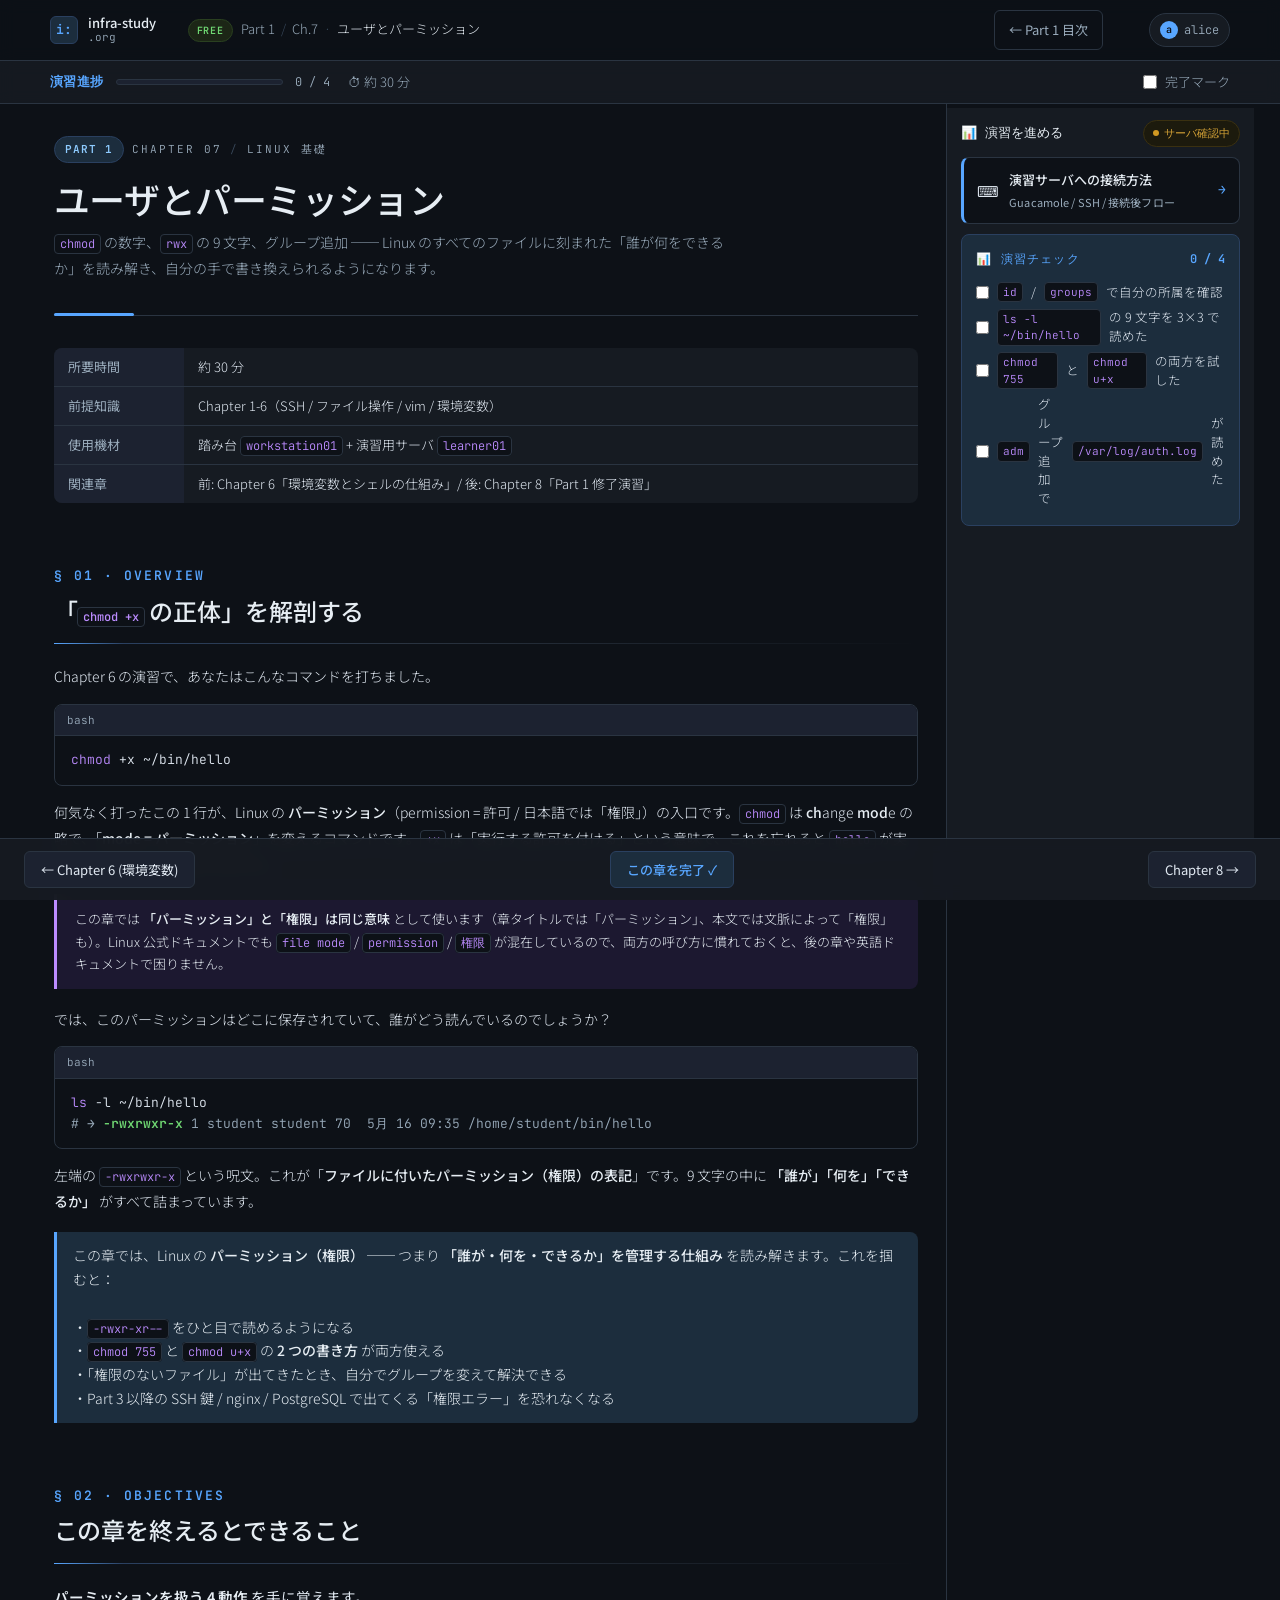
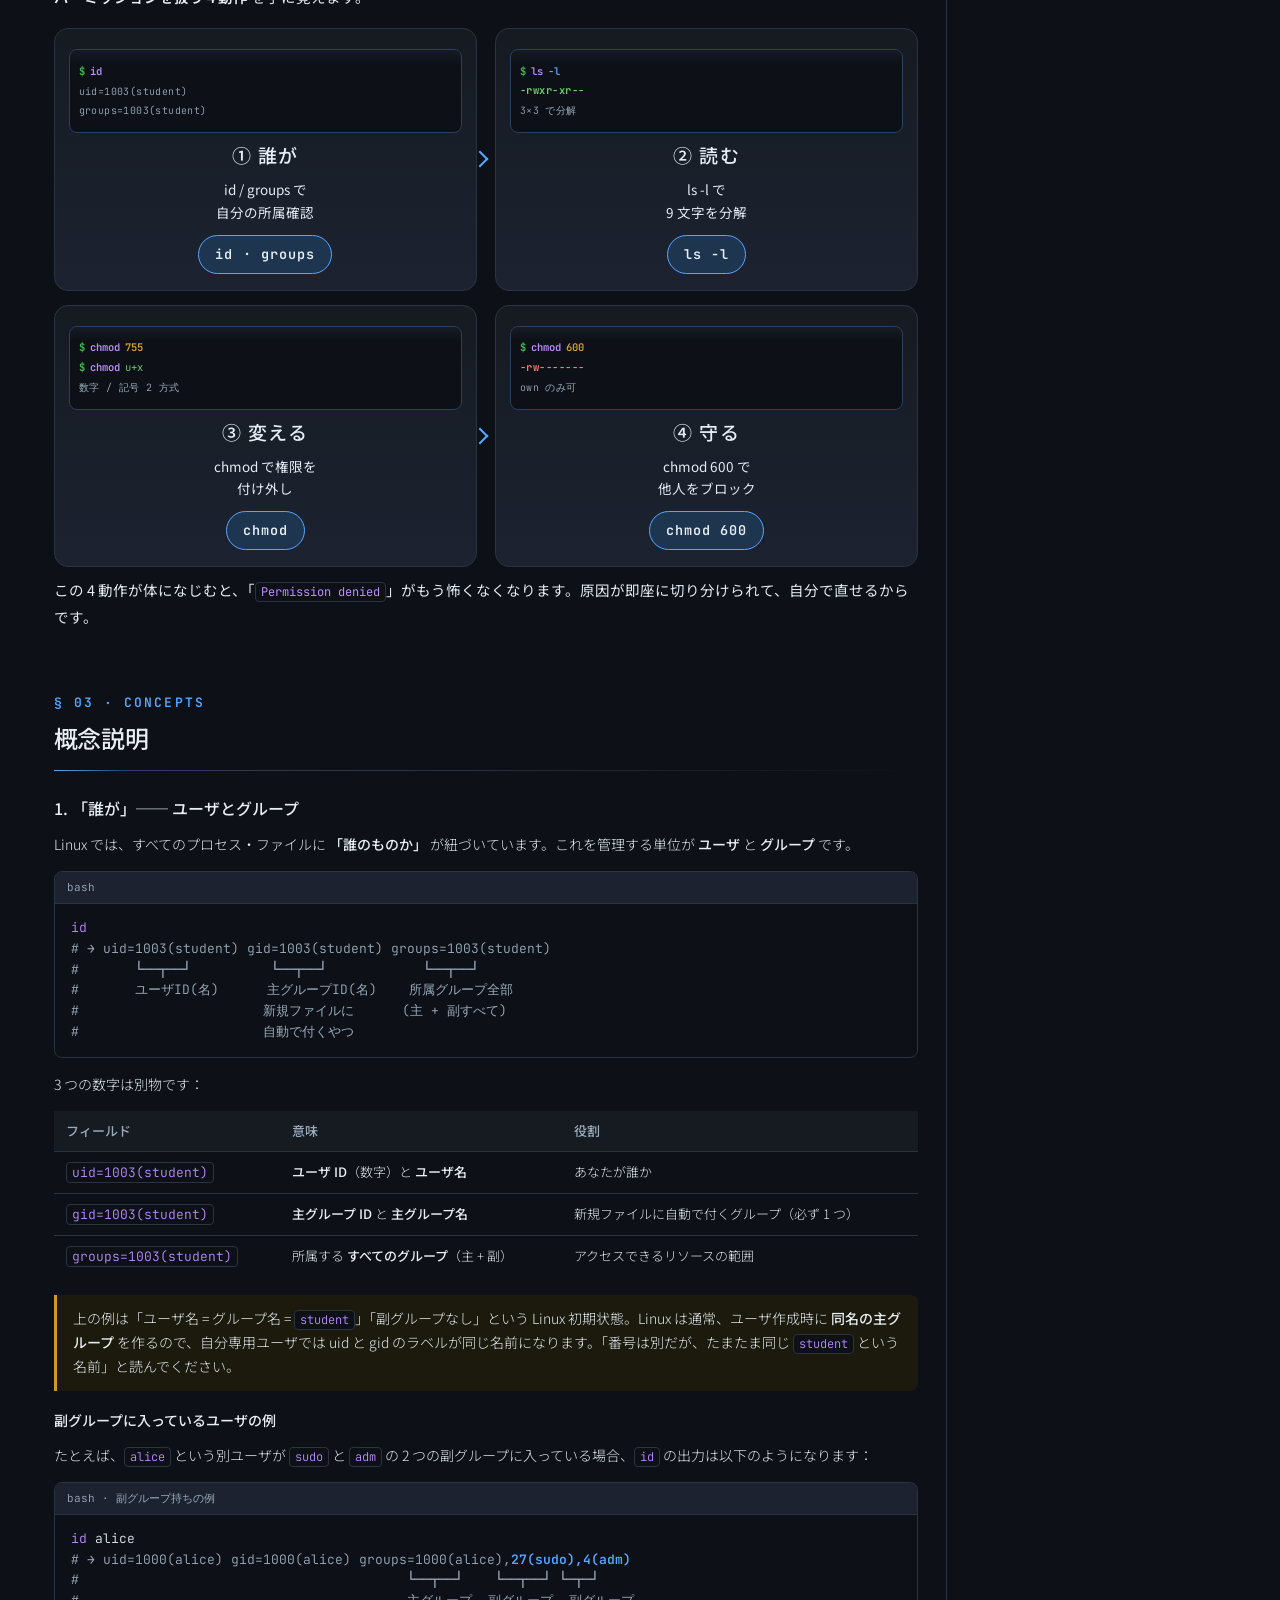
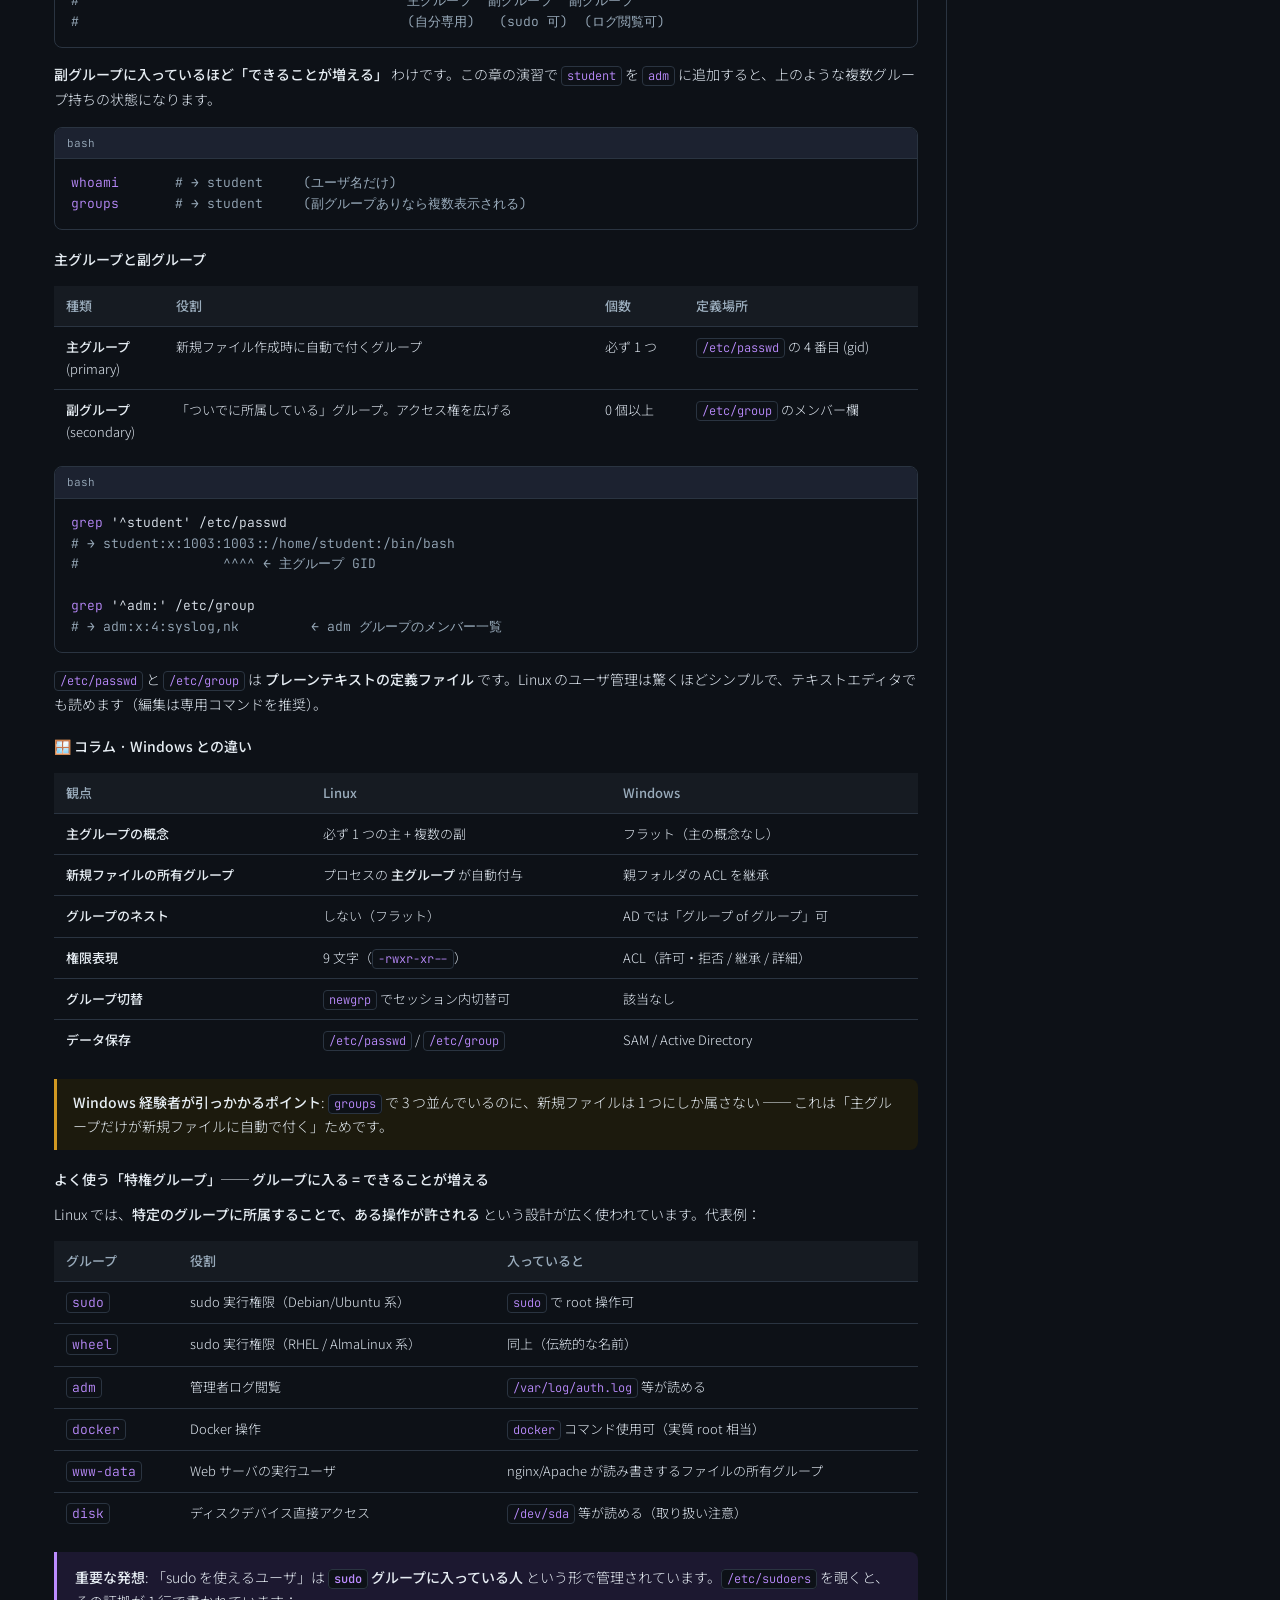
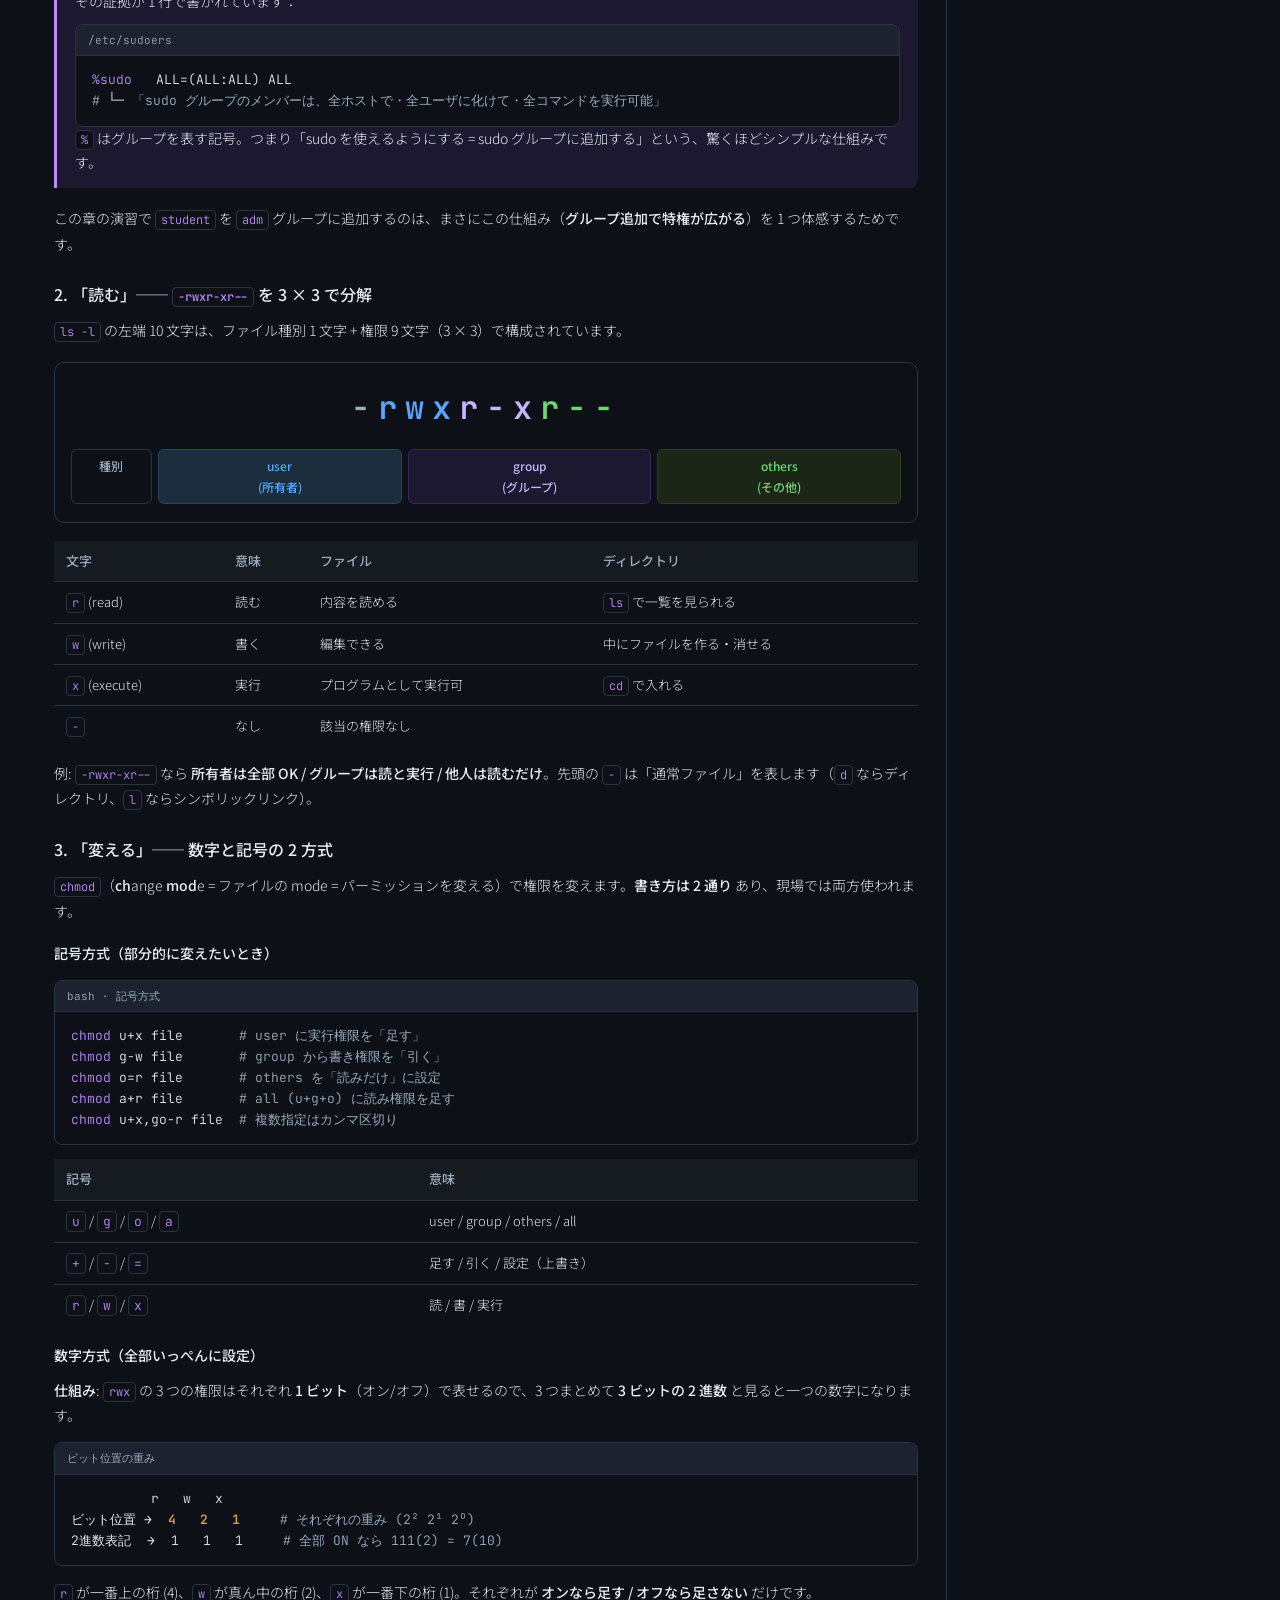
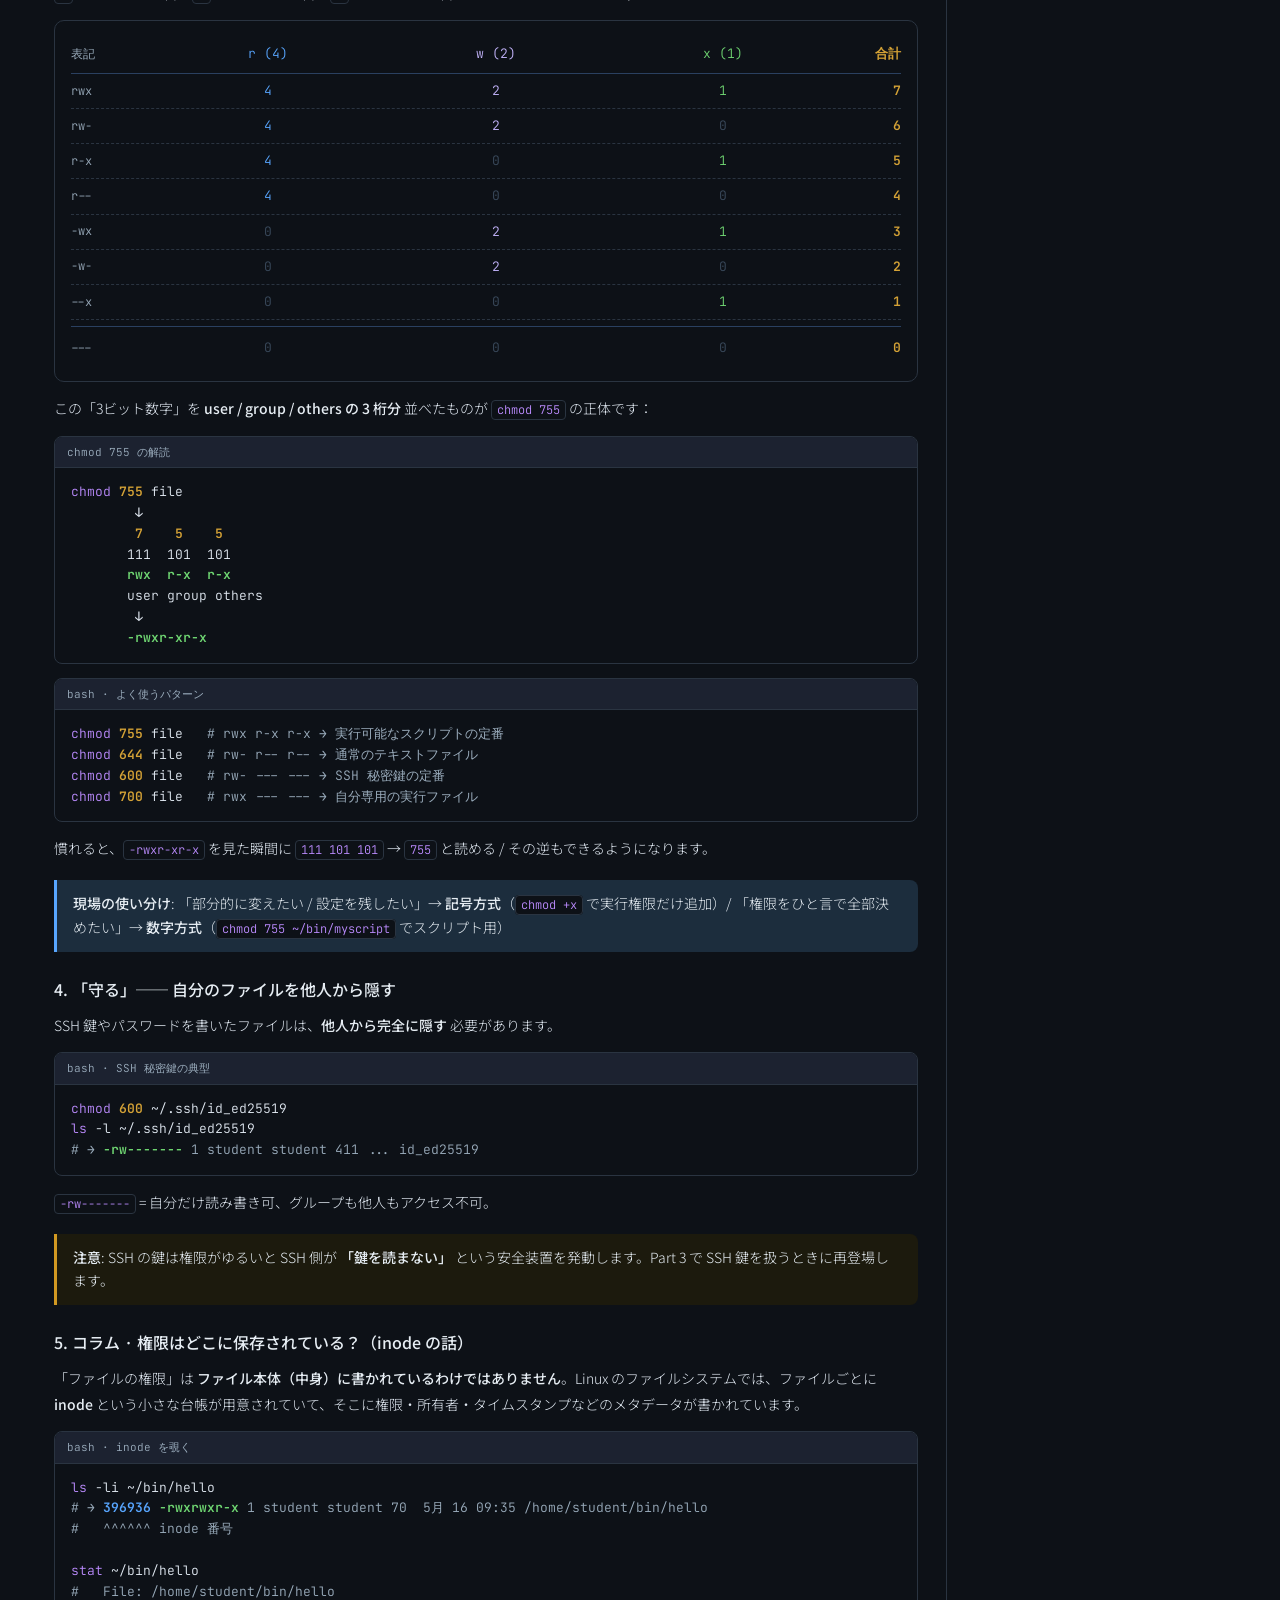
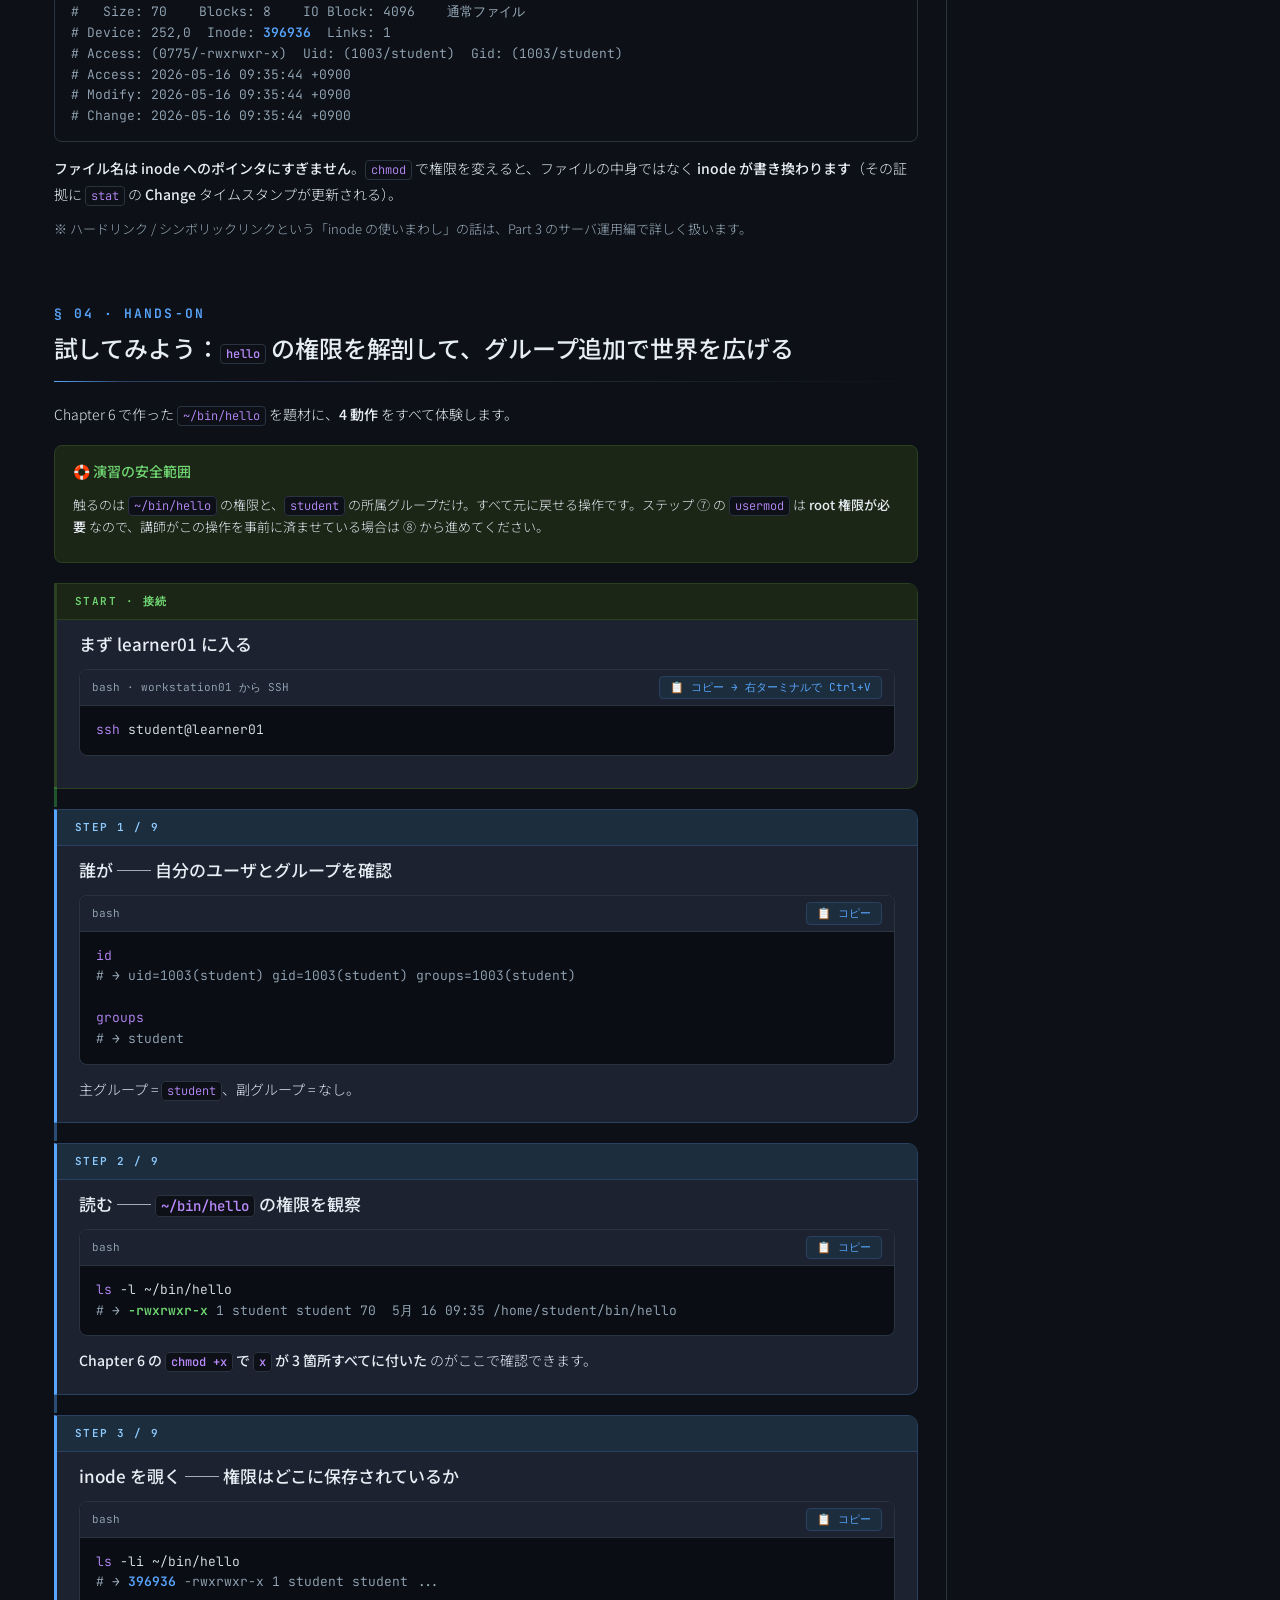
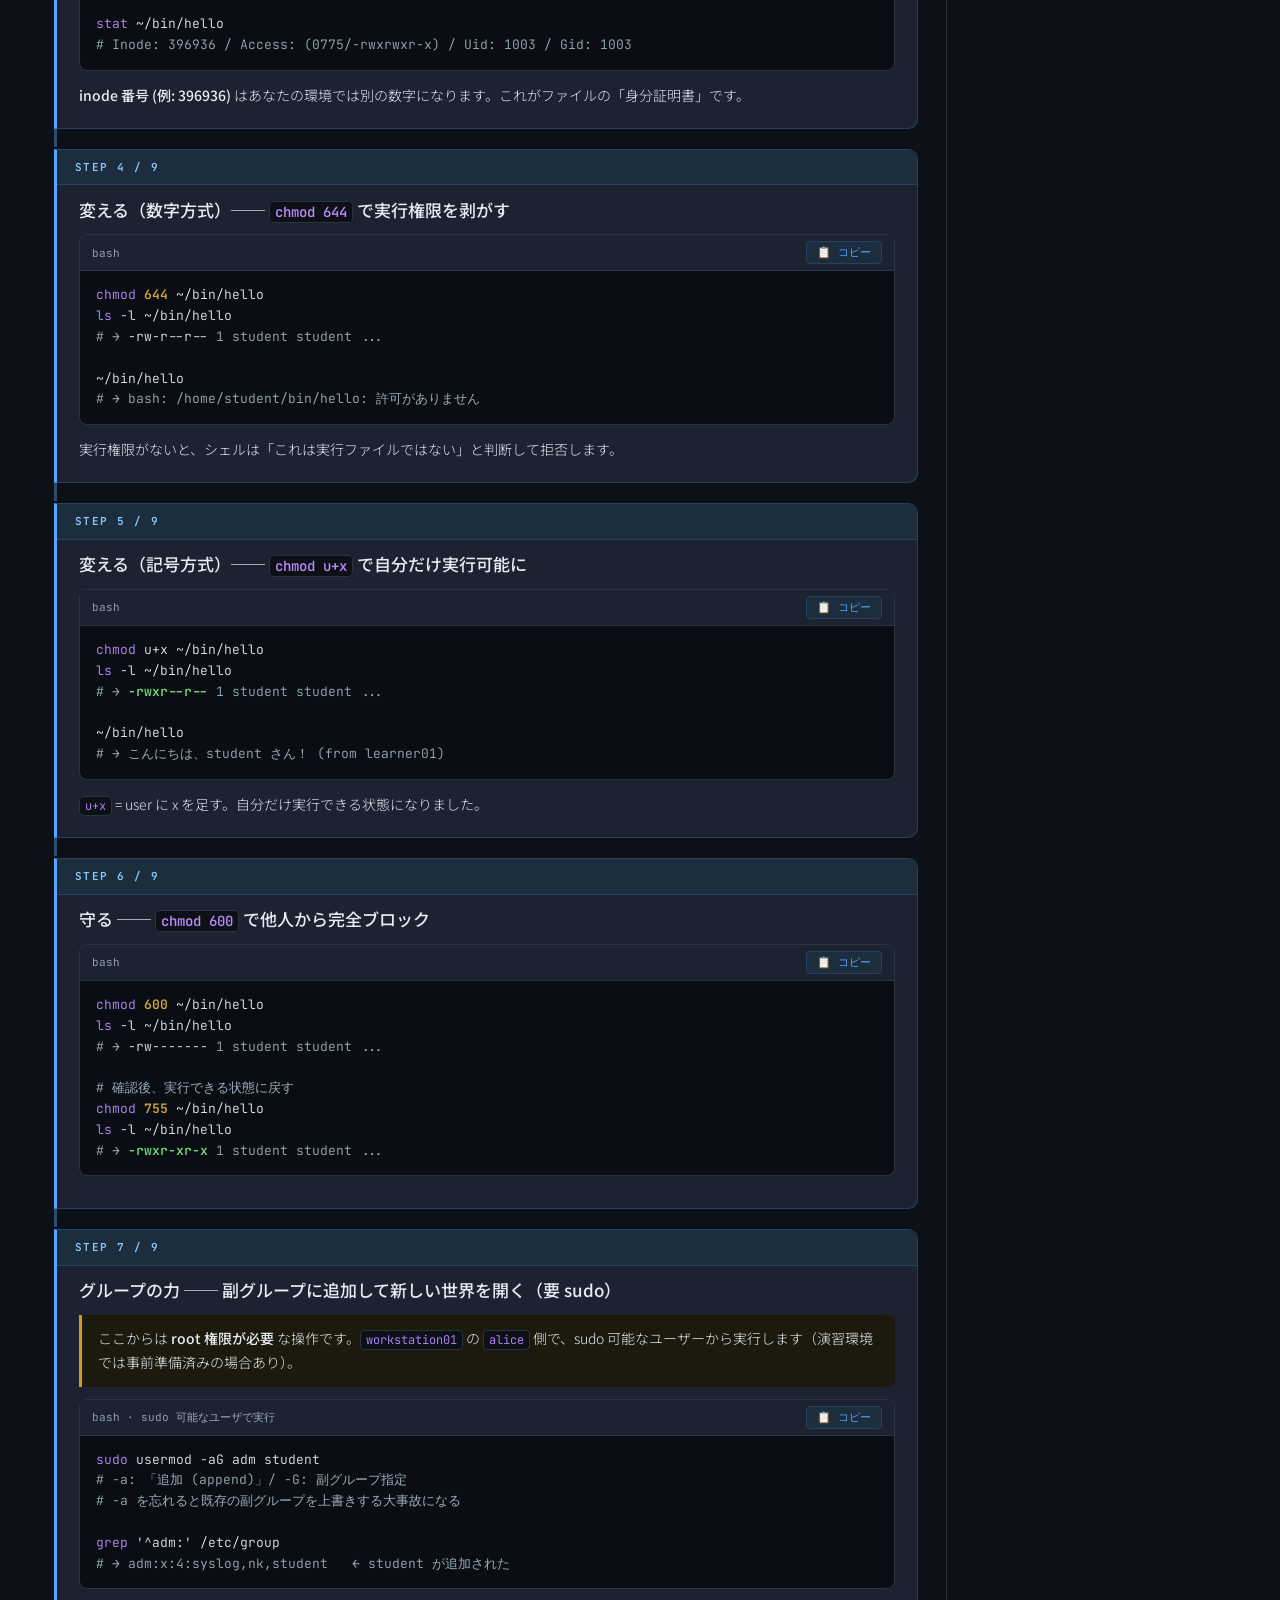
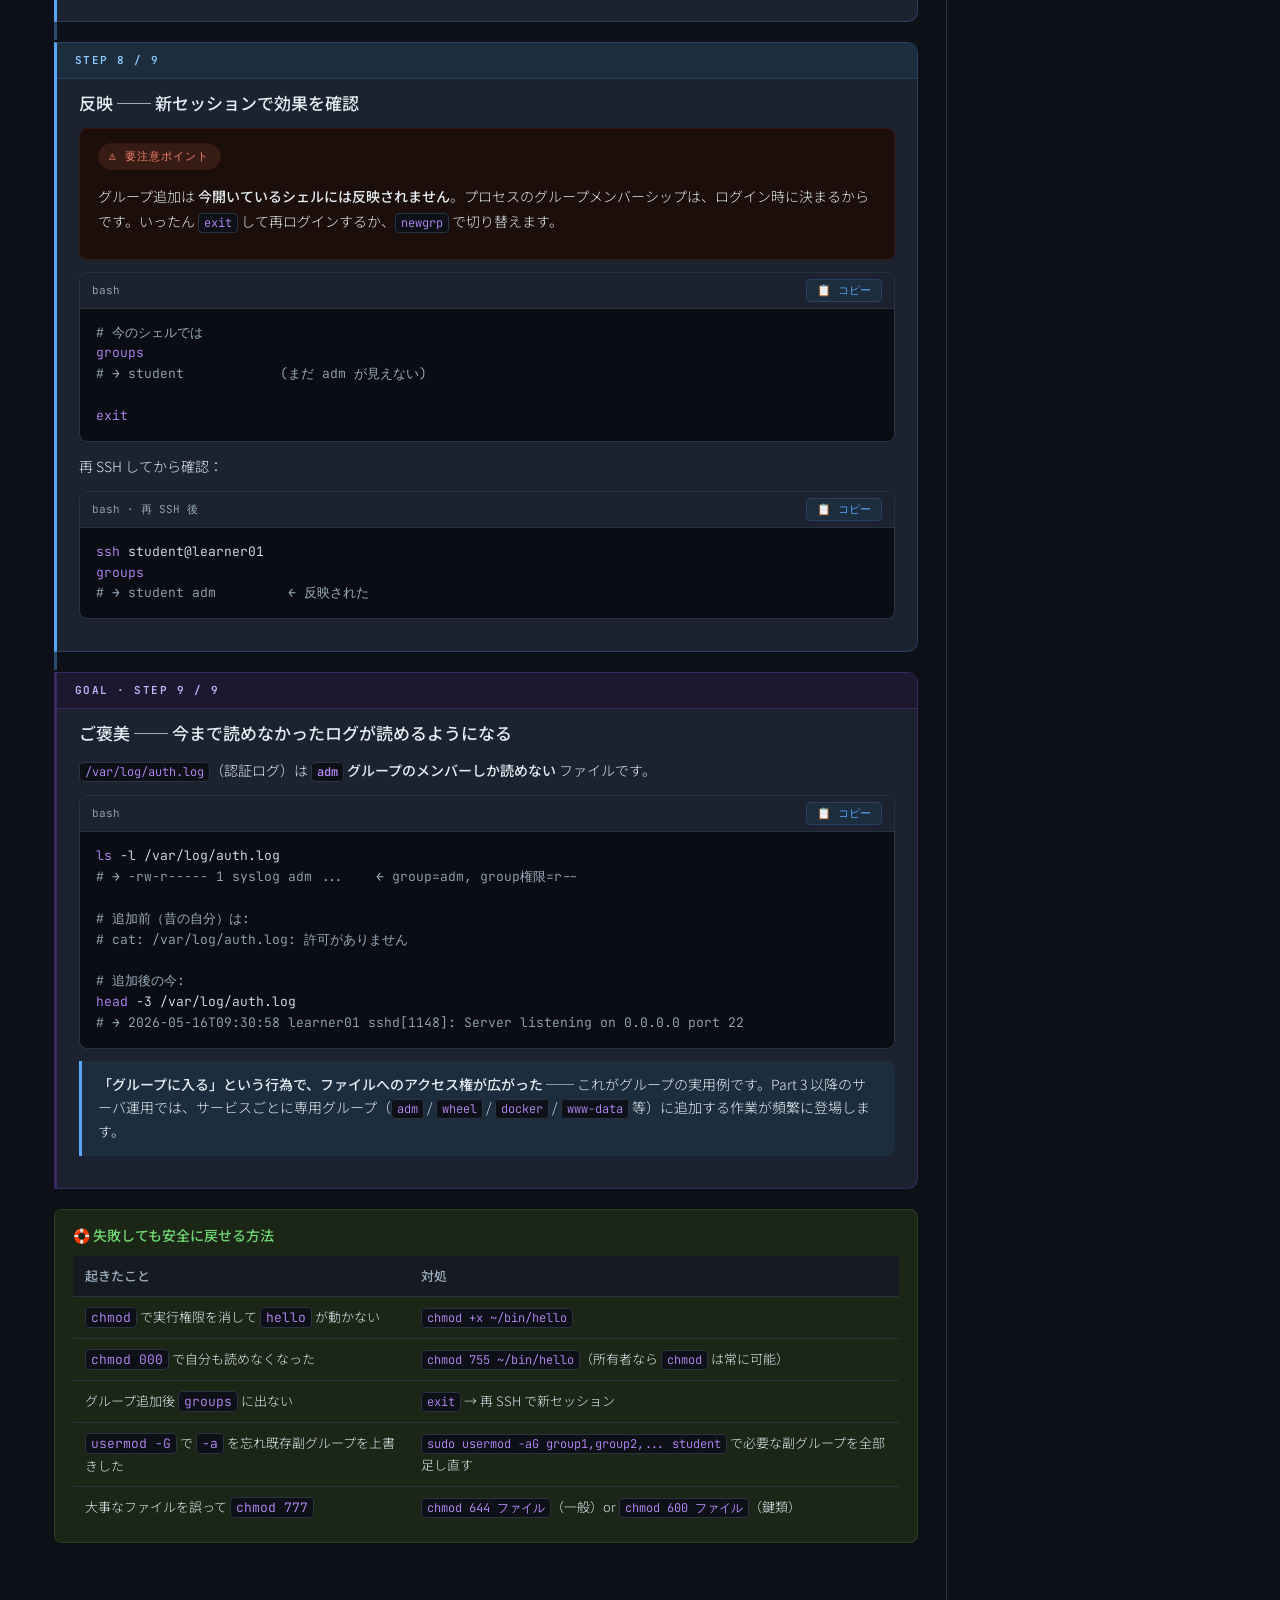
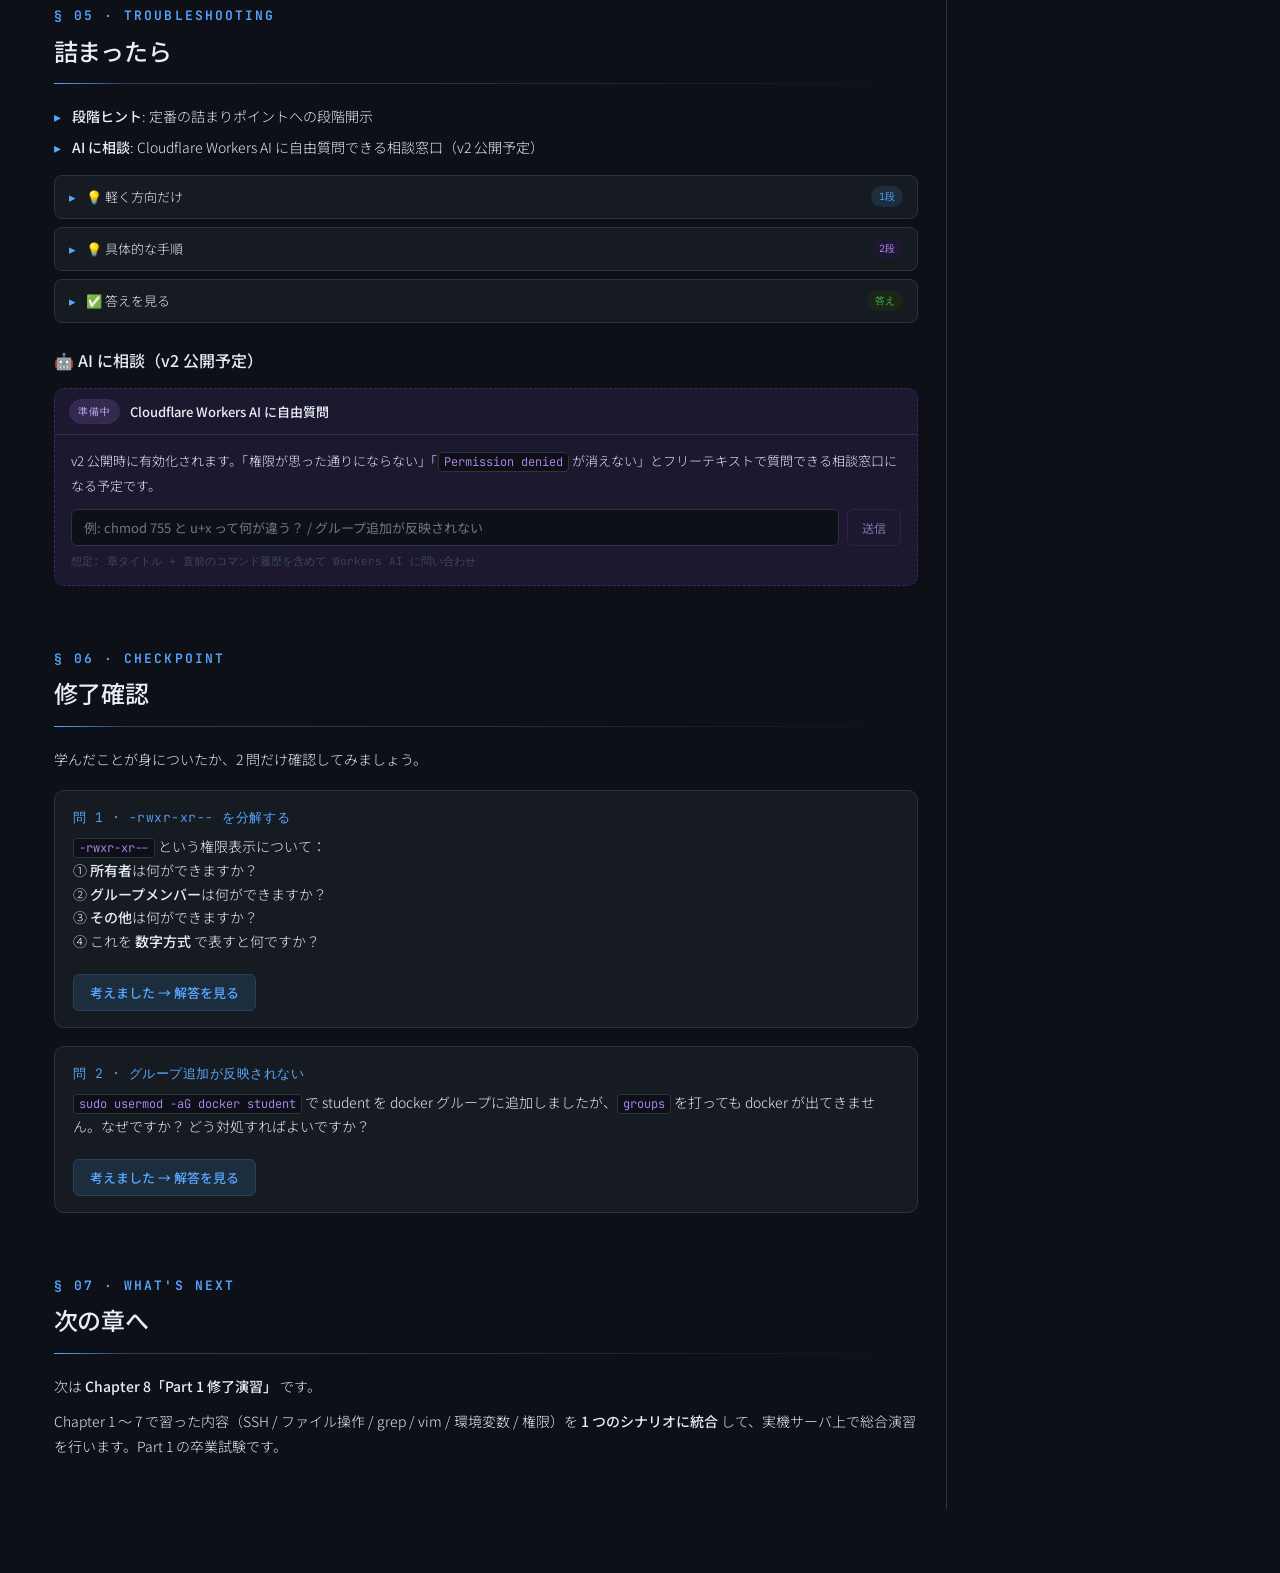
<file: chapter07-prototype.html>
<!DOCTYPE html>
<html lang="ja">
<head>
<meta charset="UTF-8">
<meta name="viewport" content="width=device-width, initial-scale=1.0">
<title>Chapter 7: ユーザとパーミッション — infra-study.org</title>
<link rel="stylesheet" href="chapter.css">
</head>
<body>

<!-- ─── Header ─── -->
<header class="site-header">
  <div class="header-inner">
    <a href="#" class="brand">
      <div class="brand-mark">i:</div>
      <div class="brand-text">
        <span class="brand-name">infra-study</span>
        <span class="brand-domain">.org</span>
      </div>
    </a>
    <nav class="crumb">
      <span class="badge-free" title="無料体験版">FREE</span><span>Part 1</span><span class="sep">/</span><span>Ch.7</span><span class="sep">·</span><span class="now">ユーザとパーミッション</span>
    </nav>
    <a href="#" class="nav-toc">← Part 1 目次</a>
    <span class="nav-user"><span class="avatar">a</span>alice</span>
  </div>
</header>

<!-- ─── Chapter Meta Bar ─── -->
<div class="meta-bar">
  <div class="meta-inner">
    <div class="progress">
      <span class="progress-label">演習進捗</span>
      <span class="progress-bar"><span class="progress-fill" id="progressFill" style="width:0%"></span></span>
      <span class="progress-text" id="progressText">0 / 4</span>
    </div>
    <span class="meta-time">⏱ 約 30 分</span>
    <label class="meta-progress">
      <input type="checkbox" id="chapter-complete">
      <span>完了マーク</span>
    </label>
  </div>
</div>

<!-- ─── 2-pane wrapper ─── -->
<div class="pane-wrap">

  <!-- ── Content pane ── -->
  <main class="content-pane">

    <div class="chapter-hero">
      <div class="chapter-eyebrow"><span class="chip">Part 1</span><span>Chapter 07</span><span class="sep">/</span><span>Linux 基礎</span></div>
      <h1>ユーザとパーミッション</h1>
      <p class="chapter-subtitle"><code>chmod</code> の数字、<code>rwx</code> の 9 文字、グループ追加 ── Linux のすべてのファイルに刻まれた「誰が何をできるか」を読み解き、自分の手で書き換えられるようになります。</p>
    </div>

    <table class="meta-table">
      <tr><th>所要時間</th><td>約 30 分</td></tr>
      <tr><th>前提知識</th><td>Chapter 1-6（SSH / ファイル操作 / vim / 環境変数）</td></tr>
      <tr><th>使用機材</th><td>踏み台 <code>workstation01</code> + 演習用サーバ <code>learner01</code></td></tr>
      <tr><th>関連章</th><td>前: Chapter 6「環境変数とシェルの仕組み」/ 後: Chapter 8「Part 1 修了演習」</td></tr>
    </table>

    <h2 data-num="01" data-label="Overview">「<code>chmod +x</code> の正体」を解剖する</h2>
    <p>Chapter 6 の演習で、あなたはこんなコマンドを打ちました。</p>
    <div class="codeblock">
      <div class="codeblock-head"><span>bash</span></div>
      <pre><span class="kw">chmod</span> +x ~/bin/hello</pre>
    </div>
    <p>何気なく打ったこの 1 行が、Linux の <strong>パーミッション</strong>（permission = 許可 / 日本語では「権限」）の入口です。<code>chmod</code> は <strong>ch</strong>ange <strong>mod</strong>e の略で、「<strong>mode = パーミッション</strong>」を変えるコマンドです。<code>+x</code> は「実行する許可を付ける」という意味で、これを忘れると <code>hello</code> が実行ファイルとして認識されません。</p>
    <div class="callout-purple" style="font-size:13px">この章では <strong>「パーミッション」と「権限」は同じ意味</strong> として使います（章タイトルでは「パーミッション」、本文では文脈によって「権限」も）。Linux 公式ドキュメントでも <code>file mode</code> / <code>permission</code> / <code>権限</code> が混在しているので、両方の呼び方に慣れておくと、後の章や英語ドキュメントで困りません。</div>
    <p>では、このパーミッションはどこに保存されていて、誰がどう読んでいるのでしょうか？</p>
    <div class="codeblock">
      <div class="codeblock-head"><span>bash</span></div>
      <pre><span class="kw">ls</span> -l ~/bin/hello
<span class="comment"># → </span><span class="perm">-rwxrwxr-x</span><span class="comment"> 1 student student 70  5月 16 09:35 /home/student/bin/hello</span></pre>
    </div>
    <p>左端の <code>-rwxrwxr-x</code> という呪文。これが「<strong>ファイルに付いたパーミッション（権限）の表記</strong>」です。9 文字の中に <strong>「誰が」「何を」「できるか」</strong> がすべて詰まっています。</p>
    <div class="callout-key">この章では、Linux の <strong>パーミッション（権限）</strong> ── つまり <strong>「誰が・何を・できるか」を管理する仕組み</strong> を読み解きます。これを掴むと：<br><br>
    ・<code>-rwxr-xr--</code> をひと目で読めるようになる<br>
    ・<code>chmod 755</code> と <code>chmod u+x</code> の <strong>2 つの書き方</strong> が両方使える<br>
    ・「権限のないファイル」が出てきたとき、自分でグループを変えて解決できる<br>
    ・Part 3 以降の SSH 鍵 / nginx / PostgreSQL で出てくる「権限エラー」を恐れなくなる</div>

    <h2 data-num="02" data-label="Objectives">この章を終えるとできること</h2>
    <p class="obj-intro"><strong>パーミッションを扱う 4 動作</strong> を手に覚えます。</p>

    <div class="objective-grid">
      <div class="obj-card">
        <div class="obj-icon" aria-label="id / groups で自分のユーザとグループを確認する">
          <div class="op-line"><span class="op-prompt">$</span> <span class="op-cmd">id</span></div>
          <div class="op-line"><span class="op-hint">uid=1003(student)</span></div>
          <div class="op-line"><span class="op-hint">groups=1003(student)</span></div>
        </div>
        <div class="obj-verb">① 誰が</div>
        <div class="obj-desc">id / groups で<br>自分の所属確認</div>
        <span class="obj-cmds">id · groups</span>
      </div>

      <div class="obj-card">
        <div class="obj-icon" aria-label="ls -l で権限を読む">
          <div class="op-line"><span class="op-prompt">$</span> <span class="op-cmd">ls</span> <span class="op-var">-l</span></div>
          <div class="op-line"><span class="op-perm">-rwxr-xr--</span></div>
          <div class="op-line"><span class="op-hint">3×3 で分解</span></div>
        </div>
        <div class="obj-verb">② 読む</div>
        <div class="obj-desc">ls -l で<br>9 文字を分解</div>
        <span class="obj-cmds">ls -l</span>
      </div>

      <div class="obj-card">
        <div class="obj-icon" aria-label="chmod で権限を変える">
          <div class="op-line"><span class="op-prompt">$</span> <span class="op-cmd">chmod</span> <span class="op-num">755</span></div>
          <div class="op-line"><span class="op-prompt">$</span> <span class="op-cmd">chmod</span> <span class="op-value">u+x</span></div>
          <div class="op-line"><span class="op-hint">数字 / 記号 2 方式</span></div>
        </div>
        <div class="obj-verb">③ 変える</div>
        <div class="obj-desc">chmod で権限を<br>付け外し</div>
        <span class="obj-cmds">chmod</span>
      </div>

      <div class="obj-card">
        <div class="obj-icon" aria-label="chmod 600 で他人から守る">
          <div class="op-line"><span class="op-prompt">$</span> <span class="op-cmd">chmod</span> <span class="op-num">600</span></div>
          <div class="op-line"><span class="op-perm-blocked">-rw-------</span></div>
          <div class="op-line"><span class="op-hint">own のみ可</span></div>
        </div>
        <div class="obj-verb">④ 守る</div>
        <div class="obj-desc">chmod 600 で<br>他人をブロック</div>
        <span class="obj-cmds">chmod 600</span>
      </div>
    </div>

    <p class="obj-intro">この 4 動作が体になじむと、「<code>Permission denied</code>」がもう怖くなくなります。原因が即座に切り分けられて、自分で直せるからです。</p>

    <h2 data-num="03" data-label="Concepts">概念説明</h2>

    <h3>1. 「誰が」── ユーザとグループ</h3>
    <p>Linux では、すべてのプロセス・ファイルに <strong>「誰のものか」</strong> が紐づいています。これを管理する単位が <strong>ユーザ</strong> と <strong>グループ</strong> です。</p>
    <div class="codeblock">
      <div class="codeblock-head"><span>bash</span></div>
      <pre><span class="kw">id</span>
<span class="comment"># → uid=1003(student) gid=1003(student) groups=1003(student)</span>
<span class="comment">#       └──┬──┘          └──┬──┘            └──┬──┘</span>
<span class="comment">#       ユーザID(名)      主グループID(名)    所属グループ全部</span>
<span class="comment">#                       新規ファイルに      (主 + 副すべて)</span>
<span class="comment">#                       自動で付くやつ</span></pre>
    </div>
    <p>3 つの数字は別物です：</p>
    <table class="dir-table">
      <tr><th>フィールド</th><th>意味</th><th>役割</th></tr>
      <tr><td><code>uid=1003(student)</code></td><td><strong>ユーザ ID</strong>（数字）と <strong>ユーザ名</strong></td><td>あなたが誰か</td></tr>
      <tr><td><code>gid=1003(student)</code></td><td><strong>主グループ ID</strong> と <strong>主グループ名</strong></td><td>新規ファイルに自動で付くグループ（必ず 1 つ）</td></tr>
      <tr><td><code>groups=1003(student)</code></td><td>所属する <strong>すべてのグループ</strong>（主 + 副）</td><td>アクセスできるリソースの範囲</td></tr>
    </table>
    <div class="callout-amber">上の例は「ユーザ名 = グループ名 = <code>student</code>」「副グループなし」という Linux 初期状態。Linux は通常、ユーザ作成時に <strong>同名の主グループ</strong> を作るので、自分専用ユーザでは uid と gid のラベルが同じ名前になります。「番号は別だが、たまたま同じ <code>student</code> という名前」と読んでください。</div>

    <h4>副グループに入っているユーザの例</h4>
    <p>たとえば、<code>alice</code> という別ユーザが <code>sudo</code> と <code>adm</code> の 2 つの副グループに入っている場合、<code>id</code> の出力は以下のようになります：</p>
    <div class="codeblock">
      <div class="codeblock-head"><span>bash · 副グループ持ちの例</span></div>
      <pre><span class="kw">id</span> alice
<span class="comment"># → uid=1000(alice) gid=1000(alice) groups=1000(alice),</span><span class="var">27(sudo),4(adm)</span>
<span class="comment">#                                         └──┬──┘    └──┬──┘ └─┬─┘</span>
<span class="comment">#                                         主グループ  副グループ  副グループ</span>
<span class="comment">#                                         (自分専用)   (sudo 可)  (ログ閲覧可)</span></pre>
    </div>
    <p><strong>副グループに入っているほど「できることが増える」</strong> わけです。この章の演習で <code>student</code> を <code>adm</code> に追加すると、上のような複数グループ持ちの状態になります。</p>
    <div class="codeblock">
      <div class="codeblock-head"><span>bash</span></div>
      <pre><span class="kw">whoami</span>       <span class="comment"># → student     (ユーザ名だけ)</span>
<span class="kw">groups</span>       <span class="comment"># → student     (副グループありなら複数表示される)</span></pre>
    </div>

    <h4>主グループと副グループ</h4>
    <table class="op-table">
      <tr><th>種類</th><th>役割</th><th>個数</th><th>定義場所</th></tr>
      <tr><td><strong>主グループ</strong><br>(primary)</td><td>新規ファイル作成時に自動で付くグループ</td><td>必ず 1 つ</td><td><code>/etc/passwd</code> の 4 番目 (gid)</td></tr>
      <tr><td><strong>副グループ</strong><br>(secondary)</td><td>「ついでに所属している」グループ。アクセス権を広げる</td><td>0 個以上</td><td><code>/etc/group</code> のメンバー欄</td></tr>
    </table>
    <div class="codeblock">
      <div class="codeblock-head"><span>bash</span></div>
      <pre><span class="kw">grep</span> '^student' /etc/passwd
<span class="comment"># → student:x:1003:1003::/home/student:/bin/bash</span>
<span class="comment">#                  ^^^^ ← 主グループ GID</span>

<span class="kw">grep</span> '^adm:' /etc/group
<span class="comment"># → adm:x:4:syslog,nk         ← adm グループのメンバー一覧</span></pre>
    </div>
    <p><code>/etc/passwd</code> と <code>/etc/group</code> は <strong>プレーンテキストの定義ファイル</strong> です。Linux のユーザ管理は驚くほどシンプルで、テキストエディタでも読めます（編集は専用コマンドを推奨）。</p>

    <h4>🪟 コラム · Windows との違い</h4>
    <table class="dir-table">
      <tr><th>観点</th><th>Linux</th><th>Windows</th></tr>
      <tr><td><strong>主グループの概念</strong></td><td>必ず 1 つの主 + 複数の副</td><td>フラット（主の概念なし）</td></tr>
      <tr><td><strong>新規ファイルの所有グループ</strong></td><td>プロセスの <strong>主グループ</strong> が自動付与</td><td>親フォルダの ACL を継承</td></tr>
      <tr><td><strong>グループのネスト</strong></td><td>しない（フラット）</td><td>AD では「グループ of グループ」可</td></tr>
      <tr><td><strong>権限表現</strong></td><td>9 文字（<code>-rwxr-xr--</code>）</td><td>ACL（許可・拒否 / 継承 / 詳細）</td></tr>
      <tr><td><strong>グループ切替</strong></td><td><code>newgrp</code> でセッション内切替可</td><td>該当なし</td></tr>
      <tr><td><strong>データ保存</strong></td><td><code>/etc/passwd</code> / <code>/etc/group</code></td><td>SAM / Active Directory</td></tr>
    </table>
    <div class="callout-amber"><strong>Windows 経験者が引っかかるポイント</strong>: <code>groups</code> で 3 つ並んでいるのに、新規ファイルは 1 つにしか属さない ── これは「主グループだけが新規ファイルに自動で付く」ためです。</div>

    <h4>よく使う「特権グループ」── グループに入る = できることが増える</h4>
    <p>Linux では、<strong>特定のグループに所属することで、ある操作が許される</strong> という設計が広く使われています。代表例：</p>
    <table class="dir-table">
      <tr><th>グループ</th><th>役割</th><th>入っていると</th></tr>
      <tr><td><code>sudo</code></td><td>sudo 実行権限（Debian/Ubuntu 系）</td><td><code>sudo</code> で root 操作可</td></tr>
      <tr><td><code>wheel</code></td><td>sudo 実行権限（RHEL / AlmaLinux 系）</td><td>同上（伝統的な名前）</td></tr>
      <tr><td><code>adm</code></td><td>管理者ログ閲覧</td><td><code>/var/log/auth.log</code> 等が読める</td></tr>
      <tr><td><code>docker</code></td><td>Docker 操作</td><td><code>docker</code> コマンド使用可（実質 root 相当）</td></tr>
      <tr><td><code>www-data</code></td><td>Web サーバの実行ユーザ</td><td>nginx/Apache が読み書きするファイルの所有グループ</td></tr>
      <tr><td><code>disk</code></td><td>ディスクデバイス直接アクセス</td><td><code>/dev/sda</code> 等が読める（取り扱い注意）</td></tr>
    </table>
    <div class="callout-purple"><strong>重要な発想</strong>: 「sudo を使えるユーザ」は <strong><code>sudo</code> グループに入っている人</strong> という形で管理されています。<code>/etc/sudoers</code> を覗くと、その証拠が 1 行で書かれています：
    <div class="codeblock" style="margin:10px 0 0">
      <div class="codeblock-head"><span>/etc/sudoers</span></div>
      <pre><span class="kw">%sudo</span>	ALL=(ALL:ALL) ALL
<span class="comment"># └─ 「sudo グループのメンバーは、全ホストで・全ユーザに化けて・全コマンドを実行可能」</span></pre>
    </div>
    <code>%</code> はグループを表す記号。つまり「sudo を使えるようにする = sudo グループに追加する」という、驚くほどシンプルな仕組みです。</div>
    <p>この章の演習で <code>student</code> を <code>adm</code> グループに追加するのは、まさにこの仕組み（<strong>グループ追加で特権が広がる</strong>）を 1 つ体感するためです。</p>

    <h3>2. 「読む」── <code>-rwxr-xr--</code> を 3 × 3 で分解</h3>
    <p><code>ls -l</code> の左端 10 文字は、ファイル種別 1 文字 + 権限 9 文字（3 × 3）で構成されています。</p>

    <div class="perm-decoder">
      <div class="perm-decoder-string">
        <span class="pd-type">-</span><span class="pd-user">rwx</span><span class="pd-group">r-x</span><span class="pd-other">r--</span>
      </div>
      <div class="perm-decoder-labels">
        <div class="pdl-type">種別</div>
        <div class="pdl-user">user<br>(所有者)</div>
        <div class="pdl-group">group<br>(グループ)</div>
        <div class="pdl-other">others<br>(その他)</div>
      </div>
    </div>

    <table class="op-table">
      <tr><th>文字</th><th>意味</th><th>ファイル</th><th>ディレクトリ</th></tr>
      <tr><td><code>r</code> (read)</td><td>読む</td><td>内容を読める</td><td><code>ls</code> で一覧を見られる</td></tr>
      <tr><td><code>w</code> (write)</td><td>書く</td><td>編集できる</td><td>中にファイルを作る・消せる</td></tr>
      <tr><td><code>x</code> (execute)</td><td>実行</td><td>プログラムとして実行可</td><td><code>cd</code> で入れる</td></tr>
      <tr><td><code>-</code></td><td>なし</td><td colspan="2">該当の権限なし</td></tr>
    </table>
    <p>例: <code>-rwxr-xr--</code> なら <strong>所有者は全部 OK / グループは読と実行 / 他人は読むだけ</strong>。先頭の <code>-</code> は「通常ファイル」を表します（<code>d</code> ならディレクトリ、<code>l</code> ならシンボリックリンク）。</p>

    <h3>3. 「変える」── 数字と記号の 2 方式</h3>
    <p><code>chmod</code>（<strong>ch</strong>ange <strong>mod</strong>e = ファイルの mode = パーミッションを変える）で権限を変えます。<strong>書き方は 2 通り</strong> あり、現場では両方使われます。</p>

    <h4>記号方式（部分的に変えたいとき）</h4>
    <div class="codeblock">
      <div class="codeblock-head"><span>bash · 記号方式</span></div>
      <pre><span class="kw">chmod</span> u+x file       <span class="comment"># user に実行権限を「足す」</span>
<span class="kw">chmod</span> g-w file       <span class="comment"># group から書き権限を「引く」</span>
<span class="kw">chmod</span> o=r file       <span class="comment"># others を「読みだけ」に設定</span>
<span class="kw">chmod</span> a+r file       <span class="comment"># all (u+g+o) に読み権限を足す</span>
<span class="kw">chmod</span> u+x,go-r file  <span class="comment"># 複数指定はカンマ区切り</span></pre>
    </div>
    <table class="dir-table">
      <tr><th>記号</th><th>意味</th></tr>
      <tr><td><code>u</code> / <code>g</code> / <code>o</code> / <code>a</code></td><td>user / group / others / all</td></tr>
      <tr><td><code>+</code> / <code>-</code> / <code>=</code></td><td>足す / 引く / 設定（上書き）</td></tr>
      <tr><td><code>r</code> / <code>w</code> / <code>x</code></td><td>読 / 書 / 実行</td></tr>
    </table>

    <h4>数字方式（全部いっぺんに設定）</h4>
    <p><strong>仕組み</strong>: <code>rwx</code> の 3 つの権限はそれぞれ <strong>1 ビット</strong>（オン/オフ）で表せるので、3 つまとめて <strong>3 ビットの 2 進数</strong> と見ると一つの数字になります。</p>
    <div class="codeblock">
      <div class="codeblock-head"><span>ビット位置の重み</span></div>
      <pre>          r   w   x
ビット位置 →  <span class="num">4</span>   <span class="num">2</span>   <span class="num">1</span>     <span class="comment"># それぞれの重み (2² 2¹ 2⁰)</span>
2進数表記  →  1   1   1     <span class="comment"># 全部 ON なら 111(2) = 7(10)</span></pre>
    </div>
    <p><code>r</code> が一番上の桁 (4)、<code>w</code> が真ん中の桁 (2)、<code>x</code> が一番下の桁 (1)。それぞれが <strong>オンなら足す / オフなら足さない</strong> だけです。</p>

    <div class="chmod-calc">
      <div class="chmod-calc-row" style="border-bottom:1px solid var(--accent-border);padding-bottom:8px">
        <div class="ccl">表記</div>
        <div class="ccc r">r (4)</div>
        <div class="ccc w">w (2)</div>
        <div class="ccc x">x (1)</div>
        <div class="cct">合計</div>
      </div>
      <div class="chmod-calc-row"><div class="ccl">rwx</div><div class="ccc r">4</div><div class="ccc w">2</div><div class="ccc x">1</div><div class="cct">7</div></div>
      <div class="chmod-calc-row"><div class="ccl">rw-</div><div class="ccc r">4</div><div class="ccc w">2</div><div class="ccc off">0</div><div class="cct">6</div></div>
      <div class="chmod-calc-row"><div class="ccl">r-x</div><div class="ccc r">4</div><div class="ccc off">0</div><div class="ccc x">1</div><div class="cct">5</div></div>
      <div class="chmod-calc-row"><div class="ccl">r--</div><div class="ccc r">4</div><div class="ccc off">0</div><div class="ccc off">0</div><div class="cct">4</div></div>
      <div class="chmod-calc-row"><div class="ccl">-wx</div><div class="ccc off">0</div><div class="ccc w">2</div><div class="ccc x">1</div><div class="cct">3</div></div>
      <div class="chmod-calc-row"><div class="ccl">-w-</div><div class="ccc off">0</div><div class="ccc w">2</div><div class="ccc off">0</div><div class="cct">2</div></div>
      <div class="chmod-calc-row"><div class="ccl">--x</div><div class="ccc off">0</div><div class="ccc off">0</div><div class="ccc x">1</div><div class="cct">1</div></div>
      <div class="chmod-calc-row"><div class="ccl">---</div><div class="ccc off">0</div><div class="ccc off">0</div><div class="ccc off">0</div><div class="cct">0</div></div>
    </div>

    <p>この「3ビット数字」を <strong>user / group / others の 3 桁分</strong> 並べたものが <code>chmod 755</code> の正体です：</p>
    <div class="codeblock">
      <div class="codeblock-head"><span>chmod 755 の解読</span></div>
      <pre><span class="kw">chmod</span> <span class="num">755</span> file
        ↓
        <span class="num">7</span>    <span class="num">5</span>    <span class="num">5</span>
       111  101  101
       <span class="perm">rwx  r-x  r-x</span>
       user group others
        ↓
       <span class="perm">-rwxr-xr-x</span></pre>
    </div>
    <div class="codeblock">
      <div class="codeblock-head"><span>bash · よく使うパターン</span></div>
      <pre><span class="kw">chmod</span> <span class="num">755</span> file   <span class="comment"># rwx r-x r-x → 実行可能なスクリプトの定番</span>
<span class="kw">chmod</span> <span class="num">644</span> file   <span class="comment"># rw- r-- r-- → 通常のテキストファイル</span>
<span class="kw">chmod</span> <span class="num">600</span> file   <span class="comment"># rw- --- --- → SSH 秘密鍵の定番</span>
<span class="kw">chmod</span> <span class="num">700</span> file   <span class="comment"># rwx --- --- → 自分専用の実行ファイル</span></pre>
    </div>
    <p>慣れると、<code>-rwxr-xr-x</code> を見た瞬間に <code>111 101 101</code> → <code>755</code> と読める / その逆もできるようになります。</p>
    <div class="callout-key"><strong>現場の使い分け</strong>: 「部分的に変えたい / 設定を残したい」→ <strong>記号方式</strong>（<code>chmod +x</code> で実行権限だけ追加）/ 「権限をひと言で全部決めたい」→ <strong>数字方式</strong>（<code>chmod 755 ~/bin/myscript</code> でスクリプト用）</div>

    <h3>4. 「守る」── 自分のファイルを他人から隠す</h3>
    <p>SSH 鍵やパスワードを書いたファイルは、<strong>他人から完全に隠す</strong> 必要があります。</p>
    <div class="codeblock">
      <div class="codeblock-head"><span>bash · SSH 秘密鍵の典型</span></div>
      <pre><span class="kw">chmod</span> <span class="num">600</span> ~/.ssh/id_ed25519
<span class="kw">ls</span> -l ~/.ssh/id_ed25519
<span class="comment"># → </span><span class="perm">-rw-------</span><span class="comment"> 1 student student 411 ... id_ed25519</span></pre>
    </div>
    <p><code>-rw-------</code> = 自分だけ読み書き可、グループも他人もアクセス不可。</p>
    <div class="callout-amber"><strong>注意</strong>: SSH の鍵は権限がゆるいと SSH 側が <strong>「鍵を読まない」</strong> という安全装置を発動します。Part 3 で SSH 鍵を扱うときに再登場します。</div>

    <h3>5. コラム · 権限はどこに保存されている？（inode の話）</h3>
    <p>「ファイルの権限」は <strong>ファイル本体（中身）に書かれているわけではありません</strong>。Linux のファイルシステムでは、ファイルごとに <strong>inode</strong> という小さな台帳が用意されていて、そこに権限・所有者・タイムスタンプなどのメタデータが書かれています。</p>
    <div class="codeblock">
      <div class="codeblock-head"><span>bash · inode を覗く</span></div>
      <pre><span class="kw">ls</span> -li ~/bin/hello
<span class="comment"># → </span><span class="var">396936</span><span class="comment"> </span><span class="perm">-rwxrwxr-x</span><span class="comment"> 1 student student 70  5月 16 09:35 /home/student/bin/hello</span>
<span class="comment">#   ^^^^^^ inode 番号</span>

<span class="kw">stat</span> ~/bin/hello
<span class="comment">#   File: /home/student/bin/hello</span>
<span class="comment">#   Size: 70    Blocks: 8    IO Block: 4096    通常ファイル</span>
<span class="comment"># Device: 252,0  Inode: </span><span class="var">396936</span><span class="comment">  Links: 1</span>
<span class="comment"># Access: (0775/-rwxrwxr-x)  Uid: (1003/student)  Gid: (1003/student)</span>
<span class="comment"># Access: 2026-05-16 09:35:44 +0900</span>
<span class="comment"># Modify: 2026-05-16 09:35:44 +0900</span>
<span class="comment"># Change: 2026-05-16 09:35:44 +0900</span></pre>
    </div>
    <p><strong>ファイル名は inode へのポインタにすぎません</strong>。<code>chmod</code> で権限を変えると、ファイルの中身ではなく <strong>inode が書き換わります</strong>（その証拠に <code>stat</code> の <strong>Change</strong> タイムスタンプが更新される）。</p>
    <p style="color:var(--muted);font-size:13px">※ ハードリンク / シンボリックリンクという「inode の使いまわし」の話は、Part 3 のサーバ運用編で詳しく扱います。</p>

    <h2 data-num="04" data-label="Hands-on">試してみよう：<code>hello</code> の権限を解剖して、グループ追加で世界を広げる</h2>
    <p>Chapter 6 で作った <code>~/bin/hello</code> を題材に、<strong>4 動作</strong> をすべて体験します。</p>

    <div class="fail-safe">
      <div class="fail-safe-title">🛟 演習の安全範囲</div>
      <p style="font-size:13px;line-height:1.7">触るのは <code>~/bin/hello</code> の権限と、<code>student</code> の所属グループだけ。すべて元に戻せる操作です。ステップ ⑦ の <code>usermod</code> は <strong>root 権限が必要</strong> なので、講師がこの操作を事前に済ませている場合は ⑧ から進めてください。</p>
    </div>

    <section class="step-section step-start" data-step="▶" data-total="9">
      <h3 class="step-title">まず learner01 に入る</h3>
      <div class="codeblock">
        <div class="codeblock-head">
          <span>bash · workstation01 から SSH</span>
          <button class="copy-btn" data-copy="ssh student@learner01">📋 コピー → 右ターミナルで Ctrl+V</button>
        </div>
        <pre><span class="kw">ssh</span> student@learner01</pre>
      </div>
    </section>

    <section class="step-section" data-step="1" data-total="9">
      <h3 class="step-title">誰が ── 自分のユーザとグループを確認</h3>
      <div class="codeblock">
        <div class="codeblock-head">
          <span>bash</span>
          <button class="copy-btn" data-copy="id&#10;groups">📋 コピー</button>
        </div>
        <pre><span class="kw">id</span>
<span class="comment"># → uid=1003(student) gid=1003(student) groups=1003(student)</span>

<span class="kw">groups</span>
<span class="comment"># → student</span></pre>
      </div>
      <p>主グループ = <code>student</code>、副グループ = なし。</p>
    </section>

    <section class="step-section" data-step="2" data-total="9">
      <h3 class="step-title">読む ── <code>~/bin/hello</code> の権限を観察</h3>
      <div class="codeblock">
        <div class="codeblock-head">
          <span>bash</span>
          <button class="copy-btn" data-copy="ls -l ~/bin/hello">📋 コピー</button>
        </div>
        <pre><span class="kw">ls</span> -l ~/bin/hello
<span class="comment"># → </span><span class="perm">-rwxrwxr-x</span><span class="comment"> 1 student student 70  5月 16 09:35 /home/student/bin/hello</span></pre>
      </div>
      <p><strong>Chapter 6 の <code>chmod +x</code> で <code>x</code> が 3 箇所すべてに付いた</strong> のがここで確認できます。</p>
    </section>

    <section class="step-section" data-step="3" data-total="9">
      <h3 class="step-title">inode を覗く ── 権限はどこに保存されているか</h3>
      <div class="codeblock">
        <div class="codeblock-head">
          <span>bash</span>
          <button class="copy-btn" data-copy="ls -li ~/bin/hello&#10;stat ~/bin/hello">📋 コピー</button>
        </div>
        <pre><span class="kw">ls</span> -li ~/bin/hello
<span class="comment"># → </span><span class="var">396936</span><span class="comment"> -rwxrwxr-x 1 student student ...</span>

<span class="kw">stat</span> ~/bin/hello
<span class="comment"># Inode: 396936 / Access: (0775/-rwxrwxr-x) / Uid: 1003 / Gid: 1003</span></pre>
      </div>
      <p><strong>inode 番号 (例: 396936)</strong> はあなたの環境では別の数字になります。これがファイルの「身分証明書」です。</p>
    </section>

    <section class="step-section" data-step="4" data-total="9">
      <h3 class="step-title">変える（数字方式）── <code>chmod 644</code> で実行権限を剥がす</h3>
      <div class="codeblock">
        <div class="codeblock-head">
          <span>bash</span>
          <button class="copy-btn" data-copy="chmod 644 ~/bin/hello&#10;ls -l ~/bin/hello&#10;~/bin/hello">📋 コピー</button>
        </div>
        <pre><span class="kw">chmod</span> <span class="num">644</span> ~/bin/hello
<span class="kw">ls</span> -l ~/bin/hello
<span class="comment"># → </span><span class="perm-blocked">-rw-r--r--</span><span class="comment"> 1 student student ...</span>

~/bin/hello
<span class="comment"># → bash: /home/student/bin/hello: 許可がありません</span></pre>
      </div>
      <p>実行権限がないと、シェルは「これは実行ファイルではない」と判断して拒否します。</p>
    </section>

    <section class="step-section" data-step="5" data-total="9">
      <h3 class="step-title">変える（記号方式）── <code>chmod u+x</code> で自分だけ実行可能に</h3>
      <div class="codeblock">
        <div class="codeblock-head">
          <span>bash</span>
          <button class="copy-btn" data-copy="chmod u+x ~/bin/hello&#10;ls -l ~/bin/hello&#10;~/bin/hello">📋 コピー</button>
        </div>
        <pre><span class="kw">chmod</span> u+x ~/bin/hello
<span class="kw">ls</span> -l ~/bin/hello
<span class="comment"># → </span><span class="perm">-rwxr--r--</span><span class="comment"> 1 student student ...</span>

~/bin/hello
<span class="comment"># → こんにちは、student さん！ (from learner01)</span></pre>
      </div>
      <p><code>u+x</code> = user に x を足す。自分だけ実行できる状態になりました。</p>
    </section>

    <section class="step-section" data-step="6" data-total="9">
      <h3 class="step-title">守る ── <code>chmod 600</code> で他人から完全ブロック</h3>
      <div class="codeblock">
        <div class="codeblock-head">
          <span>bash</span>
          <button class="copy-btn" data-copy="chmod 600 ~/bin/hello&#10;ls -l ~/bin/hello&#10;chmod 755 ~/bin/hello&#10;ls -l ~/bin/hello">📋 コピー</button>
        </div>
        <pre><span class="kw">chmod</span> <span class="num">600</span> ~/bin/hello
<span class="kw">ls</span> -l ~/bin/hello
<span class="comment"># → </span><span class="perm-blocked">-rw-------</span><span class="comment"> 1 student student ...</span>

<span class="comment"># 確認後、実行できる状態に戻す</span>
<span class="kw">chmod</span> <span class="num">755</span> ~/bin/hello
<span class="kw">ls</span> -l ~/bin/hello
<span class="comment"># → </span><span class="perm">-rwxr-xr-x</span><span class="comment"> 1 student student ...</span></pre>
      </div>
    </section>

    <section class="step-section" data-step="7" data-total="9">
      <h3 class="step-title">グループの力 ── 副グループに追加して新しい世界を開く（要 sudo）</h3>
      <div class="callout-amber">ここからは <strong>root 権限が必要</strong> な操作です。<code>workstation01</code> の <code>alice</code> 側で、sudo 可能なユーザーから実行します（演習環境では事前準備済みの場合あり）。</div>
      <div class="codeblock">
        <div class="codeblock-head">
          <span>bash · sudo 可能なユーザで実行</span>
          <button class="copy-btn" data-copy="sudo usermod -aG adm student&#10;grep '^adm:' /etc/group">📋 コピー</button>
        </div>
        <pre><span class="kw">sudo</span> usermod -aG adm student
<span class="comment"># -a: 「追加 (append)」/ -G: 副グループ指定</span>
<span class="comment"># -a を忘れると既存の副グループを上書きする大事故になる</span>

<span class="kw">grep</span> '^adm:' /etc/group
<span class="comment"># → adm:x:4:syslog,nk,student   ← student が追加された</span></pre>
      </div>
    </section>

    <section class="step-section" data-step="8" data-total="9">
      <h3 class="step-title">反映 ── 新セッションで効果を確認</h3>
      <div class="callout-coral">
        <span class="coral-badge">⚠ 要注意ポイント</span>
        <p style="margin-top:6px">グループ追加は <strong>今開いているシェルには反映されません</strong>。プロセスのグループメンバーシップは、ログイン時に決まるからです。いったん <code>exit</code> して再ログインするか、<code>newgrp</code> で切り替えます。</p>
      </div>
      <div class="codeblock">
        <div class="codeblock-head">
          <span>bash</span>
          <button class="copy-btn" data-copy="groups&#10;exit">📋 コピー</button>
        </div>
        <pre><span class="comment"># 今のシェルでは</span>
<span class="kw">groups</span>
<span class="comment"># → student            (まだ adm が見えない)</span>

<span class="kw">exit</span></pre>
      </div>
      <p>再 SSH してから確認：</p>
      <div class="codeblock">
        <div class="codeblock-head">
          <span>bash · 再 SSH 後</span>
          <button class="copy-btn" data-copy="ssh student@learner01&#10;groups">📋 コピー</button>
        </div>
        <pre><span class="kw">ssh</span> student@learner01
<span class="kw">groups</span>
<span class="comment"># → student adm         ← 反映された</span></pre>
      </div>
    </section>

    <section class="step-section step-reward" data-step="9" data-total="9">
      <h3 class="step-title">ご褒美 ── 今まで読めなかったログが読めるようになる</h3>
      <p><code>/var/log/auth.log</code>（認証ログ）は <strong><code>adm</code> グループのメンバーしか読めない</strong> ファイルです。</p>
      <div class="codeblock">
        <div class="codeblock-head">
          <span>bash</span>
          <button class="copy-btn" data-copy="ls -l /var/log/auth.log&#10;head -3 /var/log/auth.log">📋 コピー</button>
        </div>
        <pre><span class="kw">ls</span> -l /var/log/auth.log
<span class="comment"># → -rw-r----- 1 syslog adm ...    ← group=adm, group権限=r--</span>

<span class="comment"># 追加前（昔の自分）は:</span>
<span class="comment"># cat: /var/log/auth.log: 許可がありません</span>

<span class="comment"># 追加後の今:</span>
<span class="kw">head</span> -3 /var/log/auth.log
<span class="comment"># → 2026-05-16T09:30:58 learner01 sshd[1148]: Server listening on 0.0.0.0 port 22</span></pre>
      </div>
      <div class="callout-key"><strong>「グループに入る」という行為で、ファイルへのアクセス権が広がった</strong> ── これがグループの実用例です。Part 3 以降のサーバ運用では、サービスごとに専用グループ（<code>adm</code> / <code>wheel</code> / <code>docker</code> / <code>www-data</code> 等）に追加する作業が頻繁に登場します。</div>
    </section>

    <div class="fail-safe">
      <div class="fail-safe-title">🛟 失敗しても安全に戻せる方法</div>
      <table class="dir-table" style="margin:6px 0 0">
        <tr><th>起きたこと</th><th>対処</th></tr>
        <tr><td><code>chmod</code> で実行権限を消して <code>hello</code> が動かない</td><td><code>chmod +x ~/bin/hello</code></td></tr>
        <tr><td><code>chmod 000</code> で自分も読めなくなった</td><td><code>chmod 755 ~/bin/hello</code>（所有者なら <code>chmod</code> は常に可能）</td></tr>
        <tr><td>グループ追加後 <code>groups</code> に出ない</td><td><code>exit</code> → 再 SSH で新セッション</td></tr>
        <tr><td><code>usermod -G</code> で <code>-a</code> を忘れ既存副グループを上書きした</td><td><code>sudo usermod -aG group1,group2,... student</code> で必要な副グループを全部足し直す</td></tr>
        <tr><td>大事なファイルを誤って <code>chmod 777</code></td><td><code>chmod 644 ファイル</code>（一般）or <code>chmod 600 ファイル</code>（鍵類）</td></tr>
      </table>
    </div>

    <h2 data-num="05" data-label="Troubleshooting">詰まったら</h2>
    <ul class="bullets" style="margin-bottom:14px">
      <li><strong>段階ヒント</strong>: 定番の詰まりポイントへの段階開示</li>
      <li><strong>AI に相談</strong>: Cloudflare Workers AI に自由質問できる相談窓口（v2 公開予定）</li>
    </ul>

    <details class="hint stage1">
      <summary>💡 軽く方向だけ</summary>
      <div class="hint-body">
        <code>-rwxr-xr--</code> は左から <strong>ファイル種別 / user / group / others</strong> の 4 区画に分けて読みます。<code>chmod</code> には <strong>数字方式 (755)</strong> と <strong>記号方式 (u+x)</strong> の 2 種類があり、どちらも同じ操作ができます。グループの追加は <code>usermod -aG</code>、効果は <strong>新セッション</strong> で初めて見えます。
      </div>
    </details>

    <details class="hint stage2">
      <summary>💡 具体的な手順</summary>
      <div class="hint-body">
        <div class="codeblock" style="margin:0 0 8px">
          <pre><span class="comment"># 確認</span>
<span class="kw">id</span>                                    <span class="comment"># 自分のユーザ・グループ</span>
<span class="kw">ls</span> -l ~/bin/hello                     <span class="comment"># 現在の権限を 3×3 で読む</span>
<span class="kw">stat</span> ~/bin/hello                      <span class="comment"># メタデータ全部</span>

<span class="comment"># 変える</span>
<span class="kw">chmod</span> <span class="num">755</span> ~/bin/hello                 <span class="comment"># 数字方式</span>
<span class="kw">chmod</span> u+x ~/bin/hello                 <span class="comment"># 記号方式</span>

<span class="comment"># 守る</span>
<span class="kw">chmod</span> <span class="num">600</span> ~/bin/hello                 <span class="comment"># 自分以外完全ブロック</span>

<span class="comment"># グループ追加（要 sudo）</span>
<span class="kw">sudo</span> usermod -aG adm student
<span class="kw">exit</span> &amp;&amp; <span class="kw">ssh</span> student@learner01     <span class="comment"># 新セッションで反映</span>
<span class="kw">groups</span></pre>
        </div>
        <strong>数字方式と記号方式の使い分け</strong>: 全部いっぺん → 数字 / 部分的に変えたい → 記号
      </div>
    </details>

    <details class="hint answer">
      <summary>✅ 答えを見る</summary>
      <div class="hint-body">
        <div class="codeblock" style="margin:0 0 10px">
          <pre><span class="comment"># ① 誰が</span>
<span class="kw">id</span>

<span class="comment"># ② 読む</span>
<span class="kw">ls</span> -l ~/bin/hello

<span class="comment"># ③ inode</span>
<span class="kw">ls</span> -li ~/bin/hello
<span class="kw">stat</span> ~/bin/hello

<span class="comment"># ④⑤⑥ 変える / 守る</span>
<span class="kw">chmod</span> <span class="num">644</span> ~/bin/hello       <span class="comment"># 実行権限剥がす</span>
~/bin/hello                  <span class="comment"># → 許可がありません</span>
<span class="kw">chmod</span> u+x ~/bin/hello       <span class="comment"># 自分だけ実行可</span>
~/bin/hello                  <span class="comment"># → こんにちは、...</span>
<span class="kw">chmod</span> <span class="num">600</span> ~/bin/hello       <span class="comment"># 他人完全ブロック</span>
<span class="kw">chmod</span> <span class="num">755</span> ~/bin/hello       <span class="comment"># 元に戻す</span>

<span class="comment"># ⑦⑧ グループ追加（要 sudo）</span>
<span class="kw">sudo</span> usermod -aG adm student
<span class="kw">exit</span>
<span class="kw">ssh</span> student@learner01
<span class="kw">groups</span>                       <span class="comment"># → student adm</span>

<span class="comment"># ⑨ ご褒美</span>
<span class="kw">head</span> -3 /var/log/auth.log    <span class="comment"># 読めるようになった</span></pre>
        </div>
        <p><strong>ポイント</strong>: <code>ls -l</code> は左から <strong>種別 / user / group / others</strong> / <code>chmod</code> の数字は <strong>r=4 / w=2 / x=1</strong> の足し算 / グループの効果は <strong>新セッション</strong> で初めて見える</p>
      </div>
    </details>

    <h3>🤖 AI に相談（v2 公開予定）</h3>
    <div class="ai-chat-mock">
      <div class="ai-chat-head">
        <span class="ai-badge">準備中</span>
        <span class="ai-chat-title">Cloudflare Workers AI に自由質問</span>
      </div>
      <div class="ai-chat-body">
        <p>v2 公開時に有効化されます。「権限が思った通りにならない」「<code>Permission denied</code> が消えない」とフリーテキストで質問できる相談窓口になる予定です。</p>
        <div class="ai-chat-input-mock">
          <input type="text" placeholder="例: chmod 755 と u+x って何が違う？ / グループ追加が反映されない" disabled>
          <button class="ai-send-btn" disabled>送信</button>
        </div>
        <div class="ai-chat-meta">想定: 章タイトル + 直前のコマンド履歴を含めて Workers AI に問い合わせ</div>
      </div>
    </div>

    <h2 data-num="06" data-label="Checkpoint">修了確認</h2>
    <p>学んだことが身についたか、2 問だけ確認してみましょう。</p>

    <div class="quiz">
      <div class="quiz-title">問 1 · -rwxr-xr-- を分解する</div>
      <div class="quiz-q"><code>-rwxr-xr--</code> という権限表示について：<br>
      ① <strong>所有者</strong>は何ができますか？<br>
      ② <strong>グループメンバー</strong>は何ができますか？<br>
      ③ <strong>その他</strong>は何ができますか？<br>
      ④ これを <strong>数字方式</strong> で表すと何ですか？</div>
      <button class="quiz-btn" data-modal="quiz1">考えました → 解答を見る</button>
    </div>

    <div class="quiz">
      <div class="quiz-title">問 2 · グループ追加が反映されない</div>
      <div class="quiz-q"><code>sudo usermod -aG docker student</code> で student を docker グループに追加しましたが、<code>groups</code> を打っても docker が出てきません。なぜですか？ どう対処すればよいですか？</div>
      <button class="quiz-btn" data-modal="quiz2">考えました → 解答を見る</button>
    </div>

    <h2 data-num="07" data-label="What's next">次の章へ</h2>
    <p>次は <strong>Chapter 8「Part 1 修了演習」</strong> です。</p>
    <p>Chapter 1 〜 7 で習った内容（SSH / ファイル操作 / grep / vim / 環境変数 / 権限）を <strong>1 つのシナリオに統合</strong> して、実機サーバ上で総合演習を行います。Part 1 の卒業試験です。</p>

  </main>

  <!-- ── Terminal pane (D-017 接続カード) ── -->
  <aside class="terminal-pane">
    <div class="term-head">
      <span class="label">📊 演習を進める</span>
      <span class="server-status" title="演習サーバの稼働状況（手動更新）"><span class="status-dot"></span>サーバ確認中</span>
    </div>

    <a href="connect.html" class="connect-banner" title="演習サーバへの接続方法（オンボーディング）">
      <span class="banner-icon">⌨</span>
      <span class="banner-text">演習サーバへの接続方法
        <span class="banner-sub">Guacamole / SSH / 接続後フロー</span>
      </span>
      <span class="banner-arr">→</span>
    </a>

    <div class="checklist prominent">
      <div class="checklist-head">
        <span class="checklist-title">📊 演習チェック</span>
        <span class="checklist-progress" id="checklistProgress">0 / 4</span>
      </div>
      <label class="checklist-item"><input type="checkbox"> <code>id</code> / <code>groups</code> で自分の所属を確認</label>
      <label class="checklist-item"><input type="checkbox"> <code>ls -l ~/bin/hello</code> の 9 文字を 3×3 で読めた</label>
      <label class="checklist-item"><input type="checkbox"> <code>chmod 755</code> と <code>chmod u+x</code> の両方を試した</label>
      <label class="checklist-item"><input type="checkbox"> <code>adm</code> グループ追加で <code>/var/log/auth.log</code> が読めた</label>
    </div>

    <!-- Part 別チートシートスロット -->
    <div class="cheat-slot"></div>
  </aside>

</div>

<!-- ─── Footer ─── -->
<footer class="chapter-footer">
  <button class="foot-btn">← Chapter 6 (環境変数)</button>
  <button class="foot-btn complete">この章を完了 ✓</button>
  <button class="foot-btn">Chapter 8 →</button>
</footer>

<!-- ─── Modals ─── -->
<div class="modal-backdrop" id="modal-quiz1">
  <div class="modal">
    <div class="modal-title">問 1 · 解答</div>
    <div class="modal-body">
      <ul>
        <li><strong>① 所有者</strong>: 読・書・実行（<code>rwx</code>）すべて可能</li>
        <li><strong>② グループメンバー</strong>: 読・実行は可能、書き込み不可（<code>r-x</code>）</li>
        <li><strong>③ その他</strong>: 読むだけ可能（<code>r--</code>）</li>
        <li><strong>④ 数字方式</strong>: <code>754</code></li>
      </ul>
      <p style="margin-top:12px"><strong>数字の計算</strong>: r=4, w=2, x=1 で足し算</p>
      <div class="codeblock" style="margin:8px 0">
        <pre>user:   rwx = 4 + 2 + 1 = <span class="num">7</span>
group:  r-x = 4 + 0 + 1 = <span class="num">5</span>
others: r-- = 4 + 0 + 0 = <span class="num">4</span>
                         ↓
                       <span class="num">754</span></pre>
      </div>
    </div>
    <button class="modal-close" data-close>閉じる</button>
  </div>
</div>

<div class="modal-backdrop" id="modal-quiz2">
  <div class="modal">
    <div class="modal-title">問 2 · 解答</div>
    <div class="modal-body">
      <p><strong>原因</strong>: グループのメンバーシップは <strong>ログイン時にプロセスへ焼き付けられる</strong> ため、既に開いているシェルには反映されない。<code>/etc/group</code> には書かれているが、シェル側がそれを読み直していない。</p>
      <p style="margin-top:10px"><strong>対処（いずれか）</strong>:</p>
      <table>
        <tr><th>方法</th><th>コマンド</th></tr>
        <tr><td>① ログアウト → 再ログイン<br>（最も確実）</td><td><code>exit</code><br><code>ssh student@learner01</code><br><code>groups</code> → <code>student docker</code></td></tr>
        <tr><td>② <code>newgrp</code> で<br>同セッション内グループ切替</td><td><code>newgrp docker</code><br><code>groups</code></td></tr>
        <tr><td>③ <code>su -</code> で<br>自分にログインし直す</td><td><code>su - student</code><br><code>groups</code></td></tr>
      </table>
      <p style="margin-top:12px"><strong>実務 Tips</strong>: グループ追加後に「反映されない」と慌てる新人が必ず通る関門。<code>-aG</code> の <code>-a</code>（append）を忘れると <strong>既存の副グループを全部消す</strong> 大事故に繋がるので、こちらも要注意。</p>
    </div>
    <button class="modal-close" data-close>閉じる</button>
  </div>
</div>

<script src="chapter.js"></script>

</body>
</html>
</file>
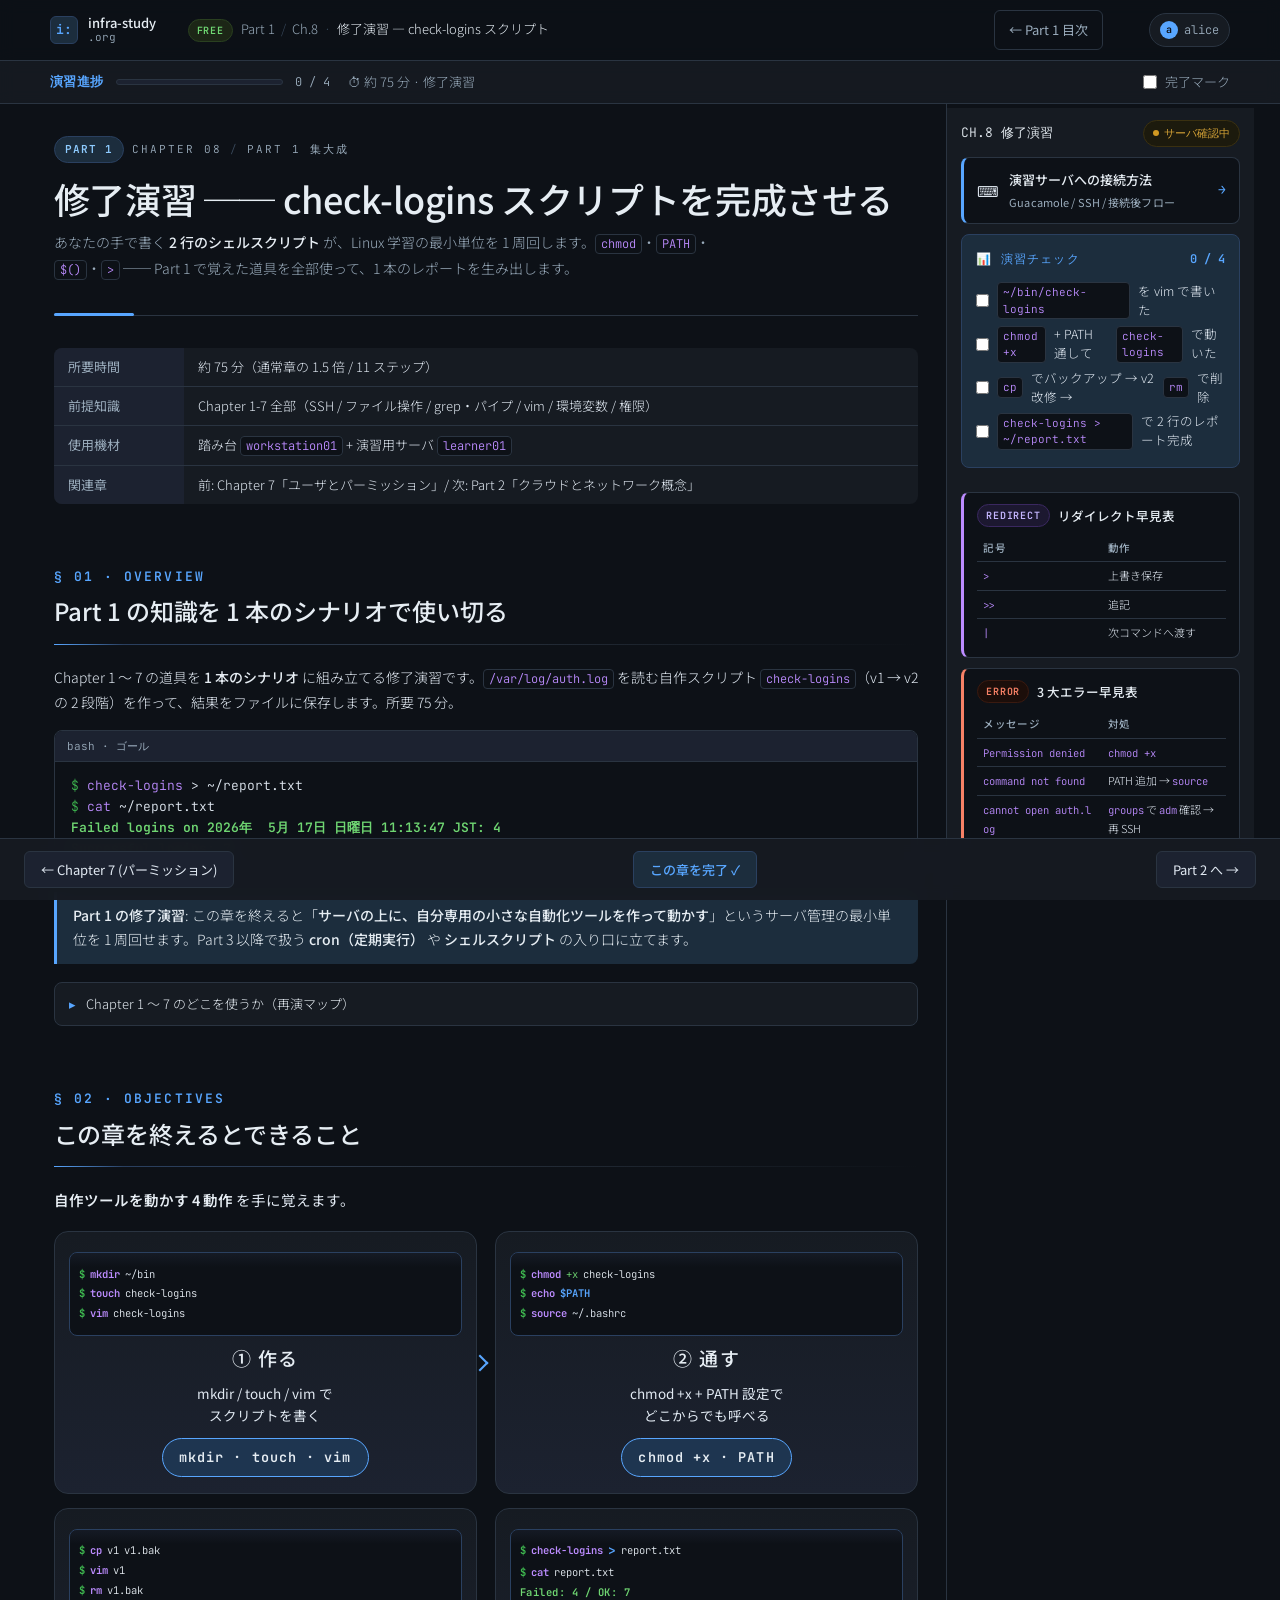
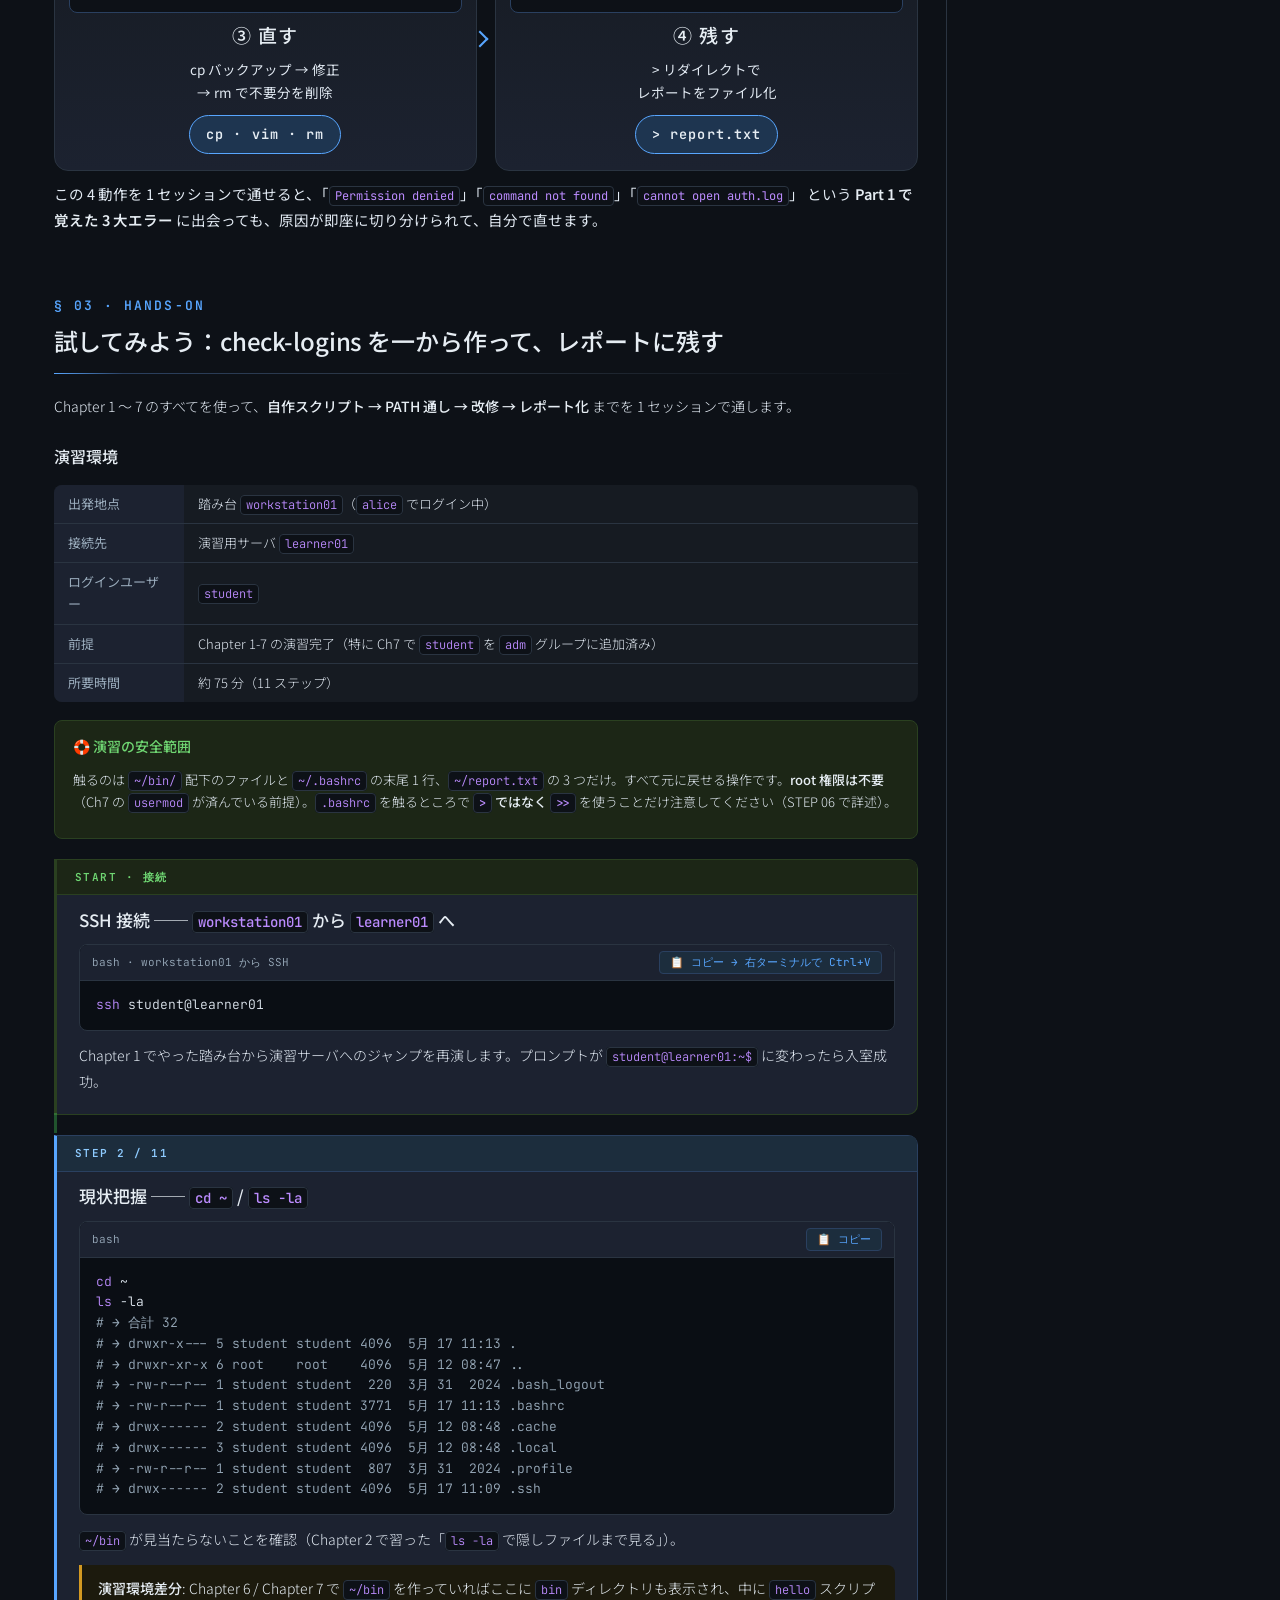
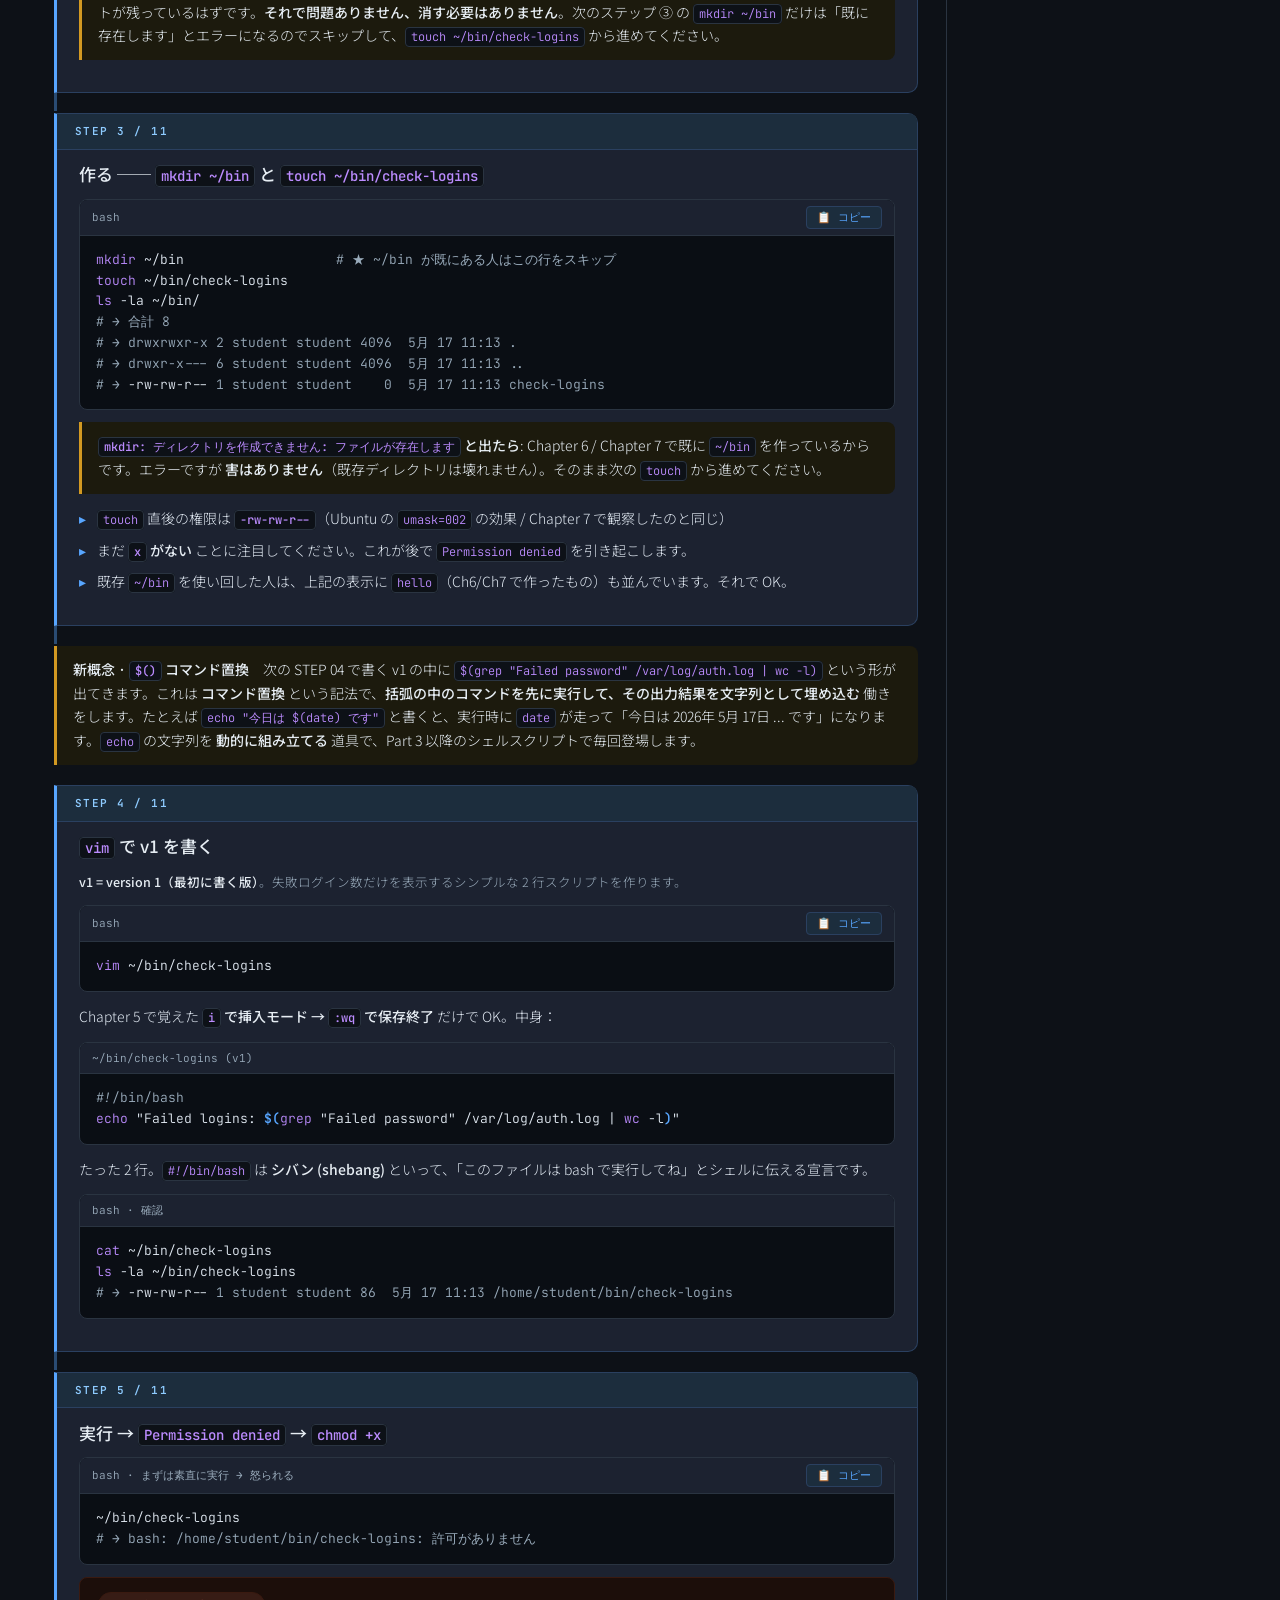
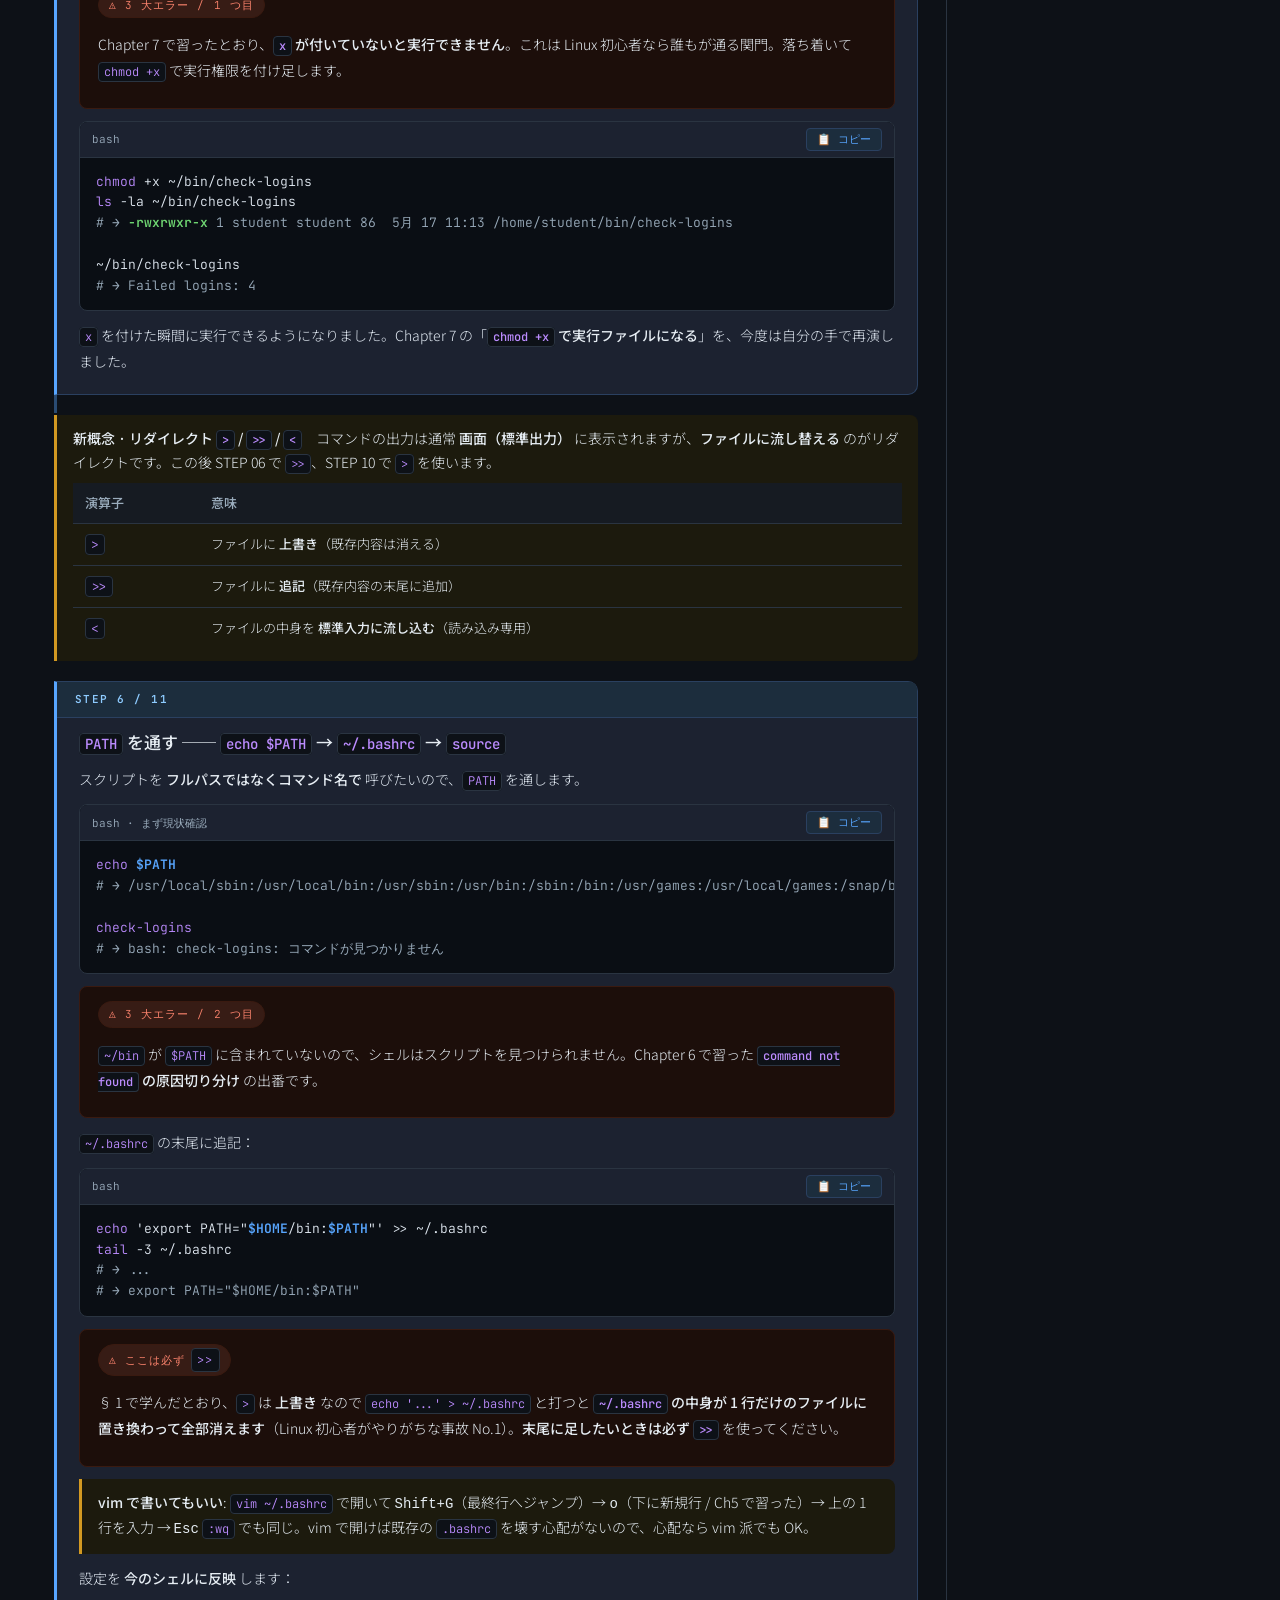
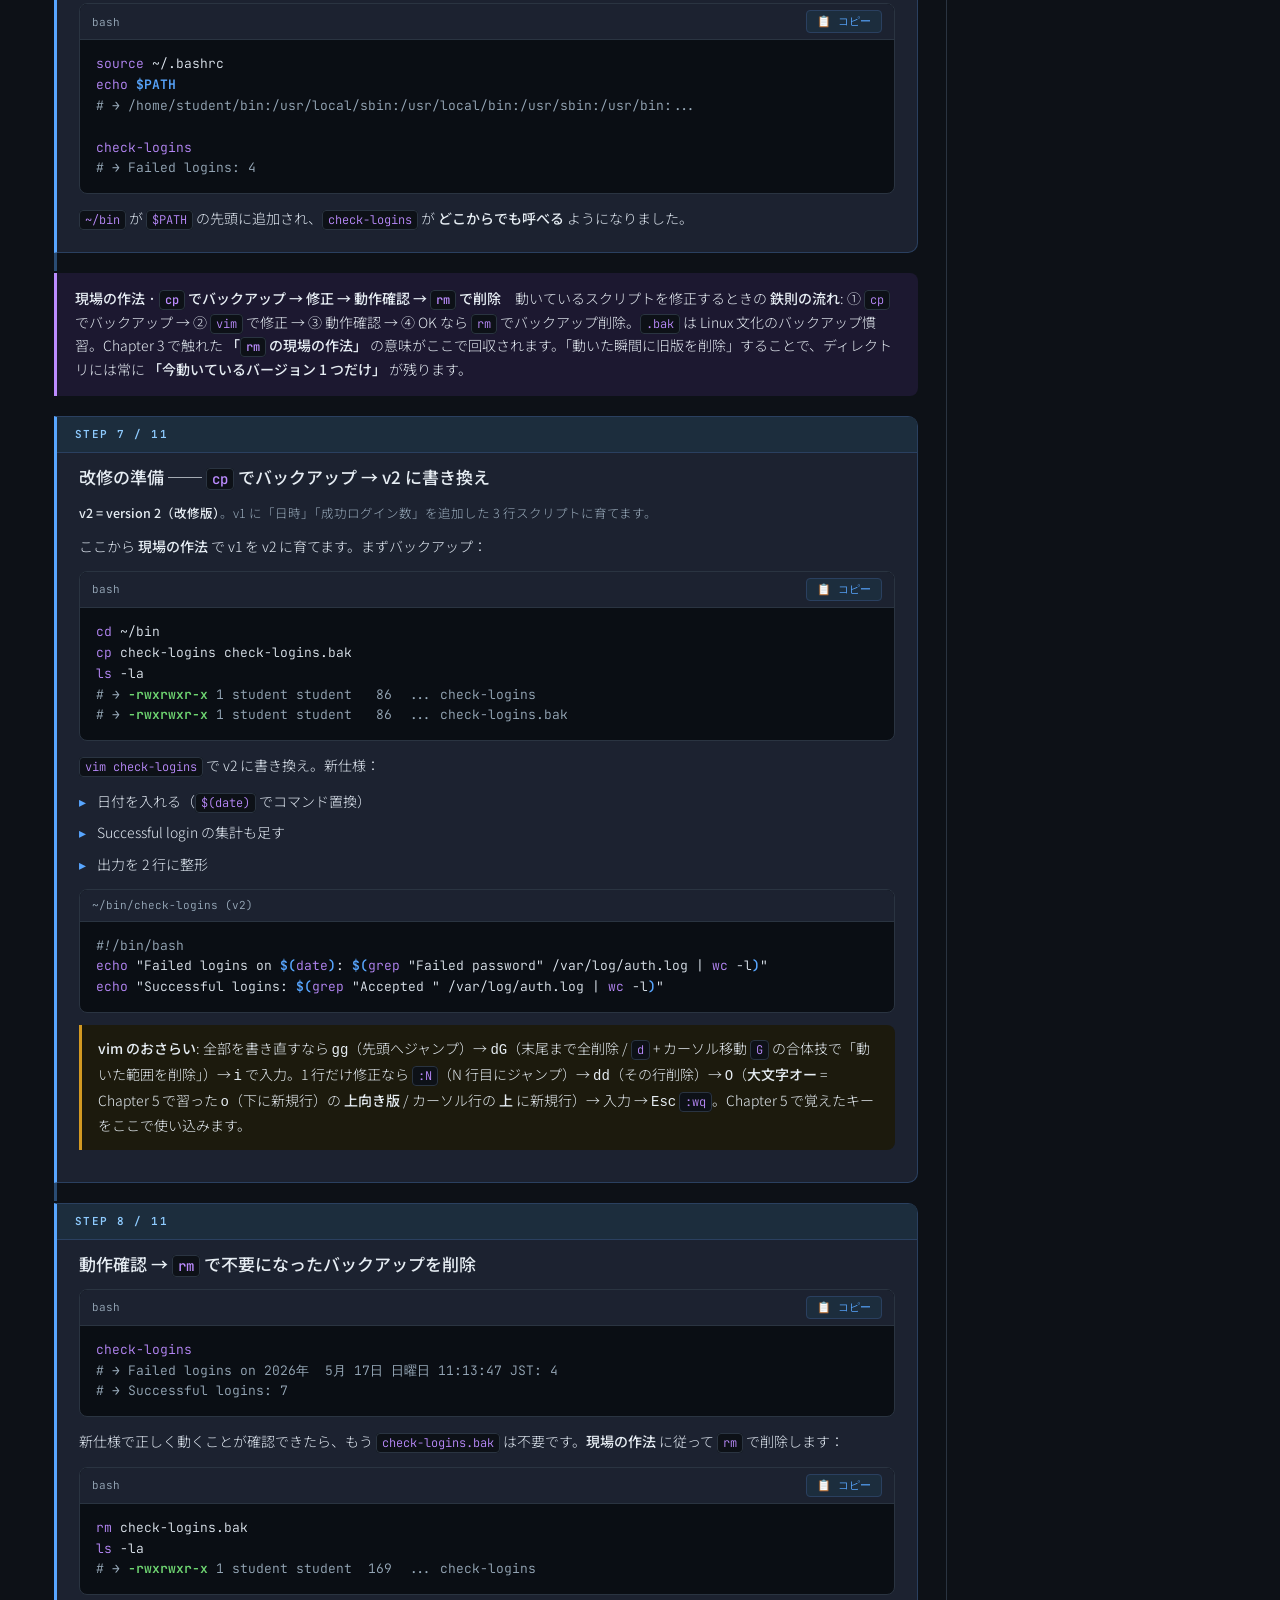
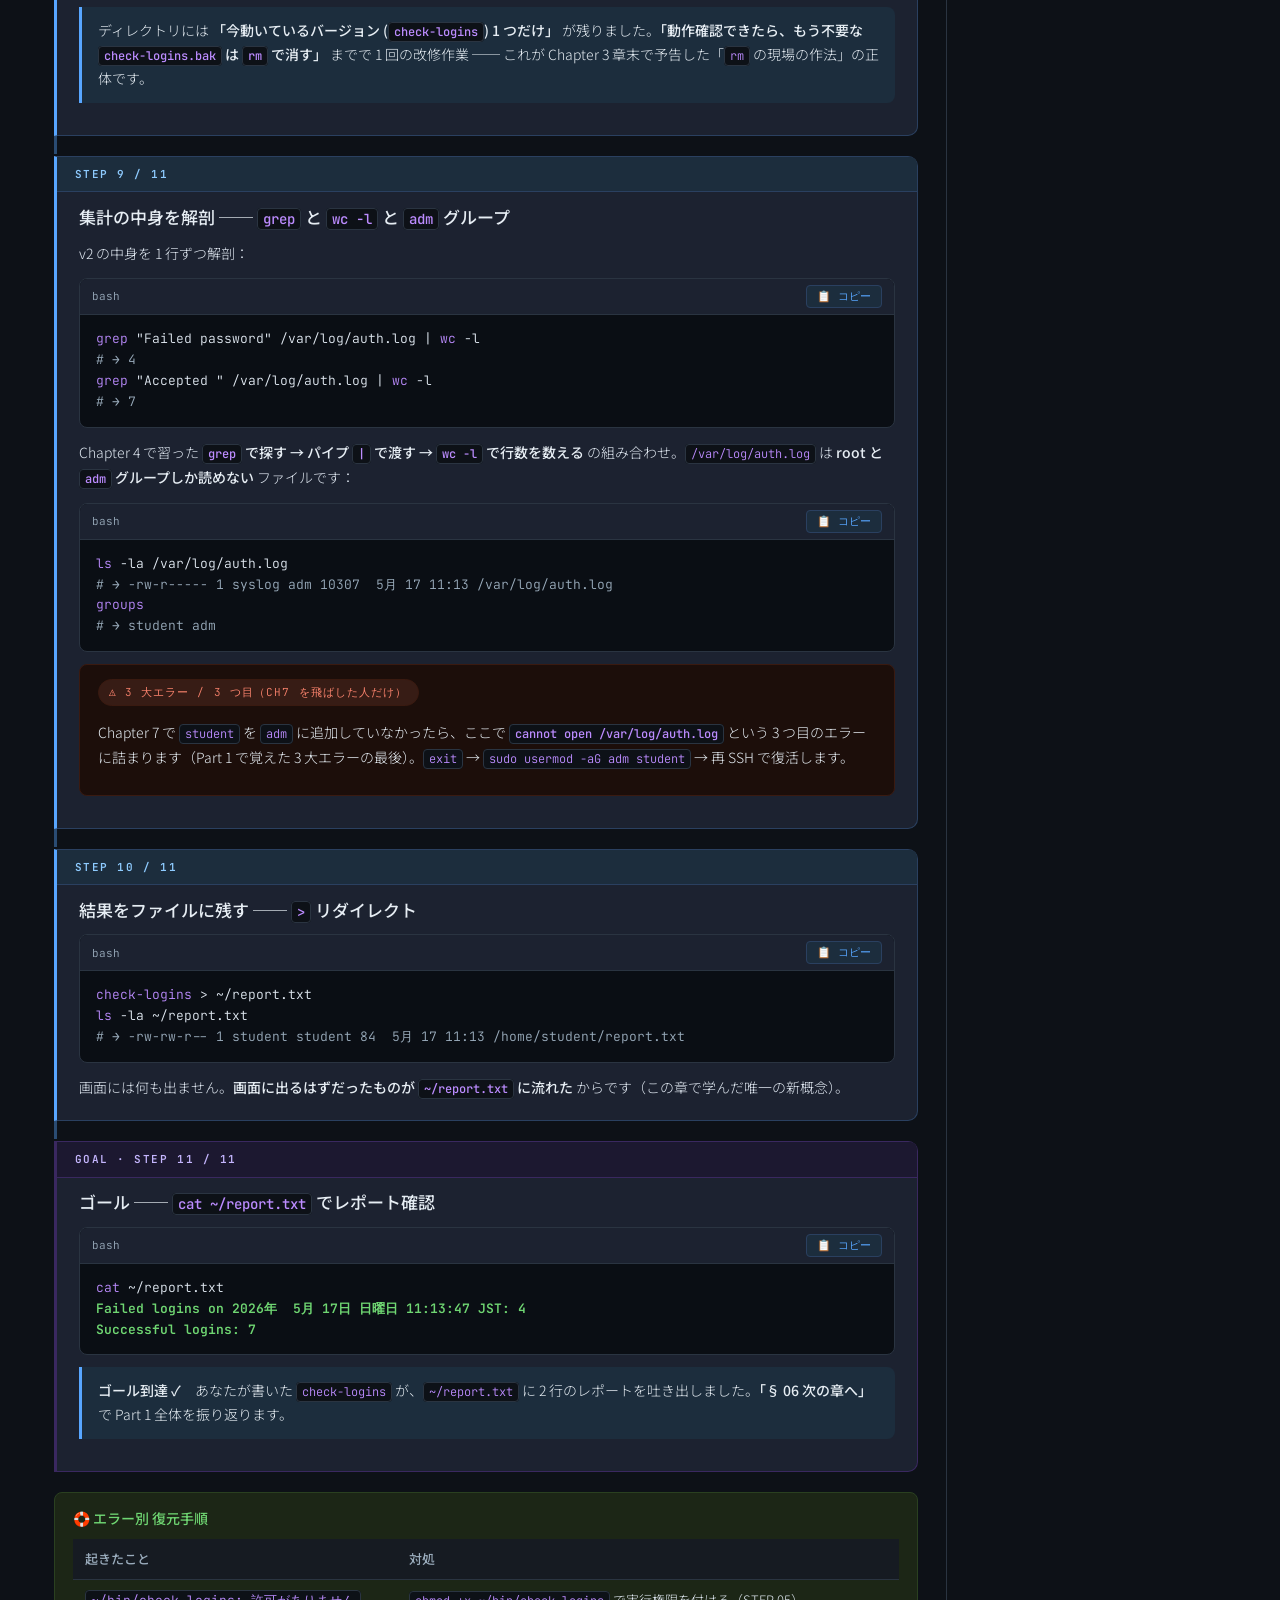
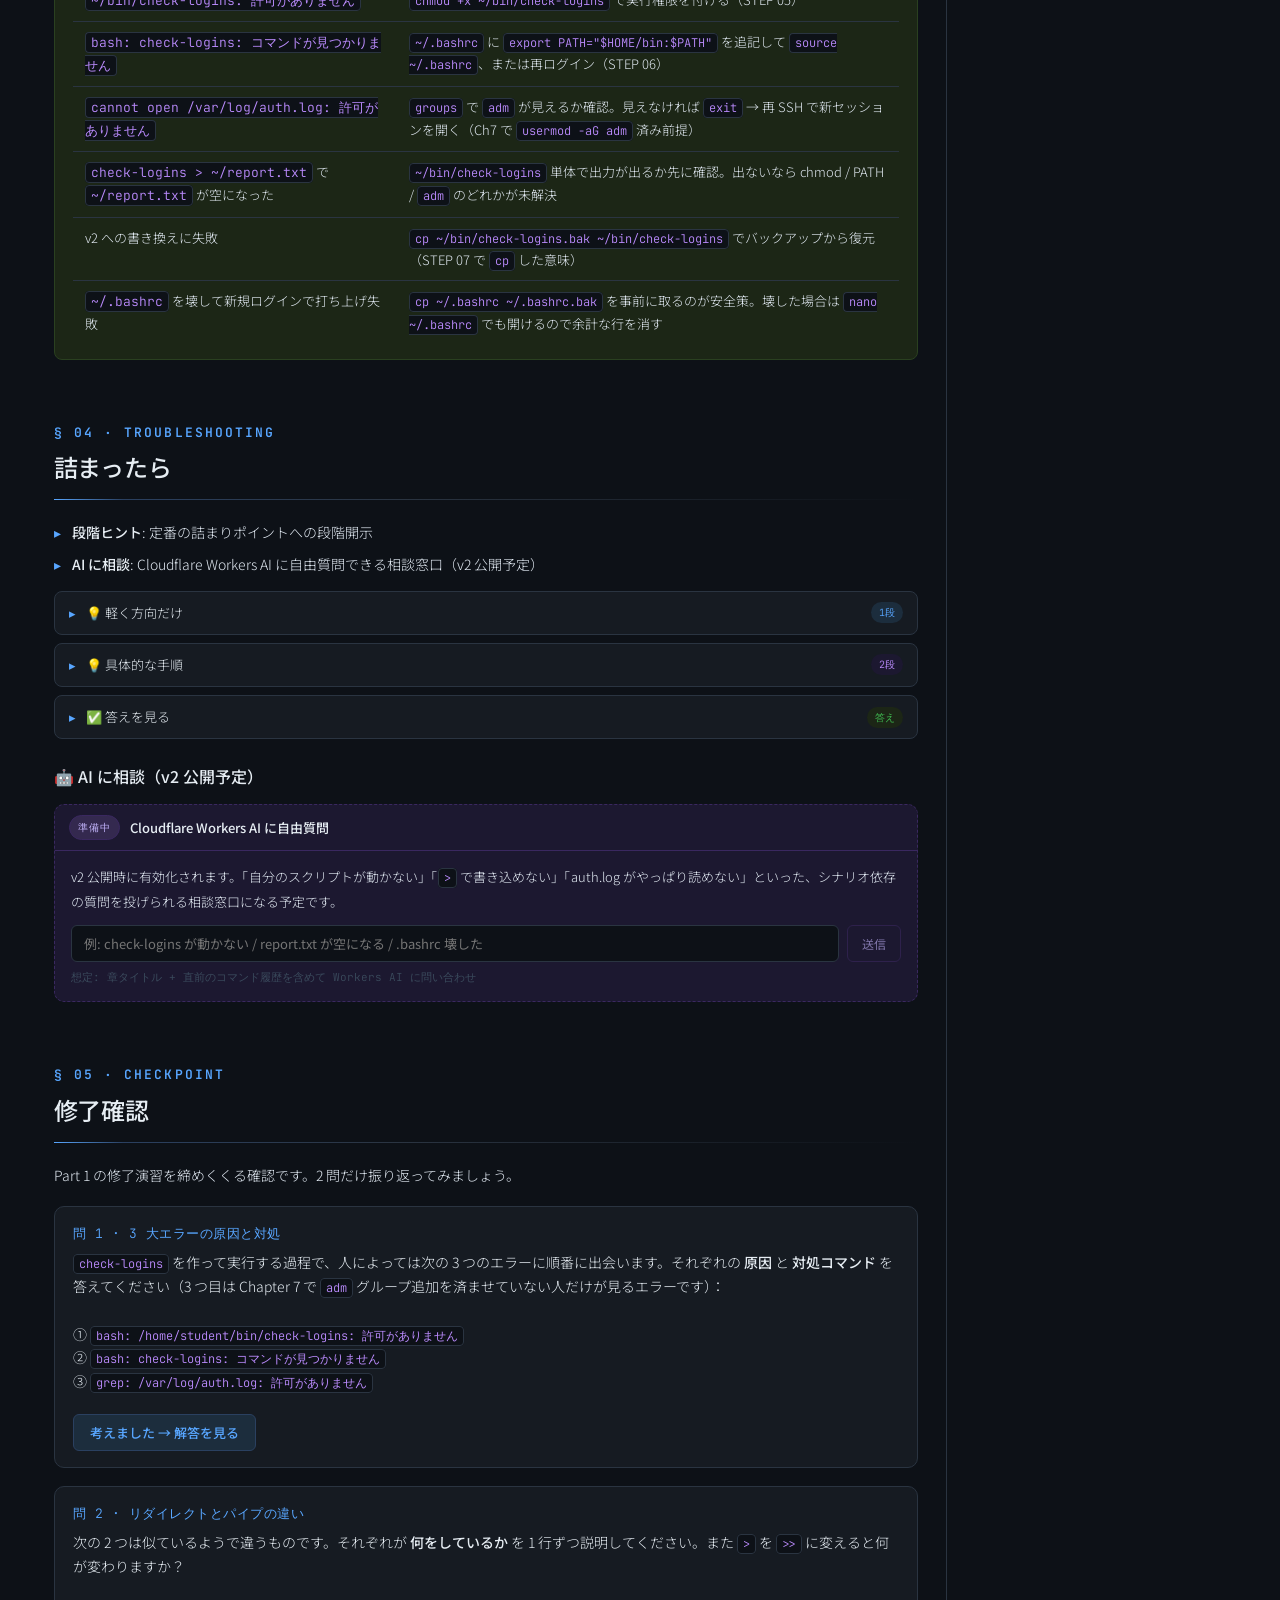
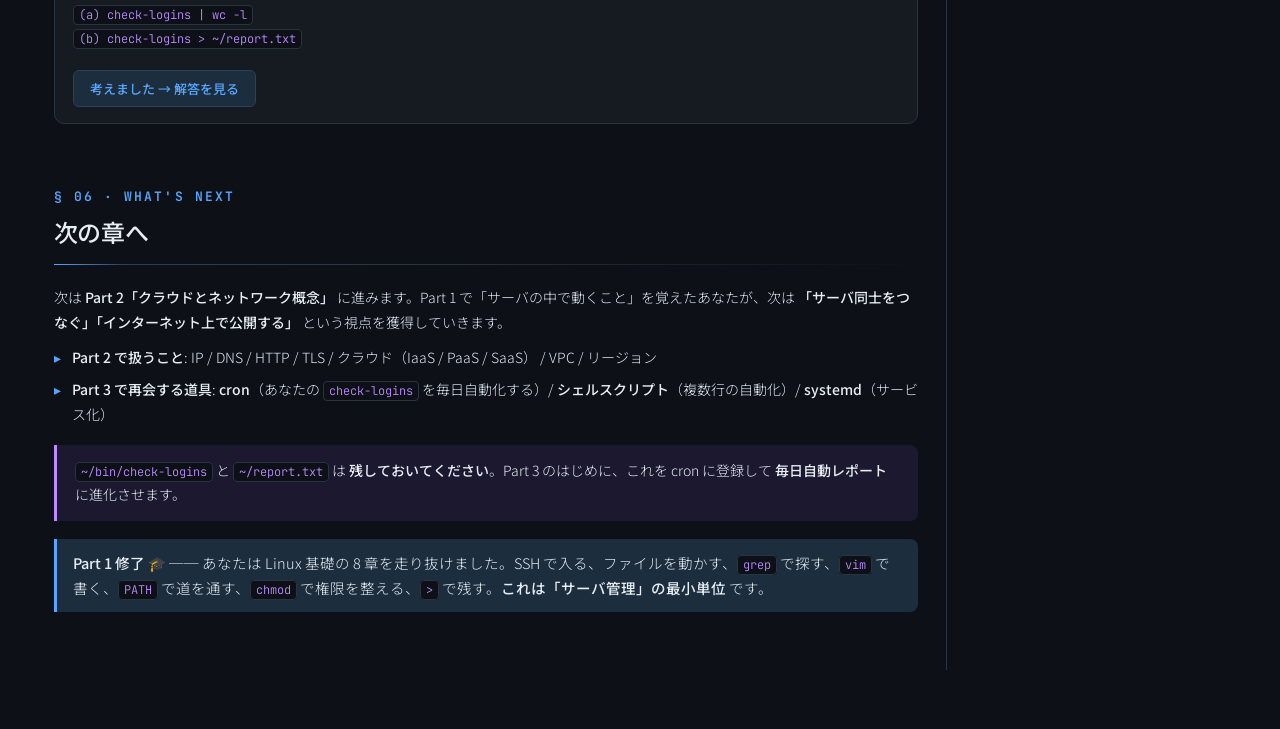
<file: chapter08-prototype.html>
<!DOCTYPE html>
<html lang="ja">
<head>
<meta charset="UTF-8">
<meta name="viewport" content="width=device-width, initial-scale=1.0">
<title>Chapter 8: 修了演習 — check-logins スクリプトを完成させる — infra-study.org</title>
<link rel="stylesheet" href="chapter.css">
</head>
<body>

<!-- ─── Header ─── -->
<header class="site-header">
  <div class="header-inner">
    <a href="#" class="brand">
      <div class="brand-mark">i:</div>
      <div class="brand-text">
        <span class="brand-name">infra-study</span>
        <span class="brand-domain">.org</span>
      </div>
    </a>
    <nav class="crumb">
      <span class="badge-free" title="無料体験版">FREE</span><span>Part 1</span><span class="sep">/</span><span>Ch.8</span><span class="sep">·</span><span class="now">修了演習 — check-logins スクリプト</span>
    </nav>
    <a href="#" class="nav-toc">← Part 1 目次</a>
    <span class="nav-user"><span class="avatar">a</span>alice</span>
  </div>
</header>

<!-- ─── Chapter Meta Bar ─── -->
<div class="meta-bar">
  <div class="meta-inner">
    <div class="progress">
      <span class="progress-label">演習進捗</span>
      <span class="progress-bar"><span class="progress-fill" id="progressFill" style="width:0%"></span></span>
      <span class="progress-text" id="progressText">0 / 4</span>
    </div>
    <span class="meta-time">⏱ 約 75 分 · 修了演習</span>
    <label class="meta-progress">
      <input type="checkbox" id="chapter-complete">
      <span>完了マーク</span>
    </label>
  </div>
</div>

<!-- ─── 2-pane wrapper ─── -->
<div class="pane-wrap">

  <!-- ── Content pane ── -->
  <main class="content-pane">

    <div class="chapter-hero">
      <div class="chapter-eyebrow"><span class="chip">Part 1</span><span>Chapter 08</span><span class="sep">/</span><span>Part 1 集大成</span></div>
      <h1>修了演習 ── check-logins スクリプトを完成させる</h1>
      <p class="chapter-subtitle">あなたの手で書く <strong>2 行のシェルスクリプト</strong> が、Linux 学習の最小単位を 1 周回します。<code>chmod</code>・<code>PATH</code>・<code>$()</code>・<code>&gt;</code> ── Part 1 で覚えた道具を全部使って、1 本のレポートを生み出します。</p>
    </div>

    <table class="meta-table">
      <tr><th>所要時間</th><td>約 75 分（通常章の 1.5 倍 / 11 ステップ）</td></tr>
      <tr><th>前提知識</th><td>Chapter 1-7 全部（SSH / ファイル操作 / grep・パイプ / vim / 環境変数 / 権限）</td></tr>
      <tr><th>使用機材</th><td>踏み台 <code>workstation01</code> + 演習用サーバ <code>learner01</code></td></tr>
      <tr><th>関連章</th><td>前: Chapter 7「ユーザとパーミッション」/ 次: Part 2「クラウドとネットワーク概念」</td></tr>
    </table>

    <h2 data-num="01" data-label="Overview">Part 1 の知識を 1 本のシナリオで使い切る</h2>
    <p>Chapter 1 〜 7 の道具を <strong>1 本のシナリオ</strong> に組み立てる修了演習です。<code>/var/log/auth.log</code> を読む自作スクリプト <code>check-logins</code>（v1 → v2 の 2 段階）を作って、結果をファイルに保存します。所要 75 分。</p>
    <div class="codeblock">
      <div class="codeblock-head"><span>bash · ゴール</span></div>
      <pre><span class="prompt">$</span> <span class="kw">check-logins</span> &gt; ~/report.txt
<span class="prompt">$</span> <span class="kw">cat</span> ~/report.txt
<span class="perm">Failed logins on 2026年  5月 17日 日曜日 11:13:47 JST: 4</span>
<span class="perm">Successful logins: 7</span></pre>
    </div>
    <div class="callout-key"><strong>Part 1 の修了演習</strong>: この章を終えると「<strong>サーバの上に、自分専用の小さな自動化ツールを作って動かす</strong>」というサーバ管理の最小単位を 1 周回せます。Part 3 以降で扱う <strong>cron（定期実行）</strong> や <strong>シェルスクリプト</strong> の入り口に立てます。</div>
    <details class="hint" style="margin-top:14px">
      <summary>Chapter 1 〜 7 のどこを使うか（再演マップ）</summary>
      <p style="margin-top:10px"><code>check-logins</code> はたった 2 行の小さなシェルスクリプトですが、これを作るために <strong>Chapter 1 〜 7 で習ったことを 1 つも飛ばさず</strong> 通り抜けます。<strong>v1 = version 1（最初に書く版）/ v2 = version 2（改修版）</strong> の 2 段階で育てます。</p>
      <table class="dir-table">
        <tr><th>使う章</th><th>何を再演するか</th></tr>
        <tr><td>Ch1</td><td><code>ssh student@learner01</code> で接続する</td></tr>
        <tr><td>Ch2</td><td><code>cd ~</code> / <code>ls -la</code> で現状把握</td></tr>
        <tr><td>Ch3</td><td><code>mkdir ~/bin</code> / <code>touch</code> でファイル作成、後半で <code>cp</code> バックアップ → <code>rm</code> の現場の作法</td></tr>
        <tr><td>Ch4</td><td><code>grep "Failed password" /var/log/auth.log | wc -l</code> の集計</td></tr>
        <tr><td>Ch5</td><td><code>vim</code> で v1 を書き、後半で <code>dd</code> / <code>yy</code> / <code>:N</code> を使って v2 に修正</td></tr>
        <tr><td>Ch6</td><td><code>echo $PATH</code> で確認、<code>~/.bashrc</code> に <code>export PATH</code> を追記、<code>source</code> で反映</td></tr>
        <tr><td>Ch7</td><td><code>chmod +x</code> で実行権限を付ける、<code>adm</code> グループで <code>/var/log/auth.log</code> を読む</td></tr>
      </table>
      <p style="margin-top:10px"><strong>スクリプト</strong>とは、<strong>複数の Linux コマンドを 1 つのファイルにまとめて、まとめて実行できるようにしたもの</strong>。中身は <code>vim</code> で書いたただのテキストファイル ── でも <code>#!/bin/bash</code> と <code>chmod +x</code> があれば <strong>自分専用のコマンド</strong> として動き出します。新概念は <strong>リダイレクト <code>&gt;</code></strong> ひとつだけ（演習中の callout で説明します）。</p>
    </details>

    <h2 data-num="02" data-label="Objectives">この章を終えるとできること</h2>
    <p class="obj-intro"><strong>自作ツールを動かす 4 動作</strong> を手に覚えます。</p>

    <div class="objective-grid">
      <div class="obj-card">
        <div class="obj-icon" aria-label="mkdir / touch / vim でスクリプトを作る">
          <div class="op-line"><span class="op-prompt">$</span> <span class="op-cmd">mkdir</span> ~/bin</div>
          <div class="op-line"><span class="op-prompt">$</span> <span class="op-cmd">touch</span> <span class="op-file">check-logins</span></div>
          <div class="op-line"><span class="op-prompt">$</span> <span class="op-cmd">vim</span> <span class="op-file">check-logins</span></div>
        </div>
        <div class="obj-verb">① 作る</div>
        <div class="obj-desc">mkdir / touch / vim で<br>スクリプトを書く</div>
        <span class="obj-cmds">mkdir · touch · vim</span>
      </div>

      <div class="obj-card">
        <div class="obj-icon" aria-label="chmod +x で実行権限 + PATH 通し">
          <div class="op-line"><span class="op-prompt">$</span> <span class="op-cmd">chmod</span> <span class="op-value">+x</span> <span class="op-file">check-logins</span></div>
          <div class="op-line"><span class="op-prompt">$</span> <span class="op-cmd">echo</span> <span class="op-var">$PATH</span></div>
          <div class="op-line"><span class="op-prompt">$</span> <span class="op-cmd">source</span> ~/.bashrc</div>
        </div>
        <div class="obj-verb">② 通す</div>
        <div class="obj-desc">chmod +x + PATH 設定で<br>どこからでも呼べる</div>
        <span class="obj-cmds">chmod +x · PATH</span>
      </div>

      <div class="obj-card">
        <div class="obj-icon" aria-label="cp でバックアップ → vim 修正 → rm で削除">
          <div class="op-line"><span class="op-prompt">$</span> <span class="op-cmd">cp</span> <span class="op-file">v1</span> <span class="op-file">v1.bak</span></div>
          <div class="op-line"><span class="op-prompt">$</span> <span class="op-cmd">vim</span> <span class="op-file">v1</span></div>
          <div class="op-line"><span class="op-prompt">$</span> <span class="op-cmd">rm</span> <span class="op-file">v1.bak</span></div>
        </div>
        <div class="obj-verb">③ 直す</div>
        <div class="obj-desc">cp バックアップ → 修正<br>→ rm で不要分を削除</div>
        <span class="obj-cmds">cp · vim · rm</span>
      </div>

      <div class="obj-card">
        <div class="obj-icon" aria-label="リダイレクト > でファイルに残す">
          <div class="op-line"><span class="op-prompt">$</span> <span class="op-cmd">check-logins</span> <span class="op-arrow">&gt;</span> <span class="op-file">report.txt</span></div>
          <div class="op-line"><span class="op-prompt">$</span> <span class="op-cmd">cat</span> <span class="op-file">report.txt</span></div>
          <div class="op-line"><span class="op-perm">Failed: 4 / OK: 7</span></div>
        </div>
        <div class="obj-verb">④ 残す</div>
        <div class="obj-desc">&gt; リダイレクトで<br>レポートをファイル化</div>
        <span class="obj-cmds">&gt; report.txt</span>
      </div>
    </div>

    <p class="obj-intro">この 4 動作を 1 セッションで通せると、「<code>Permission denied</code>」「<code>command not found</code>」「<code>cannot open auth.log</code>」 という <strong>Part 1 で覚えた 3 大エラー</strong> に出会っても、原因が即座に切り分けられて、自分で直せます。</p>

    <h2 data-num="03" data-label="Hands-on">試してみよう：check-logins を一から作って、レポートに残す</h2>
    <p>Chapter 1 〜 7 のすべてを使って、<strong>自作スクリプト → PATH 通し → 改修 → レポート化</strong> までを 1 セッションで通します。</p>

    <h3>演習環境</h3>
    <table class="meta-table">
      <tr><th>出発地点</th><td>踏み台 <code>workstation01</code>（<code>alice</code> でログイン中）</td></tr>
      <tr><th>接続先</th><td>演習用サーバ <code>learner01</code></td></tr>
      <tr><th>ログインユーザー</th><td><code>student</code></td></tr>
      <tr><th>前提</th><td>Chapter 1-7 の演習完了（特に Ch7 で <code>student</code> を <code>adm</code> グループに追加済み）</td></tr>
      <tr><th>所要時間</th><td>約 75 分（11 ステップ）</td></tr>
    </table>

    <div class="fail-safe">
      <div class="fail-safe-title">🛟 演習の安全範囲</div>
      <p style="font-size:13px;line-height:1.7">触るのは <code>~/bin/</code> 配下のファイルと <code>~/.bashrc</code> の末尾 1 行、<code>~/report.txt</code> の 3 つだけ。すべて元に戻せる操作です。<strong>root 権限は不要</strong>（Ch7 の <code>usermod</code> が済んでいる前提）。<code>.bashrc</code> を触るところで <strong><code>&gt;</code> ではなく <code>&gt;&gt;</code></strong> を使うことだけ注意してください（STEP 06 で詳述）。</p>
    </div>

    <section class="step-section step-start" data-step="1" data-total="11">
      <h3 class="step-title">SSH 接続 ── <code>workstation01</code> から <code>learner01</code> へ</h3>
      <div class="codeblock">
        <div class="codeblock-head">
          <span>bash · workstation01 から SSH</span>
          <button class="copy-btn" data-copy="ssh student@learner01">📋 コピー → 右ターミナルで Ctrl+V</button>
        </div>
        <pre><span class="kw">ssh</span> student@learner01</pre>
      </div>
      <p>Chapter 1 でやった踏み台から演習サーバへのジャンプを再演します。プロンプトが <code>student@learner01:~$</code> に変わったら入室成功。</p>
    </section>

    <section class="step-section" data-step="2" data-total="11">
      <h3 class="step-title">現状把握 ── <code>cd ~</code> / <code>ls -la</code></h3>
      <div class="codeblock">
        <div class="codeblock-head">
          <span>bash</span>
          <button class="copy-btn" data-copy="cd ~&#10;ls -la">📋 コピー</button>
        </div>
        <pre><span class="kw">cd</span> ~
<span class="kw">ls</span> -la
<span class="comment"># → 合計 32</span>
<span class="comment"># → drwxr-x--- 5 student student 4096  5月 17 11:13 .</span>
<span class="comment"># → drwxr-xr-x 6 root    root    4096  5月 12 08:47 ..</span>
<span class="comment"># → -rw-r--r-- 1 student student  220  3月 31  2024 .bash_logout</span>
<span class="comment"># → -rw-r--r-- 1 student student 3771  5月 17 11:13 .bashrc</span>
<span class="comment"># → drwx------ 2 student student 4096  5月 12 08:48 .cache</span>
<span class="comment"># → drwx------ 3 student student 4096  5月 12 08:48 .local</span>
<span class="comment"># → -rw-r--r-- 1 student student  807  3月 31  2024 .profile</span>
<span class="comment"># → drwx------ 2 student student 4096  5月 17 11:09 .ssh</span></pre>
      </div>
      <p><code>~/bin</code> が見当たらないことを確認（Chapter 2 で習った「<code>ls -la</code> で隠しファイルまで見る」）。</p>
      <div class="callout-amber"><strong>演習環境差分</strong>: Chapter 6 / Chapter 7 で <code>~/bin</code> を作っていればここに <code>bin</code> ディレクトリも表示され、中に <code>hello</code> スクリプトが残っているはずです。<strong>それで問題ありません、消す必要はありません</strong>。次のステップ ③ の <code>mkdir ~/bin</code> だけは「既に存在します」とエラーになるのでスキップして、<code>touch ~/bin/check-logins</code> から進めてください。</div>
    </section>

    <section class="step-section" data-step="3" data-total="11">
      <h3 class="step-title">作る ── <code>mkdir ~/bin</code> と <code>touch ~/bin/check-logins</code></h3>
      <div class="codeblock">
        <div class="codeblock-head">
          <span>bash</span>
          <button class="copy-btn" data-copy="mkdir ~/bin&#10;touch ~/bin/check-logins&#10;ls -la ~/bin/">📋 コピー</button>
        </div>
        <pre><span class="kw">mkdir</span> ~/bin                   <span class="comment"># ★ ~/bin が既にある人はこの行をスキップ</span>
<span class="kw">touch</span> ~/bin/check-logins
<span class="kw">ls</span> -la ~/bin/
<span class="comment"># → 合計 8</span>
<span class="comment"># → drwxrwxr-x 2 student student 4096  5月 17 11:13 .</span>
<span class="comment"># → drwxr-x--- 6 student student 4096  5月 17 11:13 ..</span>
<span class="comment"># → </span><span class="perm-blocked">-rw-rw-r--</span><span class="comment"> 1 student student    0  5月 17 11:13 check-logins</span></pre>
      </div>
      <div class="callout-amber"><strong><code>mkdir: ディレクトリを作成できません: ファイルが存在します</code> と出たら</strong>: Chapter 6 / Chapter 7 で既に <code>~/bin</code> を作っているからです。エラーですが <strong>害はありません</strong>（既存ディレクトリは壊れません）。そのまま次の <code>touch</code> から進めてください。</div>
      <ul class="bullets">
        <li><code>touch</code> 直後の権限は <strong><code>-rw-rw-r--</code></strong>（Ubuntu の <code>umask=002</code> の効果 / Chapter 7 で観察したのと同じ）</li>
        <li>まだ <strong><code>x</code> がない</strong> ことに注目してください。これが後で <code>Permission denied</code> を引き起こします。</li>
        <li>既存 <code>~/bin</code> を使い回した人は、上記の表示に <code>hello</code>（Ch6/Ch7 で作ったもの）も並んでいます。それで OK。</li>
      </ul>
    </section>

    <div class="callout-amber"><strong>新概念 · <code>$()</code> コマンド置換</strong>　次の STEP 04 で書く v1 の中に <code>$(grep "Failed password" /var/log/auth.log | wc -l)</code> という形が出てきます。これは <strong>コマンド置換</strong> という記法で、<strong>括弧の中のコマンドを先に実行して、その出力結果を文字列として埋め込む</strong> 働きをします。たとえば <code>echo "今日は $(date) です"</code> と書くと、実行時に <code>date</code> が走って「今日は 2026年  5月 17日 ... です」になります。<code>echo</code> の文字列を <strong>動的に組み立てる</strong> 道具で、Part 3 以降のシェルスクリプトで毎回登場します。</div>

    <section class="step-section" data-step="4" data-total="11">
      <h3 class="step-title"><code>vim</code> で v1 を書く</h3>
      <p style="margin:0 0 10px;font-size:12.5px;color:var(--muted)"><strong style="color:var(--text-strong)">v1 = version 1（最初に書く版）</strong>。失敗ログイン数だけを表示するシンプルな 2 行スクリプトを作ります。</p>
      <div class="codeblock">
        <div class="codeblock-head">
          <span>bash</span>
          <button class="copy-btn" data-copy="vim ~/bin/check-logins">📋 コピー</button>
        </div>
        <pre><span class="kw">vim</span> ~/bin/check-logins</pre>
      </div>
      <p>Chapter 5 で覚えた <strong><code>i</code> で挿入モード → <code>:wq</code> で保存終了</strong> だけで OK。中身：</p>
      <div class="codeblock">
        <div class="codeblock-head"><span>~/bin/check-logins (v1)</span></div>
        <pre><span class="comment">#!/bin/bash</span>
<span class="kw">echo</span> "Failed logins: <span class="var">$(</span><span class="kw">grep</span> "Failed password" /var/log/auth.log | <span class="kw">wc</span> -l<span class="var">)</span>"</pre>
      </div>
      <p>たった 2 行。<code>#!/bin/bash</code> は <strong>シバン (shebang)</strong> といって、「このファイルは bash で実行してね」とシェルに伝える宣言です。</p>
      <div class="codeblock">
        <div class="codeblock-head"><span>bash · 確認</span></div>
        <pre><span class="kw">cat</span> ~/bin/check-logins
<span class="kw">ls</span> -la ~/bin/check-logins
<span class="comment"># → </span><span class="perm-blocked">-rw-rw-r--</span><span class="comment"> 1 student student 86  5月 17 11:13 /home/student/bin/check-logins</span></pre>
      </div>
    </section>

    <section class="step-section" data-step="5" data-total="11">
      <h3 class="step-title">実行 → <code>Permission denied</code> → <code>chmod +x</code></h3>
      <div class="codeblock">
        <div class="codeblock-head">
          <span>bash · まずは素直に実行 → 怒られる</span>
          <button class="copy-btn" data-copy="~/bin/check-logins">📋 コピー</button>
        </div>
        <pre>~/bin/check-logins
<span class="comment"># → bash: /home/student/bin/check-logins: 許可がありません</span></pre>
      </div>
      <div class="callout-coral">
        <span class="coral-badge">⚠ 3 大エラー / 1 つ目</span>
        <p style="margin-top:6px">Chapter 7 で習ったとおり、<strong><code>x</code> が付いていないと実行できません</strong>。これは Linux 初心者なら誰もが通る関門。落ち着いて <code>chmod +x</code> で実行権限を付け足します。</p>
      </div>
      <div class="codeblock">
        <div class="codeblock-head">
          <span>bash</span>
          <button class="copy-btn" data-copy="chmod +x ~/bin/check-logins&#10;ls -la ~/bin/check-logins&#10;~/bin/check-logins">📋 コピー</button>
        </div>
        <pre><span class="kw">chmod</span> +x ~/bin/check-logins
<span class="kw">ls</span> -la ~/bin/check-logins
<span class="comment"># → </span><span class="perm">-rwxrwxr-x</span><span class="comment"> 1 student student 86  5月 17 11:13 /home/student/bin/check-logins</span>

~/bin/check-logins
<span class="comment"># → Failed logins: 4</span></pre>
      </div>
      <p><code>x</code> を付けた瞬間に実行できるようになりました。Chapter 7 の「<strong><code>chmod +x</code> で実行ファイルになる</strong>」を、今度は自分の手で再演しました。</p>
    </section>

    <div class="callout-amber"><strong>新概念 · リダイレクト <code>&gt;</code> / <code>&gt;&gt;</code> / <code>&lt;</code></strong>　コマンドの出力は通常 <strong>画面（標準出力）</strong> に表示されますが、<strong>ファイルに流し替える</strong> のがリダイレクトです。この後 STEP 06 で <code>&gt;&gt;</code>、STEP 10 で <code>&gt;</code> を使います。
      <table class="dir-table" style="margin:8px 0 0">
        <tr><th>演算子</th><th>意味</th></tr>
        <tr><td><code>&gt;</code></td><td>ファイルに <strong>上書き</strong>（既存内容は消える）</td></tr>
        <tr><td><code>&gt;&gt;</code></td><td>ファイルに <strong>追記</strong>（既存内容の末尾に追加）</td></tr>
        <tr><td><code>&lt;</code></td><td>ファイルの中身を <strong>標準入力に流し込む</strong>（読み込み専用）</td></tr>
      </table>
    </div>

    <section class="step-section" data-step="6" data-total="11">
      <h3 class="step-title"><code>PATH</code> を通す ── <code>echo $PATH</code> → <code>~/.bashrc</code> → <code>source</code></h3>
      <p>スクリプトを <strong>フルパスではなくコマンド名で</strong> 呼びたいので、<code>PATH</code> を通します。</p>
      <div class="codeblock">
        <div class="codeblock-head">
          <span>bash · まず現状確認</span>
          <button class="copy-btn" data-copy="echo $PATH&#10;check-logins">📋 コピー</button>
        </div>
        <pre><span class="kw">echo</span> <span class="var">$PATH</span>
<span class="comment"># → /usr/local/sbin:/usr/local/bin:/usr/sbin:/usr/bin:/sbin:/bin:/usr/games:/usr/local/games:/snap/bin</span>

<span class="kw">check-logins</span>
<span class="comment"># → bash: check-logins: コマンドが見つかりません</span></pre>
      </div>
      <div class="callout-coral">
        <span class="coral-badge">⚠ 3 大エラー / 2 つ目</span>
        <p style="margin-top:6px"><code>~/bin</code> が <code>$PATH</code> に含まれていないので、シェルはスクリプトを見つけられません。Chapter 6 で習った <strong><code>command not found</code> の原因切り分け</strong> の出番です。</p>
      </div>
      <p><code>~/.bashrc</code> の末尾に追記：</p>
      <div class="codeblock">
        <div class="codeblock-head">
          <span>bash</span>
          <button class="copy-btn" data-copy="echo 'export PATH=&quot;$HOME/bin:$PATH&quot;' >> ~/.bashrc&#10;tail -3 ~/.bashrc">📋 コピー</button>
        </div>
        <pre><span class="kw">echo</span> 'export PATH="<span class="var">$HOME</span>/bin:<span class="var">$PATH</span>"' &gt;&gt; ~/.bashrc
<span class="kw">tail</span> -3 ~/.bashrc
<span class="comment"># → ...</span>
<span class="comment"># → export PATH="$HOME/bin:$PATH"</span></pre>
      </div>
      <div class="callout-coral">
        <span class="coral-badge">⚠ ここは必ず <code>&gt;&gt;</code></span>
        <p style="margin-top:6px">§ 1 で学んだとおり、<code>&gt;</code> は <strong>上書き</strong> なので <code>echo '...' &gt; ~/.bashrc</code> と打つと <strong><code>~/.bashrc</code> の中身が 1 行だけのファイルに置き換わって全部消えます</strong>（Linux 初心者がやりがちな事故 No.1）。<strong>末尾に足したいときは必ず <code>&gt;&gt;</code></strong> を使ってください。</p>
      </div>
      <div class="callout-amber"><strong>vim で書いてもいい</strong>: <code>vim ~/.bashrc</code> で開いて <kbd>Shift+G</kbd>（最終行へジャンプ）→ <kbd>o</kbd>（下に新規行 / Ch5 で習った）→ 上の 1 行を入力 → <kbd>Esc</kbd> <code>:wq</code> でも同じ。vim で開けば既存の <code>.bashrc</code> を壊す心配がないので、心配なら vim 派でも OK。</div>
      <p>設定を <strong>今のシェルに反映</strong> します：</p>
      <div class="codeblock">
        <div class="codeblock-head">
          <span>bash</span>
          <button class="copy-btn" data-copy="source ~/.bashrc&#10;echo $PATH&#10;check-logins">📋 コピー</button>
        </div>
        <pre><span class="kw">source</span> ~/.bashrc
<span class="kw">echo</span> <span class="var">$PATH</span>
<span class="comment"># → /home/student/bin:/usr/local/sbin:/usr/local/bin:/usr/sbin:/usr/bin:...</span>

<span class="kw">check-logins</span>
<span class="comment"># → Failed logins: 4</span></pre>
      </div>
      <p><code>~/bin</code> が <code>$PATH</code> の先頭に追加され、<code>check-logins</code> が <strong>どこからでも呼べる</strong> ようになりました。</p>
    </section>

    <div class="callout-purple"><strong>現場の作法 · <code>cp</code> でバックアップ → 修正 → 動作確認 → <code>rm</code> で削除</strong>　動いているスクリプトを修正するときの <strong>鉄則の流れ</strong>: ① <code>cp</code> でバックアップ → ② <code>vim</code> で修正 → ③ 動作確認 → ④ OK なら <code>rm</code> でバックアップ削除。<code>.bak</code> は Linux 文化のバックアップ慣習。Chapter 3 で触れた <strong>「<code>rm</code> の現場の作法」</strong> の意味がここで回収されます。「動いた瞬間に旧版を削除」することで、ディレクトリには常に <strong>「今動いているバージョン 1 つだけ」</strong> が残ります。</div>

    <section class="step-section" data-step="7" data-total="11">
      <h3 class="step-title">改修の準備 ── <code>cp</code> でバックアップ → v2 に書き換え</h3>
      <p style="margin:0 0 10px;font-size:12.5px;color:var(--muted)"><strong style="color:var(--text-strong)">v2 = version 2（改修版）</strong>。v1 に「日時」「成功ログイン数」を追加した 3 行スクリプトに育てます。</p>
      <p>ここから <strong>現場の作法</strong> で v1 を v2 に育てます。まずバックアップ：</p>
      <div class="codeblock">
        <div class="codeblock-head">
          <span>bash</span>
          <button class="copy-btn" data-copy="cd ~/bin&#10;cp check-logins check-logins.bak&#10;ls -la">📋 コピー</button>
        </div>
        <pre><span class="kw">cd</span> ~/bin
<span class="kw">cp</span> check-logins check-logins.bak
<span class="kw">ls</span> -la
<span class="comment"># → </span><span class="perm">-rwxrwxr-x</span><span class="comment"> 1 student student   86  ... check-logins</span>
<span class="comment"># → </span><span class="perm">-rwxrwxr-x</span><span class="comment"> 1 student student   86  ... check-logins.bak</span></pre>
      </div>
      <p><code>vim check-logins</code> で v2 に書き換え。新仕様：</p>
      <ul class="bullets">
        <li>日付を入れる（<code>$(date)</code> でコマンド置換）</li>
        <li>Successful login の集計も足す</li>
        <li>出力を 2 行に整形</li>
      </ul>
      <div class="codeblock">
        <div class="codeblock-head"><span>~/bin/check-logins (v2)</span></div>
        <pre><span class="comment">#!/bin/bash</span>
<span class="kw">echo</span> "Failed logins on <span class="var">$(</span><span class="kw">date</span><span class="var">)</span>: <span class="var">$(</span><span class="kw">grep</span> "Failed password" /var/log/auth.log | <span class="kw">wc</span> -l<span class="var">)</span>"
<span class="kw">echo</span> "Successful logins: <span class="var">$(</span><span class="kw">grep</span> "Accepted " /var/log/auth.log | <span class="kw">wc</span> -l<span class="var">)</span>"</pre>
      </div>
      <div class="callout-amber"><strong>vim のおさらい</strong>: 全部を書き直すなら <kbd>gg</kbd>（先頭へジャンプ）→ <kbd>dG</kbd>（末尾まで全削除 / <code>d</code> + カーソル移動 <code>G</code> の合体技で「動いた範囲を削除」）→ <kbd>i</kbd> で入力。1 行だけ修正なら <code>:N</code>（N 行目にジャンプ）→ <kbd>dd</kbd>（その行削除）→ <kbd>O</kbd>（<strong>大文字オー</strong> = Chapter 5 で習った <kbd>o</kbd>（下に新規行）の <strong>上向き版</strong> / カーソル行の <strong>上</strong> に新規行）→ 入力 → <kbd>Esc</kbd> <code>:wq</code>。Chapter 5 で覚えたキーをここで使い込みます。</div>
    </section>

    <section class="step-section" data-step="8" data-total="11">
      <h3 class="step-title">動作確認 → <code>rm</code> で不要になったバックアップを削除</h3>
      <div class="codeblock">
        <div class="codeblock-head">
          <span>bash</span>
          <button class="copy-btn" data-copy="check-logins">📋 コピー</button>
        </div>
        <pre><span class="kw">check-logins</span>
<span class="comment"># → Failed logins on 2026年  5月 17日 日曜日 11:13:47 JST: 4</span>
<span class="comment"># → Successful logins: 7</span></pre>
      </div>
      <p>新仕様で正しく動くことが確認できたら、もう <code>check-logins.bak</code> は不要です。<strong>現場の作法</strong> に従って <code>rm</code> で削除します：</p>
      <div class="codeblock">
        <div class="codeblock-head">
          <span>bash</span>
          <button class="copy-btn" data-copy="rm check-logins.bak&#10;ls -la">📋 コピー</button>
        </div>
        <pre><span class="kw">rm</span> check-logins.bak
<span class="kw">ls</span> -la
<span class="comment"># → </span><span class="perm">-rwxrwxr-x</span><span class="comment"> 1 student student  169  ... check-logins</span></pre>
      </div>
      <div class="callout-key">ディレクトリには <strong>「今動いているバージョン (<code>check-logins</code>) 1 つだけ」</strong> が残りました。<strong>「動作確認できたら、もう不要な <code>check-logins.bak</code> は <code>rm</code> で消す」</strong> までで 1 回の改修作業 ── これが Chapter 3 章末で予告した「<code>rm</code> の現場の作法」の正体です。</div>
    </section>

    <section class="step-section" data-step="9" data-total="11">
      <h3 class="step-title">集計の中身を解剖 ── <code>grep</code> と <code>wc -l</code> と <code>adm</code> グループ</h3>
      <p>v2 の中身を 1 行ずつ解剖：</p>
      <div class="codeblock">
        <div class="codeblock-head">
          <span>bash</span>
          <button class="copy-btn" data-copy="grep &quot;Failed password&quot; /var/log/auth.log | wc -l&#10;grep &quot;Accepted &quot; /var/log/auth.log | wc -l">📋 コピー</button>
        </div>
        <pre><span class="kw">grep</span> "Failed password" /var/log/auth.log | <span class="kw">wc</span> -l
<span class="comment"># → 4</span>
<span class="kw">grep</span> "Accepted " /var/log/auth.log | <span class="kw">wc</span> -l
<span class="comment"># → 7</span></pre>
      </div>
      <p>Chapter 4 で習った <strong><code>grep</code> で探す → パイプ <code>|</code> で渡す → <code>wc -l</code> で行数を数える</strong> の組み合わせ。<code>/var/log/auth.log</code> は <strong>root と <code>adm</code> グループしか読めない</strong> ファイルです：</p>
      <div class="codeblock">
        <div class="codeblock-head">
          <span>bash</span>
          <button class="copy-btn" data-copy="ls -la /var/log/auth.log&#10;groups">📋 コピー</button>
        </div>
        <pre><span class="kw">ls</span> -la /var/log/auth.log
<span class="comment"># → -rw-r----- 1 syslog adm 10307  5月 17 11:13 /var/log/auth.log</span>
<span class="kw">groups</span>
<span class="comment"># → student adm</span></pre>
      </div>
      <div class="callout-coral">
        <span class="coral-badge">⚠ 3 大エラー / 3 つ目（Ch7 を飛ばした人だけ）</span>
        <p style="margin-top:6px">Chapter 7 で <code>student</code> を <code>adm</code> に追加していなかったら、ここで <strong><code>cannot open /var/log/auth.log</code></strong> という 3 つ目のエラーに詰まります（Part 1 で覚えた 3 大エラーの最後）。<code>exit</code> → <code>sudo usermod -aG adm student</code> → 再 SSH で復活します。</p>
      </div>
    </section>

    <section class="step-section" data-step="10" data-total="11">
      <h3 class="step-title">結果をファイルに残す ── <code>&gt;</code> リダイレクト</h3>
      <div class="codeblock">
        <div class="codeblock-head">
          <span>bash</span>
          <button class="copy-btn" data-copy="check-logins > ~/report.txt&#10;ls -la ~/report.txt">📋 コピー</button>
        </div>
        <pre><span class="kw">check-logins</span> &gt; ~/report.txt
<span class="kw">ls</span> -la ~/report.txt
<span class="comment"># → -rw-rw-r-- 1 student student 84  5月 17 11:13 /home/student/report.txt</span></pre>
      </div>
      <p>画面には何も出ません。<strong>画面に出るはずだったものが <code>~/report.txt</code> に流れた</strong> からです（この章で学んだ唯一の新概念）。</p>
    </section>

    <section class="step-section step-reward" data-step="11" data-total="11">
      <h3 class="step-title">ゴール ── <code>cat ~/report.txt</code> でレポート確認</h3>
      <div class="codeblock">
        <div class="codeblock-head">
          <span>bash</span>
          <button class="copy-btn" data-copy="cat ~/report.txt">📋 コピー</button>
        </div>
        <pre><span class="kw">cat</span> ~/report.txt
<span class="perm">Failed logins on 2026年  5月 17日 日曜日 11:13:47 JST: 4</span>
<span class="perm">Successful logins: 7</span></pre>
      </div>
      <div class="callout-key"><strong>ゴール到達 ✓</strong>　あなたが書いた <code>check-logins</code> が、<code>~/report.txt</code> に 2 行のレポートを吐き出しました。<strong>「§ 06 次の章へ」</strong> で Part 1 全体を振り返ります。</div>
    </section>

    <div class="fail-safe">
      <div class="fail-safe-title">🛟 エラー別 復元手順</div>
      <table class="dir-table" style="margin:6px 0 0">
        <tr><th>起きたこと</th><th>対処</th></tr>
        <tr><td><code>~/bin/check-logins: 許可がありません</code></td><td><code>chmod +x ~/bin/check-logins</code> で実行権限を付ける（STEP 05）</td></tr>
        <tr><td><code>bash: check-logins: コマンドが見つかりません</code></td><td><code>~/.bashrc</code> に <code>export PATH="$HOME/bin:$PATH"</code> を追記して <code>source ~/.bashrc</code>、または再ログイン（STEP 06）</td></tr>
        <tr><td><code>cannot open /var/log/auth.log: 許可がありません</code></td><td><code>groups</code> で <code>adm</code> が見えるか確認。見えなければ <code>exit</code> → 再 SSH で新セッションを開く（Ch7 で <code>usermod -aG adm</code> 済み前提）</td></tr>
        <tr><td><code>check-logins &gt; ~/report.txt</code> で <code>~/report.txt</code> が空になった</td><td><code>~/bin/check-logins</code> 単体で出力が出るか先に確認。出ないなら chmod / PATH / <code>adm</code> のどれかが未解決</td></tr>
        <tr><td>v2 への書き換えに失敗</td><td><code>cp ~/bin/check-logins.bak ~/bin/check-logins</code> でバックアップから復元（STEP 07 で <code>cp</code> した意味）</td></tr>
        <tr><td><code>~/.bashrc</code> を壊して新規ログインで打ち上げ失敗</td><td><code>cp ~/.bashrc ~/.bashrc.bak</code> を事前に取るのが安全策。壊した場合は <code>nano ~/.bashrc</code> でも開けるので余計な行を消す</td></tr>
      </table>
    </div>

    <h2 data-num="04" data-label="Troubleshooting">詰まったら</h2>
    <ul class="bullets" style="margin-bottom:14px">
      <li><strong>段階ヒント</strong>: 定番の詰まりポイントへの段階開示</li>
      <li><strong>AI に相談</strong>: Cloudflare Workers AI に自由質問できる相談窓口（v2 公開予定）</li>
    </ul>

    <details class="hint stage1">
      <summary>💡 軽く方向だけ</summary>
      <div class="hint-body">
        Part 1 修了演習は <strong>Chapter 1-7 を 1 本のシナリオで使い切る</strong> 構成です。<code>~/bin/check-logins</code> というファイルを作る → 実行できるようにする（<code>chmod +x</code>）→ コマンド名で呼べるようにする（<code>PATH</code>）→ 中身を <code>$(...)</code> を使って整形 → 結果を <code>&gt;</code> でファイルに保存、の順に進みます。詰まりやすいのは <strong>Permission denied / command not found / cannot open auth.log</strong> の 3 つで、Chapter 5 / 6 / 7 のどこかで習った対処法で全部解決します。
      </div>
    </details>

    <details class="hint stage2">
      <summary>💡 具体的な手順</summary>
      <div class="hint-body">
        <div class="codeblock" style="margin:0 0 8px">
          <pre><span class="comment"># 接続</span>
<span class="kw">ssh</span> student@learner01

<span class="comment"># STEP 03 作る</span>
<span class="kw">mkdir</span> ~/bin
<span class="kw">touch</span> ~/bin/check-logins

<span class="comment"># STEP 04 v1 を書く (vim)</span>
<span class="kw">vim</span> ~/bin/check-logins
<span class="comment"># 中身:</span>
<span class="comment"># #!/bin/bash</span>
<span class="comment"># echo "Failed logins: $(grep \"Failed password\" /var/log/auth.log | wc -l)"</span>

<span class="comment"># STEP 05 実行権限</span>
<span class="kw">chmod</span> +x ~/bin/check-logins
~/bin/check-logins

<span class="comment"># STEP 06 PATH 通す</span>
<span class="kw">echo</span> 'export PATH="<span class="var">$HOME</span>/bin:<span class="var">$PATH</span>"' &gt;&gt; ~/.bashrc
<span class="kw">source</span> ~/.bashrc
<span class="kw">check-logins</span>

<span class="comment"># STEP 07 v2 に改修</span>
<span class="kw">cd</span> ~/bin
<span class="kw">cp</span> check-logins check-logins.bak
<span class="kw">vim</span> check-logins
<span class="comment"># v2 中身:</span>
<span class="comment"># #!/bin/bash</span>
<span class="comment"># echo "Failed logins on $(date): $(grep \"Failed password\" /var/log/auth.log | wc -l)"</span>
<span class="comment"># echo "Successful logins: $(grep \"Accepted \" /var/log/auth.log | wc -l)"</span>

<span class="comment"># STEP 08 動作確認 → 不要になったバックアップを rm で削除</span>
<span class="kw">check-logins</span>
<span class="kw">rm</span> check-logins.bak

<span class="comment"># STEP 10-11 リダイレクトで保存 → ゴール</span>
<span class="kw">check-logins</span> &gt; ~/report.txt
<span class="kw">cat</span> ~/report.txt</pre>
        </div>
        <p style="font-size:12px;color:var(--muted);margin:0">詰まりやすい 3 大エラー（<code>Permission denied</code> / <code>command not found</code> / <code>cannot open auth.log</code>）の対処は <strong style="color:var(--text-strong)">右ペインの「3 大エラー早見表」</strong> を参照。</p>
      </div>
    </details>

    <details class="hint answer">
      <summary>✅ 答えを見る</summary>
      <div class="hint-body">
        <p>完成版 <code>~/bin/check-logins</code>（v2）:</p>
        <div class="codeblock" style="margin:0 0 10px">
          <pre><span class="comment">#!/bin/bash</span>
<span class="kw">echo</span> "Failed logins on <span class="var">$(</span><span class="kw">date</span><span class="var">)</span>: <span class="var">$(</span><span class="kw">grep</span> "Failed password" /var/log/auth.log | <span class="kw">wc</span> -l<span class="var">)</span>"
<span class="kw">echo</span> "Successful logins: <span class="var">$(</span><span class="kw">grep</span> "Accepted " /var/log/auth.log | <span class="kw">wc</span> -l<span class="var">)</span>"</pre>
        </div>
        <p>完成版 <code>~/.bashrc</code> 末尾の追記行:</p>
        <div class="codeblock" style="margin:0 0 10px">
          <pre><span class="kw">export</span> PATH="<span class="var">$HOME</span>/bin:<span class="var">$PATH</span>"</pre>
        </div>
        <p>実行例:</p>
        <div class="codeblock" style="margin:0 0 10px">
          <pre><span class="prompt">$</span> <span class="kw">check-logins</span> &gt; ~/report.txt
<span class="prompt">$</span> <span class="kw">cat</span> ~/report.txt
<span class="perm">Failed logins on 2026年  5月 17日 日曜日 11:13:47 JST: 4</span>
<span class="perm">Successful logins: 7</span></pre>
        </div>
        <p><strong>この演習で踏んだ Part 1 の全要素</strong>:</p>
        <table class="dir-table" style="margin:6px 0 0">
          <tr><th>章</th><th>使ったコマンド・概念</th></tr>
          <tr><td>Ch1</td><td><code>ssh student@learner01</code></td></tr>
          <tr><td>Ch2</td><td><code>cd ~</code> / <code>ls -la</code> / 隠しファイル</td></tr>
          <tr><td>Ch3</td><td><code>mkdir</code> / <code>touch</code> / <code>cp</code> / <code>rm</code></td></tr>
          <tr><td>Ch4</td><td><code>grep</code> / <code>wc -l</code> / パイプ <code>|</code></td></tr>
          <tr><td>Ch5</td><td><code>vim</code> の <code>i</code> / <code>:wq</code> / <code>dd</code> / <code>gg</code> / <code>dG</code></td></tr>
          <tr><td>Ch6</td><td><code>$PATH</code> / <code>~/.bashrc</code> / <code>export</code> / <code>source</code></td></tr>
          <tr><td>Ch7</td><td><code>chmod +x</code> / <code>adm</code> グループによる <code>/var/log/auth.log</code> アクセス</td></tr>
          <tr><td>Ch8</td><td><strong><code>&gt;</code> リダイレクト</strong> / <strong><code>$()</code> コマンド置換</strong> / 現場の作法</td></tr>
        </table>
      </div>
    </details>

    <h3>🤖 AI に相談（v2 公開予定）</h3>
    <div class="ai-chat-mock">
      <div class="ai-chat-head">
        <span class="ai-badge">準備中</span>
        <span class="ai-chat-title">Cloudflare Workers AI に自由質問</span>
      </div>
      <div class="ai-chat-body">
        <p>v2 公開時に有効化されます。「自分のスクリプトが動かない」「<code>&gt;</code> で書き込めない」「auth.log がやっぱり読めない」といった、シナリオ依存の質問を投げられる相談窓口になる予定です。</p>
        <div class="ai-chat-input-mock">
          <input type="text" placeholder="例: check-logins が動かない / report.txt が空になる / .bashrc 壊した" disabled>
          <button class="ai-send-btn" disabled>送信</button>
        </div>
        <div class="ai-chat-meta">想定: 章タイトル + 直前のコマンド履歴を含めて Workers AI に問い合わせ</div>
      </div>
    </div>

    <h2 data-num="05" data-label="Checkpoint">修了確認</h2>
    <p>Part 1 の修了演習を締めくくる確認です。2 問だけ振り返ってみましょう。</p>

    <div class="quiz">
      <div class="quiz-title">問 1 · 3 大エラーの原因と対処</div>
      <div class="quiz-q"><code>check-logins</code> を作って実行する過程で、人によっては次の 3 つのエラーに順番に出会います。それぞれの <strong>原因</strong> と <strong>対処コマンド</strong> を答えてください（3 つ目は Chapter 7 で <code>adm</code> グループ追加を済ませていない人だけが見るエラーです）：<br><br>
      ① <code>bash: /home/student/bin/check-logins: 許可がありません</code><br>
      ② <code>bash: check-logins: コマンドが見つかりません</code><br>
      ③ <code>grep: /var/log/auth.log: 許可がありません</code></div>
      <button class="quiz-btn" data-modal="quiz1">考えました → 解答を見る</button>
    </div>

    <div class="quiz">
      <div class="quiz-title">問 2 · リダイレクトとパイプの違い</div>
      <div class="quiz-q">次の 2 つは似ているようで違うものです。それぞれが <strong>何をしているか</strong> を 1 行ずつ説明してください。また <code>&gt;</code> を <code>&gt;&gt;</code> に変えると何が変わりますか？<br><br>
      <code>(a) check-logins | wc -l</code><br>
      <code>(b) check-logins &gt; ~/report.txt</code></div>
      <button class="quiz-btn" data-modal="quiz2">考えました → 解答を見る</button>
    </div>

    <h2 data-num="06" data-label="What's next">次の章へ</h2>
    <p>次は <strong>Part 2「クラウドとネットワーク概念」</strong> に進みます。Part 1 で「サーバの中で動くこと」を覚えたあなたが、次は <strong>「サーバ同士をつなぐ」「インターネット上で公開する」</strong> という視点を獲得していきます。</p>
    <ul class="bullets">
      <li><strong>Part 2 で扱うこと</strong>: IP / DNS / HTTP / TLS / クラウド（IaaS / PaaS / SaaS） / VPC / リージョン</li>
      <li><strong>Part 3 で再会する道具</strong>: <strong>cron</strong>（あなたの <code>check-logins</code> を毎日自動化する）/ <strong>シェルスクリプト</strong>（複数行の自動化）/ <strong>systemd</strong>（サービス化）</li>
    </ul>
    <div class="callout-purple"><code>~/bin/check-logins</code> と <code>~/report.txt</code> は <strong>残しておいてください</strong>。Part 3 のはじめに、これを cron に登録して <strong>毎日自動レポート</strong> に進化させます。</div>
    <div class="callout-key" style="font-size:14.5px"><strong>Part 1 修了 🎓</strong> ── あなたは Linux 基礎の 8 章を走り抜けました。SSH で入る、ファイルを動かす、<code>grep</code> で探す、<code>vim</code> で書く、<code>PATH</code> で道を通す、<code>chmod</code> で権限を整える、<code>&gt;</code> で残す。<strong>これは「サーバ管理」の最小単位</strong> です。</div>

  </main>

  <!-- ── Terminal pane (D-017 接続カード) ── -->
  <aside class="terminal-pane">
    <div class="term-head">
      <span class="label">CH.8 修了演習</span>
      <span class="server-status" title="演習サーバの稼働状況（手動更新）"><span class="status-dot"></span>サーバ確認中</span>
    </div>

    <a href="connect.html" class="connect-banner" title="演習サーバへの接続方法（オンボーディング）">
      <span class="banner-icon">⌨</span>
      <span class="banner-text">演習サーバへの接続方法
        <span class="banner-sub">Guacamole / SSH / 接続後フロー</span>
      </span>
      <span class="banner-arr">→</span>
    </a>

    <div class="checklist prominent">
      <div class="checklist-head">
        <span class="checklist-title">📊 演習チェック</span>
        <span class="checklist-progress" id="checklistProgress">0 / 4</span>
      </div>
      <label class="checklist-item"><input type="checkbox"> <code>~/bin/check-logins</code> を vim で書いた</label>
      <label class="checklist-item"><input type="checkbox"> <code>chmod +x</code> + PATH 通して <code>check-logins</code> で動いた</label>
      <label class="checklist-item"><input type="checkbox"> <code>cp</code> でバックアップ → v2 改修 → <code>rm</code> で削除</label>
      <label class="checklist-item"><input type="checkbox"> <code>check-logins &gt; ~/report.txt</code> で 2 行のレポート完成</label>
    </div>

    <!-- Part 1 修了演習チートシート（Ch8 例外 / Part 2+ では本来の Part 別 cheat-card で使う） -->
    <div class="cheat-slot">

      <!-- ① リダイレクト早見表（参照頻度: コマンド打鍵ごと） -->
      <div class="cheat-card">
        <div class="cheat-card-head">
          <span class="cheat-card-badge">REDIRECT</span>
          <span class="cheat-card-title">リダイレクト早見表</span>
        </div>
        <div class="cheat-card-body">
          <table class="cheat-table">
            <tr><th>記号</th><th>動作</th></tr>
            <tr><td><code>&gt;</code></td><td>上書き保存</td></tr>
            <tr><td><code>&gt;&gt;</code></td><td>追記</td></tr>
            <tr><td><code>|</code></td><td>次コマンドへ渡す</td></tr>
          </table>
        </div>
      </div>

      <!-- ② 3 大エラー早見表（参照頻度: 詰まったとき / 行頭は端末で見る英語そのまま） -->
      <div class="cheat-card is-error">
        <div class="cheat-card-head">
          <span class="cheat-card-badge">ERROR</span>
          <span class="cheat-card-title">3 大エラー早見表</span>
        </div>
        <div class="cheat-card-body">
          <table class="cheat-table">
            <tr><th>メッセージ</th><th>対処</th></tr>
            <tr><td><code>Permission denied</code></td><td><code>chmod +x</code></td></tr>
            <tr><td><code>command not found</code></td><td>PATH 追加 → <code>source</code></td></tr>
            <tr><td><code>cannot open auth.log</code></td><td><code>groups</code> で <code>adm</code> 確認 → 再 SSH</td></tr>
          </table>
        </div>
      </div>

      <!-- ③ 今回使う vim キー 6 個（STEP 04 / 07 で参照） -->
      <div class="cheat-card is-vim">
        <div class="cheat-card-head">
          <span class="cheat-card-badge">VIM</span>
          <span class="cheat-card-title">今回使う vim キー</span>
        </div>
        <div class="cheat-card-body">
          <table class="cheat-table">
            <tr><td><code>i</code></td><td>挿入モードに入る</td></tr>
            <tr><td><code>:wq</code></td><td>保存して終了</td></tr>
            <tr><td><code>dd</code></td><td>1 行削除</td></tr>
            <tr><td><code>gg</code></td><td>先頭行へ</td></tr>
            <tr><td><code>dG</code></td><td>カーソル位置から末尾まで全削除</td></tr>
            <tr><td><code>O</code></td><td>上に新規行で挿入</td></tr>
          </table>
        </div>
      </div>

    </div>
  </aside>

</div>

<!-- ─── Footer ─── -->
<footer class="chapter-footer">
  <button class="foot-btn">← Chapter 7 (パーミッション)</button>
  <button class="foot-btn complete">この章を完了 ✓</button>
  <button class="foot-btn">Part 2 へ →</button>
</footer>

<!-- ─── Modals ─── -->
<div class="modal-backdrop" id="modal-quiz1">
  <div class="modal">
    <div class="modal-title">問 1 · 解答 (3 大エラー)</div>
    <div class="modal-body">
      <p style="margin:0 0 12px;font-size:12px;color:var(--muted)">対処コマンドの一覧は <strong style="color:var(--text-strong)">右ペインの「3 大エラー早見表」</strong> を参照。ここでは <strong>「なぜそうなるか」</strong> をおさらいします。</p>
      <table>
        <tr><th>#</th><th>エラー</th><th>原因の本質（何章で習ったか）</th></tr>
        <tr>
          <td>①</td>
          <td><code>Permission denied</code></td>
          <td>新規作成ファイルはデフォルトで <code>-rw-rw-r--</code>。実行ビット <code>x</code> が立っていない（<strong>Ch7</strong> パーミッション）</td>
        </tr>
        <tr>
          <td>②</td>
          <td><code>command not found</code></td>
          <td>シェルがコマンドを探すのは <code>$PATH</code> のディレクトリだけ。<code>~/bin</code> を通すまでファイル名では呼べない（<strong>Ch6</strong> PATH の仕組み）</td>
        </tr>
        <tr>
          <td>③</td>
          <td><code>cannot open auth.log</code></td>
          <td><code>/var/log/auth.log</code> はグループ <code>adm</code> 所有。プロセスのグループ ID は exec 時に固定されるため、グループ追加直後は <strong>新セッション必要</strong>（<strong>Ch7</strong> グループ所有権）</td>
        </tr>
      </table>
      <p style="margin-top:12px"><strong>Part 1 の核</strong>: この 3 つのエラーを見て「あ、Ch7 の権限 / Ch6 の PATH / Ch7 のグループだな」と反射的に切り分けられたら、Linux 初心者の卒業ラインに到達しています。</p>
    </div>
    <button class="modal-close" data-close>閉じる</button>
  </div>
</div>

<div class="modal-backdrop" id="modal-quiz2">
  <div class="modal">
    <div class="modal-title">問 2 · 解答 (パイプとリダイレクト)</div>
    <div class="modal-body">
      <ul>
        <li><strong>(a) <code>check-logins | wc -l</code></strong> ── <code>check-logins</code> の出力を <strong>パイプ <code>|</code></strong> で <strong>次のコマンド <code>wc -l</code></strong> に渡す。<code>wc -l</code> がそれを受け取って <strong>行数を数える</strong>。結果は画面に出る（<code>2</code>）。</li>
        <li><strong>(b) <code>check-logins &gt; ~/report.txt</code></strong> ── <code>check-logins</code> の出力を <strong>リダイレクト <code>&gt;</code></strong> で <strong>ファイル <code>~/report.txt</code></strong> に流す。画面には何も出ない。ファイルを開くと中身が見える。</li>
      </ul>
      <p style="margin-top:12px"><strong>まとめ</strong>: <code>|</code> は <strong>次のコマンドにつなぐ</strong>、<code>&gt;</code> は <strong>ファイルに流す</strong>。</p>
      <p style="margin-top:12px"><strong><code>&gt;</code> と <code>&gt;&gt;</code> の違い</strong>:</p>
      <ul>
        <li><code>&gt;</code> は <strong>上書き</strong>（既存内容は消える）</li>
        <li><code>&gt;&gt;</code> は <strong>追記</strong>（既存内容の末尾に追加）</li>
      </ul>
      <div class="codeblock" style="margin:8px 0">
        <pre><span class="kw">check-logins</span> &gt; ~/report.txt      <span class="comment"># report.txt は毎回上書き</span>
<span class="kw">check-logins</span> &gt;&gt; ~/report.txt     <span class="comment"># report.txt にどんどん追記される（履歴になる）</span></pre>
      </div>
      <p style="margin-top:12px">毎日 cron で <code>check-logins &gt;&gt; ~/report.txt</code> を実行すると、ログイン履歴のレポートが日々積み上がっていきます ── これが Part 3 で扱う <strong>定期実行による自動化</strong> の入口です。</p>
    </div>
    <button class="modal-close" data-close>閉じる</button>
  </div>
</div>

<script src="chapter.js"></script>

</body>
</html>
</file>
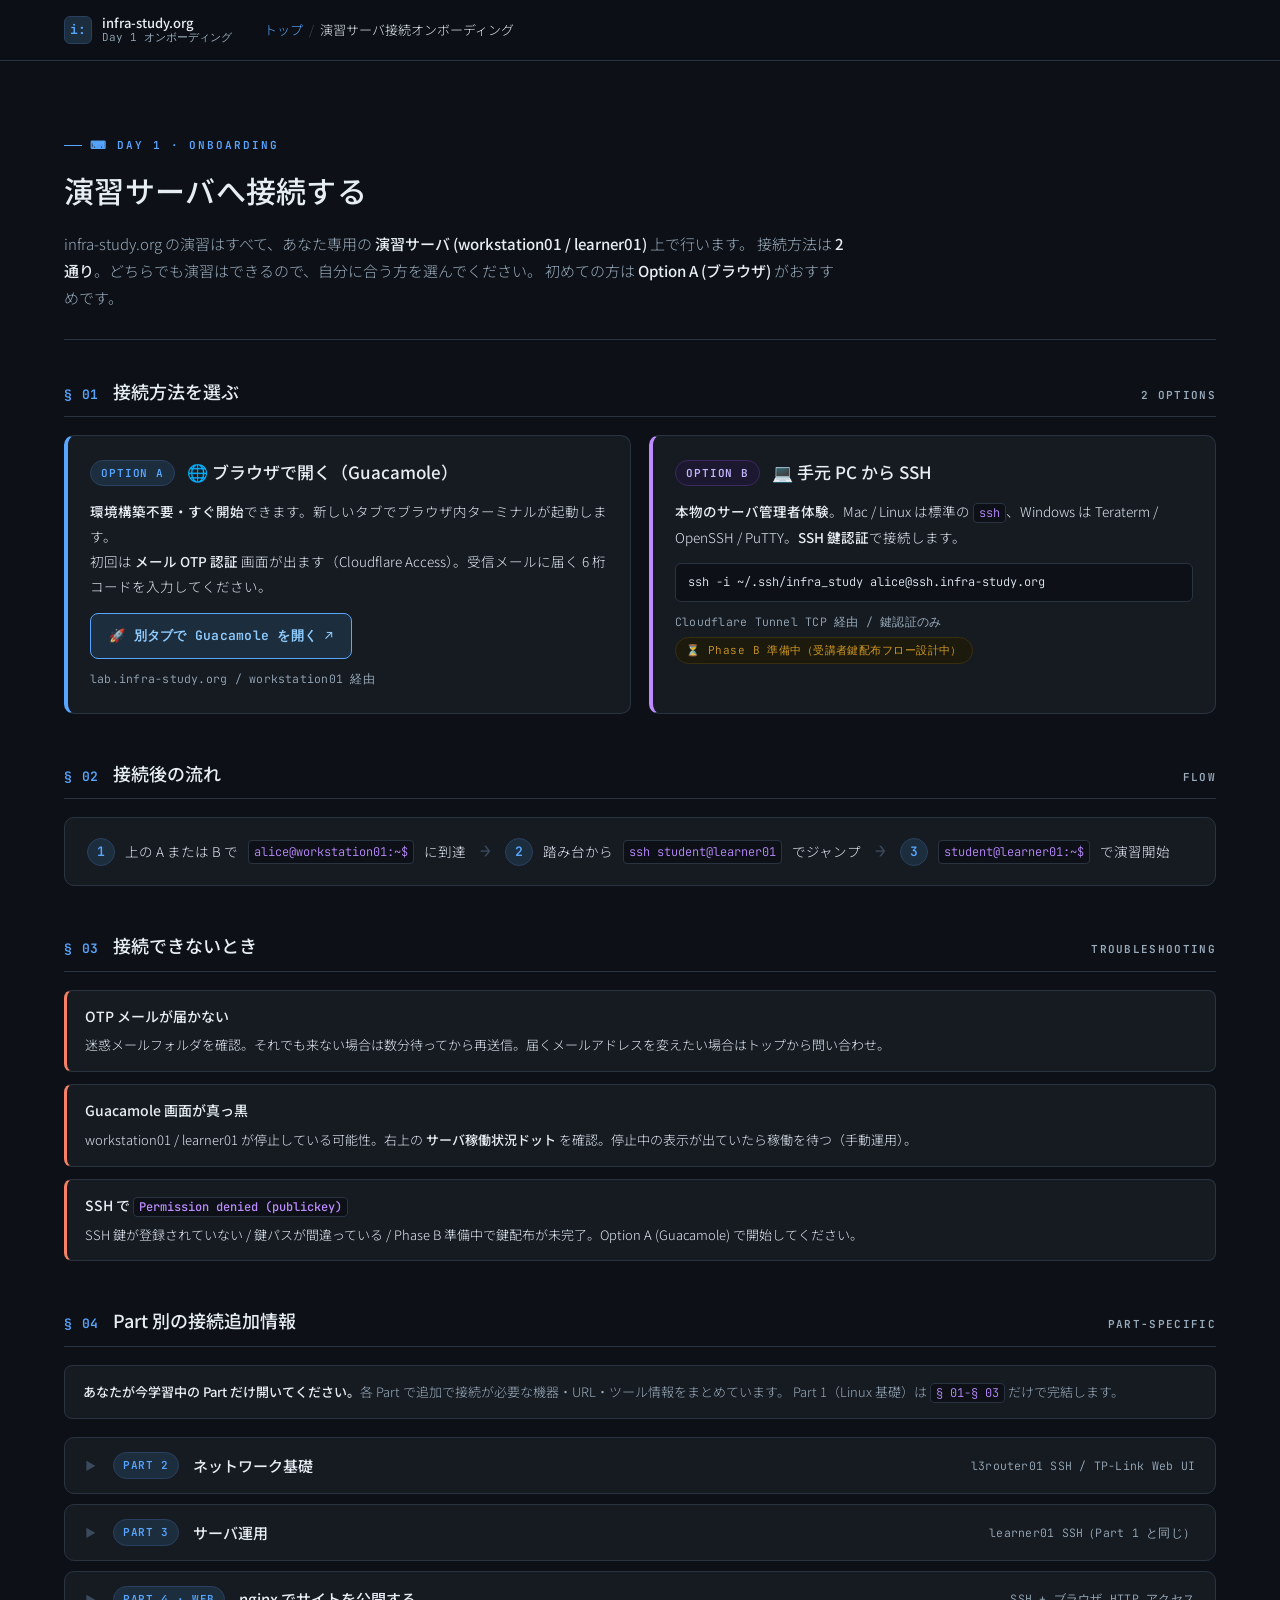
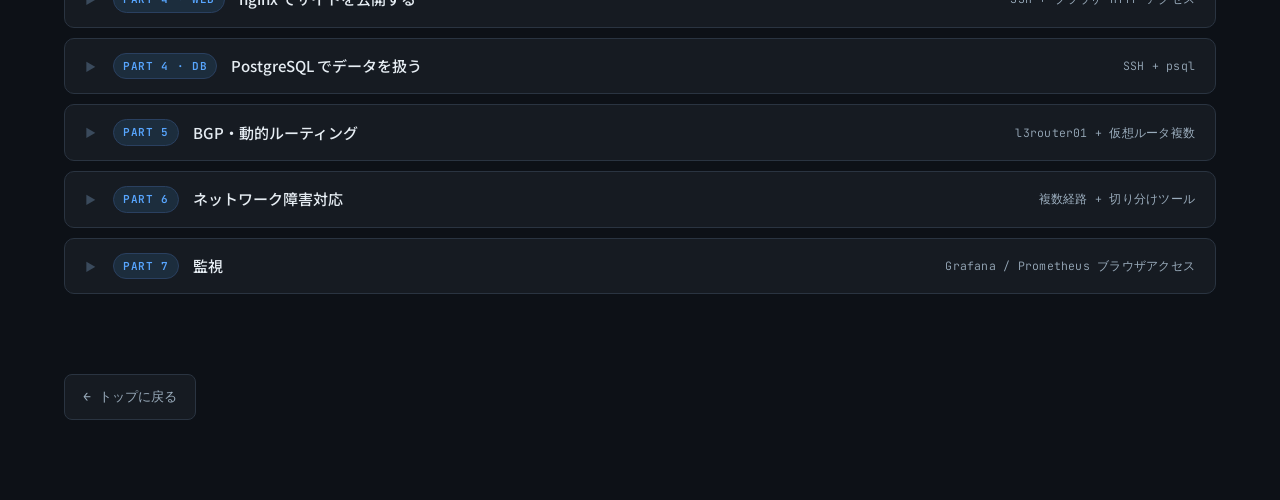
<file: connect.html>
<!DOCTYPE html>
<html lang="ja">
<head>
<meta charset="UTF-8">
<meta name="viewport" content="width=device-width, initial-scale=1.0">
<title>演習サーバ接続オンボーディング — infra-study.org</title>
<style>
@import url('https://fonts.googleapis.com/css2?family=JetBrains+Mono:wght@400;600&family=Noto+Sans+JP:wght@300;400;500&display=swap');
:root{
  --bg:#0d1117; --bg2:#161b22; --bg3:#1c2230; --border:#2a3441;
  --text:#e2eaf3; --text-strong:#e6edf3; --muted:#9aacbc; --muted-dim:#3a4a5c;
  --accent:#58a6ff; --green:#3fb950; --amber:#d29922; --purple:#bc8cff; --coral:#f78166; --red:#f85149;
  --accent-bg:#1c2d3d; --accent-bg-hi:#1e3550; --accent-border:#2a4060; --accent-text:#8ecbff;
  --green-bg:#1c2616; --green-border:#2a4020; --green-text:#6fd672;
  --amber-bg:#1c1a0d; --amber-border:#3a3010;
  --purple-bg:#1c1830; --purple-border:#3a2860; --purple-text:#c4b5fd;
  --coral-bg:#1c0e0a; --coral-border:#3a1a10;
  --font-sans:'Noto Sans JP',-apple-system,BlinkMacSystemFont,sans-serif;
  --font-mono:'JetBrains Mono','SF Mono',Menlo,Consolas,monospace;
}
*{box-sizing:border-box;margin:0;padding:0}
html,body{background:var(--bg);color:var(--text);font-family:var(--font-sans);font-weight:300;font-size:14px;line-height:1.7}
a{color:var(--accent);text-decoration:none}
a:hover{text-decoration:underline}
strong{color:var(--text-strong);font-weight:500}
code{font-family:var(--font-mono);font-size:12px;background:var(--bg);border:1px solid var(--border);padding:1px 5px;border-radius:4px;color:var(--purple)}
button{font-family:inherit;cursor:pointer;border:none;background:none;color:inherit}

.site-header{position:sticky;top:0;z-index:50;background:rgba(13,17,23,0.92);border-bottom:1px solid var(--border);backdrop-filter:blur(8px)}
.header-inner{max-width:min(96vw,1200px);margin:0 auto;height:60px;padding:0 24px;display:flex;align-items:center;gap:32px}
.brand{display:flex;align-items:center;gap:10px}
.brand-mark{width:28px;height:28px;border-radius:6px;background:var(--accent-bg);border:1px solid var(--accent-border);display:flex;align-items:center;justify-content:center;font-family:var(--font-mono);font-weight:600;color:var(--accent);font-size:13px}
.brand-text{display:flex;flex-direction:column;line-height:1.15}
.brand-name{font-size:13px;color:var(--text-strong);font-weight:500}
.brand-domain{font-size:11px;color:var(--muted);font-family:var(--font-mono)}
.crumb{font-size:13px;color:var(--muted)}
.crumb .sep{color:var(--muted-dim);margin:0 6px}
.crumb .now{color:var(--text-strong)}

main{max-width:min(94vw,1200px);margin:0 auto;padding:32px 24px 80px}

.hero{padding:36px 0 28px;border-bottom:1px solid var(--border);margin-bottom:36px}
.hero-eyebrow{font-family:var(--font-mono);font-size:11px;color:var(--accent);letter-spacing:0.18em;font-weight:600;margin-bottom:10px;display:inline-flex;align-items:center;gap:8px}
.hero-eyebrow::before{content:"";width:18px;height:1px;background:var(--accent)}
.hero h1{font-size:30px;font-weight:500;color:var(--text-strong);margin-bottom:14px;letter-spacing:0.01em}
.hero-sub{font-size:15px;color:var(--muted);max-width:780px;line-height:1.8}

section{margin-bottom:44px}
section h2{font-size:18px;font-weight:500;color:var(--text-strong);margin-bottom:18px;padding-bottom:10px;border-bottom:1px solid var(--border);display:flex;align-items:baseline;gap:14px}
section h2 .sec-num{font-family:var(--font-mono);font-size:13px;color:var(--accent);letter-spacing:0.06em;font-weight:600}
section h2 .sec-label{font-family:var(--font-mono);font-size:11px;color:var(--muted);letter-spacing:0.12em;font-weight:600;text-transform:uppercase;margin-left:auto}

.connect-grid{display:grid;grid-template-columns:1fr 1fr;gap:18px}
.connect-card{background:var(--bg2);border:1px solid var(--border);border-radius:10px;padding:22px 22px 24px;position:relative;transition:border-color 0.2s ease}
.connect-card.option-a{border-left:4px solid var(--accent)}
.connect-card.option-b{border-left:4px solid var(--purple)}
.connect-card-head{display:flex;align-items:center;gap:12px;margin-bottom:12px;flex-wrap:wrap}
.connect-card-badge{font-family:var(--font-mono);font-size:11px;font-weight:600;letter-spacing:0.08em;padding:3px 10px;border-radius:99px;text-transform:uppercase}
.connect-card.option-a .connect-card-badge{background:var(--accent-bg);border:1px solid var(--accent-border);color:var(--accent)}
.connect-card.option-b .connect-card-badge{background:var(--purple-bg);border:1px solid var(--purple-border);color:var(--purple-text)}
.connect-card-title{font-size:17px;color:var(--text-strong);font-weight:500}
.connect-card-desc{font-size:13.5px;color:var(--text);line-height:1.85;margin-bottom:14px}
.connect-btn{display:inline-flex;align-items:center;gap:8px;padding:11px 18px;border-radius:8px;font-family:var(--font-mono);font-size:13px;font-weight:600;letter-spacing:0.02em;transition:background 0.2s ease}
.connect-card.option-a .connect-btn{background:var(--accent-bg);border:1px solid var(--accent);color:var(--accent-text)}
.connect-card.option-a .connect-btn:hover{background:var(--accent-bg-hi);text-decoration:none}
.connect-card.option-b .connect-btn{background:var(--purple-bg);border:1px solid var(--purple-border);color:var(--purple-text)}
.connect-card-meta{font-size:11.5px;color:var(--muted);margin-top:10px;font-family:var(--font-mono);letter-spacing:0.02em}
.connect-ssh-cmd{display:flex;align-items:center;gap:8px;padding:8px 12px;background:var(--bg);border:1px solid var(--border);border-radius:6px;font-family:var(--font-mono);font-size:12px;margin-bottom:10px}
.connect-ssh-cmd code{background:none;border:none;padding:0;color:var(--text)}
.connect-pending{display:inline-block;font-size:11px;color:var(--amber);background:var(--amber-bg);border:1px solid var(--amber-border);padding:3px 10px;border-radius:99px;margin-top:6px;font-family:var(--font-mono);letter-spacing:0.04em}

.flow-row{display:flex;align-items:center;gap:14px;padding:18px 22px;background:var(--bg2);border:1px solid var(--border);border-radius:10px;flex-wrap:wrap}
.flow-step{display:flex;align-items:center;gap:10px;font-size:13.5px;color:var(--text)}
.flow-num{width:28px;height:28px;border-radius:50%;background:var(--accent-bg);border:1px solid var(--accent-border);color:var(--accent);display:flex;align-items:center;justify-content:center;font-family:var(--font-mono);font-weight:600;font-size:13px}
.flow-arr{color:var(--muted-dim);font-size:18px;font-family:var(--font-mono)}

.trouble-list{display:flex;flex-direction:column;gap:12px}
.trouble-item{background:var(--bg2);border:1px solid var(--border);border-left:3px solid var(--coral);border-radius:8px;padding:14px 18px}
.trouble-item h3{font-size:14px;color:var(--text-strong);font-weight:500;margin-bottom:6px}
.trouble-item p{font-size:13px;color:var(--text);line-height:1.75}

.back-banner{display:inline-flex;align-items:center;gap:10px;padding:11px 18px;background:var(--bg2);border:1px solid var(--border);border-radius:8px;font-size:13px;color:var(--muted);margin-top:36px;font-family:var(--font-mono)}
.back-banner:hover{border-color:var(--accent);background:var(--accent-bg);text-decoration:none}

/* ── Part 別アコーディオン (詳細は _ui-wireframe.md 第 12.7 節) ── */
.parts-intro{font-size:13px;color:var(--muted);background:var(--bg2);border:1px solid var(--border);border-radius:8px;padding:14px 18px;margin-bottom:18px;line-height:1.8}
.parts-intro strong{color:var(--text-strong);font-weight:500}
.part-acc{background:var(--bg2);border:1px solid var(--border);border-radius:10px;overflow:hidden;margin-bottom:10px}
.part-acc summary{padding:14px 20px;cursor:pointer;list-style:none;display:flex;align-items:center;gap:14px;flex-wrap:wrap;transition:background 0.2s ease}
.part-acc summary::-webkit-details-marker{display:none}
.part-acc summary::before{content:"▶";color:var(--muted-dim);font-size:11px;width:14px}
.part-acc[open] summary::before{content:"▼";color:var(--accent)}
.part-acc summary:hover{background:var(--bg3)}
.part-num{font-family:var(--font-mono);font-size:11px;color:var(--accent);background:var(--accent-bg);border:1px solid var(--accent-border);padding:3px 9px;border-radius:99px;letter-spacing:0.06em;font-weight:600}
.part-title{font-size:15px;color:var(--text-strong);font-weight:500}
.part-meta{margin-left:auto;font-size:11.5px;color:var(--muted);font-family:var(--font-mono);letter-spacing:0.02em}
.part-acc .part-body{padding:16px 24px 22px;border-top:1px solid var(--border);font-size:13px;color:var(--text);line-height:1.85}
.placeholder{color:var(--muted);font-style:italic;background:var(--bg);border:1px dashed var(--border);padding:14px 16px;border-radius:8px;font-size:12.5px;line-height:1.7}
.placeholder strong{color:var(--amber);font-style:normal;font-weight:600;font-family:var(--font-mono);font-size:11px;letter-spacing:0.06em}

@media (max-width:760px){
  .connect-grid{grid-template-columns:1fr}
  .flow-row{flex-direction:column;align-items:flex-start}
  .flow-arr{transform:rotate(90deg)}
}
</style>
</head>
<body>

<header class="site-header">
  <div class="header-inner">
    <a href="index.html" class="brand">
      <div class="brand-mark">i:</div>
      <div class="brand-text">
        <div class="brand-name">infra-study.org</div>
        <div class="brand-domain">Day 1 オンボーディング</div>
      </div>
    </a>
    <div class="crumb">
      <a href="index.html">トップ</a><span class="sep">/</span><span class="now">演習サーバ接続オンボーディング</span>
    </div>
  </div>
</header>

<main>

  <div class="hero">
    <div class="hero-eyebrow">⌨ DAY 1 · ONBOARDING</div>
    <h1>演習サーバへ接続する</h1>
    <p class="hero-sub">
      infra-study.org の演習はすべて、あなた専用の <strong>演習サーバ (workstation01 / learner01)</strong> 上で行います。
      接続方法は <strong>2 通り</strong>。どちらでも演習はできるので、自分に合う方を選んでください。
      初めての方は <strong>Option A (ブラウザ)</strong> がおすすめです。
    </p>
  </div>

  <section>
    <h2><span class="sec-num">§ 01</span> 接続方法を選ぶ <span class="sec-label">2 OPTIONS</span></h2>

    <div class="connect-grid">

      <div class="connect-card option-a">
        <div class="connect-card-head">
          <span class="connect-card-badge">Option A</span>
          <span class="connect-card-title">🌐 ブラウザで開く（Guacamole）</span>
        </div>
        <div class="connect-card-desc">
          <strong>環境構築不要・すぐ開始</strong>できます。新しいタブでブラウザ内ターミナルが起動します。<br>
          初回は <strong>メール OTP 認証</strong> 画面が出ます（Cloudflare Access）。受信メールに届く 6 桁コードを入力してください。
        </div>
        <a href="https://lab.infra-study.org/guacamole/" target="_blank" rel="noopener" class="connect-btn">
          <span>🚀 別タブで Guacamole を開く</span>
          <span>↗</span>
        </a>
        <div class="connect-card-meta">lab.infra-study.org / workstation01 経由</div>
      </div>

      <div class="connect-card option-b">
        <div class="connect-card-head">
          <span class="connect-card-badge">Option B</span>
          <span class="connect-card-title">💻 手元 PC から SSH</span>
        </div>
        <div class="connect-card-desc">
          <strong>本物のサーバ管理者体験</strong>。Mac / Linux は標準の <code>ssh</code>、Windows は Teraterm / OpenSSH / PuTTY。<strong>SSH 鍵認証</strong>で接続します。
        </div>
        <div class="connect-ssh-cmd">
          <code>ssh -i ~/.ssh/infra_study alice@ssh.infra-study.org</code>
        </div>
        <div class="connect-card-meta">Cloudflare Tunnel TCP 経由 / 鍵認証のみ</div>
        <span class="connect-pending">⏳ Phase B 準備中（受講者鍵配布フロー設計中）</span>
      </div>

    </div>
  </section>

  <section>
    <h2><span class="sec-num">§ 02</span> 接続後の流れ <span class="sec-label">FLOW</span></h2>

    <div class="flow-row">
      <span class="flow-step"><span class="flow-num">1</span>上の A または B で <code>alice@workstation01:~$</code> に到達</span>
      <span class="flow-arr">→</span>
      <span class="flow-step"><span class="flow-num">2</span>踏み台から <code>ssh student@learner01</code> でジャンプ</span>
      <span class="flow-arr">→</span>
      <span class="flow-step"><span class="flow-num">3</span><code>student@learner01:~$</code> で演習開始</span>
    </div>
  </section>

  <section>
    <h2><span class="sec-num">§ 03</span> 接続できないとき <span class="sec-label">TROUBLESHOOTING</span></h2>

    <div class="trouble-list">
      <div class="trouble-item">
        <h3>OTP メールが届かない</h3>
        <p>迷惑メールフォルダを確認。それでも来ない場合は数分待ってから再送信。届くメールアドレスを変えたい場合はトップから問い合わせ。</p>
      </div>
      <div class="trouble-item">
        <h3>Guacamole 画面が真っ黒</h3>
        <p>workstation01 / learner01 が停止している可能性。右上の <strong>サーバ稼働状況ドット</strong> を確認。停止中の表示が出ていたら稼働を待つ（手動運用）。</p>
      </div>
      <div class="trouble-item">
        <h3>SSH で <code>Permission denied (publickey)</code></h3>
        <p>SSH 鍵が登録されていない / 鍵パスが間違っている / Phase B 準備中で鍵配布が未完了。Option A (Guacamole) で開始してください。</p>
      </div>
    </div>
  </section>

  <section>
    <h2><span class="sec-num">§ 04</span> Part 別の接続追加情報 <span class="sec-label">PART-SPECIFIC</span></h2>

    <div class="parts-intro">
      <strong>あなたが今学習中の Part だけ開いてください。</strong>各 Part で追加で接続が必要な機器・URL・ツール情報をまとめています。
      Part 1（Linux 基礎）は <code>§ 01-§ 03</code> だけで完結します。
    </div>

    <details class="part-acc">
      <summary>
        <span class="part-num">PART 2</span>
        <span class="part-title">ネットワーク基礎</span>
        <span class="part-meta">l3router01 SSH / TP-Link Web UI</span>
      </summary>
      <div class="part-body">
        <div class="placeholder">
          <strong>PLACEHOLDER · TECH/NETWORK が Part 2 着手時に記入</strong><br><br>
          想定: <code>ssh ops@l3router01</code>（workstation01 踏み台経由 / VM-111 / FRRouting）<br>
          想定: TP-Link TL-SG108E Web 管理 UI（ブラウザで <code>http://192.168.1.x</code> / VLAN 設定のみ）
        </div>
      </div>
    </details>

    <details class="part-acc">
      <summary>
        <span class="part-num">PART 3</span>
        <span class="part-title">サーバ運用</span>
        <span class="part-meta">learner01 SSH（Part 1 と同じ）</span>
      </summary>
      <div class="part-body">
        <div class="placeholder">
          <strong>PLACEHOLDER · TECH/SERVER が Part 3 着手時に記入</strong><br><br>
          想定: learner01 SSH 接続だけで完結（cron / systemd / シェルスクリプト演習）<br>
          想定: 接続情報は § 01-§ 03 と同じ。追加情報があればここに
        </div>
      </div>
    </details>

    <details class="part-acc">
      <summary>
        <span class="part-num">PART 4 · WEB</span>
        <span class="part-title">nginx でサイトを公開する</span>
        <span class="part-meta">SSH + ブラウザ HTTP アクセス</span>
      </summary>
      <div class="part-body">
        <div class="placeholder">
          <strong>PLACEHOLDER · TECH/WEB が Part 4 着手時に記入</strong><br><br>
          想定: SSH 系統 = learner01 で <code>/etc/nginx/</code> 編集<br>
          想定: HTTP 系統 = 受講者ブラウザから <code>http://learner01:8080</code> へ直接アクセス<br>
          想定: 設定編集 → <code>nginx -t</code> → reload → ブラウザ確認のサイクル
        </div>
      </div>
    </details>

    <details class="part-acc">
      <summary>
        <span class="part-num">PART 4 · DB</span>
        <span class="part-title">PostgreSQL でデータを扱う</span>
        <span class="part-meta">SSH + psql</span>
      </summary>
      <div class="part-body">
        <div class="placeholder">
          <strong>PLACEHOLDER · TECH/DB が Part 4 着手時に記入</strong><br><br>
          想定: SSH で learner01 に入り <code>psql -U postgres</code> / <code>sudo -u postgres psql</code><br>
          想定: 接続文字列早見表（ホスト / ポート 5432 / ユーザ / DB 名）<br>
          想定: 基本チートシート <code>\l \dt \d tablename \q</code>
        </div>
      </div>
    </details>

    <details class="part-acc">
      <summary>
        <span class="part-num">PART 5</span>
        <span class="part-title">BGP・動的ルーティング</span>
        <span class="part-meta">l3router01 + 仮想ルータ複数</span>
      </summary>
      <div class="part-body">
        <div class="placeholder">
          <strong>PLACEHOLDER · TECH/NETWORK が Part 5 着手時に記入</strong><br><br>
          想定: AS 番号・neighbor IP 早見表<br>
          想定: <code>vtysh -c "show ip bgp summary"</code> 等の vtysh コマンド集
        </div>
      </div>
    </details>

    <details class="part-acc">
      <summary>
        <span class="part-num">PART 6</span>
        <span class="part-title">ネットワーク障害対応</span>
        <span class="part-meta">複数経路 + 切り分けツール</span>
      </summary>
      <div class="part-body">
        <div class="placeholder">
          <strong>PLACEHOLDER · CONTENT/TECH-NETWORK が Part 6 着手時に記入</strong><br><br>
          想定: 障害切り分けチェックリスト（物理 → L3 → アプリの順）<br>
          想定: <code>ping</code> / <code>traceroute</code> / <code>mtr</code> / <code>tcpdump</code> 起動先の整理
        </div>
      </div>
    </details>

    <details class="part-acc">
      <summary>
        <span class="part-num">PART 7</span>
        <span class="part-title">監視</span>
        <span class="part-meta">Grafana / Prometheus ブラウザアクセス</span>
      </summary>
      <div class="part-body">
        <div class="placeholder">
          <strong>PLACEHOLDER · TECH/SERVER が Part 7 着手時に記入</strong><br><br>
          想定: Grafana <code>http://learner01:3000</code> / Prometheus <code>http://learner01:9090</code><br>
          想定: アラート状態（Firing / Pending / Inactive）の見方<br>
          想定: 自分の VM IP 確認コマンド（ポートは固定 / IP は受講者ごとに異なる）
        </div>
      </div>
    </details>
  </section>

  <a href="index.html" class="back-banner">← トップに戻る</a>

</main>

</body>
</html>
</file>
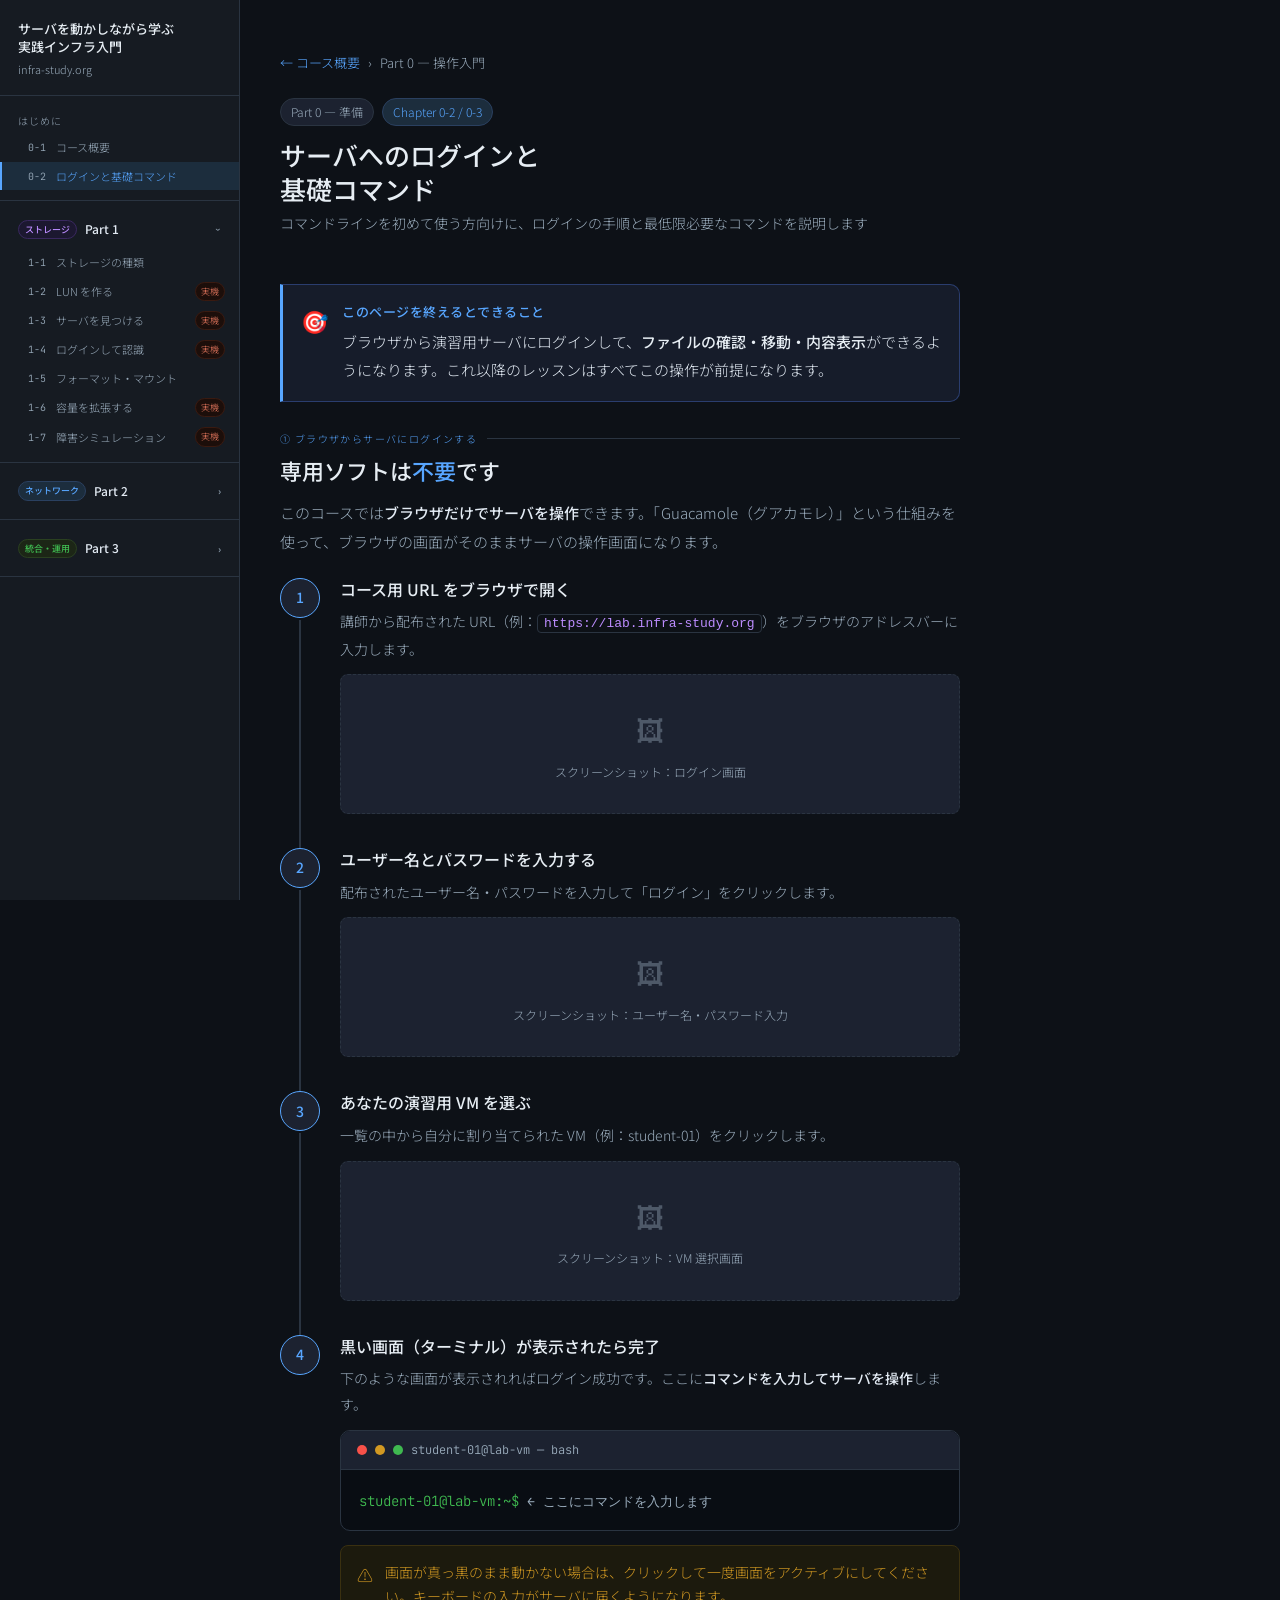
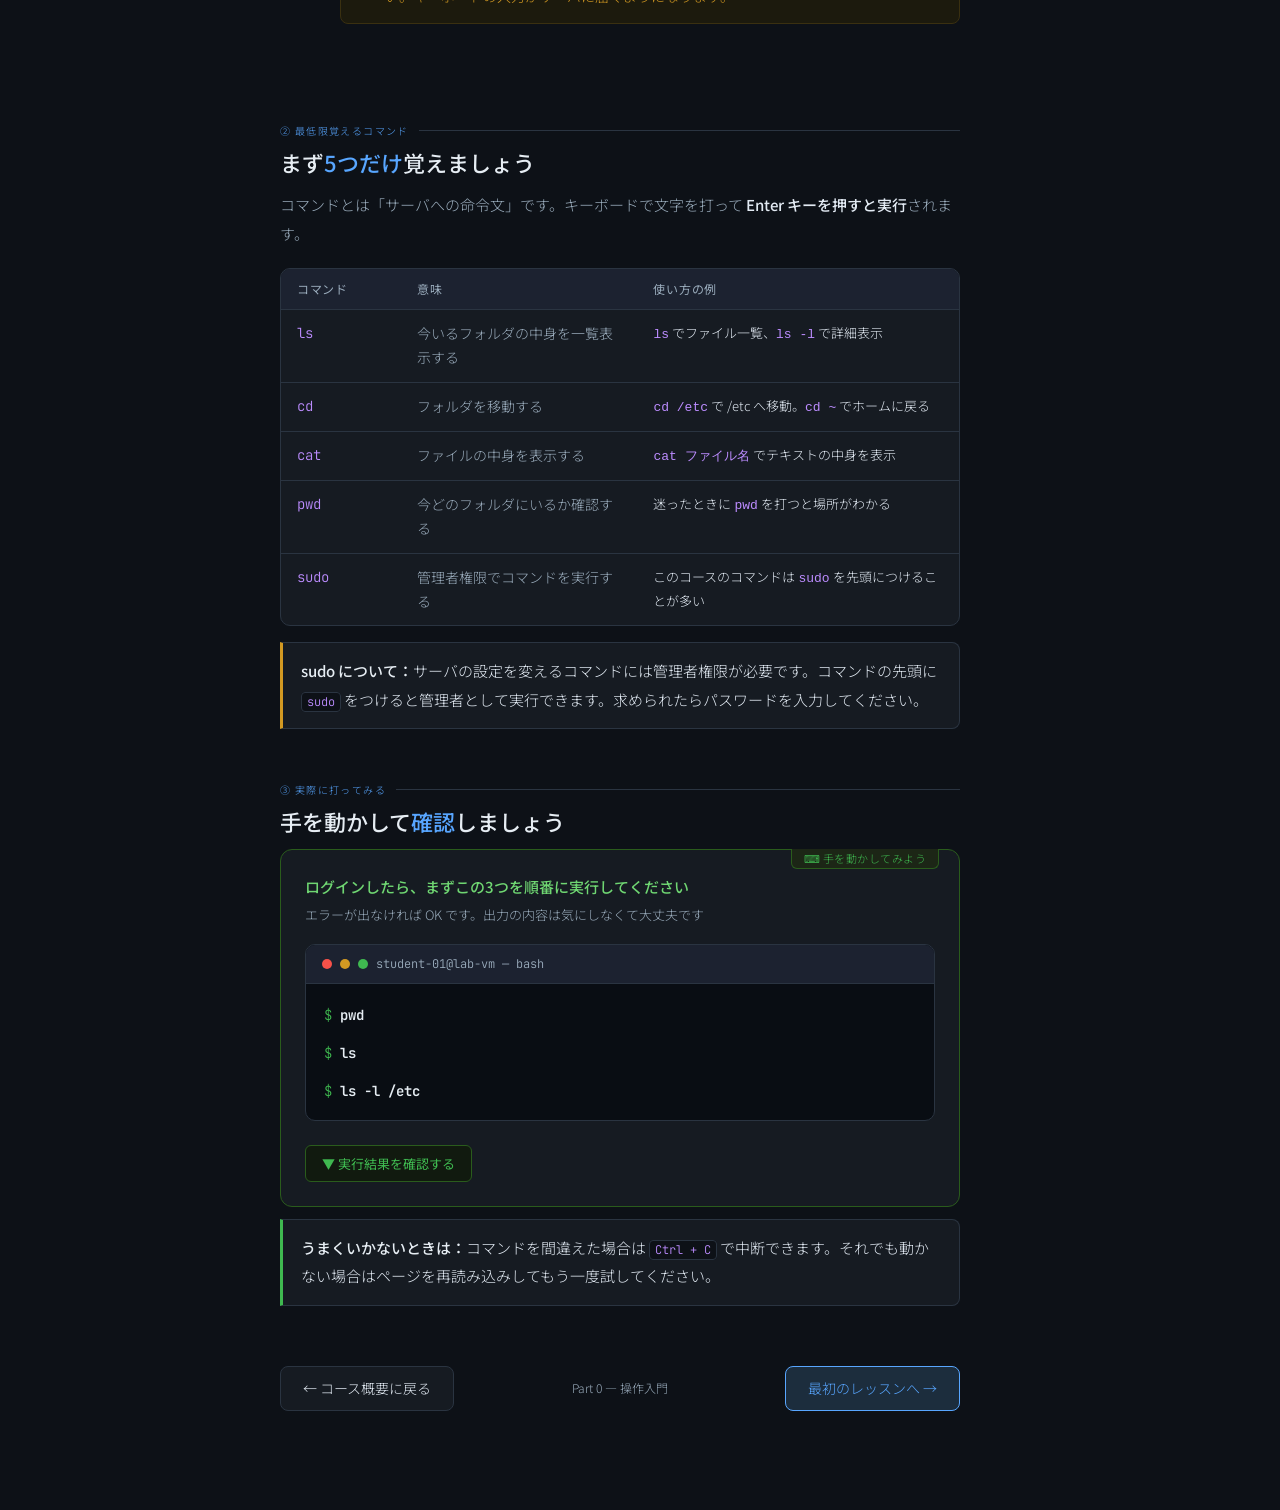
<file: intro.html>
<!DOCTYPE html>
<html lang="ja">
<head>
<meta charset="UTF-8">
<meta name="viewport" content="width=device-width, initial-scale=1.0">
<title>操作入門 — ログインと基礎コマンド</title>
<link rel="stylesheet" href="style.css">
<style>
/* intro.html 専用スタイル */
body.layout-page .sb-main-wrap { min-height: 100vh; }
.content { max-width: 760px; padding: 52px 40px 100px; }
.section { margin-bottom: 52px; }
.section-eyebrow {
  font-size: 10px; letter-spacing: 0.14em; color: var(--accent);
  text-transform: uppercase; margin-bottom: 8px;
  display: flex; align-items: center; gap: 10px;
}
.section-eyebrow::after { content: ''; flex: 1; height: 1px; background: var(--border); }
h2 { font-size: 22px; font-weight: 500; color: #e6edf3; margin-bottom: 12px; }
h2 span { color: var(--accent); }
.lead { font-size: 15px; color: var(--muted); line-height: 1.95; margin-bottom: 20px; }
.lead strong { color: var(--text); font-weight: 500; }

/* ヒーロー */
.page-hero { margin-bottom: 48px; }
.breadcrumb { display: flex; align-items: center; gap: 8px; font-size: 13px; color: var(--muted); margin-bottom: 24px; }
.breadcrumb a { color: var(--accent); text-decoration: none; }
.breadcrumb a:hover { text-decoration: underline; }
.page-tags { display: flex; gap: 8px; margin-bottom: 12px; }
.ptag { font-size: 12px; padding: 3px 10px; border-radius: 99px; background: #1c2230; color: var(--muted); border: 1px solid var(--border); }
.ptag.blue { background: #1c2d3d; color: var(--accent); border-color: #2a4060; }

/* ステップ（ログイン手順） */
.steps { display: flex; flex-direction: column; gap: 0; }
.step-item { display: flex; gap: 0; position: relative; }
.step-item:not(:last-child)::after {
  content: ''; position: absolute; left: 19px; top: 44px;
  width: 2px; height: calc(100% - 8px); background: var(--border);
}
.step-circle {
  width: 40px; height: 40px; border-radius: 50%;
  border: 1.5px solid var(--accent); background: var(--bg3);
  display: flex; align-items: center; justify-content: center;
  font-size: 14px; font-weight: 500; color: var(--accent);
  flex-shrink: 0; position: relative; z-index: 1; margin-top: 2px;
}
.step-content { flex: 1; padding: 0 0 32px 20px; }
.step-title { font-size: 16px; font-weight: 500; color: #e6edf3; margin-bottom: 6px; }
.step-desc { font-size: 14px; color: var(--muted); line-height: 1.85; margin-bottom: 12px; }
.step-desc strong { color: var(--text); font-weight: 500; }

/* スクリーンショットプレースホルダー */
.img-placeholder {
  background: var(--bg3); border: 1px dashed var(--border); border-radius: 8px;
  height: 140px; display: flex; flex-direction: column;
  align-items: center; justify-content: center; gap: 8px;
  color: var(--muted); font-size: 12px; margin-bottom: 0;
}
.img-placeholder .ph-icon { font-size: 28px; opacity: 0.4; }

/* コマンドテーブル */
.cmd-table-wrap { background: var(--bg2); border: 1px solid var(--border); border-radius: 10px; overflow: hidden; margin-bottom: 16px; }
.cmd-table { width: 100%; border-collapse: collapse; font-size: 14px; }
.cmd-table th {
  text-align: left; padding: 10px 16px; background: var(--bg3);
  color: var(--muted); font-weight: 400; font-size: 12px; letter-spacing: 0.06em;
  border-bottom: 1px solid var(--border);
}
.cmd-table td { padding: 12px 16px; border-bottom: 1px solid var(--border); vertical-align: top; }
.cmd-table tr:last-child td { border-bottom: none; }
.cmd-table td:first-child { font-family: 'JetBrains Mono', monospace; font-size: 14px; color: var(--purple); white-space: nowrap; width: 120px; }
.cmd-table td:nth-child(2) { color: var(--muted); }
.cmd-table td:last-child { color: var(--text); font-size: 13px; }

/* ハンズオン */
.hands-on-box {
  background: var(--bg2); border: 1px solid #2a5c1c;
  border-radius: 12px; padding: 24px; position: relative; margin-bottom: 12px;
}
.hands-on-box::before {
  content: '⌨  手を動かしてみよう';
  position: absolute; top: -1px; right: 20px;
  background: #1c2616; border: 1px solid #2a5c1c; border-top: none;
  padding: 0 12px; font-size: 11px; color: var(--green);
  border-radius: 0 0 6px 6px; letter-spacing: 0.04em;
}
.hands-on-title { font-size: 15px; font-weight: 500; color: #6fd672; margin-bottom: 4px; }
.hands-on-sub { font-size: 13px; color: var(--muted); margin-bottom: 18px; }
.show-btn {
  display: inline-flex; align-items: center; gap: 6px; padding: 8px 16px;
  border-radius: 6px; border: 1px solid #2a5c1c; background: #111a0f;
  color: var(--green); font-size: 13px; font-family: 'Noto Sans JP', sans-serif;
  cursor: pointer; transition: all 0.15s; margin-top: 10px;
}
.show-btn:hover { background: #172514; border-color: var(--green); }

/* 注意ボックス */
.warn-box {
  display: flex; gap: 12px; background: #1c1a0d; border: 1px solid #3a3010;
  border-radius: 8px; padding: 14px 16px; font-size: 14px; color: var(--amber);
  line-height: 1.75; margin-bottom: 14px;
}

/* ナビゲーション */
.page-nav { display: flex; justify-content: space-between; align-items: center; margin-top: 60px; gap: 12px; }
.nav-btn {
  display: inline-flex; align-items: center; gap: 8px; padding: 10px 22px;
  border-radius: 8px; border: 1px solid var(--border); background: var(--bg2);
  color: var(--text); font-size: 14px; font-family: 'Noto Sans JP', sans-serif;
  cursor: pointer; text-decoration: none; transition: all 0.15s;
}
.nav-btn:hover { border-color: var(--accent); color: var(--accent); }
.nav-btn.primary { background: #1c2d3d; border-color: var(--accent); color: var(--accent); }
.nav-btn.primary:hover { background: #1e3550; }
.nav-center { font-size: 12px; color: var(--muted); text-align: center; }
</style>
</head>
<body class="layout-page" data-page="intro.html">
<div class="sb-main-wrap">
<div class="content">

  <!-- ヒーロー -->
  <div class="page-hero">
    <div class="breadcrumb">
      <a href="index.html">← コース概要</a>
      <span>›</span>
      <span>Part 0 — 操作入門</span>
    </div>
    <div class="page-tags">
      <span class="ptag">Part 0 — 準備</span>
      <span class="ptag blue">Chapter 0-2 / 0-3</span>
    </div>
    <h1 style="font-size:26px;font-weight:500;color:#e6edf3;margin-bottom:6px;line-height:1.3">
      サーバへのログインと<br>基礎コマンド
    </h1>
    <p style="font-size:14px;color:var(--muted);margin-bottom:0">コマンドラインを初めて使う方向けに、ログインの手順と最低限必要なコマンドを説明します</p>
  </div>

  <div class="purpose-box">
    <span class="purpose-icon">🎯</span>
    <div>
      <div class="purpose-title">このページを終えるとできること</div>
      <div class="purpose-body">
        ブラウザから演習用サーバにログインして、<strong>ファイルの確認・移動・内容表示</strong>ができるようになります。これ以降のレッスンはすべてこの操作が前提になります。
      </div>
    </div>
  </div>

  <!-- STEP 1: ログイン方法 -->
  <div class="section">
    <p class="section-eyebrow">① ブラウザからサーバにログインする</p>
    <h2>専用ソフトは<span>不要</span>です</h2>
    <p class="lead">このコースでは<strong>ブラウザだけでサーバを操作</strong>できます。「Guacamole（グアカモレ）」という仕組みを使って、ブラウザの画面がそのままサーバの操作画面になります。</p>

    <div class="steps">
      <div class="step-item">
        <div class="step-circle">1</div>
        <div class="step-content">
          <div class="step-title">コース用 URL をブラウザで開く</div>
          <div class="step-desc">講師から配布された URL（例：<code style="font-family:monospace;font-size:13px;background:#0d1117;padding:1px 6px;border-radius:4px;border:1px solid #2a3441;color:#bc8cff">https://lab.infra-study.org</code>）をブラウザのアドレスバーに入力します。</div>
          <div class="img-placeholder"><span class="ph-icon">🖼</span><span>スクリーンショット：ログイン画面</span></div>
        </div>
      </div>
      <div class="step-item">
        <div class="step-circle">2</div>
        <div class="step-content">
          <div class="step-title">ユーザー名とパスワードを入力する</div>
          <div class="step-desc">配布されたユーザー名・パスワードを入力して「ログイン」をクリックします。</div>
          <div class="img-placeholder"><span class="ph-icon">🖼</span><span>スクリーンショット：ユーザー名・パスワード入力</span></div>
        </div>
      </div>
      <div class="step-item">
        <div class="step-circle">3</div>
        <div class="step-content">
          <div class="step-title">あなたの演習用 VM を選ぶ</div>
          <div class="step-desc">一覧の中から自分に割り当てられた VM（例：student-01）をクリックします。</div>
          <div class="img-placeholder"><span class="ph-icon">🖼</span><span>スクリーンショット：VM 選択画面</span></div>
        </div>
      </div>
      <div class="step-item">
        <div class="step-circle">4</div>
        <div class="step-content">
          <div class="step-title">黒い画面（ターミナル）が表示されたら完了</div>
          <div class="step-desc">下のような画面が表示されればログイン成功です。ここに<strong>コマンドを入力してサーバを操作</strong>します。</div>
          <div class="cmd-block">
            <div class="cmd-header">
              <span class="dot r"></span><span class="dot y"></span><span class="dot g"></span>
              <span>student-01@lab-vm — bash</span>
            </div>
            <div class="cmd-body">
              <span class="cmd-prompt">student-01@lab-vm:~$ </span>
              <span style="font-family:'JetBrains Mono',monospace;font-size:13px;color:#9aacbc">← ここにコマンドを入力します</span>
            </div>
          </div>
          <div class="warn-box">
            <span style="font-size:16px;flex-shrink:0;margin-top:1px">⚠</span>
            <span>画面が真っ黒のまま動かない場合は、クリックして一度画面をアクティブにしてください。キーボードの入力がサーバに届くようになります。</span>
          </div>
        </div>
      </div>
    </div>
  </div>

  <!-- STEP 2: 基礎コマンド -->
  <div class="section">
    <p class="section-eyebrow">② 最低限覚えるコマンド</p>
    <h2>まず<span>5つだけ</span>覚えましょう</h2>
    <p class="lead">コマンドとは「サーバへの命令文」です。キーボードで文字を打って <strong>Enter キーを押すと実行</strong>されます。</p>
    <div class="cmd-table-wrap">
      <table class="cmd-table">
        <thead>
          <tr><th>コマンド</th><th>意味</th><th>使い方の例</th></tr>
        </thead>
        <tbody>
          <tr><td>ls</td><td>今いるフォルダの中身を一覧表示する</td><td><code style="font-family:monospace;font-size:13px;color:#bc8cff">ls</code> でファイル一覧、<code style="font-family:monospace;font-size:13px;color:#bc8cff">ls -l</code> で詳細表示</td></tr>
          <tr><td>cd</td><td>フォルダを移動する</td><td><code style="font-family:monospace;font-size:13px;color:#bc8cff">cd /etc</code> で /etc へ移動。<code style="font-family:monospace;font-size:13px;color:#bc8cff">cd ~</code> でホームに戻る</td></tr>
          <tr><td>cat</td><td>ファイルの中身を表示する</td><td><code style="font-family:monospace;font-size:13px;color:#bc8cff">cat ファイル名</code> でテキストの中身を表示</td></tr>
          <tr><td>pwd</td><td>今どのフォルダにいるか確認する</td><td>迷ったときに <code style="font-family:monospace;font-size:13px;color:#bc8cff">pwd</code> を打つと場所がわかる</td></tr>
          <tr><td>sudo</td><td>管理者権限でコマンドを実行する</td><td>このコースのコマンドは <code style="font-family:monospace;font-size:13px;color:#bc8cff">sudo</code> を先頭につけることが多い</td></tr>
        </tbody>
      </table>
    </div>
    <div class="expl amber">
      <strong>sudo について：</strong>サーバの設定を変えるコマンドには管理者権限が必要です。コマンドの先頭に <code>sudo</code> をつけると管理者として実行できます。求められたらパスワードを入力してください。
    </div>
  </div>

  <!-- STEP 3: 実習 -->
  <div class="section">
    <p class="section-eyebrow">③ 実際に打ってみる</p>
    <h2>手を動かして<span>確認</span>しましょう</h2>
    <div class="hands-on-box">
      <p class="hands-on-title">ログインしたら、まずこの3つを順番に実行してください</p>
      <p class="hands-on-sub">エラーが出なければ OK です。出力の内容は気にしなくて大丈夫です</p>
      <div class="cmd-block">
        <div class="cmd-header">
          <span class="dot r"></span><span class="dot y"></span><span class="dot g"></span>
          <span>student-01@lab-vm — bash</span>
        </div>
        <div class="cmd-body">
          <div style="margin-bottom:10px"><span class="cmd-prompt">$ </span><span class="cmd-text">pwd</span></div>
          <div style="margin-bottom:10px"><span class="cmd-prompt">$ </span><span class="cmd-text">ls</span></div>
          <div><span class="cmd-prompt">$ </span><span class="cmd-text">ls -l /etc</span></div>
          <div class="cmd-output" id="out1">
<span class="hl">/home/student-01</span>                     ← 今いる場所
<span style="color:#58a6ff">Desktop  Documents  Downloads</span>        ← ホームのフォルダ一覧
<span style="color:#9aacbc">total 120
drwxr-xr-x  3 root root 4096 Jan  1 00:00 apt
...</span>                                      ← /etc の中のファイル一覧
          </div>
        </div>
      </div>
      <button class="show-btn" id="btn1" onclick="showOut()">▼ 実行結果を確認する</button>
    </div>
    <div class="expl green">
      <strong>うまくいかないときは：</strong>コマンドを間違えた場合は <code>Ctrl + C</code> で中断できます。それでも動かない場合はページを再読み込みしてもう一度試してください。
    </div>
  </div>

  <!-- ナビゲーション -->
  <div class="page-nav">
    <a href="index.html" class="nav-btn">← コース概要に戻る</a>
    <div class="nav-center">Part 0 — 操作入門</div>
    <a href="lesson_iscsi_discovery.html" class="nav-btn primary">最初のレッスンへ →</a>
  </div>

</div>
</div>

<script>
function showOut() {
  document.getElementById('out1').style.display = 'block';
  document.getElementById('btn1').style.display = 'none';
}
document.addEventListener('DOMContentLoaded', () => {
  document.getElementById('out1').style.display = 'none';
});
</script>
<script src="common.js"></script>
<script src="sidebar.js"></script>
</body>
</html>
</file>
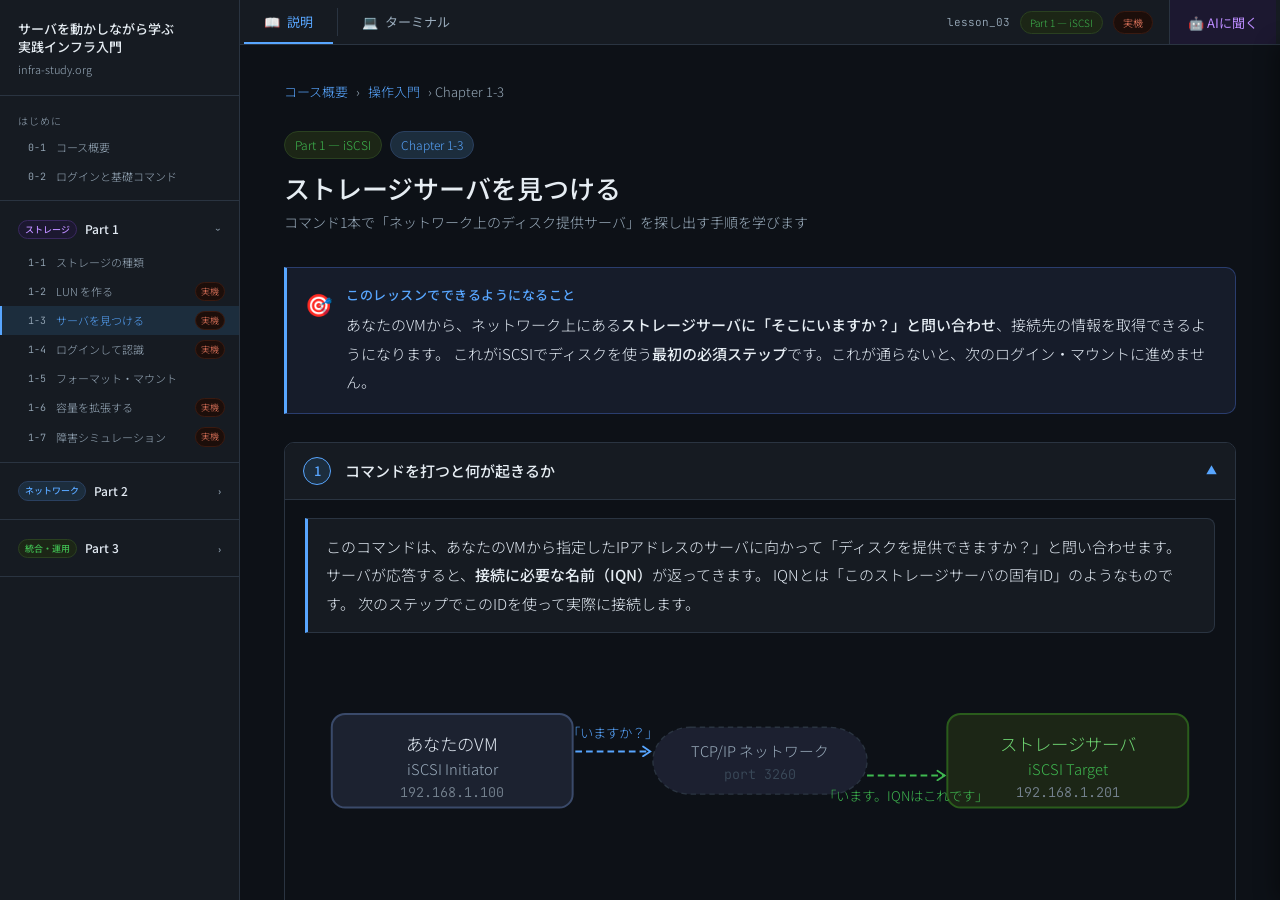
<file: lesson_iscsi_discovery.html>
<!DOCTYPE html>
<html lang="ja">
<head>
<meta charset="UTF-8">
<meta name="viewport" content="width=device-width, initial-scale=1.0">
<title>Chapter 1-3 — ストレージサーバを見つける</title>
<link rel="stylesheet" href="style.css">
</head>
<body class="layout-lesson"
      data-page="lesson_iscsi_discovery.html"
      data-lesson="Chapter 1-3 iSCSI Discovery — iscsiadmコマンドでストレージサーバを発見する">

<div class="sb-main-wrap">

  <!-- タブバー -->
  <div class="tab-bar">
    <button class="tab-btn active" onclick="switchTab('content')" id="tab-content">
      <span class="ti">📖</span> 説明
    </button>
    <div class="tab-divider"></div>
    <button class="tab-btn" onclick="switchTab('terminal')" id="tab-terminal">
      <span class="ti">💻</span> ターミナル
    </button>
    <div class="tab-spacer"></div>
    <div class="tab-meta">
      <span class="tab-chapter">lesson_03</span>
      <span class="tab-badge">Part 1 — iSCSI</span>
      <span class="tab-badge real">実機</span>
    </div>
    <button class="ai-overlay-btn" id="ai-overlay-btn" onclick="toggleAI()">
      🤖 AIに聞く
    </button>
  </div>

  <!-- 説明パネル -->
  <div class="panel active" id="panel-content">
    <div class="content-scroll">

      <div class="breadcrumb">
        <a href="index.html">コース概要</a> ›
        <a href="intro.html">操作入門</a> ›
        Chapter 1-3
      </div>

      <div class="lesson-tags">
        <span class="ltag">Part 1 — iSCSI</span>
        <span class="ltag blue">Chapter 1-3</span>
      </div>
      <h1>ストレージサーバを見つける</h1>
      <p class="subtitle">コマンド1本で「ネットワーク上のディスク提供サーバ」を探し出す手順を学びます</p>

      <div class="purpose-box">
        <span class="purpose-icon">🎯</span>
        <div>
          <div class="purpose-title">このレッスンでできるようになること</div>
          <div class="purpose-body">
            あなたのVMから、ネットワーク上にある<strong>ストレージサーバに「そこにいますか？」と問い合わせ</strong>、接続先の情報を取得できるようになります。
            これがiSCSIでディスクを使う<strong>最初の必須ステップ</strong>です。これが通らないと、次のログイン・マウントに進めません。
          </div>
        </div>
      </div>

      <!-- ステップ1（最初から開いている） -->
      <div class="step-section open">
        <div class="step-header" onclick="toggleStep(this)">
          <span class="step-num">1</span>
          <span class="step-title">コマンドを打つと何が起きるか</span>
          <span class="step-chevron">▼</span>
        </div>
        <div class="step-body">
          <div class="expl">
            このコマンドは、あなたのVMから指定したIPアドレスのサーバに向かって「ディスクを提供できますか？」と問い合わせます。
            サーバが応答すると、<strong>接続に必要な名前（IQN）</strong>が返ってきます。
            IQNとは「このストレージサーバの固有ID」のようなものです。
            次のステップでこのIDを使って実際に接続します。
          </div>
          <svg width="100%" viewBox="0 0 680 180" xmlns="http://www.w3.org/2000/svg" style="display:block;margin-bottom:14px">
            <defs>
              <marker id="a1" viewBox="0 0 10 10" refX="8" refY="5" markerWidth="6" markerHeight="6" orient="auto-start-reverse">
                <path d="M2 1L8 5L2 9" fill="none" stroke="#58a6ff" stroke-width="1.5" stroke-linecap="round"/>
              </marker>
              <marker id="a2" viewBox="0 0 10 10" refX="8" refY="5" markerWidth="6" markerHeight="6" orient="auto-start-reverse">
                <path d="M2 1L8 5L2 9" fill="none" stroke="#3fb950" stroke-width="1.5" stroke-linecap="round"/>
              </marker>
            </defs>
            <rect x="20" y="50" width="180" height="70" rx="10" fill="#1c2230" stroke="#3a4a6a" stroke-width="1.5"/>
            <text x="110" y="78" text-anchor="middle" font-family="Noto Sans JP,sans-serif" font-size="13" fill="#e2eaf3">あなたのVM</text>
            <text x="110" y="96" text-anchor="middle" font-family="Noto Sans JP,sans-serif" font-size="11" fill="#9aacbc">iSCSI Initiator</text>
            <text x="110" y="112" text-anchor="middle" font-family="JetBrains Mono,monospace" font-size="10" fill="#768390">192.168.1.100</text>
            <rect x="260" y="60" width="160" height="50" rx="28" fill="#1c2030" stroke="#2a3441" stroke-width="1" stroke-dasharray="4 3"/>
            <text x="340" y="82" text-anchor="middle" font-family="Noto Sans JP,sans-serif" font-size="11" fill="#9aacbc">TCP/IP ネットワーク</text>
            <text x="340" y="99" text-anchor="middle" font-family="JetBrains Mono,monospace" font-size="10" fill="#3b4a5a">port 3260</text>
            <rect x="480" y="50" width="180" height="70" rx="10" fill="#1c2616" stroke="#2a5c1c" stroke-width="1.5"/>
            <text x="570" y="78" text-anchor="middle" font-family="Noto Sans JP,sans-serif" font-size="13" fill="#6fd672">ストレージサーバ</text>
            <text x="570" y="96" text-anchor="middle" font-family="Noto Sans JP,sans-serif" font-size="11" fill="#3fb950">iSCSI Target</text>
            <text x="570" y="112" text-anchor="middle" font-family="JetBrains Mono,monospace" font-size="10" fill="#768390">192.168.1.201</text>
            <line x1="202" y1="78" x2="258" y2="78" stroke="#58a6ff" stroke-width="1.5" stroke-dasharray="5 3" marker-end="url(#a1)"/>
            <text x="230" y="68" text-anchor="middle" font-family="Noto Sans JP,sans-serif" font-size="10" fill="#58a6ff">「いますか？」</text>
            <line x1="420" y1="96" x2="478" y2="96" stroke="#3fb950" stroke-width="1.5" stroke-dasharray="5 3" marker-end="url(#a2)"/>
            <text x="449" y="115" text-anchor="middle" font-family="Noto Sans JP,sans-serif" font-size="10" fill="#3fb950">「います。IQNはこれです」</text>
          </svg>
        </div>
      </div>

      <!-- ステップ2 -->
      <div class="step-section">
        <div class="step-header" onclick="toggleStep(this)">
          <span class="step-num">2</span>
          <span class="step-title">コマンドの構造を理解する</span>
          <span class="step-chevron">▼</span>
        </div>
        <div class="step-body">
          <div class="cmd-block">
            <div class="cmd-header">
              <span class="dot r"></span><span class="dot y"></span><span class="dot g"></span>
              <span>receiver-vm — bash</span>
            </div>
            <div class="cmd-body">
              <span class="cmd-prompt">$ </span>
              <span class="cmd-text">sudo iscsiadm -m discovery -t sendtargets -p 192.168.1.201</span>
            </div>
          </div>
          <div style="background:var(--bg2);border:1px solid var(--border);border-radius:10px;overflow:hidden;margin-bottom:14px">
            <div style="display:grid;grid-template-columns:200px 1fr;background:var(--bg3);border-bottom:1px solid var(--border);font-size:12px;color:var(--muted);letter-spacing:0.06em">
              <div style="padding:8px 14px">パラメータ</div>
              <div style="padding:8px 14px">意味</div>
            </div>
            <div style="display:grid;grid-template-columns:200px 1fr;border-bottom:1px solid var(--border)">
              <div style="padding:11px 14px;font-family:'JetBrains Mono',monospace;font-size:13px;color:var(--purple)">-m discovery</div>
              <div style="padding:11px 14px;font-size:14px;color:var(--muted);line-height:1.7">「サーバを探す」モードで動かす指定。他のモードには「接続する（node）」「状態確認（session）」などがある</div>
            </div>
            <div style="display:grid;grid-template-columns:200px 1fr;border-bottom:1px solid var(--border)">
              <div style="padding:11px 14px;font-family:'JetBrains Mono',monospace;font-size:13px;color:var(--purple)">-t sendtargets</div>
              <div style="padding:11px 14px;font-size:14px;color:var(--muted);line-height:1.7">問い合わせ方式の指定。「ディスクを提供できるサーバを教えて」と一括で聞く標準的な方式</div>
            </div>
            <div style="display:grid;grid-template-columns:200px 1fr">
              <div style="padding:11px 14px;font-family:'JetBrains Mono',monospace;font-size:13px;color:var(--purple)">-p 192.168.1.201</div>
              <div style="padding:11px 14px;font-size:14px;color:var(--muted);line-height:1.7">問い合わせ先のIPアドレス。ここにストレージサーバVMのIPを指定する</div>
            </div>
          </div>
          <div class="expl green">
            成功すると<strong>接続名（IQN）</strong>（例：<code>iqn.2024-01.local:storage</code>）と接続先IPが返ってきます。この接続名を使って次のステップ「ログイン（実際に繋ぐ）」に進みます。
          </div>
        </div>
      </div>

      <!-- ステップ3 -->
      <div class="step-section">
        <div class="step-header" onclick="toggleStep(this)">
          <span class="step-num">3</span>
          <span class="step-title">実際に打ってみる</span>
          <span class="step-chevron">▼</span>
        </div>
        <div class="step-body">
          <div class="expl">
            「ターミナル」タブに切り替えて、演習VMにログインしてからコマンドを実行してください。<br>
            ターミナルの黒い画面を<strong>クリックしてからキーボード入力</strong>してください。
          </div>
          <div class="cmd-block">
            <div class="cmd-header">
              <span class="dot r"></span><span class="dot y"></span><span class="dot g"></span>
              <span>receiver-vm — bash</span>
            </div>
            <div class="cmd-body">
              <div><span class="cmd-prompt">$ </span><span class="cmd-text">sudo iscsiadm -m discovery -t sendtargets -p 192.168.1.201</span></div>
              <div class="cmd-output" id="cmd-out" style="display:none">
                <span style="color:#58a6ff">192.168.1.201</span><span style="color:#2a3441">:</span><span style="color:#d29922">3260</span><span style="color:#9aacbc">,1 </span><span class="hl">iqn.2024-01.local:storage-target</span>
              </div>
            </div>
          </div>
          <button class="show-btn" id="show-out-btn" onclick="showCmdOut()">▼ 実行結果を確認する</button>
          <button class="goto-terminal" onclick="switchTab('terminal')" style="margin-top:14px">
            💻 ターミナルタブを開いて実行する →
          </button>
        </div>
      </div>

      <!-- ステップ4 -->
      <div class="step-section">
        <div class="step-header" onclick="toggleStep(this)">
          <span class="step-num">4</span>
          <span class="step-title">Discovery 後の状態変化</span>
          <span class="step-chevron">▼</span>
        </div>
        <div class="step-body">
          <div style="display:grid;grid-template-columns:1fr 60px 1fr;align-items:center;gap:8px;margin-bottom:16px">
            <div style="background:var(--bg3);border:1px solid var(--border);border-radius:8px;padding:14px 16px">
              <div style="font-size:11px;color:var(--muted);letter-spacing:0.06em;margin-bottom:8px">BEFORE — Discovery 前</div>
              <div style="font-family:'JetBrains Mono',monospace;font-size:12px;color:var(--muted);line-height:2">Target: 不明<br>IQN: なし<br>接続: 不可</div>
            </div>
            <div style="text-align:center;font-size:20px;color:var(--accent)">→</div>
            <div style="background:#0e1c0d;border:1px solid #2a5c1c;border-radius:8px;padding:14px 16px">
              <div style="font-size:11px;color:var(--muted);letter-spacing:0.06em;margin-bottom:8px">AFTER — Discovery 後</div>
              <div style="font-family:'JetBrains Mono',monospace;font-size:12px;line-height:2">
                <span class="hl">Target: 192.168.1.201:3260</span><br>
                <span class="hl">IQN: iqn.2024-01.local:storage</span><br>
                <span class="hl">/etc/iscsi/nodes/ に記録済み</span>
              </div>
            </div>
          </div>
          <div class="expl">
            Discovery の情報は <strong>/etc/iscsi/nodes/</strong> フォルダに自動保存されます。次のステップでこの接続名を使って <code>iscsiadm -m node --login</code> を実行すると、ストレージサーバのディスクが <strong>/dev/sdb</strong> としてあなたのVMから使える状態になります。
          </div>
        </div>
      </div>

      <!-- 次へ -->
      <div class="next-lesson">
        <div>
          <div class="next-label">NEXT LESSON</div>
          <div class="next-title">Chapter 1-4 — ログインして /dev/sdb として認識させる</div>
        </div>
        <button class="next-btn">次へ →</button>
      </div>

    </div>
  </div>

  <!-- ターミナルパネル -->
  <div class="panel" id="panel-terminal">
    <div class="terminal-wrap">
      <div class="terminal-topbar">
        <div class="terminal-topbar-left">
          <span class="dot r"></span><span class="dot y"></span><span class="dot g"></span>
          <span class="terminal-label">SSH Terminal — 演習VM（Guacamole）</span>
        </div>
        <span class="terminal-hint">
          操作前に画面をクリック &nbsp;|&nbsp;
          キャンセル <kbd>Ctrl</kbd>+<kbd>C</kbd> &nbsp;|&nbsp;
          <button onclick="switchTab('content')"
            style="background:none;border:none;color:var(--accent);cursor:pointer;font-size:11px;font-family:inherit">
            ← 説明タブ
          </button>
        </span>
      </div>
      <iframe class="terminal-iframe"
        src="https://infra-study.org/guacamole/"
        allow="fullscreen">
      </iframe>
    </div>
  </div>

</div>

<!-- AIオーバーレイ -->
<div class="ai-overlay-backdrop" id="ai-overlay-backdrop" onclick="closeAI()"></div>
<div class="ai-overlay-panel" id="ai-overlay-panel">
  <div class="ai-panel-header">
    <div class="ai-panel-title">🤖 AI サポート</div>
    <button class="ai-panel-close" onclick="closeAI()">✕</button>
  </div>
  <div class="ai-panel-lesson">現在のレッスン：Chapter 1-3 iSCSI Discovery</div>
  <div class="ai-messages" id="ai-messages">
    <div class="ai-msg ai">こんにちは！このレッスンで詰まったことがあれば何でも聞いてください。答えは直接教えませんが、ヒントを出します 😊</div>
  </div>
  <div class="ai-input-area">
    <div class="ai-input-hint">Enter で送信 / Shift+Enter で改行</div>
    <div class="ai-input-row">
      <textarea class="ai-input" id="ai-input" rows="1"
        placeholder="例：コマンドが見つからないと言われます"></textarea>
      <button class="ai-send" id="ai-send" onclick="sendAI()">送信</button>
    </div>
  </div>
</div>

<script>
function showCmdOut() {
  document.getElementById('cmd-out').style.display = 'block';
  document.getElementById('show-out-btn').style.display = 'none';
}
</script>
<script src="common.js"></script>
<script src="sidebar.js"></script>
</body>
</html>
</file>
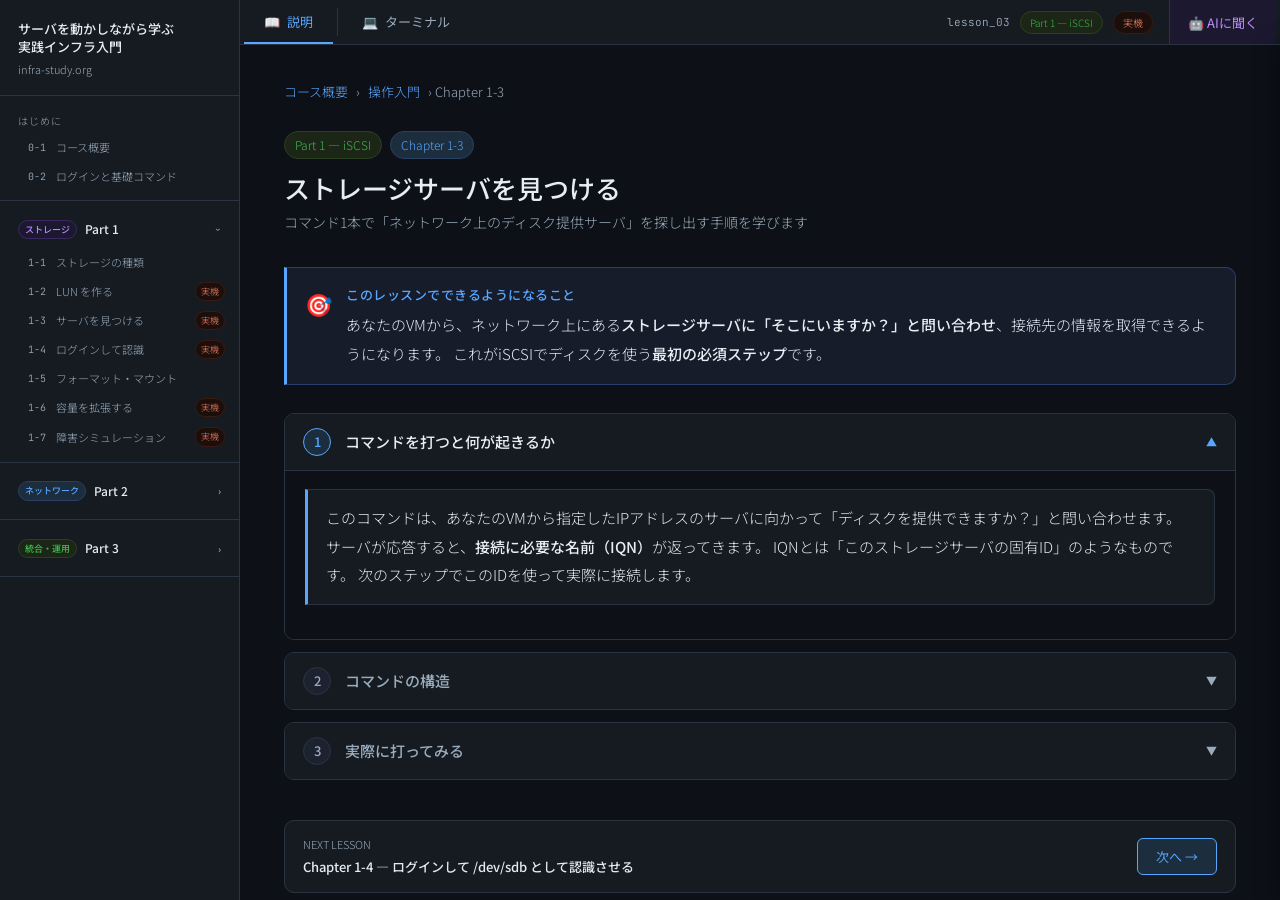
<file: test_iframe.html>
<!DOCTYPE html>
<html lang="ja">
<head>
<meta charset="UTF-8">
<meta name="viewport" content="width=device-width, initial-scale=1.0">
<title>Chapter 1-3 — ストレージサーバを見つける</title>
<link rel="stylesheet" href="style.css">
</head>
<body class="layout-lesson"
      data-page="test_iframe.html"
      data-lesson="Chapter 1-3 iSCSI Discovery">

<div class="sb-main-wrap">

  <!-- タブバー -->
  <div class="tab-bar">
    <button class="tab-btn active" onclick="switchTab('content')" id="tab-content">
      <span class="ti">📖</span> 説明
    </button>
    <div class="tab-divider"></div>
    <button class="tab-btn" onclick="switchTab('terminal')" id="tab-terminal">
      <span class="ti">💻</span> ターミナル
    </button>
    <div class="tab-spacer"></div>
    <div class="tab-meta">
      <span class="tab-chapter">lesson_03</span>
      <span class="tab-badge">Part 1 — iSCSI</span>
      <span class="tab-badge real">実機</span>
    </div>
    <button class="ai-overlay-btn" id="ai-overlay-btn" onclick="toggleAI()">
      🤖 AIに聞く
    </button>
  </div>

  <!-- 説明パネル -->
  <div class="panel active" id="panel-content">
    <div class="content-scroll">

      <div class="breadcrumb">
        <a href="index.html">コース概要</a> ›
        <a href="intro.html">操作入門</a> ›
        Chapter 1-3
      </div>

      <div class="lesson-tags">
        <span class="ltag">Part 1 — iSCSI</span>
        <span class="ltag blue">Chapter 1-3</span>
      </div>
      <h1>ストレージサーバを見つける</h1>
      <p class="subtitle">コマンド1本で「ネットワーク上のディスク提供サーバ」を探し出す手順を学びます</p>

      <div class="purpose-box">
        <span class="purpose-icon">🎯</span>
        <div>
          <div class="purpose-title">このレッスンでできるようになること</div>
          <div class="purpose-body">
            あなたのVMから、ネットワーク上にある<strong>ストレージサーバに「そこにいますか？」と問い合わせ</strong>、接続先の情報を取得できるようになります。
            これがiSCSIでディスクを使う<strong>最初の必須ステップ</strong>です。
          </div>
        </div>
      </div>

      <!-- ステップ1（最初から開いている） -->
      <div class="step-section open">
        <div class="step-header" onclick="toggleStep(this)">
          <span class="step-num">1</span>
          <span class="step-title">コマンドを打つと何が起きるか</span>
          <span class="step-chevron">▼</span>
        </div>
        <div class="step-body">
          <div class="expl">
            このコマンドは、あなたのVMから指定したIPアドレスのサーバに向かって「ディスクを提供できますか？」と問い合わせます。
            サーバが応答すると、<strong>接続に必要な名前（IQN）</strong>が返ってきます。
            IQNとは「このストレージサーバの固有ID」のようなものです。
            次のステップでこのIDを使って実際に接続します。
          </div>
        </div>
      </div>

      <!-- ステップ2（最初は閉じている） -->
      <div class="step-section">
        <div class="step-header" onclick="toggleStep(this)">
          <span class="step-num">2</span>
          <span class="step-title">コマンドの構造</span>
          <span class="step-chevron">▼</span>
        </div>
        <div class="step-body">
          <div class="cmd-block">
            <div class="cmd-header">
              <span class="dot r"></span><span class="dot y"></span><span class="dot g"></span>
              <span>receiver-vm — bash</span>
            </div>
            <div class="cmd-body">
              <span class="cmd-prompt">$ </span>
              <span class="cmd-text">sudo iscsiadm -m discovery -t sendtargets -p 192.168.1.201</span>
            </div>
          </div>
          <div class="expl green">
            成功すると<strong>接続名（IQN）</strong>（例：<code>iqn.2024-01.local:storage</code>）と接続先IPが返ってきます。
            この接続名を使って次のステップ「ログイン（実際に繋ぐ）」に進みます。
          </div>
        </div>
      </div>

      <!-- ステップ3（最初は閉じている） -->
      <div class="step-section">
        <div class="step-header" onclick="toggleStep(this)">
          <span class="step-num">3</span>
          <span class="step-title">実際に打ってみる</span>
          <span class="step-chevron">▼</span>
        </div>
        <div class="step-body">
          <div class="expl">
            「ターミナル」タブに切り替えて、演習VMにログインしてからコマンドを実行してください。<br>
            ターミナルの黒い画面を<strong>クリックしてからキーボード入力</strong>してください。
          </div>
          <button class="goto-terminal" onclick="switchTab('terminal')">
            💻 ターミナルタブを開いて実行する →
          </button>
        </div>
      </div>

      <!-- AIヒント（オーバーレイに移動したため削除） -->

      <div class="next-lesson">
        <div>
          <div class="next-label">NEXT LESSON</div>
          <div class="next-title">Chapter 1-4 — ログインして /dev/sdb として認識させる</div>
        </div>
        <button class="next-btn">次へ →</button>
      </div>

    </div>
  </div>

  <!-- ターミナルパネル -->
  <div class="panel" id="panel-terminal">
    <div class="terminal-wrap">
      <div class="terminal-topbar">
        <div class="terminal-topbar-left">
          <span class="dot r"></span><span class="dot y"></span><span class="dot g"></span>
          <span class="terminal-label">SSH Terminal — 演習VM（Guacamole）</span>
        </div>
        <span class="terminal-hint">
          操作前に画面をクリック &nbsp;|&nbsp;
          キャンセル <kbd>Ctrl</kbd>+<kbd>C</kbd> &nbsp;|&nbsp;
          <button onclick="switchTab('content')"
            style="background:none;border:none;color:var(--accent);cursor:pointer;font-size:11px;font-family:inherit">
            ← 説明タブ
          </button>
        </span>
      </div>
      <iframe class="terminal-iframe"
        src="https://infra-study.org/guacamole/"
        allow="fullscreen">
      </iframe>
    </div>
  </div>

</div>

<!-- AIオーバーレイ -->
<div class="ai-overlay-backdrop" id="ai-overlay-backdrop" onclick="closeAI()"></div>
<div class="ai-overlay-panel" id="ai-overlay-panel">
  <div class="ai-panel-header">
    <div class="ai-panel-title">🤖 AI サポート</div>
    <button class="ai-panel-close" onclick="closeAI()">✕</button>
  </div>
  <div class="ai-panel-lesson" id="ai-panel-lesson">
    現在のレッスン：Chapter 1-3 iSCSI Discovery
  </div>
  <div class="ai-messages" id="ai-messages">
    <div class="ai-msg ai">こんにちは！このレッスンで詰まったことがあれば何でも聞いてください。答えは直接教えませんが、ヒントを出します 😊</div>
  </div>
  <div class="ai-input-area">
    <div class="ai-input-hint">Enter で送信 / Shift+Enter で改行</div>
    <div class="ai-input-row">
      <textarea class="ai-input" id="ai-input" rows="1"
        placeholder="例：コマンドが見つからないと言われます"></textarea>
      <button class="ai-send" id="ai-send" onclick="sendAI()">送信</button>
    </div>
  </div>
</div>

<script src="common.js"></script>
<script src="sidebar.js"></script>
</body>
</html>
</file>
<file: style.css>
@import url('https://fonts.googleapis.com/css2?family=JetBrains+Mono:wght@400;600&family=Noto+Sans+JP:wght@300;400;500&display=swap');

/* ════════════════════════════════
   CSS変数（カラーパレット）
════════════════════════════════ */
:root {
  --bg: #0d1117; --bg2: #161b22; --bg3: #1c2230;
  --border: #2a3441; --text: #e2eaf3; --muted: #9aacbc;
  --accent: #58a6ff; --green: #3fb950; --amber: #d29922;
  --purple: #bc8cff; --coral: #f78166;
  --sidebar-w: 240px;
}

/* ════════════════════════════════
   リセット・ベース
════════════════════════════════ */
* { box-sizing: border-box; margin: 0; padding: 0; }
html, body {
  background: var(--bg); color: var(--text);
  font-family: 'Noto Sans JP', sans-serif; font-weight: 300;
  line-height: 1.7;
}

/* ════════════════════════════════
   レイアウト（サイドバーあり）
════════════════════════════════ */
body.layout-lesson {
  height: 100vh; overflow: hidden; display: flex;
}
body.layout-page {
  min-height: 100vh; display: flex;
}
.sb-main-wrap {
  margin-left: var(--sidebar-w);
  flex: 1; display: flex; flex-direction: column;
}
body.layout-lesson .sb-main-wrap {
  height: 100vh; overflow: hidden;
}

/* ページ用コンテンツラッパー（index・intro共通） */
.page-content {
  flex: 1; overflow-y: auto; padding: 36px 44px 100px;
  max-width: 900px;
  scrollbar-width: thin; scrollbar-color: var(--border) transparent;
}
.page-content::-webkit-scrollbar { width: 4px; }
.page-content::-webkit-scrollbar-thumb { background: var(--border); border-radius: 2px; }

/* ページ用セクション */
.page-section { margin-bottom: 64px; }
.page-eyebrow {
  font-size: 10px; letter-spacing: 0.14em; color: var(--accent);
  text-transform: uppercase; margin-bottom: 8px;
  display: flex; align-items: center; gap: 10px;
}
.page-eyebrow::after { content: ''; flex: 1; height: 1px; background: var(--border); }
.page-h2 { font-size: 22px; font-weight: 500; color: #e6edf3; margin-bottom: 12px; line-height: 1.4; }
.page-h2 span { color: var(--accent); }
.page-lead { font-size: 15px; color: var(--muted); line-height: 1.95; margin-bottom: 20px; }
.page-lead strong { color: var(--text); font-weight: 500; }

/* ════════════════════════════════
   タブバー（レッスンページ用）
════════════════════════════════ */
.tab-bar {
  display: flex; align-items: stretch;
  background: var(--bg2); border-bottom: 1px solid var(--border);
  flex-shrink: 0; padding: 0 4px;
}
.tab-btn {
  display: flex; align-items: center; gap: 7px;
  padding: 0 20px; height: 44px;
  font-size: 13px; font-family: 'Noto Sans JP', sans-serif; font-weight: 400;
  color: var(--muted); background: none; border: none;
  border-bottom: 2px solid transparent;
  cursor: pointer; transition: all 0.15s;
  white-space: nowrap; margin-bottom: -1px;
}
.tab-btn:hover { color: var(--text); background: var(--bg3); }
.tab-btn.active { color: var(--accent); border-bottom-color: var(--accent); }
.tab-btn .ti { font-size: 13px; }
.tab-divider { width: 1px; background: var(--border); margin: 8px 4px; }
.tab-spacer { flex: 1; }
.tab-meta { display: flex; align-items: center; gap: 10px; padding: 0 16px; }
.tab-chapter { font-size: 11px; color: var(--muted); font-family: 'JetBrains Mono', monospace; }
.tab-badge {
  font-size: 10px; padding: 2px 9px; border-radius: 99px;
  background: #1c2616; color: var(--green); border: 1px solid #2a4020;
}
.tab-badge.real { background: #1c0e0a; color: var(--coral); border-color: #3a1a10; }
.tab-badge.blue { background: #1c2d3d; color: var(--accent); border-color: #2a4060; }

/* ════════════════════════════════
   パネル（タブ切り替え）
════════════════════════════════ */
.panel { display: none; flex: 1; overflow: hidden; flex-direction: column; }
.panel.active { display: flex; }
.content-scroll {
  flex: 1; overflow-y: auto; padding: 36px 44px 100px;
  scrollbar-width: thin; scrollbar-color: var(--border) transparent;
}
.content-scroll::-webkit-scrollbar { width: 4px; }
.content-scroll::-webkit-scrollbar-thumb { background: var(--border); border-radius: 2px; }

/* ════════════════════════════════
   共通テキストスタイル
════════════════════════════════ */
.breadcrumb {
  display: flex; align-items: center; gap: 8px;
  font-size: 13px; color: var(--muted); margin-bottom: 28px;
}
.breadcrumb a { color: var(--accent); text-decoration: none; }
.breadcrumb a:hover { text-decoration: underline; }

.lesson-tags { display: flex; gap: 8px; margin-bottom: 12px; }
.ltag { font-size: 12px; padding: 3px 10px; border-radius: 99px; background: #1c2616; color: var(--green); border: 1px solid #2a4020; }
.ltag.blue { background: #1c2d3d; color: var(--accent); border-color: #2a4060; }

h1 { font-size: 26px; font-weight: 500; color: #e6edf3; margin-bottom: 6px; line-height: 1.3; }
h2 { font-size: 22px; font-weight: 500; color: #e6edf3; margin-bottom: 12px; line-height: 1.4; }
.subtitle { font-size: 14px; color: var(--muted); margin-bottom: 32px; }

/* ════════════════════════════════
   目的ボックス
════════════════════════════════ */
.purpose-box {
  display: flex; gap: 14px; align-items: flex-start;
  background: #161c2a; border: 1px solid #2a3d6e; border-left: 3px solid var(--accent);
  border-radius: 0 10px 10px 0; padding: 16px 18px; margin-bottom: 28px;
}
.purpose-icon { font-size: 22px; flex-shrink: 0; margin-top: 1px; }
.purpose-title { font-size: 13px; color: var(--accent); font-weight: 500; margin-bottom: 5px; letter-spacing: 0.04em; }
.purpose-body { font-size: 15px; color: var(--text); line-height: 1.9; }
.purpose-body strong { color: #e6edf3; font-weight: 500; }

/* ════════════════════════════════
   アコーディオン（ステップ形式）
   使い方：
   <div class="step-section open" data-step="1">
     <div class="step-header" onclick="toggleStep(this)">
       <span class="step-num">1</span>
       <span class="step-title">コマンドを打つと何が起きるか</span>
       <span class="step-chevron">▼</span>
     </div>
     <div class="step-body">
       ... 内容 ...
     </div>
   </div>
════════════════════════════════ */
.step-section {
  border: 1px solid var(--border); border-radius: 10px;
  overflow: hidden; margin-bottom: 12px;
}
.step-header {
  display: flex; align-items: center; gap: 14px;
  padding: 14px 18px; cursor: pointer; user-select: none;
  background: var(--bg2); transition: background 0.15s;
}
.step-header:hover { background: var(--bg3); }
.step-num {
  width: 28px; height: 28px; border-radius: 50%; flex-shrink: 0;
  display: flex; align-items: center; justify-content: center;
  font-size: 13px; font-weight: 500;
  background: var(--bg3); border: 1.5px solid var(--border); color: var(--muted);
  transition: all 0.2s;
}
.step-section.open .step-num {
  background: #1c2d3d; border-color: var(--accent); color: var(--accent);
}
.step-title {
  flex: 1; font-size: 15px; font-weight: 500; color: var(--muted);
  transition: color 0.2s;
}
.step-section.open .step-title { color: #e6edf3; }
.step-chevron {
  font-size: 11px; color: var(--muted);
  transition: transform 0.25s; display: inline-block;
}
.step-section.open .step-chevron { transform: rotate(180deg); color: var(--accent); }
.step-body {
  display: none; padding: 18px 20px 20px;
  border-top: 1px solid var(--border); background: var(--bg);
}
.step-section.open .step-body { display: block; }

/* ════════════════════════════════
   説明ボックス（expl）
════════════════════════════════ */
.expl {
  background: var(--bg2); border: 1px solid var(--border); border-left: 3px solid var(--accent);
  border-radius: 0 8px 8px 0; padding: 14px 18px;
  font-size: 15px; color: var(--text); line-height: 1.9; margin-bottom: 14px;
}
.expl.green { border-left-color: var(--green); }
.expl.amber { border-left-color: var(--amber); }
.expl code {
  font-family: 'JetBrains Mono', monospace; font-size: 12px;
  background: #0d1117; border: 1px solid var(--border); padding: 1px 5px;
  border-radius: 4px; color: var(--purple);
}
.expl strong { color: #e6edf3; font-weight: 500; }

/* ════════════════════════════════
   コマンドブロック
════════════════════════════════ */
.cmd-block {
  background: #090d13; border: 1px solid var(--border);
  border-radius: 10px; overflow: hidden; margin-bottom: 14px;
}
.cmd-header {
  display: flex; align-items: center; gap: 8px; padding: 9px 16px;
  background: var(--bg3); border-bottom: 1px solid var(--border);
  font-size: 12px; color: var(--muted); font-family: 'JetBrains Mono', monospace;
}
.dot { width: 10px; height: 10px; border-radius: 50%; }
.dot.r { background: #f85149; } .dot.y { background: #d29922; } .dot.g { background: #3fb950; }
.cmd-body { padding: 16px 18px; }
.cmd-prompt { color: var(--green); font-family: 'JetBrains Mono', monospace; font-size: 14px; user-select: none; }
.cmd-text { color: #e6edf3; font-family: 'JetBrains Mono', monospace; font-size: 14px; font-weight: 600; }
.cmd-comment { font-family: 'JetBrains Mono', monospace; font-size: 12px; color: #3a4a5c; margin-left: 8px; }
.cmd-output { margin-top: 10px; padding-top: 10px; border-top: 1px solid var(--border); font-family: 'JetBrains Mono', monospace; font-size: 13px; color: var(--muted); line-height: 2; }
.cmd-output .hl { color: var(--green); }

/* ════════════════════════════════
   ボタン類
════════════════════════════════ */
.goto-terminal {
  display: inline-flex; align-items: center; gap: 8px;
  padding: 10px 22px; border-radius: 8px; margin-top: 10px;
  background: #1c2d3d; border: 1px solid var(--accent); color: var(--accent);
  font-size: 13px; font-family: 'Noto Sans JP', sans-serif;
  cursor: pointer; transition: all 0.15s;
}
.goto-terminal:hover { background: #1e3550; }

.next-lesson {
  display: flex; align-items: center; justify-content: space-between;
  background: var(--bg2); border: 1px solid var(--border);
  border-radius: 10px; padding: 14px 18px; margin-top: 40px;
}
.next-label { font-size: 11px; color: var(--muted); margin-bottom: 3px; }
.next-title { font-size: 13px; font-weight: 500; color: var(--text); }
.next-btn {
  padding: 8px 18px; border-radius: 6px;
  background: #1c2d3d; border: 1px solid var(--accent); color: var(--accent);
  font-size: 13px; font-family: 'Noto Sans JP', sans-serif;
  cursor: pointer; transition: all 0.15s; white-space: nowrap;
}
.next-btn:hover { background: #1e3550; }

/* ════════════════════════════════
   ターミナルパネル
════════════════════════════════ */
.terminal-wrap { flex: 1; display: flex; flex-direction: column; overflow: hidden; }
.terminal-topbar {
  display: flex; align-items: center; justify-content: space-between;
  padding: 8px 16px; background: var(--bg3); border-bottom: 1px solid var(--border);
  flex-shrink: 0;
}
.terminal-topbar-left { display: flex; align-items: center; gap: 8px; }
.terminal-label { font-size: 12px; color: var(--muted); font-family: 'JetBrains Mono', monospace; }
.terminal-hint { font-size: 11px; color: var(--muted); }
.terminal-hint kbd {
  font-family: 'JetBrains Mono', monospace; font-size: 10px;
  background: var(--bg2); border: 1px solid var(--border);
  border-radius: 3px; padding: 1px 5px; color: var(--text);
}
.terminal-iframe { flex: 1; border: none; width: 100%; }

/* ════════════════════════════════
   ツールチップ
   使い方：
   <span class="tw">
     <span class="tt">用語</span>
     <span class="tb">
       <div class="tb-term">用語 とは</div>
       説明文をここに書く
     </span>
   </span>
════════════════════════════════ */
.tw { position: relative; display: inline; }
.tt {
  border-bottom: 1px dashed var(--accent);
  color: var(--accent); cursor: help;
}
.tb {
  display: none; position: absolute; bottom: calc(100% + 8px); left: 50%;
  transform: translateX(-50%);
  background: #1c2d3d; border: 1px solid #2a4060; border-radius: 8px;
  padding: 10px 14px; font-size: 12px; color: var(--text); line-height: 1.7;
  width: 240px; z-index: 200; pointer-events: none;
  box-shadow: 0 4px 16px rgba(0,0,0,0.5);
}
.tb::after {
  content: ''; position: absolute; top: 100%; left: 50%;
  transform: translateX(-50%);
  border: 6px solid transparent; border-top-color: #2a4060;
}
.tw:hover .tb { display: block; }
.tb-term {
  font-size: 10px; color: var(--accent); font-weight: 500;
  margin-bottom: 4px; letter-spacing: 0.06em; text-transform: uppercase;
}

/* ════════════════════════════════
   AIオーバーレイ
════════════════════════════════ */
.ai-overlay-btn {
  display: flex; align-items: center; gap: 7px;
  padding: 0 18px; height: 44px; flex-shrink: 0;
  background: #1c1830; border: none;
  border-left: 1px solid var(--border);
  color: var(--purple); font-size: 13px;
  font-family: 'Noto Sans JP', sans-serif;
  cursor: pointer; transition: all 0.15s;
  white-space: nowrap;
}
.ai-overlay-btn:hover { background: #231a3d; }
.ai-overlay-btn.active { background: #231a3d; color: #d4b0ff; }

/* オーバーレイ背景 */
.ai-overlay-backdrop {
  display: none; position: fixed;
  inset: 0; z-index: 300;
  background: rgba(0,0,0,0.3);
}
.ai-overlay-backdrop.open { display: block; }

/* AIパネル本体 */
.ai-overlay-panel {
  position: fixed; top: 44px; right: 0;
  width: 380px; height: calc(100vh - 44px);
  background: var(--bg2); border-left: 1px solid var(--border);
  display: flex; flex-direction: column;
  z-index: 400; transform: translateX(100%);
  transition: transform 0.25s ease;
  box-shadow: -4px 0 20px rgba(0,0,0,0.4);
}
.ai-overlay-panel.open { transform: translateX(0); }

.ai-panel-header {
  display: flex; align-items: center; justify-content: space-between;
  padding: 14px 18px; background: #1c1830;
  border-bottom: 1px solid var(--border); flex-shrink: 0;
}
.ai-panel-title {
  display: flex; align-items: center; gap: 8px;
  font-size: 13px; font-weight: 500; color: var(--purple);
}
.ai-panel-close {
  background: none; border: none; color: var(--muted);
  font-size: 18px; cursor: pointer; padding: 2px 6px;
  border-radius: 4px; line-height: 1; transition: all 0.15s;
}
.ai-panel-close:hover { background: var(--bg3); color: var(--text); }

.ai-panel-lesson {
  padding: 8px 18px; background: var(--bg3);
  border-bottom: 1px solid var(--border);
  font-size: 11px; color: var(--muted);
  font-family: 'JetBrains Mono', monospace;
}

.ai-messages {
  flex: 1; overflow-y: auto; padding: 16px;
  display: flex; flex-direction: column; gap: 12px;
  scrollbar-width: thin; scrollbar-color: var(--border) transparent;
}
.ai-msg {
  font-size: 14px; line-height: 1.85; padding: 12px 14px;
  border-radius: 10px; max-width: 95%;
}
.ai-msg.user {
  background: #1c2d3d; color: var(--accent);
  align-self: flex-end; border: 1px solid #2a4060;
  border-radius: 10px 10px 2px 10px;
}
.ai-msg.ai {
  background: var(--bg3); color: var(--text);
  align-self: flex-start; border: 1px solid var(--border);
  border-radius: 10px 10px 10px 2px;
}
.ai-msg.loading { color: var(--muted); font-style: italic; }

.ai-input-area {
  padding: 12px 16px; border-top: 1px solid var(--border);
  background: var(--bg3); flex-shrink: 0;
}
.ai-input-hint {
  font-size: 11px; color: var(--muted); margin-bottom: 8px;
}
.ai-input-row { display: flex; gap: 8px; }
.ai-input {
  flex: 1; background: var(--bg2); border: 1px solid var(--border);
  border-radius: 8px; padding: 9px 12px; color: var(--text);
  font-size: 13px; font-family: 'Noto Sans JP', sans-serif; outline: none;
  resize: none; min-height: 40px; max-height: 100px;
}
.ai-input:focus { border-color: var(--purple); }
.ai-send {
  padding: 9px 16px; border-radius: 8px; flex-shrink: 0;
  background: var(--purple); border: none; color: #0d1117;
  font-size: 13px; font-family: 'Noto Sans JP', sans-serif;
  cursor: pointer; transition: opacity 0.15s; font-weight: 500;
  align-self: flex-end;
}
.ai-send:hover { opacity: 0.85; }
.ai-send:disabled { opacity: 0.4; cursor: not-allowed; }

/* 古いヒントパネルは非表示（後方互換） */
.hint-btn, .hint-panel { display: none !important; }
</file>
<file: chapter.css>
@import url('https://fonts.googleapis.com/css2?family=JetBrains+Mono:wght@400;600&family=Noto+Sans+JP:wght@300;400;500&display=swap');
:root{
  --bg:#0d1117; --bg2:#161b22; --bg3:#1c2230; --border:#2a3441;
  --text:#e2eaf3; --text-strong:#e6edf3; --muted:#9aacbc; --muted-dim:#3a4a5c;
  --accent:#58a6ff; --green:#3fb950; --amber:#d29922; --purple:#bc8cff; --coral:#f78166; --red:#f85149;
  --accent-bg:#1c2d3d; --accent-bg-hi:#1e3550; --accent-border:#2a4060; --accent-text:#8ecbff;
  --green-bg:#1c2616; --green-border:#2a4020; --green-text:#6fd672;
  --amber-bg:#1c1a0d; --amber-border:#3a3010; --amber-text:#d4a236;
  --purple-bg:#1c1830; --purple-border:#3a2860; --purple-text:#c4b5fd;
  --coral-bg:#1c0e0a; --coral-border:#3a1a10; --coral-text:#f9826c;
  --font-sans:'Noto Sans JP',-apple-system,BlinkMacSystemFont,sans-serif;
  --font-mono:'JetBrains Mono','SF Mono',Menlo,Consolas,monospace;
}
*{box-sizing:border-box;margin:0;padding:0}
html,body{background:var(--bg);color:var(--text);font-family:var(--font-sans);font-weight:300;font-size:14px;line-height:1.7}
a{color:var(--accent);text-decoration:none}
a:hover{text-decoration:underline}
strong{color:var(--text-strong);font-weight:500}
code{font-family:var(--font-mono);font-size:12px;background:var(--bg);border:1px solid var(--border);padding:1px 5px;border-radius:4px;color:var(--purple)}
button{font-family:inherit;cursor:pointer;border:none;background:none;color:inherit}
ul{list-style:none}

.site-header{position:sticky;top:0;z-index:50;background:rgba(13,17,23,0.92);border-bottom:1px solid var(--border);backdrop-filter:blur(8px)}
.header-inner{max-width:min(96vw,1800px);margin:0 auto;height:60px;padding:0 24px;display:flex;align-items:center;gap:32px}
.brand{display:flex;align-items:center;gap:10px}
.brand-mark{width:28px;height:28px;border-radius:6px;background:var(--accent-bg);border:1px solid var(--accent-border);display:flex;align-items:center;justify-content:center;font-family:var(--font-mono);font-weight:600;color:var(--accent);font-size:13px}
.brand-text{display:flex;flex-direction:column;line-height:1.15}
.brand-name{font-size:13px;color:var(--text-strong);font-weight:500}
.brand-domain{font-size:11px;color:var(--muted);font-family:var(--font-mono)}
.crumb{font-size:13px;color:var(--muted)}
.crumb .sep{color:var(--muted-dim);margin:0 6px}
.crumb .now{color:var(--text-strong)}
.badge-free{display:inline-flex;align-items:center;font-family:var(--font-mono);font-size:10px;font-weight:600;letter-spacing:0.08em;color:var(--green-text);background:var(--green-bg);border:1px solid var(--green-border);padding:2px 8px;border-radius:99px;margin-right:8px}
.nav-toc{margin-left:auto;font-size:13px;padding:8px 14px;border-radius:6px;background:transparent;border:1px solid var(--border);color:var(--muted);font-weight:400;display:inline-flex;align-items:center;gap:6px}
.nav-toc:hover{background:var(--bg2);color:var(--text-strong);border-color:var(--accent-border)}
.nav-user{margin-left:14px;font-size:12px;color:var(--muted);font-family:var(--font-mono);display:inline-flex;align-items:center;gap:6px;padding:6px 10px;border-radius:99px;background:var(--bg2);border:1px solid var(--border)}
.nav-user .avatar{width:18px;height:18px;border-radius:50%;background:var(--accent);color:var(--bg);font-size:10px;display:flex;align-items:center;justify-content:center;font-weight:600}

.meta-bar{position:sticky;top:60px;z-index:49;border-bottom:1px solid var(--border);background:rgba(22,27,34,0.92);backdrop-filter:blur(8px)}
.meta-inner{max-width:min(96vw,1800px);margin:0 auto;padding:10px 24px;display:flex;align-items:center;gap:18px;font-size:13px}
.progress{display:flex;align-items:center;gap:12px;min-width:280px}
.progress-label{font-family:var(--font-mono);font-size:13px;color:var(--accent);letter-spacing:0.04em;font-weight:600;white-space:nowrap}
.progress-bar{flex:1;height:6px;background:var(--bg3);border-radius:99px;overflow:hidden;border:1px solid var(--border);min-width:120px}
.progress-fill{height:100%;background:linear-gradient(90deg,var(--green) 0%,var(--accent) 100%);border-radius:99px;transition:width 0.3s ease}
.progress-text{font-family:var(--font-mono);font-size:12px;color:var(--muted);white-space:nowrap}
.meta-time{color:var(--muted);font-size:13px}
.meta-progress{margin-left:auto;display:flex;align-items:center;gap:8px;color:var(--muted)}
.meta-progress input[type=checkbox]{width:14px;height:14px;accent-color:var(--accent)}

.pane-wrap{max-width:min(96vw,1800px);margin:0 auto;display:grid;grid-template-columns:75% 25%;min-height:calc(100vh - 60px - 48px)}
.content-pane{padding:32px 28px 40px;border-right:1px solid var(--border)}
.terminal-pane{background:var(--bg2);padding:12px 14px;display:flex;flex-direction:column;gap:10px;position:sticky;top:108px;height:calc(100vh - 108px - 60px);align-self:start;overflow-y:auto}

/* === Chapter hero (h1) — clearly the top of the document === */
.chapter-hero{margin:0 0 32px;padding:0 0 24px;border-bottom:1px solid var(--border);position:relative}
.chapter-hero::after{content:'';position:absolute;left:0;bottom:-1px;width:80px;height:3px;background:var(--accent);border-radius:99px}
.chapter-eyebrow{display:inline-flex;align-items:center;gap:8px;font-family:var(--font-mono);font-size:11px;letter-spacing:0.18em;color:var(--muted);margin-bottom:14px;text-transform:uppercase}
.chapter-eyebrow .chip{background:var(--accent-bg);border:1px solid var(--accent-border);color:var(--accent-text);padding:3px 10px;border-radius:99px;font-weight:600;letter-spacing:0.1em}
.chapter-eyebrow .sep{color:var(--muted-dim)}
.content-pane h1{font-size:36px;font-weight:500;color:var(--text-strong);line-height:1.2;margin:0;letter-spacing:-0.01em}
.chapter-subtitle{margin-top:12px;font-size:14px;color:var(--muted);line-height:1.7;max-width:680px}

/* === Section dividers (h2) — § NN · ENGLISH LABEL eyebrow + larger title + accent line ===
   Strong visual rest point every time a new section begins. */
.content-pane h2{
  font-size:24px;font-weight:500;color:var(--text-strong);
  line-height:1.35;margin:64px 0 20px;padding:0;border:0;
  position:relative;letter-spacing:-0.005em;
}
.content-pane h2::before{
  content:'§ ' attr(data-num) '  ·  ' attr(data-label);
  display:block;
  font-family:var(--font-mono);font-size:13px;font-weight:600;
  letter-spacing:0.16em;color:var(--accent);
  margin-bottom:10px;text-transform:uppercase;
}
.content-pane h2::after{
  content:'';display:block;margin-top:16px;height:1px;
  background:linear-gradient(90deg,var(--accent) 0%,var(--accent-border) 8%,var(--border) 40%,transparent 100%);
}
/* The very first h2 has no eyebrow (immediately follows the hero) — kept simple */
.content-pane h2:not([data-num])::before{display:none}

.content-pane h3{font-size:16px;font-weight:500;color:var(--text-strong);margin:24px 0 10px}
.content-pane h4{font-size:14px;font-weight:500;color:var(--text-strong);margin:18px 0 8px}
.content-pane p{margin:10px 0;line-height:1.8}
.content-pane ul.bullets{padding-left:0;margin:10px 0}
.content-pane ul.bullets li{padding-left:18px;position:relative;margin:6px 0;line-height:1.8}
.content-pane ul.bullets li::before{content:'▸';position:absolute;left:0;color:var(--accent)}

.callout-key{margin:18px 0;padding:12px 16px;background:var(--accent-bg);border-left:3px solid var(--accent);border-radius:0 8px 8px 0;color:var(--text-strong)}
.callout-amber{margin:18px 0;padding:12px 16px;background:var(--amber-bg);border-left:3px solid var(--amber);border-radius:0 8px 8px 0;color:var(--text-strong)}
.callout-coral{margin:18px 0;padding:14px 18px;background:var(--coral-bg);border:1px solid var(--coral-border);border-radius:8px;color:var(--text-strong)}
.callout-coral .coral-badge{display:inline-flex;align-items:center;gap:6px;font-family:var(--font-mono);font-size:11px;text-transform:uppercase;letter-spacing:0.1em;color:var(--coral-text);background:rgba(247,129,102,0.12);padding:3px 10px;border-radius:99px;border:1px solid var(--coral-border);margin-bottom:8px}
.callout-purple{margin:18px 0;padding:14px 18px;background:var(--purple-bg);border-left:3px solid var(--purple);border-radius:0 8px 8px 0;color:var(--text-strong)}

table.meta-table{width:100%;border-collapse:collapse;margin:14px 0;background:var(--bg2);border-radius:8px;overflow:hidden;font-size:13px}
table.meta-table th,table.meta-table td{padding:8px 14px;text-align:left;border-bottom:1px solid var(--border)}
table.meta-table th{color:var(--muted);font-weight:400;width:130px;background:var(--bg3)}
table.meta-table tr:last-child th,table.meta-table tr:last-child td{border-bottom:none}

table.op-table{width:100%;border-collapse:collapse;margin:14px 0;font-size:13px}
table.op-table th,table.op-table td{padding:9px 12px;border-bottom:1px solid var(--border);text-align:left;vertical-align:top}
table.op-table th{color:var(--muted);font-weight:500;background:var(--bg2)}
table.op-table tr:last-child td{border-bottom:none}

table.dir-table{width:100%;border-collapse:collapse;margin:14px 0;font-size:13px}
table.dir-table th,table.dir-table td{padding:9px 12px;border-bottom:1px solid var(--border);text-align:left;vertical-align:top}
table.dir-table th{color:var(--muted);font-weight:500;background:var(--bg2)}
table.dir-table td:first-child code{font-size:13px}
table.dir-table tr:last-child td{border-bottom:none}

.codeblock{position:relative;background:var(--bg);border:1px solid var(--border);border-radius:8px;margin:14px 0;overflow:hidden}
.codeblock-head{background:var(--bg3);padding:6px 12px;border-bottom:1px solid var(--border);display:flex;align-items:center;justify-content:space-between;font-family:var(--font-mono);font-size:11px;color:var(--muted)}
.codeblock pre{padding:14px 16px;font-family:var(--font-mono);font-size:13px;line-height:1.6;color:var(--text);overflow-x:auto}
.codeblock pre .comment{color:var(--muted)}
.codeblock pre .prompt{color:var(--green)}
.codeblock pre .kw{color:var(--purple)}
.codeblock pre .var{color:var(--accent);font-weight:600}
.codeblock pre .perm{color:var(--green-text);font-weight:600}
.codeblock pre .num{color:var(--amber-text);font-weight:600}
.copy-btn{font-family:var(--font-mono);font-size:11px;color:var(--accent);padding:3px 10px;border-radius:4px;border:1px solid var(--accent-border);background:var(--accent-bg)}
.copy-btn:hover{background:var(--accent-bg-hi)}
.copy-btn.copied{color:var(--green);border-color:var(--green-border);background:var(--green-bg)}

.hint{margin:8px 0;border:1px solid var(--border);border-radius:8px;background:var(--bg2);overflow:hidden}
.hint summary{cursor:pointer;padding:10px 14px;list-style:none;display:flex;align-items:center;gap:10px;font-size:13px;color:var(--text-strong)}
.hint summary::-webkit-details-marker{display:none}
.hint summary::before{content:'▸';color:var(--accent);transition:transform 0.15s}
.hint[open] summary::before{transform:rotate(90deg)}
.hint .hint-body{padding:0 14px 14px 32px;color:var(--text);line-height:1.8;font-size:13px;border-top:1px solid var(--border);padding-top:12px;margin-top:0}
.hint.stage1 summary::after{content:'1段';margin-left:auto;font-family:var(--font-mono);font-size:10px;color:var(--accent);background:var(--accent-bg);padding:2px 8px;border-radius:99px}
.hint.stage2 summary::after{content:'2段';margin-left:auto;font-family:var(--font-mono);font-size:10px;color:var(--purple);background:var(--purple-bg);padding:2px 8px;border-radius:99px}
.hint.answer summary::after{content:'答え';margin-left:auto;font-family:var(--font-mono);font-size:10px;color:var(--green);background:var(--green-bg);padding:2px 8px;border-radius:99px}

.fail-safe{margin:18px 0;padding:14px 18px;background:var(--green-bg);border:1px solid var(--green-border);border-radius:8px}
.fail-safe-title{color:var(--green-text);font-weight:500;margin-bottom:8px;display:flex;align-items:center;gap:8px}

.ai-chat-mock{margin:14px 0 22px;border:1px dashed var(--purple-border);border-radius:10px;background:var(--purple-bg);overflow:hidden}
.ai-chat-head{padding:10px 14px;display:flex;align-items:center;gap:10px;border-bottom:1px solid var(--purple-border);background:rgba(28,24,48,0.5)}
.ai-badge{font-family:var(--font-mono);font-size:10px;letter-spacing:0.1em;text-transform:uppercase;color:var(--purple-text);padding:3px 8px;border-radius:99px;background:rgba(188,140,255,0.15);border:1px solid var(--purple-border)}
.ai-chat-title{font-size:13px;color:var(--text-strong);font-weight:500}
.ai-chat-body{padding:14px 16px;font-size:13px;line-height:1.7;color:var(--muted)}
.ai-chat-body p{margin:0 0 12px;color:var(--text)}
.ai-chat-input-mock{display:flex;gap:8px;margin:8px 0 6px}
.ai-chat-input-mock input{flex:1;padding:8px 12px;border-radius:6px;background:var(--bg);border:1px solid var(--border);color:var(--muted-dim);font-family:var(--font-sans);font-size:13px}
.ai-chat-input-mock input:disabled{cursor:not-allowed}
.ai-send-btn{padding:8px 14px;border-radius:6px;background:var(--purple-bg);border:1px solid var(--purple-border);color:var(--purple-text);font-size:12px;cursor:not-allowed;opacity:0.6}
.ai-chat-meta{font-size:11px;color:var(--muted-dim);font-family:var(--font-mono)}

.quiz{margin:18px 0;padding:16px 18px;background:var(--bg2);border:1px solid var(--border);border-radius:10px}
.quiz-title{font-size:13px;color:var(--accent);margin-bottom:6px;font-family:var(--font-mono);letter-spacing:0.04em}
.quiz-q{font-size:14px;color:var(--text-strong);margin-bottom:10px;line-height:1.7}
.quiz-btn{margin-top:10px;padding:8px 16px;border-radius:6px;background:var(--accent-bg);border:1px solid var(--accent-border);color:var(--accent);font-size:13px;font-weight:500}
.quiz-btn:hover{background:var(--accent-bg-hi)}

.chapter-footer{position:fixed;bottom:0;left:0;right:0;z-index:40;background:rgba(22,27,34,0.96);backdrop-filter:blur(8px);border-top:1px solid var(--border);padding:12px 24px;display:flex;align-items:center;gap:12px}
body{padding-bottom:64px}
.foot-btn{font-size:13px;padding:8px 16px;border-radius:6px;background:var(--bg3);border:1px solid var(--border);color:var(--text)}
.foot-btn:hover{background:var(--accent-bg);color:var(--accent);border-color:var(--accent-border)}
.foot-btn.complete{margin:0 auto;background:var(--accent-bg);border-color:var(--accent-border);color:var(--accent);font-weight:500}

.term-head{display:flex;align-items:center;gap:10px;font-size:13px;color:var(--muted);font-family:var(--font-mono);flex-wrap:wrap}
.term-head .label{color:var(--text-strong);font-size:13px}
.term-head .server-status{margin-left:auto;display:inline-flex;align-items:center;gap:5px;font-size:11px;font-family:var(--font-mono);padding:3px 9px;border-radius:99px;background:var(--amber-bg);border:1px solid var(--amber-border);color:var(--amber-text)}
.term-head .server-status .status-dot{width:6px;height:6px;border-radius:50%;background:var(--amber)}
.term-head .server-status.up{background:var(--green-bg);border-color:var(--green-border);color:var(--green-text)}
.term-head .server-status.up .status-dot{background:var(--green)}

/* connect cards (D-017) */
.connect-stack{flex:1;display:flex;flex-direction:column;gap:10px;overflow-y:auto;min-height:0}
.connect-card{background:var(--bg);border:1px solid var(--border);border-radius:10px;padding:16px 18px;position:relative;transition:border-color 0.2s ease}
.connect-card:hover{border-color:var(--accent-border)}
.connect-card.option-a{border-left:3px solid var(--accent)}
.connect-card.option-b{border-left:3px solid var(--purple)}
.connect-card-head{display:flex;align-items:center;gap:9px;margin-bottom:10px;flex-wrap:wrap}
.connect-card-badge{font-family:var(--font-mono);font-size:11px;font-weight:600;letter-spacing:0.06em;padding:3px 9px;border-radius:99px;text-transform:uppercase}
.connect-card.option-a .connect-card-badge{background:var(--accent-bg);border:1px solid var(--accent-border);color:var(--accent)}
.connect-card.option-b .connect-card-badge{background:var(--purple-bg);border:1px solid var(--purple-border);color:var(--purple-text)}
.connect-card-title{font-size:15px;color:var(--text-strong);font-weight:500}
.connect-card-desc{font-size:13px;color:var(--text);line-height:1.7;margin-bottom:12px}
.connect-card-desc strong{color:var(--text-strong);font-weight:600}
.connect-btn{display:flex;align-items:center;justify-content:space-between;gap:8px;width:100%;padding:11px 16px;border-radius:8px;font-size:13.5px;font-weight:500;font-family:var(--font-sans);cursor:pointer;text-decoration:none;transition:background 0.15s}
.connect-btn .arr{font-family:var(--font-mono);opacity:0.7}
.connect-card.option-a .connect-btn{background:var(--accent-bg);border:1px solid var(--accent);color:var(--accent-text)}
.connect-card.option-a .connect-btn:hover{background:var(--accent-bg-hi);text-decoration:none}
.connect-card.option-b .connect-btn{background:var(--purple-bg);border:1px solid var(--purple-border);color:var(--purple-text)}
.connect-card.option-b .connect-btn:hover{background:rgba(188,140,255,0.18);text-decoration:none}
.connect-ssh-cmd{margin-top:10px;background:#090d13;border:1px solid var(--border);border-radius:6px;padding:10px 12px;font-family:var(--font-mono);font-size:12.5px;color:var(--text);display:flex;align-items:center;justify-content:space-between;gap:10px}
.connect-ssh-cmd code{background:transparent;border:0;padding:0;color:var(--green-text);font-size:12.5px;word-break:break-all}
.connect-ssh-cmd .mini-copy{font-family:var(--font-mono);font-size:11px;color:var(--accent);padding:4px 9px;border-radius:4px;border:1px solid var(--accent-border);background:var(--accent-bg);cursor:pointer;flex-shrink:0}
.connect-ssh-cmd .mini-copy.copied{color:var(--green-text);border-color:var(--green-border);background:var(--green-bg)}
.connect-card-meta{font-size:11.5px;color:var(--muted);margin-top:8px;font-family:var(--font-mono);letter-spacing:0.02em}
.connect-pending{font-size:11.5px;color:var(--amber-text);background:var(--amber-bg);border:1px solid var(--amber-border);border-radius:99px;padding:3px 10px;font-family:var(--font-mono);display:inline-block;margin-top:8px}

/* Inline "after connection" flow strip — demoted from card to compact row */
.connect-flow{
  display:flex;align-items:center;gap:6px;flex-wrap:wrap;
  padding:9px 12px;margin-top:2px;
  font-family:var(--font-mono);font-size:11.5px;color:var(--muted);
  border:1px dashed var(--border);border-radius:8px;
  background:rgba(22,27,34,0.5);
}
.connect-flow .flow-label{
  color:var(--accent);font-weight:600;letter-spacing:0.14em;
  text-transform:uppercase;font-size:10px;
  padding-right:4px;border-right:1px solid var(--border);margin-right:4px;
}
.connect-flow .flow-step{display:inline-flex;align-items:center;gap:5px;color:var(--text)}
.connect-flow .flow-num{
  display:inline-flex;align-items:center;justify-content:center;
  width:17px;height:17px;border-radius:50%;
  background:var(--bg);border:1px solid var(--accent-border);
  color:var(--accent);font-size:10px;font-weight:600;
}
.connect-flow .flow-arr{color:var(--muted-dim);font-weight:600}

/* connect banner — connect.html へ誘導する小バナー（接続カード本体は別ページに切り出し済） */
.connect-banner{display:flex;align-items:center;gap:10px;background:var(--bg);border:1px solid var(--border);border-left:3px solid var(--accent);border-radius:8px;padding:11px 13px;color:var(--text);text-decoration:none;font-size:13px;transition:border-color 0.2s ease,background 0.2s ease}
.connect-banner:hover{border-color:var(--accent);background:var(--accent-bg);text-decoration:none}
.connect-banner .banner-icon{font-size:15px;line-height:1}
.connect-banner .banner-text{flex:1;color:var(--text-strong);font-weight:500}
.connect-banner .banner-sub{display:block;font-size:11px;color:var(--muted);font-weight:400;margin-top:2px;letter-spacing:0.01em}
.connect-banner .banner-arr{color:var(--accent);font-weight:600;font-family:var(--font-mono)}

/* ── 右ペイン v4 拡張スロット (詳細は _ui-wireframe.md 第 12 節) ── */
/* 右ペイン内コードブロックは縮小 + 横スクロール（journalctl / PromQL / ip route 等の長行対策） */
.terminal-pane code{font-size:11px}
.terminal-pane .codeblock pre{font-size:11px;overflow-x:auto;white-space:pre}

/* checklist のフェーズ折りたたみ（項目 7+ の章で使用 / Part 1 は未使用） */
.checklist details{margin-top:10px;border-top:1px dashed var(--border);padding-top:8px}
.checklist details summary{font-size:11.5px;color:var(--muted);cursor:pointer;padding:3px 0;font-family:var(--font-mono);letter-spacing:0.05em;list-style:none}
.checklist details summary::-webkit-details-marker{display:none}
.checklist details summary::before{content:"▶ ";color:var(--muted-dim);font-size:10px;margin-right:4px}
.checklist details[open] summary::before{content:"▼ ";color:var(--accent)}
.checklist details summary:hover{color:var(--accent)}

/* Part 別チートシートカード（Part 2+ で .cheat-slot 内に追加 / Part 1 は空のため非表示） */
.cheat-slot{margin-top:14px;display:flex;flex-direction:column;gap:10px}
.cheat-slot:empty{display:none}
.cheat-card{background:var(--bg);border:1px solid var(--border);border-left:3px solid var(--purple);border-radius:8px;padding:11px 13px}
.cheat-card-head{display:flex;align-items:center;gap:8px;margin-bottom:8px;flex-wrap:wrap}
.cheat-card-badge{font-family:var(--font-mono);font-size:10px;font-weight:600;letter-spacing:0.08em;padding:2px 8px;border-radius:99px;background:var(--purple-bg);border:1px solid var(--purple-border);color:var(--purple-text)}
.cheat-card-title{font-size:12.5px;color:var(--text-strong);font-weight:500}
.cheat-card-body{font-size:11.5px;color:var(--text);line-height:1.75}
.cheat-card-body code{font-size:10.5px}
/* Ch8 修了演習用 variant（is-error = 3 大エラー / is-vim = vim キー） */
.cheat-card.is-error{border-left-color:var(--coral)}
.cheat-card.is-error .cheat-card-badge{background:var(--coral-bg);border-color:var(--coral-border);color:var(--coral)}
.cheat-card.is-vim{border-left-color:var(--accent)}
.cheat-card.is-vim .cheat-card-badge{background:var(--accent-bg);border-color:var(--accent-border);color:var(--accent-text)}
.cheat-table{width:100%;border-collapse:collapse;font-size:11px;table-layout:fixed}
.cheat-table th,.cheat-table td{padding:4px 6px;border-bottom:1px solid var(--border);vertical-align:top;word-break:break-all;text-align:left}
.cheat-table th{color:var(--muted);font-weight:500;letter-spacing:0.04em;font-size:10.5px;text-transform:uppercase}
.cheat-table code{font-size:10.5px;background:none;border:none;padding:0;color:var(--purple)}
.cheat-table tr:last-child td{border-bottom:none}

.checklist{background:var(--bg);border:1px solid var(--border);border-radius:8px;padding:14px}
.checklist.prominent{background:var(--accent-bg);border-color:var(--accent-border)}
.checklist-head{display:flex;align-items:center;justify-content:space-between;margin-bottom:10px}
.checklist-title{font-size:12px;color:var(--accent);text-transform:uppercase;letter-spacing:0.1em;font-family:var(--font-mono)}
.checklist-progress{font-family:var(--font-mono);font-size:12px;color:var(--accent);font-weight:600}
.checklist-progress.done{color:var(--green)}
.checklist-item{display:flex;align-items:center;gap:8px;padding:3px 0;font-size:12.5px;color:var(--text);line-height:1.5}
.checklist-item input{accent-color:var(--green)}
.checklist-item.done{color:var(--muted);text-decoration:line-through}

.modal-backdrop{display:none;position:fixed;inset:0;background:rgba(0,0,0,0.7);z-index:100;align-items:center;justify-content:center;padding:24px;backdrop-filter:blur(4px)}
.modal-backdrop.open{display:flex}
.modal{max-width:680px;width:100%;background:var(--bg2);border:1px solid var(--border);border-radius:12px;padding:24px;max-height:80vh;overflow-y:auto;box-shadow:0 20px 60px rgba(0,0,0,0.6)}
.modal-title{font-size:18px;font-weight:500;color:var(--text-strong);margin-bottom:14px;display:flex;align-items:center;gap:10px}
.modal-title::before{content:'✓';color:var(--green);font-family:var(--font-mono)}
.modal-body{font-size:13px;line-height:1.8;color:var(--text)}
.modal-body ul{list-style:none;padding:0;margin:10px 0}
.modal-body ul li{padding:4px 0 4px 16px;position:relative}
.modal-body ul li::before{content:'•';position:absolute;left:0;color:var(--accent)}
.modal-body table{width:100%;border-collapse:collapse;margin:10px 0;font-size:13px}
.modal-body table th,.modal-body table td{padding:7px 10px;border-bottom:1px solid var(--border);text-align:left}
.modal-body table th{color:var(--muted);font-weight:500;background:var(--bg3)}
.modal-close{margin-top:18px;padding:8px 18px;border-radius:6px;background:var(--bg3);border:1px solid var(--border);color:var(--text);font-size:13px;cursor:pointer}
.modal-close:hover{background:var(--accent-bg);color:var(--accent);border-color:var(--accent-border)}

.step-num{color:var(--accent);font-weight:600;margin-right:6px;font-size:18px;line-height:1;vertical-align:-1px}

/* === Step section — each numbered exercise step is a clearly-bounded "phase" card ===
   Pattern: lifted bg (--bg3, 2 steps from page bg) + 3px accent left-stripe (system signature)
            + full-width colored header bar with STEP NN / 09 eyebrow                       */
.step-section{
  position:relative;
  margin:20px 0;
  padding:48px 22px 20px;
  background:var(--bg3);
  border:1px solid var(--accent-border);
  border-left:3px solid var(--accent);
  border-radius:0 10px 10px 0;
  transition:border-color 0.2s ease,transform 0.2s ease;
}
.step-section + .step-section{margin-top:18px}
.step-section::before{
  content:'STEP ' attr(data-step) ' / ' attr(data-total);
  position:absolute;
  top:0;left:0;right:0;
  padding:8px 18px;
  background:var(--accent-bg);
  border-bottom:1px solid var(--accent-border);
  border-radius:0 7px 0 0;
  font-family:var(--font-mono);
  font-size:11px;
  font-weight:600;
  letter-spacing:0.14em;
  color:var(--accent-text);
  text-transform:uppercase;
  z-index:2;
}
/* small "tie" between consecutive steps so the eye follows the flow */
.step-section:not(:last-of-type)::after{
  content:'';
  position:absolute;
  left:-3px;
  bottom:-19px;
  width:3px;
  height:20px;
  background:var(--accent);
  opacity:0.4;
  z-index:1;
}
.step-section > h3.step-title{
  margin:0 0 12px;
  padding:0;
  border:0;
  font-size:17px;
  color:var(--text-strong);
  font-weight:500;
  line-height:1.45;
}
.step-section > h3.step-title code{font-size:14px}
.step-section > *:last-child{margin-bottom:0}
.step-section > p{margin:10px 0}
.step-section .codeblock{margin:12px 0;background:#0a0e14}
.step-section .callout-key,
.step-section .callout-amber,
.step-section .callout-coral,
.step-section .callout-purple{margin:12px 0}

/* Start step — green "START" header */
.step-section.step-start{border-left-color:var(--green);border-color:var(--green-border)}
.step-section.step-start::before{
  content:'START · 接続';
  background:var(--green-bg);
  border-bottom-color:var(--green-border);
  color:var(--green-text);
}
.step-section.step-start:not(:last-of-type)::after{background:var(--green)}

/* Reward (final) step — purple "GOAL" header */
.step-section.step-reward{border-left-color:var(--purple);border-color:var(--purple-border)}
.step-section.step-reward::before{
  content:'GOAL · STEP ' attr(data-step) ' / ' attr(data-total);
  background:var(--purple-bg);
  border-bottom-color:var(--purple-border);
  color:var(--purple-text);
}

@media (max-width:600px){
  .step-section{padding:42px 14px 16px}
  .step-section::before{padding:7px 12px;font-size:10px}
}

.obj-intro{font-size:14.5px;color:var(--text);font-weight:400;line-height:1.85;margin:14px 0 6px}
.obj-intro strong{color:var(--text-strong);font-weight:600}
.objective-grid{display:grid;grid-template-columns:repeat(4,1fr);gap:14px;margin:18px 0 6px;position:relative}
.obj-card{position:relative;background:linear-gradient(180deg,var(--bg2) 0%,var(--bg3) 100%);border:1px solid var(--border);border-radius:14px;padding:20px 14px 16px;display:flex;flex-direction:column;align-items:center;text-align:center;gap:11px;transition:transform 0.2s ease,border-color 0.2s ease,box-shadow 0.2s ease}
.obj-card:hover{border-color:var(--accent-border);transform:translateY(-2px);box-shadow:0 6px 24px rgba(88,166,255,0.08)}
.obj-icon{width:100%;min-height:84px;color:var(--text);background:var(--bg);border:1px solid var(--accent-border);border-radius:8px;padding:9px 9px;display:flex;flex-direction:column;align-items:stretch;justify-content:center;gap:4px;font-family:var(--font-mono);font-size:10.5px;line-height:1.5;letter-spacing:0;text-align:left;overflow:hidden;transition:border-color 0.2s ease,background 0.2s ease;position:relative}
.obj-icon::before{content:'';position:absolute;top:0;left:0;right:0;height:14px;background:linear-gradient(180deg,var(--bg3) 0%,transparent 100%);opacity:0.55;pointer-events:none}
.obj-icon .op-line{display:flex;align-items:center;gap:5px;white-space:nowrap;overflow:hidden;text-overflow:ellipsis}
.obj-icon .op-prompt{color:var(--green);font-weight:600}
.obj-icon .op-cmd{color:var(--purple);font-weight:600}
.obj-icon .op-var{color:var(--accent);font-weight:600}
.obj-icon .op-eq{color:var(--text);opacity:0.7}
.obj-icon .op-value{color:var(--green-text)}
.obj-icon .op-hint{color:var(--muted);font-size:10px;letter-spacing:0.04em}
.obj-icon .op-arrow{color:var(--accent);font-weight:600;font-size:13px}
.obj-icon .op-file{color:var(--text-strong)}
.obj-icon .op-perm{color:var(--green-text);font-weight:600;letter-spacing:0.5px}
.obj-icon .op-perm-blocked{color:var(--coral-text);font-weight:600;letter-spacing:0.5px}
.obj-icon .op-num{color:var(--amber-text);font-weight:600}
.obj-card:hover .obj-icon{border-color:var(--accent);background:#0a0f16}
.obj-verb{font-size:19px;color:var(--text-strong);font-weight:500;letter-spacing:0.08em;margin:0;line-height:1.2}
.obj-desc{font-size:13.5px;color:var(--text);font-weight:400;line-height:1.65;margin:0;min-height:46px;display:flex;align-items:center;justify-content:center}
.obj-cmds{margin-top:auto;font-family:var(--font-mono);font-size:13.5px;font-weight:600;letter-spacing:0.08em;color:var(--text-strong);background:var(--accent-bg-hi);border:1px solid var(--accent);border-radius:99px;padding:7px 16px;white-space:nowrap}
.obj-card:not(:last-child)::after{content:'';position:absolute;right:-10px;top:50%;width:10px;height:10px;transform:translateY(-50%) rotate(45deg);border-top:2px solid var(--accent);border-right:2px solid var(--accent);z-index:2}

/* permission decoder (-rwxr-xr-- 分解図) */
.perm-decoder{background:var(--bg);border:1px solid var(--border);border-radius:10px;padding:18px 16px;margin:18px 0;font-family:var(--font-mono)}
.perm-decoder-string{font-size:32px;letter-spacing:8px;color:var(--text-strong);text-align:center;font-weight:600;margin-bottom:14px}
.perm-decoder-string .pd-type{color:var(--muted)}
.perm-decoder-string .pd-user{color:var(--accent)}
.perm-decoder-string .pd-group{color:var(--purple-text)}
.perm-decoder-string .pd-other{color:var(--green-text)}
.perm-decoder-arrows{display:grid;grid-template-columns:1fr 3fr 3fr 3fr;gap:6px;font-size:11px;color:var(--muted);text-align:center;margin-bottom:6px}
.perm-decoder-labels{display:grid;grid-template-columns:1fr 3fr 3fr 3fr;gap:6px;font-size:12px;text-align:center}
.perm-decoder-labels > div{padding:6px 4px;border-radius:6px;border:1px solid var(--border);font-family:var(--font-sans);font-weight:500}
.perm-decoder-labels .pdl-type{color:var(--muted)}
.perm-decoder-labels .pdl-user{color:var(--accent);background:var(--accent-bg);border-color:var(--accent-border)}
.perm-decoder-labels .pdl-group{color:var(--purple-text);background:var(--purple-bg);border-color:var(--purple-border)}
.perm-decoder-labels .pdl-other{color:var(--green-text);background:var(--green-bg);border-color:var(--green-border)}

/* numeric chmod calculator */
.chmod-calc{background:var(--bg);border:1px solid var(--border);border-radius:10px;padding:16px;margin:14px 0;font-family:var(--font-mono);font-size:13px}
.chmod-calc-row{display:grid;grid-template-columns:80px 1fr 1fr 1fr 60px;gap:8px;align-items:center;padding:6px 0;border-bottom:1px dashed var(--border)}
.chmod-calc-row:last-child{border-bottom:none;margin-top:6px;padding-top:10px;border-top:1px solid var(--accent-border)}
.chmod-calc-row .ccl{color:var(--muted);font-size:12px}
.chmod-calc-row .ccc{text-align:center;color:var(--text-strong)}
.chmod-calc-row .ccc.r{color:var(--accent)}
.chmod-calc-row .ccc.w{color:var(--purple-text)}
.chmod-calc-row .ccc.x{color:var(--green-text)}
.chmod-calc-row .ccc.off{color:var(--muted-dim)}
.chmod-calc-row .cct{color:var(--amber-text);font-weight:600;text-align:right}

@media (max-width:1400px){
  .objective-grid{grid-template-columns:repeat(2,1fr);gap:14px 18px}
  .obj-card:nth-child(2)::after{display:none}
}
@media (max-width:1100px){
  .pane-wrap{grid-template-columns:1fr}
  .content-pane{border-right:none}
  .terminal-pane{position:static;height:auto;min-height:340px;border-top:1px solid var(--border)}
  .perm-decoder-string{font-size:22px;letter-spacing:4px}
}
@media (max-width:600px){
  .objective-grid{grid-template-columns:1fr}
  .obj-card::after{display:none}
  .perm-decoder-string{font-size:18px;letter-spacing:2px}
}
</file>
